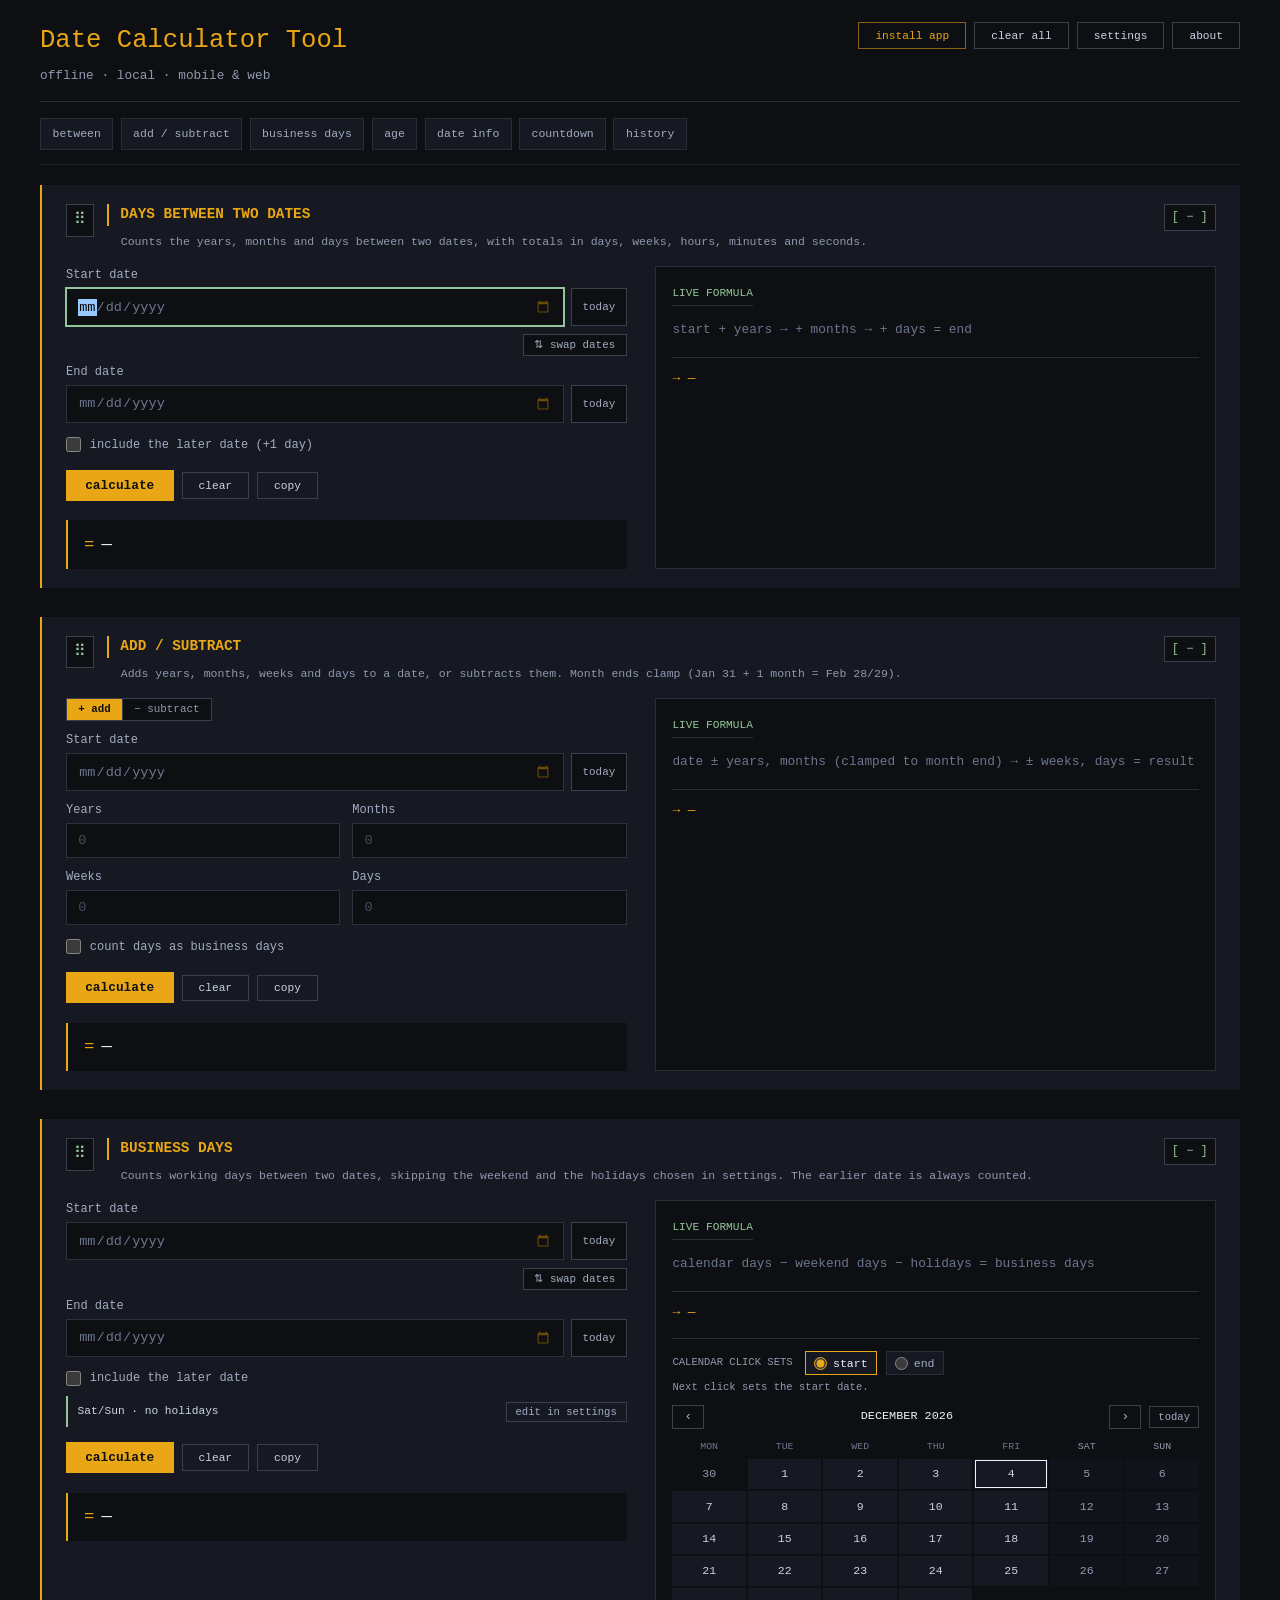
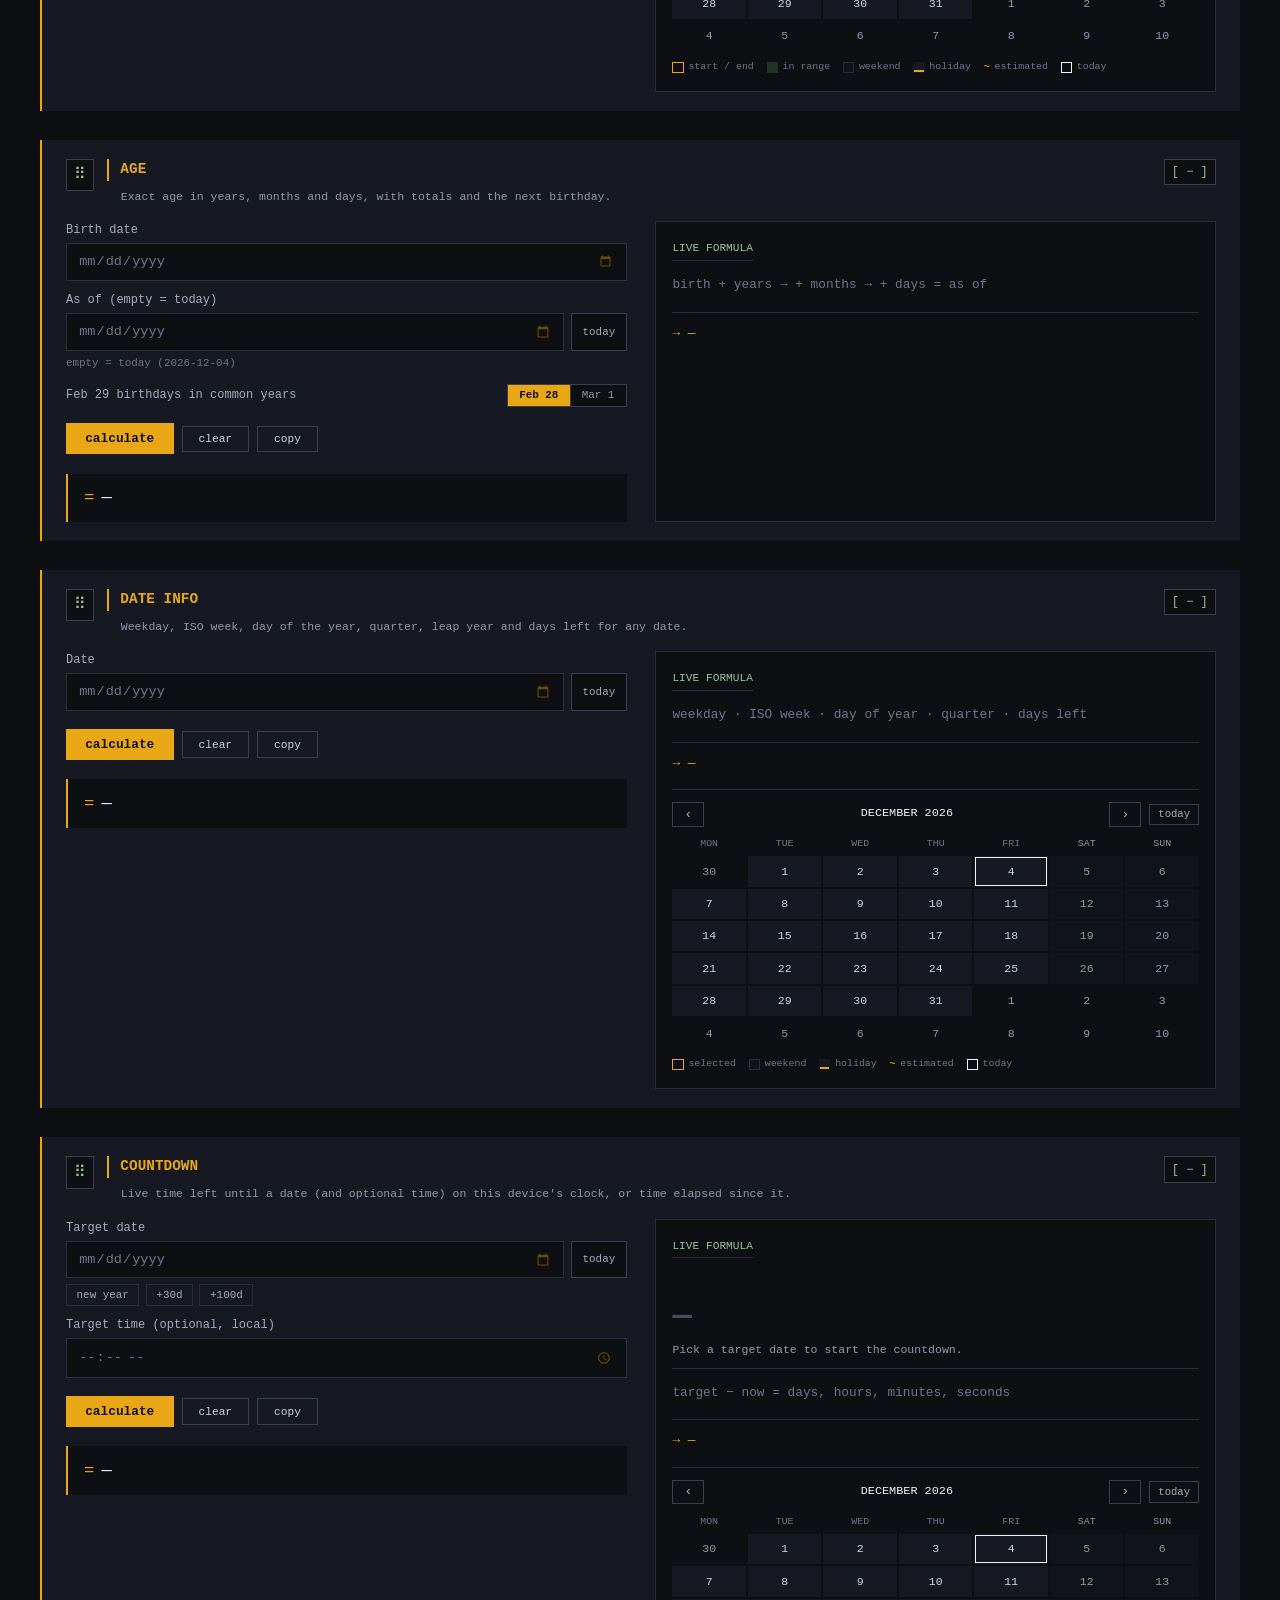
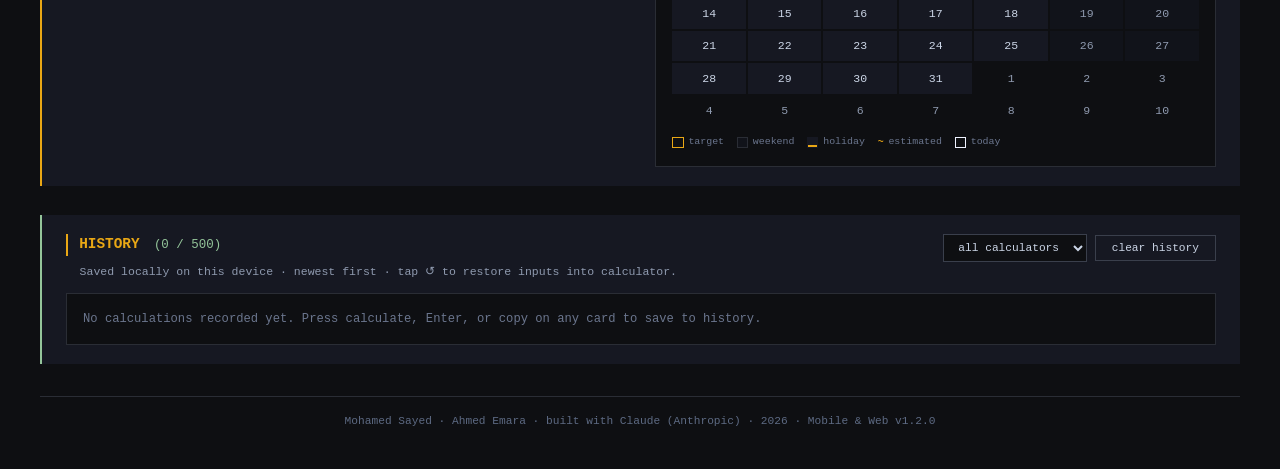
<file: mobile/index.html>
<!DOCTYPE html>
<html lang="en">
<head>
  <meta charset="UTF-8">
  <meta http-equiv="Content-Security-Policy" content="default-src 'none'; style-src 'sha256-btVhxZdJo7m0Rreuf9XyFMycrSmpAYF+hU7ws++6afk='; script-src 'sha256-hXB1Yb/hh84x5P/6+2RWG8NAHGyGAS88KON8Zvfegls='; worker-src 'self'; child-src 'self'; img-src 'self' data:; manifest-src 'self'; connect-src 'self' https://api.github.com; object-src 'none'; base-uri 'none'; form-action 'none';">
  <meta name="viewport" content="width=device-width, initial-scale=1.0, viewport-fit=cover">
  <meta name="theme-color" content="#0E0F12">
  <meta name="color-scheme" content="dark">
  <meta name="referrer" content="no-referrer">
  <meta name="mobile-web-app-capable" content="yes">
  <meta name="apple-mobile-web-app-capable" content="yes">
  <meta name="apple-mobile-web-app-status-bar-style" content="black-translucent">
  <meta name="apple-mobile-web-app-title" content="Date Tool">
  <meta name="application-name" content="Date Tool">
  <meta name="description" content="Offline date calculator: days between dates, add or subtract, business days with weekends and holidays, age, date info and countdown, with local history for iPhone, Android, and desktop browsers.">
  <title>Date Calculator Tool • Mobile</title>
  <link rel="manifest" href="./manifest.webmanifest">
  <link rel="apple-touch-icon" sizes="180x180" href="./icons/apple-touch-icon.png">
  <link rel="icon" type="image/png" sizes="64x64" href="[data-uri]">
  <style>
* {
  margin: 0;
  padding: 0;
  box-sizing: border-box;
}

html {
  scroll-behavior: smooth;
}

body {
  background: #0E0F12;
  font-family: 'SF Mono', 'Fira Code', 'Cascadia Code', 'JetBrains Mono', monospace;
  line-height: 1.5;
  color: #e2e4e8;
  padding: 2rem 1rem;
}

.hidden {
  display: none !important;
}

.app {
  max-width: 1200px;
  margin: 0 auto;
}

.header {
  margin-bottom: 1rem;
  border-bottom: 1px solid #2a2d35;
  padding-bottom: 1rem;
}

.header-row {
  display: flex;
  justify-content: space-between;
  gap: 1rem;
  align-items: flex-start;
}

.header h1 {
  font-size: 1.6rem;
  font-weight: 500;
  letter-spacing: 0;
  color: #E9A715;
}

.header p {
  font-size: 0.8rem;
  color: #8f9aaf;
  margin-top: 0.3rem;
}

.header-actions {
  display: flex;
  gap: 0.5rem;
  flex-wrap: wrap;
  justify-content: flex-end;
}

.quick-nav {
  display: flex;
  gap: 0.45rem;
  flex-wrap: wrap;
  padding: 0 0 0.85rem 0;
  margin-bottom: 1.25rem;
  border-bottom: 1px solid #1e222d;
}

.quick-link {
  background: #161822;
  border: 1px solid #2a2d35;
  color: #a3adc2;
  text-decoration: none;
  font-family: 'SF Mono', 'Fira Code', 'Cascadia Code', 'JetBrains Mono', monospace;
  font-size: 0.72rem;
  padding: 0.42rem 0.72rem;
  white-space: nowrap;
  flex-shrink: 0;
  transition: border-color 0.1s ease, color 0.1s ease;
}

.quick-link:hover,
.quick-link:focus-visible {
  border-color: #E9A715;
  color: #E9A715;
  outline: none;
}

.calc-section {
  background: #161822;
  margin-bottom: 1.8rem;
  padding: 1.2rem 1.5rem;
  border-left: 2px solid #E9A715;
  scroll-margin-top: 1rem;
  transition: border-left-color 0.12s ease, background 0.12s ease;
}

.calc-section:hover {
  border-left-color: #94C59A;
}

.calc-section.card-restored {
  border-left-color: #94C59A;
  background: #1b202d;
  box-shadow: inset 0 0 0 1px rgba(148, 197, 154, 0.45);
}

.update-banner {
  background: #161822;
  border: 1px solid #3a3f4c;
  border-left: 3px solid #94C59A;
  padding: 0.75rem 1rem;
  margin-bottom: 1.1rem;
  display: flex;
  align-items: center;
  justify-content: space-between;
  gap: 0.85rem;
  flex-wrap: wrap;
}

.update-banner-text {
  font-size: 0.78rem;
  color: #eef2ff;
}

.update-banner-actions {
  display: flex;
  align-items: center;
  gap: 0.45rem;
  flex-wrap: wrap;
}

.update-action-btn {
  padding: 0.34rem 0.75rem;
  font-size: 0.7rem;
}

.calc-grid {
  display: grid;
  grid-template-columns: 1fr 1fr;
  gap: 1.8rem;
}

.left-panel {
  display: flex;
  flex-direction: column;
}

.section-title-row {
  display: flex;
  justify-content: space-between;
  align-items: center;
  gap: 0.75rem;
  flex-wrap: wrap;
  margin-bottom: 0.45rem;
}

.section-title {
  font-size: 0.9rem;
  font-weight: 600;
  letter-spacing: 0;
  text-transform: uppercase;
  color: #E9A715;
  margin-bottom: 0.45rem;
  border-left: 2px solid #E9A715;
  padding-left: 0.7rem;
}

.section-title-row .section-title {
  margin-bottom: 0;
}

.section-subtitle {
  font-size: 0.72rem;
  color: #8f9aaf;
  margin-bottom: 1rem;
  padding-left: 0.85rem;
}

.input-row {
  margin-bottom: 0.65rem;
}

.input-row label {
  display: block;
  font-size: 0.75rem;
  font-weight: 500;
  color: #a3adc2;
  margin-bottom: 0.25rem;
  letter-spacing: 0;
}

.input-row input {
  width: 100%;
  background: #0E0F12;
  border: 1px solid #2d313c;
  border-radius: 0;
  padding: 0.55rem 0.7rem;
  font-size: 0.85rem;
  font-family: 'SF Mono', monospace;
  color: #eef2ff;
  outline: none;
  transition: border-color 0.1s ease, box-shadow 0.1s ease;
}

.input-row input:focus {
  border-color: #94C59A;
  box-shadow: 0 0 0 1px #94C59A;
}

.input-row input::placeholder {
  color: #454c5e;
}

.swap-row {
  display: flex;
  justify-content: flex-end;
  margin: -0.15rem 0 0.45rem 0;
}

.swap-btn {
  background: #0E0F12;
  border: 1px solid #3a3f4c;
  color: #a3adc2;
  font-family: 'SF Mono', monospace;
  font-size: 0.68rem;
  padding: 0.22rem 0.65rem;
  cursor: pointer;
  transition: border-color 0.1s ease, color 0.1s ease;
}

.swap-btn:hover {
  border-color: #E9A715;
  color: #E9A715;
}

.mode-toggle {
  display: inline-flex;
  border: 1px solid #3a3f4c;
  background: #0E0F12;
}

.mode-btn {
  background: transparent;
  border: none;
  color: #8f9aaf;
  font-family: 'SF Mono', monospace;
  font-size: 0.68rem;
  padding: 0.28rem 0.7rem;
  cursor: pointer;
  transition: background 0.1s ease, color 0.1s ease;
}

.mode-btn + .mode-btn {
  border-left: 1px solid #3a3f4c;
}

.mode-btn:hover {
  color: #eef2ff;
}

.mode-btn.active {
  background: #E9A715;
  color: #0E0F12;
  font-weight: 600;
}

.button-group {
  display: flex;
  gap: 0.5rem;
  align-items: center;
  margin: 0.5rem 0 1rem 0;
  flex-wrap: wrap;
}

.calc-btn {
  background: #E9A715;
  border: none;
  color: #0E0F12;
  font-family: 'SF Mono', monospace;
  font-weight: 600;
  font-size: 0.8rem;
  padding: 0.5rem 1.2rem;
  cursor: pointer;
  width: auto;
  letter-spacing: 0;
  transition: opacity 0.1s ease;
}

.calc-btn:hover {
  opacity: 0.9;
}

.reset-btn,
.copy-btn,
.utility-btn {
  background: transparent;
  border: 1px solid #3a3f4c;
  color: #cbd5e6;
  font-family: 'SF Mono', monospace;
  font-size: 0.7rem;
  padding: 0.4rem 1rem;
  cursor: pointer;
  transition: border-color 0.1s ease, color 0.1s ease;
}

.reset-btn:hover,
.copy-btn:hover,
.utility-btn:hover {
  border-color: #E9A715;
  color: #E9A715;
}

.copy-btn.copied {
  border-color: #94C59A;
  color: #94C59A;
}

.result {
  background: #0E0F12;
  border-left: 2px solid #E9A715;
  padding: 0.7rem 1rem;
  font-size: 1.08rem;
  font-family: monospace;
  margin-top: 0.2rem;
  word-break: break-word;
  color: #eef2ff;
}

.result-prefix {
  color: #E9A715;
  margin-right: 0.45rem;
}

.error-text {
  color: #E9A715;
}

.right-panel {
  background: #0E0F12;
  padding: 1rem;
  border: 1px solid #2a2d35;
  font-size: 0.8rem;
}

.formula-title {
  font-size: 0.7rem;
  text-transform: uppercase;
  color: #94C59A;
  letter-spacing: 0;
  margin-bottom: 0.8rem;
  border-bottom: 1px solid #2a2d35;
  display: inline-block;
  padding-bottom: 0.2rem;
}

.live-formula {
  font-family: monospace;
  line-height: 1.7;
  color: #cbd5e6;
}

.live-result {
  margin-top: 1rem;
  padding-top: 0.7rem;
  border-top: 1px solid #2a2d35;
  color: #E9A715;
  font-weight: 500;
}

/* Persistent History Tape */
.history-section {
  border-left-color: #94C59A;
}

.history-header {
  display: flex;
  justify-content: space-between;
  align-items: flex-start;
  gap: 1rem;
  flex-wrap: wrap;
  margin-bottom: 0.8rem;
}

.history-count {
  color: #94C59A;
  font-weight: 500;
  font-size: 0.78rem;
  margin-left: 0.35rem;
}

.history-subtitle {
  margin-bottom: 0;
}

.history-actions {
  display: flex;
  align-items: center;
  gap: 0.5rem;
  flex-wrap: wrap;
}

.confirm-group {
  display: inline-flex;
  align-items: center;
  gap: 0.45rem;
  flex-wrap: wrap;
}

.confirm-label {
  font-size: 0.72rem;
  color: #E9A715;
}

.confirm-yes-btn {
  padding: 0.38rem 0.85rem;
  font-size: 0.7rem;
}

/* History read-only banner (A3) */
.history-readonly {
  display: flex;
  align-items: center;
  justify-content: space-between;
  flex-wrap: wrap;
  gap: 0.6rem 0.9rem;
  background: #161822;
  border: 1px solid #3a3f4c;
  border-left: 3px solid #E9A715;
  padding: 0.7rem 0.9rem;
  margin-bottom: 0.8rem;
}

.history-readonly-text {
  display: flex;
  flex-direction: column;
  gap: 0.2rem;
  flex: 1 1 16rem;
  min-width: 0;
}

.history-readonly-title {
  font-size: 0.78rem;
  color: #eef2ff;
}

.history-readonly-detail {
  font-size: 0.7rem;
  color: #a3adc2;
}

.history-readonly-actions {
  display: flex;
  align-items: center;
  flex-wrap: wrap;
  gap: 0.45rem;
}

.reset-btn:disabled,
.copy-btn:disabled,
.calc-btn:disabled {
  opacity: 0.4;
  cursor: default;
}

.reset-btn:disabled:hover {
  border-color: #3a3f4c;
  color: #cbd5e6;
}

.history-list {
  background: #0E0F12;
  border: 1px solid #2a2d35;
  max-height: 320px;
  overflow-y: auto;
}

.history-empty {
  padding: 1rem;
  font-size: 0.76rem;
  color: #6b768e;
}

.history-item {
  display: flex;
  justify-content: space-between;
  align-items: center;
  gap: 0.8rem;
  padding: 0.6rem 0.9rem;
  border-bottom: 1px solid #1e222d;
  font-size: 0.78rem;
  flex-wrap: wrap;
}

.history-item:last-child {
  border-bottom: none;
}

.history-main {
  display: flex;
  align-items: baseline;
  gap: 0.6rem;
  flex-wrap: wrap;
  min-width: 0;
  flex: 1;
}

.history-time {
  color: #6b768e;
  font-size: 0.7rem;
}

.history-calc {
  color: #94C59A;
  font-weight: 600;
  font-size: 0.72rem;
  text-transform: uppercase;
}

.history-inputs {
  color: #cbd5e6;
}

.history-arrow {
  color: #E9A715;
}

.history-result {
  color: #eef2ff;
  font-weight: 600;
}

.history-row-actions {
  display: flex;
  gap: 0.4rem;
  align-items: center;
}

.history-row-actions .copy-btn,
.history-row-actions .reset-btn {
  padding: 0.25rem 0.65rem;
  font-size: 0.66rem;
}

.history-filter {
  background: #0E0F12;
  border: 1px solid #3a3f4c;
  color: #cbd5e6;
  font-family: 'SF Mono', monospace;
  font-size: 0.7rem;
  padding: 0.38rem 0.65rem;
  outline: none;
  cursor: pointer;
}

.history-filter:focus {
  border-color: #E9A715;
}

.history-delete-btn {
  padding: 0.25rem 0.52rem !important;
  color: #8f9aaf;
}

.history-delete-btn:hover {
  border-color: #E9A715;
  color: #E9A715;
}

.settings-toggle-row {
  display: flex;
  align-items: center;
  gap: 0.6rem;
  font-size: 0.78rem;
  color: #eef2ff;
  margin-bottom: 0.55rem;
  cursor: pointer;
}

.settings-checkbox {
  width: 15px;
  height: 15px;
  accent-color: #E9A715;
  cursor: pointer;
}

.settings-actions-row {
  display: flex;
  align-items: center;
  gap: 0.5rem;
  flex-wrap: wrap;
  margin-top: 0.85rem;
}

.update-status-text {
  margin-top: 0.75rem;
  font-size: 0.73rem;
  color: #94C59A;
  border-top: 1px solid #2a2d35;
  padding-top: 0.65rem;
}

.update-status-text.is-error {
  color: #E9A715;
}

/* Redesigned Dark Terminal About Modal */
.modal-backdrop {
  position: fixed;
  inset: 0;
  background: rgba(8, 9, 12, 0.78);
  display: flex;
  align-items: center;
  justify-content: center;
  padding: 1rem;
  z-index: 1000;
}

.modal-card {
  background: #161822;
  border: 1px solid #2a2d35;
  border-left: 3px solid #E9A715;
  max-width: 540px;
  width: 100%;
  padding: 1.4rem 1.6rem;
  box-shadow: 0 20px 50px rgba(0, 0, 0, 0.65);
}

.modal-header {
  display: flex;
  justify-content: space-between;
  align-items: center;
  gap: 1rem;
  margin-bottom: 1.1rem;
}

.modal-title {
  font-size: 0.82rem;
  font-weight: 600;
  color: #E9A715;
  letter-spacing: 0.03em;
  text-transform: uppercase;
}

.modal-close-x {
  background: transparent;
  border: none;
  color: #a3adc2;
  font-family: 'SF Mono', monospace;
  font-size: 0.82rem;
  cursor: pointer;
  padding: 0.15rem 0.35rem;
  transition: color 0.1s ease;
}

.modal-close-x:hover {
  color: #E9A715;
}

.about-identity {
  display: flex;
  align-items: center;
  gap: 1rem;
  margin-bottom: 1.15rem;
}

.about-icon-badge {
  width: 48px;
  height: 48px;
  background: #0E0F12;
  border: 1px solid #2d313c;
  color: #E9A715;
  font-size: 1.55rem;
  font-weight: 700;
  display: flex;
  align-items: center;
  justify-content: center;
  flex-shrink: 0;
}

.about-app-name {
  font-size: 1.05rem;
  font-weight: 600;
  color: #eef2ff;
  margin-bottom: 0.3rem;
}

.about-version-pill {
  display: inline-block;
  border: 1px solid #94C59A;
  color: #94C59A;
  background: rgba(148, 197, 154, 0.08);
  font-size: 0.7rem;
  padding: 0.12rem 0.55rem;
}

.about-box {
  background: #0E0F12;
  border: 1px solid #2a2d35;
  padding: 0.9rem 1rem;
  margin-bottom: 0.9rem;
}

.about-box-title {
  font-size: 0.72rem;
  font-weight: 600;
  color: #94C59A;
  text-transform: uppercase;
  margin-bottom: 0.65rem;
  letter-spacing: 0.03em;
}

.credits-row {
  display: flex;
  align-items: center;
  gap: 0.45rem;
  flex-wrap: wrap;
}

.credits-row + .credits-row {
  margin-top: 0.5rem;
}

.credit-pill {
  font-size: 0.76rem;
  padding: 0.18rem 0.6rem;
  border: 1px solid #3a3f4c;
}

.credit-pill-gold {
  background: rgba(233, 167, 21, 0.14);
  border-color: rgba(233, 167, 21, 0.45);
  color: #E9A715;
  font-weight: 600;
}

.credit-pill-slate {
  background: #161822;
  border-color: #3a3f4c;
  color: #e2e4e8;
}

.credit-dot {
  color: #6b768e;
  font-weight: 600;
}

.privacy-indicators {
  display: flex;
  gap: 0.9rem;
  flex-wrap: wrap;
  margin-bottom: 0.5rem;
}

.privacy-badge {
  color: #94C59A;
  font-size: 0.74rem;
  font-weight: 500;
}

.about-privacy-text {
  font-size: 0.73rem;
  color: #cbd5e6;
  line-height: 1.5;
}

.about-url-row {
  display: flex;
  align-items: center;
  justify-content: space-between;
  gap: 0.65rem;
  flex-wrap: wrap;
  margin-top: 0.45rem;
}

.about-url-text {
  color: #E9A715;
  font-size: 0.73rem;
  word-break: break-all;
  user-select: all;
}

.modal-footer {
  display: flex;
  justify-content: flex-end;
  margin-top: 0.3rem;
}

footer {
  margin-top: 2rem;
  font-size: 0.7rem;
  color: #5d6a83;
  text-align: center;
  border-top: 1px solid #2a2d35;
  padding-top: 1rem;
}

@media (max-width: 760px) {
  .header-row {
    flex-direction: column;
  }

  .header-actions {
    justify-content: flex-start;
  }

  .calc-grid {
    grid-template-columns: 1fr;
    gap: 1rem;
  }

  .calc-section {
    padding: 1rem;
  }
}

/* ===================================================================
   Date Calculator Tool additions. Everything above this line is the
   reference design system, kept verbatim. Hardcoded hex values on
   purpose (no tokens), so both apps stay visually identical.
   =================================================================== */

body {
  padding:
    calc(2rem + env(safe-area-inset-top, 0px))
    calc(1rem + env(safe-area-inset-right, 0px))
    calc(2rem + env(safe-area-inset-bottom, 0px))
    calc(1rem + env(safe-area-inset-left, 0px));
}

/* Keyboard focus: visible ring on every control, never on mouse click. */
button:focus-visible,
select:focus-visible,
a:focus-visible,
input[type="checkbox"]:focus-visible {
  outline: 1px solid #94C59A;
  outline-offset: 2px;
}

.quick-link:focus-visible {
  outline: none;
}

.sr-only {
  position: absolute;
  width: 1px;
  height: 1px;
  padding: 0;
  margin: -1px;
  overflow: hidden;
  clip: rect(0, 0, 0, 0);
  white-space: nowrap;
  border: 0;
}

/* Date and time inputs */
.date-row {
  display: flex;
  gap: 0.45rem;
  align-items: stretch;
}

.date-row input {
  flex: 1 1 auto;
  min-width: 0;
}

.input-row input[type="date"],
.input-row input[type="time"],
.settings-input[type="date"] {
  color-scheme: dark;
  min-height: 2.35rem;
}

.input-row input.date-empty,
.settings-input.date-empty {
  color: #6b768e;
}

input[type="date"]::-webkit-calendar-picker-indicator,
input[type="time"]::-webkit-calendar-picker-indicator {
  filter: invert(0.75) sepia(1) saturate(4) hue-rotate(5deg);
  cursor: pointer;
}

input[type="date"]::-webkit-date-and-time-value,
input[type="time"]::-webkit-date-and-time-value {
  text-align: left;
}

.today-btn {
  background: #0E0F12;
  border: 1px solid #3a3f4c;
  color: #a3adc2;
  font-family: 'SF Mono', monospace;
  font-size: 0.68rem;
  padding: 0.22rem 0.65rem;
  cursor: pointer;
  flex-shrink: 0;
  transition: border-color 0.1s ease, color 0.1s ease;
}

.today-btn:hover {
  border-color: #E9A715;
  color: #E9A715;
}

.field-hint {
  font-size: 0.68rem;
  color: #6b768e;
  margin-top: 0.25rem;
}

/* Integer amount inputs (Add / Subtract) */
.amount-grid {
  display: grid;
  grid-template-columns: 1fr 1fr;
  gap: 0 0.75rem;
}

/* Checkbox rows inside cards */
.check-row {
  display: flex;
  align-items: center;
  gap: 0.55rem;
  font-size: 0.75rem;
  color: #a3adc2;
  margin: 0.15rem 0 0.55rem 0;
  cursor: pointer;
}

.toggle-row {
  display: flex;
  align-items: center;
  justify-content: space-between;
  gap: 0.6rem;
  flex-wrap: wrap;
  margin: 0.15rem 0 0.55rem 0;
}

.toggle-row-label {
  font-size: 0.75rem;
  color: #a3adc2;
}

.business-note {
  font-size: 0.68rem;
  color: #8f9aaf;
  margin: -0.2rem 0 0.5rem 0;
  padding-left: 0.6rem;
  border-left: 2px solid #2a2d35;
}

.calendar-summary {
  display: flex;
  align-items: center;
  justify-content: space-between;
  gap: 0.5rem;
  flex-wrap: wrap;
  font-size: 0.7rem;
  color: #8f9aaf;
  margin: 0 0 0.45rem 0;
  padding: 0.35rem 0 0.35rem 0.6rem;
  border-left: 2px solid #94C59A;
}

.calendar-summary-text {
  color: #cbd5e6;
  word-break: break-word;
}

.link-btn {
  background: transparent;
  border: 1px solid #3a3f4c;
  color: #a3adc2;
  font-family: 'SF Mono', monospace;
  font-size: 0.66rem;
  padding: 0.18rem 0.55rem;
  cursor: pointer;
  transition: border-color 0.1s ease, color 0.1s ease;
}

.link-btn:hover {
  border-color: #E9A715;
  color: #E9A715;
}

/* Quick target pills (Countdown) */
.quick-pills {
  display: flex;
  gap: 0.4rem;
  flex-wrap: wrap;
  margin-top: 0.4rem;
}

.quick-pill {
  background: #161822;
  border: 1px solid #2a2d35;
  color: #a3adc2;
  font-family: 'SF Mono', monospace;
  font-size: 0.68rem;
  padding: 0.22rem 0.6rem;
  cursor: pointer;
  transition: border-color 0.1s ease, color 0.1s ease;
}

.quick-pill:hover {
  border-color: #E9A715;
  color: #E9A715;
}

/* Multi-line results */
.result-line + .result-line {
  margin-top: 0.15rem;
}

.result-sub {
  display: block;
  font-size: 0.76rem;
  color: #a3adc2;
  margin-top: 0.3rem;
}

.result-warning {
  display: block;
  font-size: 0.72rem;
  color: #E9A715;
  margin-top: 0.35rem;
}

.info-rows {
  display: grid;
  grid-template-columns: auto 1fr;
  gap: 0.2rem 0.9rem;
  font-size: 0.8rem;
}

.info-key {
  color: #8f9aaf;
}

.info-val {
  color: #eef2ff;
  word-break: break-word;
}

/* Live formula trace lines */
.trace {
  list-style: none;
}

.trace li {
  word-break: break-word;
}

.trace li + li {
  margin-top: 0.05rem;
}

.trace .trace-hint {
  color: #6b768e;
}

.trace .trace-note {
  color: #8f9aaf;
}

/* Mini calendar */
.mini-cal {
  margin-top: 1rem;
  padding-top: 0.75rem;
  border-top: 1px solid #2a2d35;
}

.mini-cal-head {
  display: flex;
  align-items: center;
  justify-content: space-between;
  gap: 0.5rem;
  margin-bottom: 0.5rem;
}

.mini-cal-nav.mini-cal-today {
  font-size: 0.66rem;
  text-transform: lowercase;
}

/* Business Days: which field a calendar click fills */
.cal-pick {
  display: flex;
  align-items: center;
  flex-wrap: wrap;
  gap: 0.35rem 0.6rem;
  border: none;
  margin: 0 0 0.3rem 0;
  padding: 0;
  min-width: 0;
}

.cal-pick-legend {
  float: left;
  font-size: 0.66rem;
  color: #8f9aaf;
  text-transform: uppercase;
  padding: 0;
  margin-right: 0.2rem;
}

.cal-pick-opt {
  display: inline-flex;
  align-items: center;
  gap: 0.35rem;
  font-size: 0.72rem;
  color: #a3adc2;
  cursor: pointer;
  padding: 0.15rem 0.5rem;
  border: 1px solid #2a2d35;
  background: #161822;
}

.cal-pick-opt input {
  accent-color: #E9A715;
  margin: 0;
}

.cal-pick-opt:has(input:checked) {
  border-color: #E9A715;
  color: #eef2ff;
}

.cal-pick-opt:has(input:focus-visible) {
  outline: 1px solid #94C59A;
  outline-offset: 2px;
}

.cal-pick-hint {
  font-size: 0.66rem;
  color: #8f9aaf;
  margin-bottom: 0.55rem;
}

.mini-cal-title {
  font-size: 0.74rem;
  color: #eef2ff;
  text-transform: uppercase;
  text-align: center;
  flex: 1;
}

.mini-cal-nav {
  background: #0E0F12;
  border: 1px solid #3a3f4c;
  color: #a3adc2;
  font-family: 'SF Mono', monospace;
  font-size: 0.85rem;
  line-height: 1;
  min-width: 2rem;
  padding: 0.28rem 0.5rem;
  cursor: pointer;
  transition: border-color 0.1s ease, color 0.1s ease;
}

.mini-cal-nav:hover {
  border-color: #E9A715;
  color: #E9A715;
}

.mini-cal-nav:disabled {
  opacity: 0.35;
  cursor: default;
}

.mini-cal-nav:disabled:hover {
  border-color: #3a3f4c;
  color: #a3adc2;
}

.mini-cal-weekdays,
.mini-cal-grid {
  display: grid;
  grid-template-columns: repeat(7, minmax(0, 1fr));
  gap: 2px;
}

.mini-cal-weekdays {
  margin-bottom: 2px;
}

.mini-cal-dow {
  font-size: 0.62rem;
  color: #6b768e;
  text-align: center;
  text-transform: uppercase;
  padding: 0.15rem 0;
}

.mini-cal-dow.weekend {
  color: #8f9aaf;
}

.mini-cal-cell {
  position: relative;
  display: flex;
  align-items: center;
  justify-content: center;
  width: 100%;
  min-width: 0;
  min-height: 1.9rem;
  margin: 0;
  background: #161822;
  border: 1px solid transparent;
  border-radius: 0;
  color: #cbd5e6;
  font-family: 'SF Mono', monospace;
  font-size: 0.72rem;
  line-height: 1;
  font-variant-numeric: tabular-nums;
  padding: 0;
  -webkit-appearance: none;
  appearance: none;
  -webkit-tap-highlight-color: transparent;
  touch-action: manipulation;
}

button.mini-cal-cell {
  cursor: pointer;
}

@media (hover: hover) {
  button.mini-cal-cell:not(:disabled):not(.endpoint):hover {
    border-color: #3a3f4c;
  }
}

/* Beats the generic button:focus-visible ring; drawn inside the cell. */
.mini-cal-cell:focus-visible {
  outline: 2px solid #eef2ff;
  outline-offset: -2px;
}

.mini-cal-cell.weekend {
  background: #11131a;
  color: #8f9aaf;
}

/* Out-of-month days stay readable (>= 4.5:1 on #0E0F12) and clickable. */
.mini-cal-cell.out {
  background: transparent;
  color: #8f9aaf;
}

/* Only dates outside 0001-01-01..9999-12-31 keep the very dim look. */
.mini-cal-cell.out-of-range,
.mini-cal-cell:disabled {
  opacity: 0.25;
  cursor: default;
}

.mini-cal-cell.holiday {
  color: #E9A715;
  box-shadow: inset 0 -2px 0 #E9A715;
}

.mini-cal-cell.holiday.approx::after {
  content: "~";
  position: absolute;
  top: 0;
  right: 3px;
  font-size: 0.6rem;
  line-height: 1.2;
  color: #E9A715;
}

.mini-cal-cell.in-range {
  background: rgba(148, 197, 154, 0.18);
}

.mini-cal-cell.out.in-range {
  background: rgba(148, 197, 154, 0.08);
}

.mini-cal-cell.endpoint,
.mini-cal-cell.selected,
.mini-cal-cell.pick-start,
.mini-cal-cell.pick-end {
  border-color: #E9A715;
  color: #eef2ff;
  font-weight: 600;
}

.mini-cal-cell.selected {
  background: rgba(233, 167, 21, 0.18);
}

/* Start and end differ by a gold bar on their outer edge. */
.mini-cal-cell.pick-start::before,
.mini-cal-cell.pick-end::before {
  content: "";
  position: absolute;
  top: 0;
  bottom: 0;
  width: 3px;
  background: #E9A715;
}

.mini-cal-cell.pick-start::before {
  left: 0;
}

.mini-cal-cell.pick-end::before {
  right: 0;
}

.mini-cal-cell.pick-start.pick-end::before {
  left: 0;
  right: 0;
  width: auto;
  height: 3px;
  bottom: auto;
}

/* Inset rings combine, so today and holiday both survive on one cell. */
.mini-cal-cell.today {
  box-shadow: inset 0 0 0 1px #eef2ff;
}

.mini-cal-cell.today.holiday {
  box-shadow: inset 0 0 0 1px #eef2ff, inset 0 -2px 0 #E9A715;
}

.mini-cal-legend {
  display: flex;
  flex-wrap: wrap;
  gap: 0.35rem 0.8rem;
  margin-top: 0.55rem;
  font-size: 0.62rem;
  color: #6b768e;
}

.legend-item {
  display: inline-flex;
  align-items: center;
  gap: 0.3rem;
}

.legend-swatch {
  display: inline-block;
  width: 0.7rem;
  height: 0.7rem;
  border: 1px solid transparent;
}

.legend-swatch.swatch-range {
  background: rgba(148, 197, 154, 0.18);
}

.legend-swatch.swatch-weekend {
  background: #11131a;
  border-color: #2a2d35;
}

.legend-swatch.swatch-holiday {
  background: #161822;
  box-shadow: inset 0 -2px 0 #E9A715;
}

.legend-swatch.swatch-endpoint {
  border-color: #E9A715;
}

.legend-swatch.swatch-today {
  border-color: #eef2ff;
}

.legend-mark {
  color: #E9A715;
  font-weight: 600;
}

/* Holidays hit (Business Days card) */
.holiday-hits {
  margin-top: 0.85rem;
  padding-top: 0.65rem;
  border-top: 1px solid #2a2d35;
}

.holiday-hits-title {
  font-size: 0.66rem;
  text-transform: uppercase;
  color: #94C59A;
  margin-bottom: 0.4rem;
}

.holiday-hit-list {
  list-style: none;
  max-height: 180px;
  overflow-y: auto;
}

.holiday-hit-list li {
  display: flex;
  justify-content: space-between;
  align-items: baseline;
  gap: 0.6rem;
  padding: 0.22rem 0;
  border-bottom: 1px solid #1e222d;
  font-size: 0.72rem;
  color: #cbd5e6;
}

.holiday-hit-list li:last-child {
  border-bottom: none;
}

.holiday-hit-date {
  color: #94C59A;
  white-space: nowrap;
  font-variant-numeric: tabular-nums;
}

.holiday-hit-name {
  word-break: break-word;
}

.holiday-hit-more {
  font-size: 0.68rem;
  color: #8f9aaf;
  margin-top: 0.35rem;
}

.approx-tag {
  display: inline-block;
  border: 1px solid rgba(233, 167, 21, 0.45);
  background: rgba(233, 167, 21, 0.08);
  color: #E9A715;
  font-size: 0.6rem;
  line-height: 1.4;
  padding: 0 0.35rem;
  white-space: nowrap;
}

/* Countdown */
.countdown-big {
  font-size: 2rem;
  font-weight: 600;
  line-height: 1.2;
  color: #E9A715;
  font-variant-numeric: tabular-nums;
  letter-spacing: 0;
  word-break: break-word;
  margin-bottom: 0.35rem;
}

.countdown-big.is-past {
  color: #94C59A;
}

.countdown-big.is-idle {
  color: #454c5e;
}

.countdown-status {
  font-size: 0.72rem;
  color: #8f9aaf;
  margin-bottom: 0.8rem;
  padding-bottom: 0.6rem;
  border-bottom: 1px solid #2a2d35;
}

.cd-phase-row {
  min-height: 1.3rem;
  margin-bottom: 0.3rem;
}

.cd-phase {
  display: inline-block;
  border: 1px solid #94C59A;
  color: #94C59A;
  font-size: 0.62rem;
  line-height: 1.5;
  text-transform: uppercase;
  padding: 0 0.45rem;
  white-space: nowrap;
}

.cd-phase.is-finished {
  background: #E9A715;
  border-color: #E9A715;
  color: #0E0F12;
  font-weight: 600;
}

.cd-saved-note {
  display: flex;
  align-items: center;
  justify-content: space-between;
  flex-wrap: wrap;
  gap: 0.4rem 0.6rem;
  font-size: 0.68rem;
  color: #8f9aaf;
  margin: -0.1rem 0 0.6rem 0;
  padding-left: 0.6rem;
  border-left: 2px solid #2a2d35;
}

.cd-saved-note-text {
  flex: 1 1 12rem;
  min-width: 0;
}

/* Settings: shared field styles */
.modal-card {
  max-height: calc(100vh - 2rem);
  overflow-y: auto;
}

.modal-card-wide {
  max-width: 680px;
}

.settings-field {
  display: flex;
  flex-direction: column;
  gap: 0.25rem;
  margin-bottom: 0.6rem;
}

.settings-label {
  font-size: 0.72rem;
  color: #a3adc2;
}

.settings-select {
  align-self: flex-start;
  max-width: 100%;
}

.settings-input {
  width: 100%;
  background: #0E0F12;
  border: 1px solid #2d313c;
  border-radius: 0;
  padding: 0.45rem 0.6rem;
  font-size: 0.78rem;
  font-family: 'SF Mono', monospace;
  color: #eef2ff;
  outline: none;
  transition: border-color 0.1s ease, box-shadow 0.1s ease;
}

.settings-input:focus {
  border-color: #94C59A;
  box-shadow: 0 0 0 1px #94C59A;
}

.settings-input::placeholder {
  color: #454c5e;
}

.settings-hint {
  font-size: 0.7rem;
  color: #8f9aaf;
  line-height: 1.5;
  margin-top: 0.55rem;
}

.settings-error {
  font-size: 0.72rem;
  color: #E9A715;
  margin-top: 0.5rem;
}

/* Settings: weekend */
.weekend-toggle {
  flex-wrap: wrap;
}

.weekday-fieldset {
  border: 1px solid #2a2d35;
  padding: 0.55rem 0.7rem 0.7rem;
  margin-top: 0.75rem;
}

.weekday-fieldset legend {
  font-size: 0.7rem;
  color: #a3adc2;
  padding: 0 0.35rem;
}

.weekday-grid {
  display: grid;
  grid-template-columns: repeat(7, minmax(0, 1fr));
  gap: 0.35rem;
}

.weekday-pill {
  position: relative;
  display: block;
  cursor: pointer;
}

.weekday-pill input {
  position: absolute;
  opacity: 0;
  width: 1px;
  height: 1px;
  margin: 0;
}

.weekday-pill span {
  display: flex;
  align-items: center;
  justify-content: center;
  min-height: 2rem;
  border: 1px solid #3a3f4c;
  background: #0E0F12;
  color: #a3adc2;
  font-size: 0.7rem;
  transition: background 0.1s ease, color 0.1s ease, border-color 0.1s ease;
}

.weekday-pill:hover span {
  border-color: #E9A715;
}

.weekday-pill input:checked + span {
  background: #E9A715;
  border-color: #E9A715;
  color: #0E0F12;
  font-weight: 600;
}

.weekday-pill input:focus-visible + span {
  outline: 1px solid #94C59A;
  outline-offset: 2px;
}

/* Settings: holidays */
.hijri-block {
  margin-top: 0.4rem;
}

.hijri-row {
  display: flex;
  align-items: center;
  gap: 0.6rem;
  flex-wrap: wrap;
}

.stepper {
  display: inline-flex;
  align-items: stretch;
  border: 1px solid #3a3f4c;
  background: #0E0F12;
}

.stepper-btn {
  background: transparent;
  border: none;
  color: #a3adc2;
  font-family: 'SF Mono', monospace;
  font-size: 0.85rem;
  min-width: 2rem;
  padding: 0.2rem 0.5rem;
  cursor: pointer;
  transition: color 0.1s ease;
}

.stepper-btn:hover {
  color: #E9A715;
}

.stepper-btn:disabled {
  opacity: 0.35;
  cursor: default;
}

.stepper-value {
  display: flex;
  align-items: center;
  justify-content: center;
  min-width: 3ch;
  padding: 0 0.4rem;
  border-left: 1px solid #3a3f4c;
  border-right: 1px solid #3a3f4c;
  color: #eef2ff;
  font-size: 0.78rem;
  font-variant-numeric: tabular-nums;
}

.year-picker {
  display: flex;
  align-items: center;
  justify-content: center;
  gap: 0.75rem;
  margin: 0.85rem 0 0.5rem 0;
}

.year-picker-value {
  min-width: 5ch;
  text-align: center;
  color: #eef2ff;
  font-size: 0.85rem;
  font-weight: 600;
  font-variant-numeric: tabular-nums;
}

.holiday-list,
.custom-holiday-list {
  list-style: none;
  border: 1px solid #2a2d35;
  max-height: 280px;
  overflow-y: auto;
}

.holiday-empty {
  padding: 0.7rem 0.8rem;
  font-size: 0.72rem;
  color: #6b768e;
}

.holiday-row {
  display: grid;
  grid-template-columns: minmax(0, 1fr) auto;
  align-items: center;
  gap: 0.3rem 0.7rem;
  padding: 0.45rem 0.7rem;
  border-bottom: 1px solid #1e222d;
  font-size: 0.74rem;
}

.holiday-row:last-child {
  border-bottom: none;
}

.holiday-check {
  display: flex;
  align-items: center;
  gap: 0.55rem;
  min-width: 0;
  color: #eef2ff;
  cursor: pointer;
}

.holiday-name {
  word-break: break-word;
}

.holiday-meta {
  display: flex;
  align-items: center;
  gap: 0.45rem;
  justify-content: flex-end;
  flex-wrap: wrap;
}

.holiday-date {
  color: #94C59A;
  white-space: nowrap;
  font-variant-numeric: tabular-nums;
}

.holiday-observed {
  color: #8f9aaf;
  font-size: 0.66rem;
}

.holiday-row.is-excluded .holiday-name,
.holiday-row.is-excluded .holiday-date {
  color: #6b768e;
  text-decoration: line-through;
}

.holiday-override {
  grid-column: 1 / -1;
  display: flex;
  align-items: center;
  gap: 0.5rem;
  flex-wrap: wrap;
  padding-left: 1.6rem;
}

.holiday-override label {
  font-size: 0.66rem;
  color: #8f9aaf;
}

.holiday-override .settings-input {
  width: auto;
  flex: 0 1 11rem;
  padding: 0.25rem 0.45rem;
  font-size: 0.72rem;
}

/* Settings: custom holidays */
.custom-holiday-form {
  display: grid;
  grid-template-columns: minmax(0, 1fr) minmax(0, 11rem);
  gap: 0 0.7rem;
  align-items: end;
}

.custom-holiday-name {
  grid-column: 1 / -1;
}

.custom-holiday-yearly {
  margin-bottom: 0.6rem;
}

.custom-holiday-add {
  justify-self: start;
  margin-bottom: 0.6rem;
}

.custom-holiday-list {
  margin-top: 0.4rem;
}

.custom-holiday-row {
  display: flex;
  align-items: center;
  justify-content: space-between;
  gap: 0.6rem;
  padding: 0.4rem 0.7rem;
  border-bottom: 1px solid #1e222d;
  font-size: 0.74rem;
}

.custom-holiday-row:last-child {
  border-bottom: none;
}

.custom-holiday-main {
  display: flex;
  align-items: baseline;
  gap: 0.6rem;
  flex-wrap: wrap;
  min-width: 0;
  flex: 1;
}

.custom-holiday-row .holiday-name {
  color: #eef2ff;
}

.custom-holiday-row .reset-btn {
  padding: 0.22rem 0.55rem;
  font-size: 0.66rem;
}

.yearly-tag {
  display: inline-block;
  border: 1px solid rgba(148, 197, 154, 0.45);
  color: #94C59A;
  font-size: 0.6rem;
  line-height: 1.4;
  padding: 0 0.35rem;
}

/* About: stated limits */
.about-limits {
  list-style: square inside;
  font-size: 0.73rem;
  color: #cbd5e6;
  line-height: 1.55;
}

.about-limits li + li {
  margin-top: 0.2rem;
}

/* Responsive: 760 / 540 / 440 */
@media (max-width: 760px) {
  .header h1 {
    font-size: 1.35rem;
  }

  .countdown-big {
    font-size: 1.7rem;
  }
}

@media (max-width: 540px) {
  .modal-backdrop {
    padding:
      calc(0.5rem + env(safe-area-inset-top, 0px))
      calc(0.5rem + env(safe-area-inset-right, 0px))
      calc(0.5rem + env(safe-area-inset-bottom, 0px))
      calc(0.5rem + env(safe-area-inset-left, 0px));
  }

  .modal-card {
    padding: 1.1rem 1rem;
    max-height: calc(100vh - 1rem);
  }

  .about-box {
    padding: 0.8rem 0.75rem;
  }

  .custom-holiday-form {
    grid-template-columns: 1fr;
  }

  .holiday-row {
    grid-template-columns: 1fr;
  }

  .holiday-meta {
    justify-content: flex-start;
    padding-left: 1.6rem;
  }

  .countdown-big {
    font-size: 1.5rem;
  }
}

@media (max-width: 440px) {
  body {
    padding:
      calc(1.2rem + env(safe-area-inset-top, 0px))
      calc(0.75rem + env(safe-area-inset-right, 0px))
      calc(1.5rem + env(safe-area-inset-bottom, 0px))
      calc(0.75rem + env(safe-area-inset-left, 0px));
  }

  .calc-section {
    padding: 0.85rem 0.75rem;
  }

  .right-panel {
    padding: 0.65rem;
  }

  .mini-cal-weekdays,
  .mini-cal-grid {
    gap: 1px;
  }

  .button-group .calc-btn {
    flex: 1.4 1 120px;
  }

  .button-group .reset-btn,
  .button-group .copy-btn {
    flex: 1 1 80px;
  }

  .weekday-grid {
    grid-template-columns: repeat(4, minmax(0, 1fr));
  }

  .credits-row {
    gap: 0.35rem;
  }

  .credit-pill {
    font-size: 0.7rem;
    padding: 0.15rem 0.48rem;
  }
}

/* v1.2.0 card layout (plan A8, ported from Percentage Calculator Tool
   v2.3.0): a header row per card with a drag handle, the heading and a
   collapse button. Collapse, drag and drop state are classes only. */
.calc-card-header {
  display: flex;
  align-items: flex-start;
  gap: 0.8rem;
  margin-bottom: 1rem;
}

.calc-card-heading {
  flex: 1;
  min-width: 0;
}

.calc-card-heading .section-subtitle {
  margin-bottom: 0;
}

.drag-handle,
.collapse-btn {
  flex-shrink: 0;
  background: #0E0F12;
  border: 1px solid #3a3f4c;
  border-radius: 0;
  color: #94C59A;
  font: inherit;
  line-height: 1.5;
  padding: 0.2rem 0.45rem;
  transition: border-color 0.1s ease, color 0.1s ease;
}

.drag-handle {
  touch-action: none;
  cursor: grab;
  -webkit-user-select: none;
  user-select: none;
}

.drag-handle:active {
  cursor: grabbing;
}

.collapse-btn {
  cursor: pointer;
  white-space: nowrap;
  font-size: 0.75rem;
}

.drag-handle:hover,
.collapse-btn:hover,
.drag-handle:focus-visible,
.collapse-btn:focus-visible {
  color: #E9A715;
  border-color: #E9A715;
  outline: 1px solid #E9A715;
  outline-offset: 2px;
}

.calc-section.card-collapsed .calc-card-body {
  display: none;
}

/* Collapsed: the title row only, so the card takes almost no scroll space. */
.calc-section.card-collapsed .calc-card-header {
  align-items: center;
  margin-bottom: 0;
}

.calc-section.card-collapsed .calc-card-heading .section-title {
  margin-bottom: 0;
}

.calc-section.card-collapsed .calc-card-heading .section-subtitle {
  display: none;
}

.calc-section.card-dragging {
  opacity: 0.55;
  border-left-color: #94C59A;
}

/* The gold drop line before or after the target card. */
.calc-section.card-drop-before {
  box-shadow: 0 -3px 0 #E9A715;
}

.calc-section.card-drop-after {
  box-shadow: 0 3px 0 #E9A715;
}

/* The move menu under a card's title row: Move up / Move down / Done, the
   tap, click and screen-reader alternative to dragging (hidden with the
   .hidden class). */
.card-move-menu {
  display: flex;
  flex-wrap: wrap;
  gap: 0.5rem;
  margin: -0.35rem 0 1rem;
}

.calc-section.card-collapsed .card-move-menu {
  margin: 0.6rem 0 0;
}

.card-move-btn {
  background: #0E0F12;
  border: 1px solid #3a3f4c;
  border-radius: 0;
  color: #94C59A;
  cursor: pointer;
  font: inherit;
  font-size: 0.8rem;
  line-height: 1.5;
  padding: 0.25rem 0.75rem;
  transition: border-color 0.1s ease, color 0.1s ease;
}

.card-move-btn:hover,
.card-move-btn:focus-visible {
  color: #E9A715;
  border-color: #E9A715;
  outline: 1px solid #E9A715;
  outline-offset: 2px;
}

/* The Add / Subtract mode toggle sits above the inputs, inside the body. */
.mode-row {
  display: flex;
  flex-wrap: wrap;
  margin-bottom: 0.65rem;
}

/* Touch: 44 px targets, 16 px inputs (no iOS zoom) */
@media (pointer: coarse) {
  .input-row input,
  .settings-input,
  .history-filter {
    font-size: 16px;
    min-height: 44px;
  }

  /* Matches the 0,2,1 specificity of the base date/time rule. */
  .input-row input[type="date"],
  .input-row input[type="time"],
  .settings-input[type="date"] {
    min-height: 44px;
  }

  .calc-btn,
  .reset-btn,
  .copy-btn,
  .utility-btn,
  .mode-btn,
  .swap-btn,
  .today-btn,
  .quick-pill,
  .link-btn,
  .modal-close-x {
    min-height: 44px;
  }

  .quick-link {
    display: inline-flex;
    align-items: center;
    min-height: 44px;
  }

  .mini-cal-nav,
  .stepper-btn {
    min-width: 44px;
    min-height: 44px;
  }

  .card-move-btn,
  .drag-handle,
  .collapse-btn {
    display: inline-flex;
    align-items: center;
    justify-content: center;
    min-width: 44px;
    min-height: 44px;
  }

  .mini-cal-cell,
  .weekday-pill span {
    min-height: 44px;
  }

  .mini-cal-cell {
    font-size: 0.85rem;
  }

  .cal-pick-opt {
    min-height: 44px;
    padding: 0 0.85rem;
  }

  .cal-pick-opt input {
    width: 20px;
    height: 20px;
  }

  .check-row,
  .settings-toggle-row,
  .holiday-check {
    min-height: 44px;
  }

  .settings-checkbox {
    width: 20px;
    height: 20px;
  }
}

/* iOS Safari: empty date inputs collapse and show no placeholder. */
@supports (-webkit-touch-callout: none) {
  input[type="date"],
  input[type="time"] {
    -webkit-appearance: none;
    appearance: none;
    display: block;
    min-height: 44px;
    font-size: 16px;
  }

  .input-row input[type="date"],
  .input-row input[type="time"],
  .settings-input[type="date"] {
    min-height: 44px;
  }

  input[type="date"].date-empty::before,
  input[type="time"].date-empty::before {
    content: attr(placeholder);
    color: #454c5e;
  }
}

/* Windows high contrast: box-shadow rings are dropped, so mark with outlines. */
@media (forced-colors: active) {
  .mini-cal-cell.today {
    outline: 1px dashed CanvasText;
    outline-offset: -4px;
  }

  .mini-cal-cell.endpoint {
    border: 2px solid Highlight;
  }

  .mini-cal-cell:focus-visible {
    outline: 2px solid Highlight;
  }

  .calc-section.card-drop-before,
  .calc-section.card-drop-after {
    outline: 2px solid Highlight;
  }
}

@media (prefers-reduced-motion: reduce) {
  html {
    scroll-behavior: auto;
  }

  .calc-section,
  .card-move-btn,
  .drag-handle,
  .collapse-btn {
    transition: none;
  }
}

/* ===================================================================
   Mobile & Web (PWA) refinements, mirrored from the reference
   Percentage Calculator Tool mobile page. Everything above this line
   is ui/styles.css verbatim.
   =================================================================== */

html {
  background: #0E0F12;
  -webkit-text-size-adjust: 100%;
  text-size-adjust: 100%;
}

body {
  font-family: 'SF Mono', ui-monospace, 'Fira Code', 'Cascadia Code', 'JetBrains Mono', monospace;
  padding:
    calc(1.4rem + env(safe-area-inset-top, 0px))
    calc(1rem + env(safe-area-inset-right, 0px))
    calc(2rem + env(safe-area-inset-bottom, 0px))
    calc(1rem + env(safe-area-inset-left, 0px));
}

button,
a,
input,
select,
label {
  touch-action: manipulation;
  -webkit-tap-highlight-color: transparent;
}

/* One-line, horizontally scrolling quick-nav pills on phones. */
.quick-nav {
  flex-wrap: nowrap;
  overflow-x: auto;
  scrollbar-width: none;
  -webkit-overflow-scrolling: touch;
}

.quick-nav::-webkit-scrollbar {
  display: none;
}

.install-btn {
  border-color: rgba(233, 167, 21, 0.55);
  color: #E9A715;
}

.update-action-btn {
  text-decoration: none;
  display: inline-flex;
  align-items: center;
}

.history-list {
  -webkit-overflow-scrolling: touch;
  overscroll-behavior: contain;
}

/* Modals: safe-area padding and an internally scrolling card. */
.modal-backdrop {
  padding:
    calc(1rem + env(safe-area-inset-top, 0px))
    calc(1rem + env(safe-area-inset-right, 0px))
    calc(1rem + env(safe-area-inset-bottom, 0px))
    calc(1rem + env(safe-area-inset-left, 0px));
}

.modal-card {
  max-height: 88vh;
  max-height: 88dvh;
  overflow-y: auto;
  -webkit-overflow-scrolling: touch;
  overscroll-behavior: contain;
}

.modal-close-x {
  white-space: nowrap;
  flex-shrink: 0;
}

.modal-footer {
  gap: 0.5rem;
}

.install-steps {
  list-style: decimal inside;
  font-size: 0.76rem;
  color: #cbd5e6;
  line-height: 1.65;
}

.install-steps li + li {
  margin-top: 0.25rem;
}

.install-note {
  font-size: 0.74rem;
  color: #E9A715;
  line-height: 1.5;
  border-left: 2px solid #E9A715;
  padding-left: 0.65rem;
  margin-bottom: 0.9rem;
}

.clipboard-scratch {
  position: fixed;
  top: -9999px;
  left: -9999px;
  opacity: 0;
  pointer-events: none;
}

.about-url-link {
  color: #E9A715;
  font-size: 0.74rem;
  text-decoration: none;
  word-break: break-all;
  border-bottom: 1px dashed rgba(233, 167, 21, 0.5);
}

.about-url-link:hover,
.about-url-link:focus-visible {
  color: #94C59A;
  border-bottom-color: #94C59A;
  outline: none;
}

/* v1.2.0 card layout (plan A8) on phones. Only the handle has
   `touch-action: none` (above), so a finger on the handle drags the card
   while a swipe anywhere else on the card scrolls the page; a long press
   on the handle never opens the callout or selects text. */
.drag-handle {
  -webkit-touch-callout: none;
}

.calc-card-heading .section-title {
  overflow-wrap: anywhere;
}

@media (max-width: 760px) {
  .input-row input,
  .settings-input,
  .history-filter {
    font-size: 16px;
    min-height: 44px;
  }

  /* 44 x 44 px thumb targets at every phone width, not only on coarse
     pointers; a collapsed card is a slim title row. */
  .card-move-btn,
  .drag-handle,
  .collapse-btn {
    display: inline-flex;
    align-items: center;
    justify-content: center;
    min-width: 44px;
    min-height: 44px;
  }

  .drag-handle {
    font-size: 1.05rem;
  }

  .calc-section.card-collapsed {
    padding-top: 0.55rem;
    padding-bottom: 0.55rem;
    margin-bottom: 1rem;
  }

  .input-row input[type="date"],
  .input-row input[type="time"],
  .settings-input[type="date"] {
    min-height: 44px;
  }

  .calc-btn,
  .reset-btn,
  .copy-btn,
  .utility-btn,
  .mode-btn {
    /* Phone-first: never below the 44px touch target the coarse rules set. */
    min-height: 44px;
  }
}

@media (max-width: 540px) {
  .modal-backdrop {
    padding:
      calc(0.5rem + env(safe-area-inset-top, 0px))
      calc(0.5rem + env(safe-area-inset-right, 0px))
      calc(0.5rem + env(safe-area-inset-bottom, 0px))
      calc(0.5rem + env(safe-area-inset-left, 0px));
  }
}

@media (max-width: 440px) {
  body {
    padding:
      calc(1.2rem + env(safe-area-inset-top, 0px))
      calc(0.75rem + env(safe-area-inset-right, 0px))
      calc(1.5rem + env(safe-area-inset-bottom, 0px))
      calc(0.75rem + env(safe-area-inset-left, 0px));
  }

  /* Calendars (v1.1.0): the day grid uses the panel's side padding, so a
     cell is about 42-47 px wide at 360-440 px; the Business Days pick
     toggle becomes two thumb-sized halves right above the grid. */
  .mini-cal-weekdays,
  .mini-cal-grid {
    margin-left: -0.45rem;
    margin-right: -0.45rem;
  }

  .cal-pick-legend {
    flex: 0 0 100%;
    margin-right: 0;
  }

  .cal-pick-opt {
    flex: 1 1 0;
    justify-content: center;
  }

  .history-readonly-actions .calc-btn,
  .history-readonly-actions .reset-btn {
    flex: 1 1 auto;
  }

  .calc-card-header {
    gap: 0.5rem;
  }
}

@media (max-width: 400px) {
  .calc-section {
    padding-left: 0.6rem;
    padding-right: 0.6rem;
  }
}
.card-move-btn[aria-disabled="true"] {
  opacity: 0.45;
  cursor: default;
}
</style>
</head>
<body>
<div class="app">
  <div class="header">
    <div class="header-row">
      <div>
        <h1>Date Calculator Tool</h1>
        <p>offline · local · mobile &amp; web</p>
      </div>
      <div class="header-actions">
        <button class="utility-btn install-btn hidden" id="installAppBtn" type="button">install app</button>
        <button class="utility-btn" id="clearAllBtn" type="button">clear all</button>
        <button class="utility-btn" id="settingsBtn" type="button">settings</button>
        <button class="utility-btn" id="aboutBtn" type="button">about</button>
      </div>
    </div>
  </div>

  <div class="update-banner hidden" id="updateBanner" role="status" aria-live="polite">
    <div class="update-banner-text" id="updateBannerText">A new version is available on GitHub Releases.</div>
    <div class="update-banner-actions">
      <a class="calc-btn update-action-btn" id="openUpdateBannerBtn" href="https://github.com/CipherVaults/Date-Calculator-Tool/releases/latest" target="_blank" rel="noopener noreferrer">open release page</a>
      <button class="copy-btn update-action-btn" id="copyUpdateBannerBtn" type="button">copy link</button>
      <button class="reset-btn update-action-btn" id="dismissUpdateBannerBtn" type="button">dismiss</button>
    </div>
  </div>

  <nav class="quick-nav" aria-label="Jump to calculator">
    <a class="quick-link" href="#card-between" data-calc="between">between</a>
    <a class="quick-link" href="#card-add" data-calc="add">add / subtract</a>
    <a class="quick-link" href="#card-business" data-calc="business">business days</a>
    <a class="quick-link" href="#card-age" data-calc="age">age</a>
    <a class="quick-link" href="#card-info" data-calc="info">date info</a>
    <a class="quick-link" href="#card-countdown" data-calc="countdown">countdown</a>
    <a class="quick-link" href="#historySection">history</a>
  </nav>

  <p class="sr-only" id="cardMoveHint">Drag to move this card, or tap or press it for Move up and Move down buttons. Arrow Up and Arrow Down also move it.</p>
  <div class="sr-only" id="layoutLiveStatus" role="status" aria-live="polite" aria-atomic="true"></div>

  <div class="cards-container" id="cardsContainer">
  <!-- 1. Days Between Two Dates -->
  <div class="calc-section" id="card-between" data-calc="between">
    <div class="calc-card-header">
      <button class="drag-handle" type="button" aria-label="Move Days Between Two Dates" aria-describedby="cardMoveHint" title="Drag to reorder">⠿</button>
      <div class="calc-card-heading">
        <div class="section-title" id="betweenTitle">Days Between Two Dates</div>
        <div class="section-subtitle">Counts the years, months and days between two dates, with totals in days, weeks, hours, minutes and seconds.</div>
      </div>
      <button class="collapse-btn" type="button" aria-expanded="true" aria-controls="card-between-body" aria-label="Collapse Days Between Two Dates">[ − ]</button>
    </div>
    <div class="calc-card-body" id="card-between-body">
      <div class="calc-grid">
        <div class="left-panel">
          <div class="input-row">
            <label for="betweenStart">Start date</label>
            <div class="date-row">
              <input class="date-input date-empty" type="date" id="betweenStart" min="0001-01-01" max="9999-12-31" placeholder="YYYY-MM-DD">
              <button class="today-btn" id="betweenStartTodayBtn" type="button" data-target="betweenStart" aria-label="Set start date to today">today</button>
            </div>
          </div>
          <div class="swap-row">
            <button class="swap-btn" id="swapBetweenBtn" type="button" title="Swap start and end dates">⇅ swap dates</button>
          </div>
          <div class="input-row">
            <label for="betweenEnd">End date</label>
            <div class="date-row">
              <input class="date-input date-empty" type="date" id="betweenEnd" min="0001-01-01" max="9999-12-31" placeholder="YYYY-MM-DD">
              <button class="today-btn" id="betweenEndTodayBtn" type="button" data-target="betweenEnd" aria-label="Set end date to today">today</button>
            </div>
          </div>
          <label class="check-row" for="betweenIncludeEnd">
            <input class="settings-checkbox" type="checkbox" id="betweenIncludeEnd">
            <span>include the later date (+1 day)</span>
          </label>

          <div class="button-group">
            <button class="calc-btn" id="calcBetweenBtn" type="button">calculate</button>
            <button class="reset-btn" id="resetBetweenBtn" type="button">clear</button>
            <button class="copy-btn" id="copyBetweenBtn" type="button">copy</button>
          </div>

          <div class="result" id="betweenResult" role="status" aria-live="polite">—</div>
        </div>

        <div class="right-panel">
          <div class="formula-title">live formula</div>
          <ul class="trace live-formula" id="betweenTrace" aria-label="Days between: calculation steps">
            <li class="trace-hint">start + years → + months → + days = end</li>
          </ul>
          <div class="live-result" id="betweenLiveResult">→ —</div>
        </div>
      </div>
    </div>
  </div>

  <!-- 2. Add / Subtract -->
  <div class="calc-section" id="card-add" data-calc="add">
    <div class="calc-card-header">
      <button class="drag-handle" type="button" aria-label="Move Add / Subtract" aria-describedby="cardMoveHint" title="Drag to reorder">⠿</button>
      <div class="calc-card-heading">
        <div class="section-title" id="addTitle">Add / Subtract</div>
        <div class="section-subtitle" id="addSubtitle">Adds years, months, weeks and days to a date, or subtracts them. Month ends clamp (Jan 31 + 1 month = Feb 28/29).</div>
      </div>
      <button class="collapse-btn" type="button" aria-expanded="true" aria-controls="card-add-body" aria-label="Collapse Add / Subtract">[ − ]</button>
    </div>
    <div class="calc-card-body" id="card-add-body">
      <div class="calc-grid">
        <div class="left-panel">
          <div class="mode-row">
            <div class="mode-toggle" role="group" aria-label="Add or subtract">
              <button class="mode-btn active" id="addModeAddBtn" data-mode="add" type="button" aria-pressed="true">+ add</button>
              <button class="mode-btn" id="addModeSubtractBtn" data-mode="subtract" type="button" aria-pressed="false">− subtract</button>
            </div>
          </div>

          <div class="input-row">
            <label for="addStart">Start date</label>
            <div class="date-row">
              <input class="date-input date-empty" type="date" id="addStart" min="0001-01-01" max="9999-12-31" placeholder="YYYY-MM-DD">
              <button class="today-btn" id="addStartTodayBtn" type="button" data-target="addStart" aria-label="Set start date to today">today</button>
            </div>
          </div>

          <div class="amount-grid">
            <div class="input-row">
              <label for="addYears" id="addYearsLabel">Years</label>
              <input type="text" inputmode="numeric" id="addYears" placeholder="0" autocomplete="off" spellcheck="false" maxlength="16">
            </div>
            <div class="input-row">
              <label for="addMonths" id="addMonthsLabel">Months</label>
              <input type="text" inputmode="numeric" id="addMonths" placeholder="0" autocomplete="off" spellcheck="false" maxlength="16">
            </div>
            <div class="input-row">
              <label for="addWeeks" id="addWeeksLabel">Weeks</label>
              <input type="text" inputmode="numeric" id="addWeeks" placeholder="0" autocomplete="off" spellcheck="false" maxlength="16">
            </div>
            <div class="input-row">
              <label for="addDays" id="addDaysLabel">Days</label>
              <input type="text" inputmode="numeric" id="addDays" placeholder="0" autocomplete="off" spellcheck="false" maxlength="16">
            </div>
          </div>

          <label class="check-row" for="addBusiness">
            <input class="settings-checkbox" type="checkbox" id="addBusiness" aria-describedby="addBusinessNote">
            <span>count days as business days</span>
          </label>
          <div class="business-note hidden" id="addBusinessNote">Years and months step on the calendar first; then weeks count as business weeks (weeks × working days per week), then business days.</div>
          <div class="calendar-summary hidden" id="addCalendarSummary">
            <span class="calendar-summary-text" id="addCalendarSummaryText">Sat/Sun · no holidays</span>
            <button class="link-btn" id="addCalendarEditBtn" type="button">edit in settings</button>
          </div>

          <div class="button-group">
            <button class="calc-btn" id="calcAddBtn" type="button">calculate</button>
            <button class="reset-btn" id="resetAddBtn" type="button">clear</button>
            <button class="copy-btn" id="copyAddBtn" type="button">copy</button>
          </div>

          <div class="result" id="addResult" role="status" aria-live="polite">—</div>
        </div>

        <div class="right-panel">
          <div class="formula-title">live formula</div>
          <ul class="trace live-formula" id="addTrace" aria-label="Add or subtract: calculation steps">
            <li class="trace-hint">date ± years, months (clamped to month end) → ± weeks, days = result</li>
          </ul>
          <div class="live-result" id="addLiveResult">→ —</div>
        </div>
      </div>
    </div>
  </div>

  <!-- 3. Business Days -->
  <div class="calc-section" id="card-business" data-calc="business">
    <div class="calc-card-header">
      <button class="drag-handle" type="button" aria-label="Move Business Days" aria-describedby="cardMoveHint" title="Drag to reorder">⠿</button>
      <div class="calc-card-heading">
        <div class="section-title" id="bizTitle">Business Days</div>
        <div class="section-subtitle">Counts working days between two dates, skipping the weekend and the holidays chosen in settings. The earlier date is always counted.</div>
      </div>
      <button class="collapse-btn" type="button" aria-expanded="true" aria-controls="card-business-body" aria-label="Collapse Business Days">[ − ]</button>
    </div>
    <div class="calc-card-body" id="card-business-body">
      <div class="calc-grid">
        <div class="left-panel">
          <div class="input-row">
            <label for="bizStart">Start date</label>
            <div class="date-row">
              <input class="date-input date-empty" type="date" id="bizStart" min="0001-01-01" max="9999-12-31" placeholder="YYYY-MM-DD">
              <button class="today-btn" id="bizStartTodayBtn" type="button" data-target="bizStart" aria-label="Set start date to today">today</button>
            </div>
          </div>
          <div class="swap-row">
            <button class="swap-btn" id="swapBizBtn" type="button" title="Swap start and end dates">⇅ swap dates</button>
          </div>
          <div class="input-row">
            <label for="bizEnd">End date</label>
            <div class="date-row">
              <input class="date-input date-empty" type="date" id="bizEnd" min="0001-01-01" max="9999-12-31" placeholder="YYYY-MM-DD">
              <button class="today-btn" id="bizEndTodayBtn" type="button" data-target="bizEnd" aria-label="Set end date to today">today</button>
            </div>
          </div>
          <label class="check-row" for="bizIncludeEnd">
            <input class="settings-checkbox" type="checkbox" id="bizIncludeEnd">
            <span>include the later date</span>
          </label>
          <div class="calendar-summary" id="bizCalendarSummary">
            <span class="calendar-summary-text" id="bizCalendarSummaryText">Sat/Sun · no holidays</span>
            <button class="link-btn" id="bizCalendarEditBtn" type="button">edit in settings</button>
          </div>

          <div class="button-group">
            <button class="calc-btn" id="calcBizBtn" type="button">calculate</button>
            <button class="reset-btn" id="resetBizBtn" type="button">clear</button>
            <button class="copy-btn" id="copyBizBtn" type="button">copy</button>
          </div>

          <div class="result" id="bizResult" role="status" aria-live="polite">—</div>
        </div>

        <div class="right-panel">
          <div class="formula-title">live formula</div>
          <ul class="trace live-formula" id="bizTrace" aria-label="Business days: calculation steps">
            <li class="trace-hint">calendar days − weekend days − holidays = business days</li>
          </ul>
          <div class="live-result" id="bizLiveResult">→ —</div>

          <div class="mini-cal" id="bizCal">
            <fieldset class="cal-pick" id="bizCalPick">
              <legend class="cal-pick-legend">Calendar click sets</legend>
              <label class="cal-pick-opt" for="bizPickStart"><input type="radio" name="bizPick" id="bizPickStart" value="start" checked><span>start</span></label>
              <label class="cal-pick-opt" for="bizPickEnd"><input type="radio" name="bizPick" id="bizPickEnd" value="end"><span>end</span></label>
            </fieldset>
            <div class="cal-pick-hint" id="bizCalHint" role="status" aria-live="polite">Next click sets the start date.</div>
            <div class="mini-cal-head">
              <button class="mini-cal-nav" id="bizCalPrevBtn" type="button" aria-label="Previous month" aria-controls="bizCalGrid">‹</button>
              <div class="mini-cal-title" id="bizCalTitle" aria-live="polite">—</div>
              <button class="mini-cal-nav" id="bizCalNextBtn" type="button" aria-label="Next month" aria-controls="bizCalGrid">›</button>
              <button class="mini-cal-nav mini-cal-today" id="bizCalTodayBtn" type="button" aria-label="today, show the current month" aria-controls="bizCalGrid">today</button>
            </div>
            <div class="mini-cal-weekdays" id="bizCalWeekdays" aria-hidden="true">
              <span class="mini-cal-dow">Mon</span><span class="mini-cal-dow">Tue</span><span class="mini-cal-dow">Wed</span><span class="mini-cal-dow">Thu</span><span class="mini-cal-dow">Fri</span><span class="mini-cal-dow weekend">Sat</span><span class="mini-cal-dow weekend">Sun</span>
            </div>
            <div class="mini-cal-grid" id="bizCalGrid" role="group" aria-labelledby="bizCalTitle"></div>
            <div class="mini-cal-legend" aria-hidden="true">
              <span class="legend-item"><span class="legend-swatch swatch-endpoint"></span>start / end</span>
              <span class="legend-item"><span class="legend-swatch swatch-range"></span>in range</span>
              <span class="legend-item"><span class="legend-swatch swatch-weekend"></span>weekend</span>
              <span class="legend-item"><span class="legend-swatch swatch-holiday"></span>holiday</span>
              <span class="legend-item"><span class="legend-mark">~</span>estimated</span>
              <span class="legend-item"><span class="legend-swatch swatch-today"></span>today</span>
            </div>
          </div>

          <div class="holiday-hits hidden" id="bizHolidayHits">
            <div class="holiday-hits-title">holidays in range</div>
            <ul class="holiday-hit-list" id="bizHolidayList" aria-label="Holidays in range"></ul>
            <div class="holiday-hit-more hidden" id="bizHolidayMore"></div>
          </div>
        </div>
      </div>
    </div>
  </div>

  <!-- 4. Age -->
  <div class="calc-section" id="card-age" data-calc="age">
    <div class="calc-card-header">
      <button class="drag-handle" type="button" aria-label="Move Age" aria-describedby="cardMoveHint" title="Drag to reorder">⠿</button>
      <div class="calc-card-heading">
        <div class="section-title" id="ageTitle">Age</div>
        <div class="section-subtitle">Exact age in years, months and days, with totals and the next birthday.</div>
      </div>
      <button class="collapse-btn" type="button" aria-expanded="true" aria-controls="card-age-body" aria-label="Collapse Age">[ − ]</button>
    </div>
    <div class="calc-card-body" id="card-age-body">
      <div class="calc-grid">
        <div class="left-panel">
          <div class="input-row">
            <label for="ageBirth">Birth date</label>
            <input class="date-input date-empty" type="date" id="ageBirth" min="0001-01-01" max="9999-12-31" placeholder="YYYY-MM-DD">
          </div>
          <div class="input-row">
            <label for="ageAsOf">As of (empty = today)</label>
            <div class="date-row">
              <input class="date-input date-empty" type="date" id="ageAsOf" min="0001-01-01" max="9999-12-31" placeholder="YYYY-MM-DD" aria-describedby="ageAsOfHint">
              <button class="today-btn" id="ageAsOfTodayBtn" type="button" data-target="ageAsOf" aria-label="Set as-of date to today">today</button>
            </div>
            <div class="field-hint" id="ageAsOfHint">empty = today</div>
          </div>
          <div class="toggle-row">
            <span class="toggle-row-label" id="ageLeapLabel">Feb 29 birthdays in common years</span>
            <div class="mode-toggle" role="group" aria-labelledby="ageLeapLabel">
              <button class="mode-btn active" id="ageLeapFeb28Btn" data-rule="feb28" type="button" aria-pressed="true">Feb 28</button>
              <button class="mode-btn" id="ageLeapMar1Btn" data-rule="mar1" type="button" aria-pressed="false">Mar 1</button>
            </div>
          </div>

          <div class="button-group">
            <button class="calc-btn" id="calcAgeBtn" type="button">calculate</button>
            <button class="reset-btn" id="resetAgeBtn" type="button">clear</button>
            <button class="copy-btn" id="copyAgeBtn" type="button">copy</button>
          </div>

          <div class="result" id="ageResult" role="status" aria-live="polite">—</div>
        </div>

        <div class="right-panel">
          <div class="formula-title">live formula</div>
          <ul class="trace live-formula" id="ageTrace" aria-label="Age: calculation steps">
            <li class="trace-hint">birth + years → + months → + days = as of</li>
          </ul>
          <div class="live-result" id="ageLiveResult">→ —</div>
        </div>
      </div>
    </div>
  </div>

  <!-- 5. Date Info -->
  <div class="calc-section" id="card-info" data-calc="info">
    <div class="calc-card-header">
      <button class="drag-handle" type="button" aria-label="Move Date Info" aria-describedby="cardMoveHint" title="Drag to reorder">⠿</button>
      <div class="calc-card-heading">
        <div class="section-title" id="infoTitle">Date Info</div>
        <div class="section-subtitle">Weekday, ISO week, day of the year, quarter, leap year and days left for any date.</div>
      </div>
      <button class="collapse-btn" type="button" aria-expanded="true" aria-controls="card-info-body" aria-label="Collapse Date Info">[ − ]</button>
    </div>
    <div class="calc-card-body" id="card-info-body">
      <div class="calc-grid">
        <div class="left-panel">
          <div class="input-row">
            <label for="infoDate">Date</label>
            <div class="date-row">
              <input class="date-input date-empty" type="date" id="infoDate" min="0001-01-01" max="9999-12-31" placeholder="YYYY-MM-DD">
              <button class="today-btn" id="infoDateTodayBtn" type="button" data-target="infoDate" aria-label="Set date to today">today</button>
            </div>
          </div>

          <div class="button-group">
            <button class="calc-btn" id="calcInfoBtn" type="button">calculate</button>
            <button class="reset-btn" id="resetInfoBtn" type="button">clear</button>
            <button class="copy-btn" id="copyInfoBtn" type="button">copy</button>
          </div>

          <div class="result" id="infoResult" role="status" aria-live="polite">—</div>
        </div>

        <div class="right-panel">
          <div class="formula-title">live formula</div>
          <ul class="trace live-formula" id="infoTrace" aria-label="Date info: calculation steps">
            <li class="trace-hint">weekday · ISO week · day of year · quarter · days left</li>
          </ul>
          <div class="live-result" id="infoLiveResult">→ —</div>

          <div class="mini-cal" id="infoCal">
            <div class="mini-cal-head">
              <button class="mini-cal-nav" id="infoCalPrevBtn" type="button" aria-label="Previous month" aria-controls="infoCalGrid">‹</button>
              <div class="mini-cal-title" id="infoCalTitle" aria-live="polite">—</div>
              <button class="mini-cal-nav" id="infoCalNextBtn" type="button" aria-label="Next month" aria-controls="infoCalGrid">›</button>
              <button class="mini-cal-nav mini-cal-today" id="infoCalTodayBtn" type="button" aria-label="today, show the current month" aria-controls="infoCalGrid">today</button>
            </div>
            <div class="mini-cal-weekdays" id="infoCalWeekdays" aria-hidden="true">
              <span class="mini-cal-dow">Mon</span><span class="mini-cal-dow">Tue</span><span class="mini-cal-dow">Wed</span><span class="mini-cal-dow">Thu</span><span class="mini-cal-dow">Fri</span><span class="mini-cal-dow weekend">Sat</span><span class="mini-cal-dow weekend">Sun</span>
            </div>
            <div class="mini-cal-grid" id="infoCalGrid" role="group" aria-labelledby="infoCalTitle"></div>
            <div class="mini-cal-legend" aria-hidden="true">
              <span class="legend-item"><span class="legend-swatch swatch-endpoint"></span>selected</span>
              <span class="legend-item"><span class="legend-swatch swatch-weekend"></span>weekend</span>
              <span class="legend-item"><span class="legend-swatch swatch-holiday"></span>holiday</span>
              <span class="legend-item"><span class="legend-mark">~</span>estimated</span>
              <span class="legend-item"><span class="legend-swatch swatch-today"></span>today</span>
            </div>
          </div>
        </div>
      </div>
    </div>
  </div>

  <!-- 6. Countdown -->
  <div class="calc-section" id="card-countdown" data-calc="countdown">
    <div class="calc-card-header">
      <button class="drag-handle" type="button" aria-label="Move Countdown" aria-describedby="cardMoveHint" title="Drag to reorder">⠿</button>
      <div class="calc-card-heading">
        <div class="section-title" id="cdTitle">Countdown</div>
        <div class="section-subtitle">Live time left until a date (and optional time) on this device's clock, or time elapsed since it.</div>
      </div>
      <button class="collapse-btn" type="button" aria-expanded="true" aria-controls="card-countdown-body" aria-label="Collapse Countdown">[ − ]</button>
    </div>
    <div class="calc-card-body" id="card-countdown-body">
      <div class="calc-grid">
        <div class="left-panel">
          <div class="input-row">
            <label for="cdTarget">Target date</label>
            <div class="date-row">
              <input class="date-input date-empty" type="date" id="cdTarget" min="0001-01-01" max="9999-12-31" placeholder="YYYY-MM-DD">
              <button class="today-btn" id="cdTargetTodayBtn" type="button" data-target="cdTarget" aria-label="Set target date to today">today</button>
            </div>
            <div class="quick-pills" role="group" aria-label="Quick targets">
              <button class="quick-pill" id="cdQuickNewYearBtn" data-quick="newYear" type="button">new year</button>
              <button class="quick-pill" id="cdQuick30Btn" data-quick="plus30" type="button">+30d</button>
              <button class="quick-pill" id="cdQuick100Btn" data-quick="plus100" type="button">+100d</button>
            </div>
          </div>
          <div class="input-row">
            <label for="cdTime">Target time (optional, local)</label>
            <input class="date-input date-empty" type="time" id="cdTime" step="60" placeholder="HH:MM">
          </div>
          <div class="cd-saved-note hidden" id="cdSavedNote">
            <span class="cd-saved-note-text" id="cdSavedNoteText">Saved on this device. It resumes when you reopen the app.</span>
            <button class="link-btn" id="cdForgetBtn" type="button" aria-label="Forget the saved countdown">Forget</button>
          </div>

          <div class="button-group">
            <button class="calc-btn" id="calcCdBtn" type="button">calculate</button>
            <button class="reset-btn" id="resetCdBtn" type="button">clear</button>
            <button class="copy-btn" id="copyCdBtn" type="button">copy</button>
          </div>

          <div class="result" id="cdResult" role="status" aria-live="polite">—</div>
        </div>

        <div class="right-panel">
          <div class="formula-title">live formula</div>
          <div class="cd-phase-row"><span class="cd-phase hidden" id="cdPhase" aria-hidden="true"></span></div>
          <div class="countdown-big" id="cdClock" role="timer" aria-labelledby="cdTitle">—</div>
          <div class="countdown-status" id="cdStatus" role="status" aria-live="polite">Pick a target date to start the countdown.</div>
          <ul class="trace live-formula" id="cdTrace" aria-label="Countdown: calculation steps">
            <li class="trace-hint">target − now = days, hours, minutes, seconds</li>
          </ul>
          <div class="live-result" id="cdLiveResult">→ —</div>

          <div class="mini-cal" id="cdCal">
            <div class="mini-cal-head">
              <button class="mini-cal-nav" id="cdCalPrevBtn" type="button" aria-label="Previous month" aria-controls="cdCalGrid">‹</button>
              <div class="mini-cal-title" id="cdCalTitle" aria-live="polite">—</div>
              <button class="mini-cal-nav" id="cdCalNextBtn" type="button" aria-label="Next month" aria-controls="cdCalGrid">›</button>
              <button class="mini-cal-nav mini-cal-today" id="cdCalTodayBtn" type="button" aria-label="today, show the current month" aria-controls="cdCalGrid">today</button>
            </div>
            <div class="mini-cal-weekdays" id="cdCalWeekdays" aria-hidden="true">
              <span class="mini-cal-dow">Mon</span><span class="mini-cal-dow">Tue</span><span class="mini-cal-dow">Wed</span><span class="mini-cal-dow">Thu</span><span class="mini-cal-dow">Fri</span><span class="mini-cal-dow weekend">Sat</span><span class="mini-cal-dow weekend">Sun</span>
            </div>
            <div class="mini-cal-grid" id="cdCalGrid" role="group" aria-labelledby="cdCalTitle"></div>
            <div class="mini-cal-legend" aria-hidden="true">
              <span class="legend-item"><span class="legend-swatch swatch-endpoint"></span>target</span>
              <span class="legend-item"><span class="legend-swatch swatch-weekend"></span>weekend</span>
              <span class="legend-item"><span class="legend-swatch swatch-holiday"></span>holiday</span>
              <span class="legend-item"><span class="legend-mark">~</span>estimated</span>
              <span class="legend-item"><span class="legend-swatch swatch-today"></span>today</span>
            </div>
          </div>
        </div>
      </div>
    </div>
  </div>
  </div>

  <div class="calc-section history-section" id="historySection">
    <div class="history-header">
      <div>
        <div class="section-title">History <span class="history-count" id="historyCount">(0 / 500)</span></div>
        <div class="section-subtitle history-subtitle">Saved locally on this device · newest first · tap ↺ to restore inputs into calculator.</div>
      </div>
      <div class="history-actions">
        <select class="history-filter" id="historyFilter" aria-label="Filter history by calculator">
          <option value="all">all calculators</option>
          <option value="between">days between</option>
          <option value="add">add / subtract</option>
          <option value="business">business days</option>
          <option value="age">age</option>
          <option value="info">date info</option>
          <option value="countdown">countdown</option>
        </select>
        <button class="reset-btn" id="clearHistoryBtn" type="button">clear history</button>
        <div class="confirm-group hidden" id="clearHistoryConfirm">
          <span class="confirm-label">clear all saved history?</span>
          <button class="calc-btn confirm-yes-btn" id="confirmClearHistoryBtn" type="button">yes, clear</button>
          <button class="reset-btn" id="cancelClearHistoryBtn" type="button">cancel</button>
        </div>
      </div>
    </div>
    <div class="history-readonly hidden" id="historyReadOnlyBanner">
      <div class="history-readonly-text" role="status" aria-live="polite" aria-atomic="true">
        <span class="history-readonly-title" id="historyReadOnlyText">History could not be read safely. Nothing will be overwritten.</span>
        <span class="history-readonly-detail" id="historyReadOnlyDetail"></span>
      </div>
      <div class="history-readonly-actions">
        <button class="calc-btn" id="historyRetryBtn" type="button">retry</button>
        <button class="reset-btn" id="historyResetBtn" type="button">start a new history</button>
        <div class="confirm-group hidden" id="historyResetConfirm">
          <span class="confirm-label">start a new, empty history? The current history is kept as a backup copy.</span>
          <button class="calc-btn confirm-yes-btn" id="confirmHistoryResetBtn" type="button">yes, start new</button>
          <button class="reset-btn" id="cancelHistoryResetBtn" type="button">cancel</button>
        </div>
      </div>
    </div>
    <div class="history-list" id="historyList">
      <div class="history-empty">No calculations recorded yet. Press calculate, Enter, or copy on any card to save to history.</div>
    </div>
  </div>

  <footer>Mohamed Sayed · Ahmed Emara · built with Claude (Anthropic) · 2026 · <span id="appVersion">Mobile &amp; Web v1.2.0</span></footer>
</div>

<div class="modal-backdrop hidden" id="aboutModal" role="dialog" aria-modal="true" aria-labelledby="aboutModalTitle">
  <div class="modal-card">
    <div class="modal-header">
      <div class="modal-title" id="aboutModalTitle">ABOUT // DATE CALCULATOR TOOL</div>
      <button class="modal-close-x" id="closeAboutXBtn" type="button" aria-label="Close About dialog">[ × ]</button>
    </div>

    <div class="about-identity">
      <div class="about-icon-badge" aria-hidden="true">31</div>
      <div>
        <div class="about-app-name" id="aboutAppName">Date Calculator Tool</div>
        <div class="about-version-pill" id="aboutVersionPill">Mobile &amp; Web v1.2.0 · Offline HTML / PWA</div>
      </div>
    </div>

    <div class="about-box">
      <div class="about-box-title">CREDITS</div>
      <div class="credits-row" id="aboutCreatorsRow">
        <span class="credit-pill credit-pill-gold">Mohamed Sayed</span>
        <span class="credit-dot">·</span>
        <span class="credit-pill credit-pill-gold">Ahmed Emara</span>
      </div>
      <div class="credits-row" id="aboutAiRow">
        <span class="credit-pill credit-pill-slate">built with Claude (Anthropic)</span>
      </div>
    </div>

    <div class="about-box">
      <div class="about-box-title">PRIVACY &amp; RUNTIME</div>
      <div class="privacy-indicators">
        <span class="privacy-badge">● 100% Offline</span>
        <span class="privacy-badge">● Zero Telemetry</span>
        <span class="privacy-badge">● On-Device Engine</span>
      </div>
      <p class="about-privacy-text" id="aboutPrivacyText">All date calculations run 100% on-device with zero telemetry. History and settings are saved locally on this device only and can be cleared anytime. Optional GitHub Releases update checks can be toggled in Settings.</p>
    </div>

    <div class="about-box">
      <div class="about-box-title">STATED LIMITS</div>
      <ul class="about-limits" id="aboutLimitsList">
        <li>Islamic holidays are estimated from the tabular Hijri calendar and can differ from the announced dates by 1–2 days.</li>
        <li>UK one-off bank holidays are verified through 2027.</li>
        <li>Holidays that Egypt moves by decree are not modelled; add them as custom holidays.</li>
        <li>Month ends clamp: Jan 31 + 1 month = Feb 28/29, so Jan 31 + 1 month − 1 month = Jan 28.</li>
        <li>Holiday presets cover 1900–2199; dates run from 0001-01-01 to 9999-12-31.</li>
      </ul>
    </div>

    <div class="about-box">
      <div class="about-box-title">OFFICIAL WEB APP (PWA)</div>
      <p class="about-privacy-text">Bookmark or install from this official HTTPS link on iPhone Safari or Android Chrome:</p>
      <div class="about-url-row">
        <a class="about-url-link" id="webAppUrlLink" href="https://ciphervaults.github.io/Date-Calculator-Tool/" target="_blank" rel="noopener noreferrer">https://ciphervaults.github.io/Date-Calculator-Tool/</a>
        <button class="copy-btn" id="copyWebUrlBtn" type="button">copy link</button>
      </div>
    </div>

    <div class="modal-footer">
      <button class="calc-btn" id="closeAboutBtn" type="button">close [esc]</button>
    </div>
  </div>
</div>

<div class="modal-backdrop hidden" id="installModal" role="dialog" aria-modal="true" aria-labelledby="installModalTitle">
  <div class="modal-card">
    <div class="modal-header">
      <div class="modal-title" id="installModalTitle">INSTALL AS PHONE APP // PWA</div>
      <button class="modal-close-x" id="closeInstallXBtn" type="button" aria-label="Close Install dialog">[ × ]</button>
    </div>

    <p class="install-note hidden" id="installFileNote">You are opening this file directly from storage (file://). To add it to your Home Screen as an offline app with an icon, open <strong>https://ciphervaults.github.io/Date-Calculator-Tool/</strong> in iPhone Safari or Android Chrome.</p>

    <div class="about-box" id="installIosBox">
      <div class="about-box-title">IPHONE / IPAD (SAFARI)</div>
      <ol class="install-steps">
        <li>Open this page in <strong>Safari</strong>.</li>
        <li>Tap the <strong>Share (↑)</strong> button on Safari's toolbar.</li>
        <li>Scroll down and tap <strong>Add to Home Screen</strong> → <strong>Add</strong>.</li>
        <li>Launch from your Home Screen — works 100% offline.</li>
      </ol>
    </div>

    <div class="about-box" id="installAndroidBox">
      <div class="about-box-title">ANDROID (CHROME / EDGE)</div>
      <ol class="install-steps">
        <li>Open this page in <strong>Chrome</strong> or <strong>Edge</strong>.</li>
        <li>Tap the <strong>⋮</strong> menu in the top-right corner.</li>
        <li>Tap <strong>Install app</strong> or <strong>Add to Home screen</strong>.</li>
        <li>Installs to your app drawer and works 100% offline.</li>
      </ol>
    </div>

    <div class="modal-footer">
      <button class="calc-btn hidden" id="triggerPromptBtn" type="button">install now</button>
      <button class="calc-btn" id="closeInstallBtn" type="button">close [esc]</button>
    </div>
  </div>
</div>

<div class="modal-backdrop hidden" id="settingsModal" role="dialog" aria-modal="true" aria-labelledby="settingsModalTitle">
  <div class="modal-card modal-card-wide">
    <div class="modal-header">
      <div class="modal-title" id="settingsModalTitle">SETTINGS // PREFERENCES, CALENDAR &amp; UPDATES</div>
      <button class="modal-close-x" id="closeSettingsXBtn" type="button" aria-label="Close Settings dialog">[ × ]</button>
    </div>

    <div class="about-box">
      <div class="about-box-title">UPDATES</div>
      <label class="settings-toggle-row" for="autoUpdateToggle">
        <input class="settings-checkbox" type="checkbox" id="autoUpdateToggle" checked>
        <span>Check GitHub Releases automatically on startup</span>
      </label>
      <p class="about-privacy-text">Checks only the official GitHub Releases API when enabled or manually triggered. Disable anytime to stay 100% offline on launch.</p>
      <div class="settings-actions-row">
        <button class="calc-btn" id="checkUpdatesNowBtn" type="button">check for updates now</button>
        <a class="utility-btn update-action-btn" id="openReleasePageBtn" href="https://github.com/CipherVaults/Date-Calculator-Tool/releases/latest" target="_blank" rel="noopener noreferrer">open github releases</a>
        <button class="copy-btn" id="copyReleaseUrlBtn" type="button">copy release link</button>
      </div>
      <div class="update-status-text" id="updateStatusText">Not checked yet in this session.</div>
    </div>

    <div class="about-box">
      <div class="about-box-title" id="weekendBoxTitle">WEEKEND</div>
      <div class="mode-toggle weekend-toggle" role="group" aria-labelledby="weekendBoxTitle">
        <button class="mode-btn active" id="weekendSatSunBtn" data-weekend="satSun" type="button" aria-pressed="true">Sat/Sun</button>
        <button class="mode-btn" id="weekendFriSatBtn" data-weekend="friSat" type="button" aria-pressed="false">Fri/Sat</button>
        <button class="mode-btn" id="weekendFriOnlyBtn" data-weekend="friOnly" type="button" aria-pressed="false">Fri only</button>
        <button class="mode-btn" id="weekendCustomBtn" data-weekend="custom" type="button" aria-pressed="false">Custom</button>
      </div>
      <fieldset class="weekday-fieldset hidden" id="weekendCustomFieldset">
        <legend>Custom weekend days</legend>
        <div class="weekday-grid">
          <label class="weekday-pill" for="weekendDay1"><input type="checkbox" id="weekendDay1" data-iso="1"><span>Mon</span></label>
          <label class="weekday-pill" for="weekendDay2"><input type="checkbox" id="weekendDay2" data-iso="2"><span>Tue</span></label>
          <label class="weekday-pill" for="weekendDay3"><input type="checkbox" id="weekendDay3" data-iso="3"><span>Wed</span></label>
          <label class="weekday-pill" for="weekendDay4"><input type="checkbox" id="weekendDay4" data-iso="4"><span>Thu</span></label>
          <label class="weekday-pill" for="weekendDay5"><input type="checkbox" id="weekendDay5" data-iso="5"><span>Fri</span></label>
          <label class="weekday-pill" for="weekendDay6"><input type="checkbox" id="weekendDay6" data-iso="6" checked><span>Sat</span></label>
          <label class="weekday-pill" for="weekendDay7"><input type="checkbox" id="weekendDay7" data-iso="7" checked><span>Sun</span></label>
        </div>
      </fieldset>
      <p class="settings-hint" id="weekendNote">5 working days per week.</p>
      <p class="settings-error hidden" id="weekendError" role="alert">The weekend cannot cover all seven days.</p>
    </div>

    <div class="about-box">
      <div class="about-box-title">HOLIDAYS</div>
      <div class="settings-field">
        <label class="settings-label" for="holidayPresetSelect">Holiday preset</label>
        <select class="history-filter settings-select" id="holidayPresetSelect">
          <option value="none">None</option>
          <option value="us">United States (federal)</option>
          <option value="uk">United Kingdom (England &amp; Wales)</option>
          <option value="eg">Egypt</option>
        </select>
      </div>
      <p class="settings-hint hidden" id="egyptWeekendNote">Egypt's weekend is Fri/Sat, so choosing Egypt switches the weekend to Fri/Sat. You can change it back above.</p>

      <div class="hijri-block hidden" id="hijriBlock">
        <div class="hijri-row">
          <span class="settings-label" id="hijriOffsetLabel">Islamic date offset (days)</span>
          <div class="stepper" role="group" aria-labelledby="hijriOffsetLabel">
            <button class="stepper-btn" id="hijriOffsetMinusBtn" type="button" aria-label="Decrease Islamic date offset">−</button>
            <output class="stepper-value" id="hijriOffsetValue" aria-live="polite">0</output>
            <button class="stepper-btn" id="hijriOffsetPlusBtn" type="button" aria-label="Increase Islamic date offset">+</button>
          </div>
          <span class="approx-tag">estimated</span>
        </div>
        <p class="settings-hint" id="hijriNote">Islamic holidays are estimated from the tabular Hijri calendar and can differ from the announced dates by 1–2 days. Shift them by −2 to +2 days, or set the actual date for a single year in the list below.</p>
      </div>

      <div class="year-picker">
        <button class="mini-cal-nav" id="holidayYearPrevBtn" type="button" aria-label="Previous year" aria-controls="holidayPreviewList">‹</button>
        <span class="year-picker-value" id="holidayYearValue" aria-live="polite">2026</span>
        <button class="mini-cal-nav" id="holidayYearNextBtn" type="button" aria-label="Next year" aria-controls="holidayPreviewList">›</button>
      </div>
      <ul class="holiday-list" id="holidayPreviewList" aria-label="Preset holidays for the selected year">
        <li class="holiday-empty">No holiday preset selected.</li>
      </ul>
      <p class="settings-hint hidden" id="holidayWarning"></p>
    </div>

    <div class="about-box">
      <div class="about-box-title">CUSTOM HOLIDAYS <span class="history-count" id="customHolidayCount">(0 / 100)</span></div>
      <div class="custom-holiday-form">
        <div class="settings-field custom-holiday-name">
          <label class="settings-label" for="customHolidayName">Name</label>
          <input class="settings-input" type="text" id="customHolidayName" maxlength="60" placeholder="e.g., Company day" autocomplete="off" spellcheck="false">
        </div>
        <div class="settings-field custom-holiday-date">
          <label class="settings-label" for="customHolidayDate">Date</label>
          <input class="settings-input date-input date-empty" type="date" id="customHolidayDate" min="1900-01-01" max="2199-12-31" placeholder="YYYY-MM-DD">
        </div>
        <label class="settings-toggle-row custom-holiday-yearly" for="customHolidayYearly">
          <input class="settings-checkbox" type="checkbox" id="customHolidayYearly">
          <span>repeat yearly</span>
        </label>
        <button class="calc-btn custom-holiday-add" id="addCustomHolidayBtn" type="button">add</button>
      </div>
      <p class="settings-error hidden" id="customHolidayError" role="alert"></p>
      <ul class="custom-holiday-list" id="customHolidayList" aria-label="Custom holidays">
        <li class="holiday-empty">No custom holidays yet.</li>
      </ul>
    </div>

    <div class="about-box">
      <div class="about-box-title">CALENDAR</div>
      <div class="settings-field">
        <label class="settings-label" for="firstDayOfWeekSelect">First day of the week (mini calendars)</label>
        <select class="history-filter settings-select" id="firstDayOfWeekSelect">
          <option value="monday">Monday</option>
          <option value="sunday">Sunday</option>
        </select>
      </div>
      <div class="update-status-text" id="calendarStatusText" role="status" aria-live="polite">Sat/Sun · no holidays</div>
    </div>

    <div class="about-box">
      <div class="about-box-title">LAYOUT</div>
      <div class="settings-actions-row">
        <button class="utility-btn" id="resetLayoutBtn" type="button">Reset card order &amp; expand all</button>
      </div>
      <div class="update-status-text" id="layoutStatusText" role="status" aria-live="polite">Card order and collapsed cards are saved on this device.</div>
    </div>

    <div class="modal-footer">
      <button class="calc-btn" id="closeSettingsBtn" type="button">close [esc]</button>
    </div>
  </div>
</div>
<script>
/* date-core:begin v1.0.0 */
// JS mirror of crates/date-core (engine v1.0.0). Every function below is a
// line-by-line port of its Rust twin; any behaviour change must land in both
// languages and in the fixtures in the same commit. Integer arithmetic only:
// every value stays far below 2^53, div/mod are floor/Euclidean like Rust's
// div_euclid/rem_euclid, and quot truncates like Rust's `/`.
// This slice must never reference the wall clock, the time zone, the locale,
// randomness, storage or the DOM (checked by scripts/check-mobile.mjs).
const DateCore = (function () {
  "use strict";

  // -------------------------------------------------------------------------
  // Integer helpers
  // -------------------------------------------------------------------------

  function div(a, b) {
    return Math.floor(a / b);
  }

  function mod(a, b) {
    return ((a % b) + b) % b;
  }

  function quot(a, b) {
    return Math.trunc(a / b);
  }

  function hasOwn(obj, key) {
    return Object.prototype.hasOwnProperty.call(obj, key);
  }

  function pad(n, width) {
    let s = String(n);
    while (s.length < width) {
      s = "0" + s;
    }
    return s;
  }

  // Rust `{:0w}` of a signed integer: the sign counts toward the width.
  function padSigned(n, width) {
    return n < 0 ? "-" + pad(-n, width - 1) : pad(n, width);
  }

  // UTF-8 length of a well-formed string (lone surrogates are rejected at the
  // request boundary, so each surrogate half counts as 2 of a pair's 4 bytes).
  function utf8Len(s) {
    let n = 0;
    for (let i = 0; i < s.length; i++) {
      const c = s.charCodeAt(i);
      if (c < 0x80) {
        n += 1;
      } else if (c < 0x800) {
        n += 2;
      } else if (c >= 0xd800 && c <= 0xdfff) {
        n += 2;
      } else {
        n += 3;
      }
    }
    return n;
  }

  function hasLoneSurrogate(s) {
    for (let i = 0; i < s.length; i++) {
      const c = s.charCodeAt(i);
      if (c >= 0xd800 && c <= 0xdbff) {
        const next = i + 1 < s.length ? s.charCodeAt(i + 1) : 0;
        if (next >= 0xdc00 && next <= 0xdfff) {
          i++;
        } else {
          return true;
        }
      } else if (c >= 0xdc00 && c <= 0xdfff) {
        return true;
      }
    }
    return false;
  }

  function cmpNum(a, b) {
    return a < b ? -1 : a > b ? 1 : 0;
  }

  // Option<u32> ordering: None < Some(_).
  function cmpOpt(a, b) {
    if (a === null) {
      return b === null ? 0 : -1;
    }
    return b === null ? 1 : cmpNum(a, b);
  }

  // Byte-wise string order (ids are ASCII, where UTF-16 order agrees).
  function cmpStr(a, b) {
    return a < b ? -1 : a > b ? 1 : 0;
  }

  // -------------------------------------------------------------------------
  // civil.rs
  // -------------------------------------------------------------------------

  const MIN_EPOCH_DAY = -719162;
  const MAX_EPOCH_DAY = 2932896;
  const JDN_OFFSET = 2440588;
  const SPAN_DAYS = MAX_EPOCH_DAY - MIN_EPOCH_DAY;
  const SECONDS_PER_DAY = 86400;
  const UNIX_EPOCH_SHIFT = 719468;
  const DAYS_PER_ERA = 146097;

  function inRange(z) {
    return z >= MIN_EPOCH_DAY && z <= MAX_EPOCH_DAY;
  }

  function clampToDomain(z) {
    if (z < MIN_EPOCH_DAY) {
      return MIN_EPOCH_DAY;
    }
    if (z > MAX_EPOCH_DAY + 1) {
      return MAX_EPOCH_DAY + 1;
    }
    return z;
  }

  function isLeapYear(y) {
    return (mod(y, 4) === 0 && mod(y, 100) !== 0) || mod(y, 400) === 0;
  }

  function daysInMonth(y, m) {
    switch (m) {
      case 1: case 3: case 5: case 7: case 8: case 10: case 12:
        return 31;
      case 4: case 6: case 9: case 11:
        return 30;
      case 2:
        return isLeapYear(y) ? 29 : 28;
      default:
        return 0;
    }
  }

  function daysInYear(y) {
    return isLeapYear(y) ? 366 : 365;
  }

  function quarter(month) {
    return quot(Math.max(month - 1, 0), 3) + 1;
  }

  function civil(year, month, day) {
    return { year: year, month: month, day: day };
  }

  function daysFromCivil(c) {
    const m = c.month;
    const d = c.day;
    const y = c.year - (c.month <= 2 ? 1 : 0);
    const era = div(y, 400);
    const yoe = y - era * 400;
    const mp = mod(m + 9, 12);
    const doy = div(153 * mp + 2, 5) + d - 1;
    const doe = yoe * 365 + quot(yoe, 4) - quot(yoe, 100) + doy;
    return era * DAYS_PER_ERA + doe - UNIX_EPOCH_SHIFT;
  }

  function civilFromDays(z0) {
    const z = z0 + UNIX_EPOCH_SHIFT;
    const era = div(z, DAYS_PER_ERA);
    const doe = z - era * DAYS_PER_ERA;
    const yoe = quot(doe - quot(doe, 1460) + quot(doe, 36524) - quot(doe, 146096), 365);
    const y = yoe + era * 400;
    const doy = doe - (365 * yoe + quot(yoe, 4) - quot(yoe, 100));
    const mp = quot(5 * doy + 2, 153);
    const d = doy - quot(153 * mp + 2, 5) + 1;
    const m = mp < 10 ? mp + 3 : mp - 9;
    return civil(y + (m <= 2 ? 1 : 0), m, d);
  }

  function isoWeekday(z) {
    return ((mod(z, 7) + 3) % 7) + 1;
  }

  function dayOfYear(z) {
    const c = civilFromDays(z);
    return z - daysFromCivil(civil(c.year, 1, 1)) + 1;
  }

  function isoWeeksInYear(y) {
    const jan1 = isoWeekday(daysFromCivil(civil(y, 1, 1)));
    return jan1 === 4 || (jan1 === 3 && isLeapYear(y)) ? 53 : 52;
  }

  function isoWeek(z) {
    const y = civilFromDays(z).year;
    const w = isoWeekday(z);
    const o = dayOfYear(z);
    const wk = div(o - w + 10, 7);
    if (wk < 1) {
      return { year: y - 1, week: isoWeeksInYear(y - 1), weekday: w };
    }
    if (wk > isoWeeksInYear(y)) {
      return { year: y + 1, week: 1, weekday: w };
    }
    return { year: y, week: wk, weekday: w };
  }

  // LeapDayRule is the JSON string: "feb28" | "mar1".
  function addMonths(c, k, rule) {
    const t = c.year * 12 + (c.month - 1) + k;
    const ny = div(t, 12);
    const nm = mod(t, 12) + 1;
    if (rule === "mar1" && c.month === 2 && c.day === 29 && nm === 2 && !isLeapYear(ny)) {
      return { civil: civil(ny, 3, 1), clamped: true };
    }
    const nd = Math.min(c.day, daysInMonth(ny, nm));
    return { civil: civil(ny, nm, nd), clamped: nd !== c.day };
  }

  function anniversaryClamped(start, k, rule) {
    const r = addMonths(civilFromDays(start), k, rule);
    return { day: daysFromCivil(r.civil), clamped: r.clamped };
  }

  function anniversary(start, k, rule) {
    return anniversaryClamped(start, k, rule).day;
  }

  function ymdBetween(earlier, later, rule) {
    const a = earlier <= later ? earlier : later;
    const b = earlier <= later ? later : earlier;
    const ca = civilFromDays(a);
    const cb = civilFromDays(b);
    const m0 = (cb.year * 12 + cb.month) - (ca.year * 12 + ca.month);
    const atM0 = anniversary(a, m0, rule);
    let m = m0;
    let anchor = atM0;
    if (atM0 > b) {
      m = m0 - 1;
      anchor = anniversary(a, m0 - 1, rule);
    }
    return { years: div(m, 12), months: mod(m, 12), days: b - anchor, totalMonths: m };
  }

  // -------------------------------------------------------------------------
  // format.rs
  // -------------------------------------------------------------------------

  const WEEKDAY_NAMES = ["Monday", "Tuesday", "Wednesday", "Thursday", "Friday", "Saturday", "Sunday"];
  const MONTH_NAMES = [
    "January", "February", "March", "April", "May", "June",
    "July", "August", "September", "October", "November", "December"
  ];

  function weekdayName(iso) {
    const idx = ((iso % 7) + 6) % 7;
    return idx >= 0 && idx < 7 ? WEEKDAY_NAMES[idx] : "";
  }

  function monthName(month) {
    return month >= 1 && month <= 12 ? MONTH_NAMES[month - 1] : "";
  }

  function weekdayOf(z) {
    return weekdayName(isoWeekday(z));
  }

  function formatInt(n) {
    const digits = String(Math.abs(n));
    const len = digits.length;
    let out = n < 0 ? "-" : "";
    for (let i = 0; i < len; i++) {
      if (i > 0 && (len - i) % 3 === 0) {
        out += ",";
      }
      out += digits[i];
    }
    return out;
  }

  function formatCivilIso(c) {
    const sign = c.year < 0 ? "-" : "";
    return sign + pad(Math.abs(c.year), 4) + "-" + pad(c.month, 2) + "-" + pad(c.day, 2);
  }

  function formatIso(z) {
    return formatCivilIso(civilFromDays(z));
  }

  function formatLong(z) {
    const c = civilFromDays(z);
    return weekdayOf(z) + ", " + monthName(c.month) + " " + c.day + ", " + c.year;
  }

  function formatHms(secs) {
    return pad(quot(secs, 3600), 2) + ":" + pad(quot(secs % 3600, 60), 2) + ":" + pad(secs % 60, 2);
  }

  function plural(n, unit) {
    return n === 1 ? formatInt(n) + " " + unit : formatInt(n) + " " + unit + "s";
  }

  // parts: [[n, unit], ...]
  function formatParts(parts) {
    const kept = [];
    for (let i = 0; i < parts.length; i++) {
      if (parts[i][0] !== 0) {
        kept.push(plural(parts[i][0], parts[i][1]));
      }
    }
    const joined = kept.join(", ");
    if (joined.length !== 0) {
      return joined;
    }
    return parts.length === 0 ? "" : plural(0, parts[parts.length - 1][1]);
  }

  function formatUtcOffset(minutes) {
    const sign = minutes < 0 ? "-" : "+";
    const abs = Math.abs(minutes);
    return "UTC" + sign + pad(quot(abs, 60), 2) + ":" + pad(abs % 60, 2);
  }

  // -------------------------------------------------------------------------
  // error.rs
  // -------------------------------------------------------------------------

  const FIELD_LABELS = {
    startDate: "Start date",
    endDate: "End date",
    date: "Date",
    birthDate: "Date of birth",
    asOfDate: "Age at date",
    today: "Today's date",
    years: "Years",
    months: "Months",
    weeks: "Weeks",
    days: "Days",
    "now.date": "Current date",
    "now.time": "Current time",
    "now.utcOffsetMinutes": "Current time",
    "target.date": "Target date",
    "target.time": "Target time",
    "target.utcOffsetMinutes": "Target time",
    "calendar.weekend": "Weekend",
    "calendar.schemaVersion": "Calendar schema version",
    "calendar.hijriOffsetDays": "Islamic date offset",
    "calendar.hijriOverrides": "Islamic date override",
    "calendar.excludedHolidays": "Excluded holidays",
    "calendar.customHolidays": "Custom holiday",
    year: "Year",
    month: "Month",
    rangeStart: "Range start",
    rangeEnd: "Range end"
  };

  function label(field) {
    return FIELD_LABELS[field];
  }

  function coreError(code, field, message) {
    return { code: code, field: field, message: message };
  }

  // A CoreError travelling up the stack (Rust's `?`).
  function CoreFail(error) {
    this.error = error;
  }

  // A deserialization failure (serde error at the IPC boundary).
  function InvalidRequest() {}

  function fail(error) {
    throw new CoreFail(error);
  }

  const Err = {
    missingDate: function (f) {
      return coreError("missing_date", f, label(f) + " is required.");
    },
    invalidDateFormat: function (f) {
      return coreError("invalid_date_format", f, label(f) + " must be in YYYY-MM-DD format.");
    },
    dateOutOfRange: function (f) {
      return coreError("date_out_of_range", f, label(f) + " must be between 0001-01-01 and 9999-12-31.");
    },
    invalidMonth: function (f) {
      return coreError("invalid_month", f, label(f) + " is not a real date: month must be 01 to 12.");
    },
    invalidDay: function (f, year, month, dim) {
      return coreError(
        "invalid_day",
        f,
        label(f) + " is not a real date: " + monthName(month) + " " + padSigned(year, 4) + " has " + dim + " days."
      );
    },
    invalidAmount: function (f) {
      return coreError("invalid_amount", f, label(f) + " must be a whole number.");
    },
    amountOutOfRange: function (f, max) {
      const m = formatInt(max);
      return coreError("amount_out_of_range", f, label(f) + " must be between -" + m + " and " + m + ".");
    },
    missingTime: function (f) {
      return coreError("missing_time", f, label(f) + " is required.");
    },
    invalidTime: function (f) {
      return coreError("invalid_time", f, label(f) + " must be a valid 24-hour time (HH:MM or HH:MM:SS).");
    },
    invalidUtcOffset: function (f) {
      return coreError("invalid_utc_offset", f, label(f) + " UTC offset must be between -1,080 and 1,080 minutes.");
    },
    invalidWeekend: function () {
      return coreError(
        "invalid_weekend",
        "calendar.weekend",
        "Weekend days must be distinct numbers from 1 (Monday) to 7 (Sunday)."
      );
    },
    noWorkingDays: function () {
      return coreError("no_working_days", "calendar.weekend", "At least one day of the week must be a working day.");
    },
    birthAfterAsOf: function () {
      return coreError("birth_after_as_of", "birthDate", "Date of birth must be on or before the age-at date.");
    },
    resultOutOfRange: function () {
      return coreError(
        "result_out_of_range",
        null,
        "The result is outside the supported range (0001-01-01 to 9999-12-31)."
      );
    },
    invalidRequest: function () {
      return coreError("invalid_request", null, "Invalid request.");
    },
    invalidSchemaVersion: function () {
      return coreError("invalid_schema_version", "calendar.schemaVersion", "Calendar schema version must be 1.");
    },
    invalidHijriOffset: function () {
      return coreError(
        "invalid_hijri_offset",
        "calendar.hijriOffsetDays",
        "Islamic date offset must be between -2 and 2 days."
      );
    },
    tooManyHijriOverrides: function (max) {
      return coreError(
        "too_many_hijri_overrides",
        "calendar.hijriOverrides",
        "At most " + max + " Islamic date overrides are allowed."
      );
    },
    invalidHijriOverride: function (n, problem) {
      return coreError(
        "invalid_hijri_override",
        "calendar.hijriOverrides",
        "Islamic date override " + n + ": " + problem + "."
      );
    },
    invalidExcludedHoliday: function (preset, problem) {
      return coreError(
        "invalid_excluded_holiday",
        "calendar.excludedHolidays",
        "Excluded holidays (" + preset + "): " + problem + "."
      );
    },
    tooManyCustomHolidays: function (max) {
      return coreError(
        "too_many_custom_holidays",
        "calendar.customHolidays",
        "At most " + max + " custom holidays are allowed."
      );
    },
    invalidCustomHoliday: function (n, problem) {
      return coreError("invalid_custom_holiday", "calendar.customHolidays", "Custom holiday " + n + ": " + problem + ".");
    },
    yearOutOfRange: function () {
      return coreError("year_out_of_range", "year", "Year must be between 1 and 9,999.");
    },
    monthOutOfRange: function () {
      return coreError("month_out_of_range", "month", "Month must be between 1 and 12.");
    }
  };

  // -------------------------------------------------------------------------
  // parse.rs
  // -------------------------------------------------------------------------

  const MAX_YEARS = 9999;
  const MAX_MONTHS = 119988;
  const MAX_WEEKS = 521722;
  const MAX_DAYS = SPAN_DAYS;
  const MAX_AMOUNT_DIGITS = 15;
  const MAX_UTC_OFFSET_MINUTES = 1080;

  function isAsciiWs(ch) {
    return ch === " " || ch === "\t" || ch === "\n" || ch === "\r";
  }

  function trimAsciiWs(s) {
    let a = 0;
    let b = s.length;
    while (a < b && isAsciiWs(s[a])) {
      a++;
    }
    while (b > a && isAsciiWs(s[b - 1])) {
      b--;
    }
    return s.slice(a, b);
  }

  function isAsciiDigit(ch) {
    return ch >= "0" && ch <= "9" && ch.length === 1;
  }

  function digitsValue(s, from, to) {
    let acc = 0;
    for (let i = from; i < to; i++) {
      acc = acc * 10 + (s.charCodeAt(i) - 48);
    }
    return acc;
  }

  function parseDate(raw, field) {
    const s = trimAsciiWs(raw);
    if (s.length === 0) {
      fail(Err.missingDate(field));
    }
    let shapeOk = s.length === 10;
    for (let i = 0; shapeOk && i < s.length; i++) {
      shapeOk = i === 4 || i === 7 ? s[i] === "-" : isAsciiDigit(s[i]);
    }
    if (!shapeOk) {
      fail(Err.invalidDateFormat(field));
    }
    const year = digitsValue(s, 0, 4);
    const month = digitsValue(s, 5, 7);
    const day = digitsValue(s, 8, 10);
    if (year === 0) {
      fail(Err.dateOutOfRange(field));
    }
    if (month < 1 || month > 12) {
      fail(Err.invalidMonth(field));
    }
    const dim = daysInMonth(year, month);
    if (day < 1 || day > dim) {
      fail(Err.invalidDay(field, year, month, dim));
    }
    return daysFromCivil(civil(year, month, day));
  }

  function amountMax(field) {
    switch (field) {
      case "years":
        return MAX_YEARS;
      case "months":
        return MAX_MONTHS;
      case "weeks":
        return MAX_WEEKS;
      default:
        return MAX_DAYS;
    }
  }

  function parseAmount(raw, field) {
    const s = trimAsciiWs(raw);
    if (s.length === 0) {
      return 0;
    }
    let negative = false;
    let start = 0;
    if (s[0] === "-") {
      negative = true;
      start = 1;
    } else if (s[0] === "+") {
      start = 1;
    }
    let digitsOk = s.length > start;
    for (let i = start; digitsOk && i < s.length; i++) {
      digitsOk = isAsciiDigit(s[i]);
    }
    if (!digitsOk) {
      fail(Err.invalidAmount(field));
    }
    const max = amountMax(field);
    if (s.length - start > MAX_AMOUNT_DIGITS) {
      fail(Err.amountOutOfRange(field, max));
    }
    const magnitude = digitsValue(s, start, s.length);
    if (magnitude > max) {
      fail(Err.amountOutOfRange(field, max));
    }
    return negative && magnitude !== 0 ? -magnitude : magnitude;
  }

  function parseTime(raw, field, required) {
    const s = trimAsciiWs(raw);
    if (s.length === 0) {
      if (required) {
        fail(Err.missingTime(field));
      }
      return 0;
    }
    let shapeOk = s.length === 5 || s.length === 8;
    for (let i = 0; shapeOk && i < s.length; i++) {
      shapeOk = i === 2 || i === 5 ? s[i] === ":" : isAsciiDigit(s[i]);
    }
    if (!shapeOk) {
      fail(Err.invalidTime(field));
    }
    const hh = digitsValue(s, 0, 2);
    const mm = digitsValue(s, 3, 5);
    const ss = s.length === 8 ? digitsValue(s, 6, 8) : 0;
    if (hh > 23 || mm > 59 || ss > 59) {
      fail(Err.invalidTime(field));
    }
    return hh * 3600 + mm * 60 + ss;
  }

  function parseUtcOffset(minutes, field) {
    if (minutes >= -MAX_UTC_OFFSET_MINUTES && minutes <= MAX_UTC_OFFSET_MINUTES) {
      return minutes;
    }
    return fail(Err.invalidUtcOffset(field));
  }

  function parseWeekend(days) {
    let mask = 0;
    for (let i = 0; i < days.length; i++) {
      const d = days[i];
      if (!(d >= 1 && d <= 7)) {
        fail(Err.invalidWeekend());
      }
      const bit = 1 << (d - 1);
      if ((mask & bit) !== 0) {
        fail(Err.invalidWeekend());
      }
      mask |= bit;
    }
    if (mask === 0x7f) {
      fail(Err.noWorkingDays());
    }
    return mask;
  }

  function workdaysPerWeek(mask) {
    let ones = 0;
    for (let b = 0; b < 7; b++) {
      if ((mask & (1 << b)) !== 0) {
        ones++;
      }
    }
    return 7 - ones;
  }

  // -------------------------------------------------------------------------
  // calendar.rs: weekend mask
  // -------------------------------------------------------------------------

  function maskContainsIso(mask, iso) {
    return iso >= 1 && iso <= 7 && (mask & (1 << (iso - 1))) !== 0;
  }

  function maskIsWeekend(mask, z) {
    return maskContainsIso(mask, isoWeekday(z));
  }

  function maskIsoDays(mask) {
    const out = [];
    for (let d = 1; d <= 7; d++) {
      if (maskContainsIso(mask, d)) {
        out.push(d);
      }
    }
    return out;
  }

  function maskNamesText(mask) {
    const names = [];
    for (let d = 1; d <= 7; d++) {
      if (maskContainsIso(mask, d)) {
        names.push(weekdayName(d));
      }
    }
    return names.length === 0 ? "None" : names.join(", ");
  }

  function maskWeekendDaysIn(mask, from, toExcl) {
    const n = toExcl - from;
    if (n <= 0) {
      return 0;
    }
    const perWeek = 7 - workdaysPerWeek(mask);
    const full = div(n, 7);
    const restDays = mod(n, 7);
    let rest = 0;
    for (let i = 0; i < restDays; i++) {
      if (maskIsWeekend(mask, from + i)) {
        rest++;
      }
    }
    return full * perWeek + rest;
  }

  // -------------------------------------------------------------------------
  // holidays/hijri.rs
  // -------------------------------------------------------------------------

  const HIJRI_EPOCH = 1948440 - JDN_OFFSET;

  function hijriToDays(hy, hm, hd) {
    return hd + div(59 * (hm - 1) + 1, 2) + (hy - 1) * 354 + div(3 + 11 * hy, 30) + HIJRI_EPOCH - 1;
  }

  function daysToHijri(z) {
    let hy = div(30 * (z - HIJRI_EPOCH) + 10646, 10631);
    if (hijriToDays(hy, 1, 1) > z) {
      hy -= 1;
    }
    if (hijriToDays(hy + 1, 1, 1) <= z) {
      hy += 1;
    }
    let month = 1;
    for (let m = 12; m >= 1; m--) {
      if (hijriToDays(hy, m, 1) <= z) {
        month = m;
        break;
      }
    }
    return { year: hy, month: month, day: z - hijriToDays(hy, month, 1) + 1 };
  }

  const HIJRI_EVENT_MONTH_DAY = {
    islamicNewYear: [1, 1],
    mawlid: [3, 12],
    eidAlFitr: [10, 1],
    eidAlAdha: [12, 10]
  };

  function hijriTabularDay(event, hy) {
    const md = HIJRI_EVENT_MONTH_DAY[event];
    return hijriToDays(hy, md[0], md[1]);
  }

  // -------------------------------------------------------------------------
  // holidays/easter.rs
  // -------------------------------------------------------------------------

  function westernEaster(year) {
    const a = mod(year, 19);
    const b = div(year, 100);
    const c = mod(year, 100);
    const d = div(b, 4);
    const e = mod(b, 4);
    const f = div(b + 8, 25);
    const g = div(b - f + 1, 3);
    const h = mod(19 * a + b - d - g + 15, 30);
    const i = div(c, 4);
    const k = mod(c, 4);
    const l = mod(32 + 2 * e + 2 * i - h - k, 7);
    const m = div(a + 11 * h + 22 * l, 451);
    const n = h + l - 7 * m + 114;
    return daysFromCivil(civil(year, div(n, 31), mod(n, 31) + 1));
  }

  function julianToDays(year, month, day) {
    const a = div(14 - month, 12);
    const yy = year + 4800 - a;
    const mm = month + 12 * a - 3;
    const jdn = day + div(153 * mm + 2, 5) + 365 * yy + div(yy, 4) - 32083;
    return jdn - JDN_OFFSET;
  }

  function orthodoxEaster(year) {
    const a = mod(year, 4);
    const b = mod(year, 7);
    const c = mod(year, 19);
    const d = mod(19 * c + 15, 30);
    const e = mod(2 * a + 4 * b - d + 34, 7);
    const n = d + e + 114;
    return julianToDays(year, div(n, 31), mod(n, 31) + 1);
  }

  function julianFixedInYear(year, month, day) {
    const years = [year - 1, year];
    for (let i = 0; i < years.length; i++) {
      const z = julianToDays(years[i], month, day);
      if (civilFromDays(z).year === year) {
        return z;
      }
    }
    return null;
  }

  // -------------------------------------------------------------------------
  // holidays/rules.rs + us.rs + uk.rs + eg.rs
  // -------------------------------------------------------------------------

  function ymd(year, month, day) {
    return daysFromCivil(civil(year, month, day));
  }

  function nthWeekday(year, month, weekday, n) {
    const first = ymd(year, month, 1);
    const delta = mod(weekday - isoWeekday(first), 7);
    return first + delta + 7 * (n - 1);
  }

  function lastWeekday(year, month, weekday) {
    const last = ymd(year, month, daysInMonth(year, month));
    return last - mod(isoWeekday(last) - weekday, 7);
  }

  function kFixed(month, day) {
    return { t: "fixed", month: month, day: day };
  }

  function kNth(month, weekday, n) {
    return { t: "nth", month: month, weekday: weekday, n: n };
  }

  function kLast(month, weekday) {
    return { t: "last", month: month, weekday: weekday };
  }

  function kEaster(offset) {
    return { t: "easter", offset: offset };
  }

  function kOrthodox(offset) {
    return { t: "orthodox", offset: offset };
  }

  function kJulian(month, day) {
    return { t: "julian", month: month, day: day };
  }

  function kHijri(anchor, offset, span) {
    return { t: "hijri", anchor: anchor, offset: offset, span: span };
  }

  function eraFrom(fromYear, kind) {
    return { fromYear: fromYear, toYear: null, kind: kind };
  }

  function eraBetween(fromYear, toYear, kind) {
    return { fromYear: fromYear, toYear: toYear, kind: kind };
  }

  function rule(id, name, eras) {
    return { id: id, name: name, eras: eras };
  }

  function kindInYear(r, year) {
    for (let i = 0; i < r.eras.length; i++) {
      const e = r.eras[i];
      if (year >= e.fromYear && (e.toYear === null || year <= e.toYear)) {
        return e.kind;
      }
    }
    return null;
  }

  function gregorianDate(kind, year) {
    switch (kind.t) {
      case "fixed":
        return ymd(year, kind.month, kind.day);
      case "nth":
        return nthWeekday(year, kind.month, kind.weekday, kind.n);
      case "last":
        return lastWeekday(year, kind.month, kind.weekday);
      case "easter":
        return westernEaster(year) + kind.offset;
      case "orthodox":
        return orthodoxEaster(year) + kind.offset;
      case "julian":
        return julianFixedInYear(year, kind.month, kind.day);
      default:
        return null;
    }
  }

  const MON = 1;
  const THU = 4;

  const PRESET_US = {
    preset: "us",
    label: "US federal",
    minYear: 1971,
    defaultWeekend: [6, 7],
    observance: "usFederal",
    shiftedSuffix: " (observed)",
    rules: [
      rule("newYearsDay", "New Year's Day", [eraFrom(1971, kFixed(1, 1))]),
      rule("mlkDay", "Birthday of Martin Luther King, Jr.", [eraFrom(1986, kNth(1, MON, 3))]),
      rule("washingtonsBirthday", "Washington's Birthday (Presidents' Day)", [eraFrom(1971, kNth(2, MON, 3))]),
      rule("memorialDay", "Memorial Day", [eraFrom(1971, kLast(5, MON))]),
      rule("juneteenth", "Juneteenth National Independence Day", [eraFrom(2021, kFixed(6, 19))]),
      rule("independenceDay", "Independence Day", [eraFrom(1971, kFixed(7, 4))]),
      rule("laborDay", "Labor Day", [eraFrom(1971, kNth(9, MON, 1))]),
      rule("columbusDay", "Columbus Day", [eraFrom(1971, kNth(10, MON, 2))]),
      rule("veteransDay", "Veterans Day", [
        eraBetween(1971, 1977, kNth(10, MON, 4)),
        eraFrom(1978, kFixed(11, 11))
      ]),
      rule("thanksgivingDay", "Thanksgiving Day", [eraFrom(1971, kNth(11, THU, 4))]),
      rule("christmasDay", "Christmas Day", [eraFrom(1971, kFixed(12, 25))])
    ],
    moves: [],
    extras: []
  };

  const PRESET_UK = {
    preset: "uk",
    label: "UK (England & Wales)",
    minYear: 1978,
    defaultWeekend: [6, 7],
    observance: "ukSubstitute",
    shiftedSuffix: " (substitute day)",
    rules: [
      rule("newYearsDay", "New Year's Day", [eraFrom(1974, kFixed(1, 1))]),
      rule("goodFriday", "Good Friday", [eraFrom(1900, kEaster(-2))]),
      rule("easterMonday", "Easter Monday", [eraFrom(1900, kEaster(1))]),
      rule("earlyMayBankHoliday", "Early May bank holiday", [eraFrom(1978, kNth(5, MON, 1))]),
      rule("springBankHoliday", "Spring bank holiday", [eraFrom(1971, kLast(5, MON))]),
      rule("summerBankHoliday", "Summer bank holiday", [eraFrom(1971, kLast(8, MON))]),
      rule("christmasDay", "Christmas Day", [eraFrom(1900, kFixed(12, 25))]),
      rule("boxingDay", "Boxing Day", [eraFrom(1900, kFixed(12, 26))])
    ],
    moves: [
      { year: 1995, id: "earlyMayBankHoliday", to: [1995, 5, 8] },
      { year: 2002, id: "springBankHoliday", to: [2002, 6, 4] },
      { year: 2012, id: "springBankHoliday", to: [2012, 6, 4] },
      { year: 2020, id: "earlyMayBankHoliday", to: [2020, 5, 8] },
      { year: 2022, id: "springBankHoliday", to: [2022, 6, 2] }
    ],
    extras: [
      { id: "royalWedding1981", name: "Royal Wedding Day", date: [1981, 7, 29] },
      { id: "millennium1999", name: "Millennium Day", date: [1999, 12, 31] },
      { id: "goldenJubilee2002", name: "Golden Jubilee bank holiday", date: [2002, 6, 3] },
      { id: "royalWedding2011", name: "Royal Wedding Day", date: [2011, 4, 29] },
      { id: "diamondJubilee2012", name: "Diamond Jubilee bank holiday", date: [2012, 6, 5] },
      { id: "platinumJubilee2022", name: "Platinum Jubilee bank holiday", date: [2022, 6, 3] },
      { id: "stateFuneral2022", name: "State Funeral of Queen Elizabeth II", date: [2022, 9, 19] },
      { id: "coronation2023", name: "Coronation of King Charles III", date: [2023, 5, 8] }
    ]
  };

  const PRESET_EG = {
    preset: "eg",
    label: "Egypt",
    minYear: 2014,
    defaultWeekend: [5, 6],
    observance: "none",
    shiftedSuffix: "",
    rules: [
      rule("copticChristmas", "Coptic Christmas", [eraFrom(2003, kJulian(12, 25))]),
      rule("revolutionDay25Jan", "January 25 Revolution & Police Day", [eraFrom(2009, kFixed(1, 25))]),
      rule("sinaiLiberationDay", "Sinai Liberation Day", [eraFrom(1983, kFixed(4, 25))]),
      rule("labourDay", "Labour Day", [eraFrom(1900, kFixed(5, 1))]),
      rule("june30Revolution", "June 30 Revolution", [eraFrom(2014, kFixed(6, 30))]),
      rule("revolutionDay23Jul", "July 23 Revolution Day", [eraFrom(1953, kFixed(7, 23))]),
      rule("armedForcesDay", "Armed Forces Day", [eraFrom(1974, kFixed(10, 6))]),
      rule("copticEaster", "Coptic Easter", [eraFrom(1900, kOrthodox(0))]),
      rule("shamElNessim", "Sham el-Nessim", [eraFrom(1900, kOrthodox(1))]),
      rule("islamicNewYear", "Islamic New Year", [eraFrom(1900, kHijri("islamicNewYear", 0, 1))]),
      rule("mawlid", "Prophet's Birthday (Mawlid)", [eraFrom(1900, kHijri("mawlid", 0, 1))]),
      rule("eidAlFitr", "Eid al-Fitr", [eraFrom(1900, kHijri("eidAlFitr", 0, 3))]),
      rule("arafatDay", "Arafat Day", [eraFrom(1900, kHijri("eidAlAdha", -1, 1))]),
      rule("eidAlAdha", "Eid al-Adha", [eraFrom(1900, kHijri("eidAlAdha", 0, 3))])
    ],
    moves: [],
    extras: []
  };

  function presetIds(def) {
    const ids = [];
    for (let i = 0; i < def.rules.length; i++) {
      ids.push(def.rules[i].id);
    }
    for (let i = 0; i < def.extras.length; i++) {
      ids.push(def.extras[i].id);
    }
    return ids;
  }

  // -------------------------------------------------------------------------
  // holidays/mod.rs: expansion
  // -------------------------------------------------------------------------

  const HOLIDAY_MIN_YEAR = 1900;
  const HOLIDAY_MAX_YEAR = 2199;
  const CUSTOM_HOLIDAY_COPY_NAME = "Custom holiday";
  const MAX_LISTED_INSTANCES = 1000;
  const EXTRA_ORDER_BASE = 100;
  const CUSTOM_ORDER_BASE = 1000;

  function presetDef(preset) {
    switch (preset) {
      case "us":
        return PRESET_US;
      case "uk":
        return PRESET_UK;
      case "eg":
        return PRESET_EG;
      default:
        return null;
    }
  }

  function presetLabel(preset) {
    const def = presetDef(preset);
    return def === null ? "None" : def.label;
  }

  // [first, last] or null.
  function presetWindow(preset) {
    const def = presetDef(preset);
    return def === null ? null : [Math.max(def.minYear, HOLIDAY_MIN_YEAR), HOLIDAY_MAX_YEAR];
  }

  function hijriAnchor(hijri, event, hy) {
    for (let i = 0; i < hijri.overrides.length; i++) {
      const o = hijri.overrides[i];
      if (o.year === hy && o.event === event) {
        return o.day;
      }
    }
    return hijriTabularDay(event, hy) + hijri.offsetDays;
  }

  function yearOf(z) {
    return civilFromDays(z).year;
  }

  function presetInstance(id, name, day, order) {
    return {
      id: id,
      name: name,
      baseName: name,
      source: "preset",
      date: day,
      actual: day,
      approximate: false,
      dayIndex: null,
      order: order
    };
  }

  function presetYearInstances(def, year, hijri, excluded) {
    const win = presetWindow(def.preset);
    if (win === null || year < win[0] || year > win[1]) {
      return [];
    }
    let out = [];
    for (let idx = 0; idx < def.rules.length; idx++) {
      const r = def.rules[idx];
      const kind = kindInYear(r, year);
      if (kind === null) {
        continue;
      }
      if (kind.t === "hijri") {
        const hy0 = daysToHijri(ymd(year, 1, 1)).year - 1;
        const hy1 = daysToHijri(ymd(year, 12, 31)).year + 1;
        for (let hy = hy0; hy <= hy1; hy++) {
          const firstDay = hijriAnchor(hijri, kind.anchor, hy) + kind.offset;
          for (let i = 0; i < kind.span; i++) {
            const d = firstDay + i;
            if (yearOf(d) === year) {
              const inst = presetInstance(r.id, r.name, d, idx);
              inst.approximate = true;
              inst.dayIndex = kind.span > 1 ? i + 1 : null;
              out.push(inst);
            }
          }
        }
      } else {
        const d = gregorianDate(kind, year);
        if (d !== null && yearOf(d) === year) {
          out.push(presetInstance(r.id, r.name, d, idx));
        }
      }
    }

    for (let m = 0; m < def.moves.length; m++) {
      const mv = def.moves[m];
      if (mv.year !== year) {
        continue;
      }
      const to = ymd(mv.to[0], mv.to[1], mv.to[2]);
      for (let j = 0; j < out.length; j++) {
        if (out[j].id === mv.id) {
          out[j].date = to;
          out[j].actual = to;
        }
      }
    }
    for (let i = 0; i < def.extras.length; i++) {
      const ex = def.extras[i];
      if (ex.date[0] === year) {
        const d = ymd(ex.date[0], ex.date[1], ex.date[2]);
        out.push(presetInstance(ex.id, ex.name, d, EXTRA_ORDER_BASE + i));
      }
    }

    out = applyObservance(def, out);
    return out.filter(function (inst) {
      return excluded.indexOf(inst.id) < 0;
    });
  }

  function isSatSun(z) {
    return isoWeekday(z) >= 6;
  }

  function applyObservance(def, list0) {
    let list = list0;
    if (def.observance === "usFederal") {
      for (let i = 0; i < list.length; i++) {
        const inst = list[i];
        const wd = isoWeekday(inst.actual);
        inst.date = wd === 6 ? inst.actual - 1 : wd === 7 ? inst.actual + 1 : inst.actual;
      }
    } else if (def.observance === "ukSubstitute") {
      list = list.slice().sort(function (a, b) {
        return cmpNum(a.actual, b.actual);
      });
      const taken = [];
      for (let i = 0; i < list.length; i++) {
        if (!isSatSun(list[i].actual)) {
          taken.push(list[i].actual);
        }
      }
      for (let i = 0; i < list.length; i++) {
        const inst = list[i];
        if (isSatSun(inst.actual)) {
          let s = inst.actual + 1;
          while (isSatSun(s) || taken.indexOf(s) >= 0) {
            s += 1;
          }
          inst.date = s;
          taken.push(s);
        }
      }
    }
    for (let i = 0; i < list.length; i++) {
      const inst = list[i];
      if (inst.date !== inst.actual) {
        inst.name = inst.baseName + def.shiftedSuffix;
      }
    }
    return list;
  }

  function customYearInstances(customs, year) {
    if (year < HOLIDAY_MIN_YEAR || year > HOLIDAY_MAX_YEAR) {
      return [];
    }
    const out = [];
    for (let i = 0; i < customs.length; i++) {
      const c = customs[i];
      let day = null;
      if (c.rule.kind === "date") {
        day = yearOf(c.rule.day) === year ? c.rule.day : null;
      } else if (year >= c.rule.fromYear) {
        day = yearlyDay(year, c.rule.month, c.rule.day);
      }
      if (day === null) {
        continue;
      }
      out.push({
        id: c.id,
        name: c.name,
        baseName: c.name,
        source: "custom",
        date: day,
        actual: day,
        approximate: false,
        dayIndex: null,
        order: CUSTOM_ORDER_BASE + c.index
      });
    }
    return out;
  }

  // -------------------------------------------------------------------------
  // calendar.rs: validation
  // -------------------------------------------------------------------------

  const MAX_CUSTOM_HOLIDAYS = 100;
  const MAX_CUSTOM_NAME_CHARS = 60;
  const MAX_HIJRI_OVERRIDES = 50;
  const MAX_HIJRI_OFFSET_DAYS = 2;
  const MAX_HIJRI_OVERRIDE_DELTA = 3;
  const HIJRI_OVERRIDE_MIN_YEAR = 1317;
  const HIJRI_OVERRIDE_MAX_YEAR = 1626;
  const CALENDAR_SCHEMA_VERSION = 1;
  const WARNING_PRESET_YEAR_OUT_OF_RANGE = "presetYearOutOfRange";

  function parseStrictDate(s) {
    if (trimAsciiWs(s).length !== s.length) {
      return null;
    }
    try {
      return parseDate(s, "date");
    } catch (e) {
      if (e instanceof CoreFail) {
        return null;
      }
      throw e;
    }
  }

  // Code points banned anywhere in a custom holiday name (plus lone
  // surrogates, which Rust strings cannot hold).
  function isBannedNameCodePoint(cp) {
    return (
      (cp >= 0x0 && cp <= 0x1f) ||
      (cp >= 0x7f && cp <= 0x9f) ||
      cp === 0x200e ||
      cp === 0x200f ||
      (cp >= 0x202a && cp <= 0x202e) ||
      (cp >= 0x2066 && cp <= 0x2069) ||
      cp === 0x2028 ||
      cp === 0x2029 ||
      cp === 0xfeff ||
      (cp >= 0xd800 && cp <= 0xdfff)
    );
  }

  // Rust `char::is_whitespace` (Unicode White_Space).
  function isUnicodeWhitespace(cp) {
    return (
      (cp >= 0x9 && cp <= 0xd) ||
      cp === 0x20 ||
      cp === 0x85 ||
      cp === 0xa0 ||
      cp === 0x1680 ||
      (cp >= 0x2000 && cp <= 0x200a) ||
      cp === 0x2028 ||
      cp === 0x2029 ||
      cp === 0x202f ||
      cp === 0x205f ||
      cp === 0x3000
    );
  }

  function codePoints(s) {
    const out = [];
    for (let i = 0; i < s.length; i++) {
      const c = s.charCodeAt(i);
      if (c >= 0xd800 && c <= 0xdbff && i + 1 < s.length) {
        const n = s.charCodeAt(i + 1);
        if (n >= 0xdc00 && n <= 0xdfff) {
          out.push((c - 0xd800) * 0x400 + (n - 0xdc00) + 0x10000);
          i++;
          continue;
        }
      }
      out.push(c);
    }
    return out;
  }

  function nameProblem(name) {
    const cps = codePoints(name);
    for (let i = 0; i < cps.length; i++) {
      if (isBannedNameCodePoint(cps[i])) {
        return "the name contains a character that is not allowed";
      }
    }
    if (cps.length === 0) {
      return "a name is required";
    }
    if (isUnicodeWhitespace(cps[0]) || isUnicodeWhitespace(cps[cps.length - 1])) {
      return "the name must not start or end with a space";
    }
    if (cps.length > MAX_CUSTOM_NAME_CHARS) {
      return "the name must be at most 60 characters";
    }
    return null;
  }

  function isValidCustomId(id) {
    if (id.length !== 10 || id[0] !== "c" || id[1] !== "-") {
      return false;
    }
    for (let i = 2; i < 10; i++) {
      const ch = id[i];
      if (!(isAsciiDigit(ch) || (ch >= "a" && ch <= "f" && ch.length === 1))) {
        return false;
      }
    }
    return true;
  }

  function inHolidayYears(y) {
    return y >= HOLIDAY_MIN_YEAR && y <= HOLIDAY_MAX_YEAR;
  }

  function checkCustom(n, c, seen) {
    function err(problem) {
      return Err.invalidCustomHoliday(n, problem);
    }
    if (!isValidCustomId(c.id)) {
      fail(err("the id must be \"c-\" followed by 8 lowercase hexadecimal digits"));
    }
    if (seen.indexOf(c.id) >= 0) {
      fail(err("the id is already used by another custom holiday"));
    }
    const problem = nameProblem(c.name);
    if (problem !== null) {
      fail(err(problem));
    }
    if (c.kind === "date") {
      if (c.date === null || c.month !== null || c.day !== null || c.fromYear !== null) {
        fail(err("a one-off holiday takes a date and no month, day or start year"));
      }
      const z = parseStrictDate(c.date);
      if (z === null) {
        fail(err("the date must be a real date in YYYY-MM-DD format"));
      }
      if (!inHolidayYears(civilFromDays(z).year)) {
        fail(err("the date must be between 1900-01-01 and 2199-12-31"));
      }
      return { kind: "date", day: z };
    }
    if (c.date !== null || c.month === null || c.day === null) {
      fail(err("a yearly holiday takes a month and a day and no date"));
    }
    const month = c.month;
    if (!(month >= 1 && month <= 12)) {
      fail(err("the month must be between 1 and 12"));
    }
    const day = c.day;
    if (!(day >= 1 && day <= daysInMonth(2000, month))) {
      fail(err("the day does not exist in that month"));
    }
    const fromYear = c.fromYear === null ? HOLIDAY_MIN_YEAR : c.fromYear;
    if (!inHolidayYears(fromYear)) {
      fail(err("the start year must be between 1900 and 2199"));
    }
    return { kind: "yearly", month: month, day: day, fromYear: fromYear };
  }

  function checkExcluded(preset, ids) {
    const def = presetDef(preset);
    if (def === null) {
      return [];
    }
    const known = presetIds(def);
    if (ids.length > known.length) {
      fail(Err.invalidExcludedHoliday(preset, "at most " + known.length + " entries are allowed"));
    }
    const out = [];
    for (let i = 0; i < ids.length; i++) {
      const id = ids[i];
      if (known.indexOf(id) < 0) {
        fail(Err.invalidExcludedHoliday(preset, "entry " + (i + 1) + " is not a holiday of this preset"));
      }
      if (out.indexOf(id) < 0) {
        out.push(id);
      }
    }
    return out;
  }

  function check(spec) {
    const weekend = parseWeekend(spec.weekend);
    if (spec.schemaVersion !== CALENDAR_SCHEMA_VERSION) {
      fail(Err.invalidSchemaVersion());
    }
    if (!(spec.hijriOffsetDays >= -MAX_HIJRI_OFFSET_DAYS && spec.hijriOffsetDays <= MAX_HIJRI_OFFSET_DAYS)) {
      fail(Err.invalidHijriOffset());
    }

    if (spec.hijriOverrides.length > MAX_HIJRI_OVERRIDES) {
      fail(Err.tooManyHijriOverrides(MAX_HIJRI_OVERRIDES));
    }
    const overrides = [];
    for (let i = 0; i < spec.hijriOverrides.length; i++) {
      const o = spec.hijriOverrides[i];
      const n = i + 1;
      if (!(o.hijriYear >= HIJRI_OVERRIDE_MIN_YEAR && o.hijriYear <= HIJRI_OVERRIDE_MAX_YEAR)) {
        fail(Err.invalidHijriOverride(n, "the Hijri year must be between 1317 and 1626"));
      }
      const z = parseStrictDate(o.date);
      if (z === null) {
        fail(Err.invalidHijriOverride(n, "the date must be a real date in YYYY-MM-DD format"));
      }
      const tabular = hijriTabularDay(o.event, o.hijriYear);
      if (Math.abs(z - tabular) > MAX_HIJRI_OVERRIDE_DELTA) {
        fail(
          Err.invalidHijriOverride(n, "the date must be within 3 days of the estimated date " + formatIso(tabular))
        );
      }
      for (let j = 0; j < overrides.length; j++) {
        if (overrides[j].year === o.hijriYear && overrides[j].event === o.event) {
          fail(Err.invalidHijriOverride(n, "the same year and event appear more than once"));
        }
      }
      overrides.push({ year: o.hijriYear, event: o.event, day: z });
    }

    const excluded = {
      us: checkExcluded("us", spec.excludedHolidays.us),
      uk: checkExcluded("uk", spec.excludedHolidays.uk),
      eg: checkExcluded("eg", spec.excludedHolidays.eg)
    };

    if (spec.customHolidays.length > MAX_CUSTOM_HOLIDAYS) {
      fail(Err.tooManyCustomHolidays(MAX_CUSTOM_HOLIDAYS));
    }
    const seen = [];
    const customs = [];
    for (let i = 0; i < spec.customHolidays.length; i++) {
      const c = spec.customHolidays[i];
      const r = checkCustom(i + 1, c, seen);
      seen.push(c.id);
      if (c.enabled) {
        customs.push({ index: i, id: c.id, name: c.name, rule: r });
      }
    }

    return { weekend: weekend, overrides: overrides, excluded: excluded, customs: customs };
  }

  function excludedForPreset(excluded, preset) {
    switch (preset) {
      case "us":
        return excluded.us;
      case "uk":
        return excluded.uk;
      case "eg":
        return excluded.eg;
      default:
        return [];
    }
  }

  // CalendarSpec in its serialized field order.
  function serializeSpec(spec) {
    const overrides = [];
    for (let i = 0; i < spec.hijriOverrides.length; i++) {
      const o = spec.hijriOverrides[i];
      overrides.push({ hijriYear: o.hijriYear, event: o.event, date: o.date });
    }
    const customs = [];
    for (let i = 0; i < spec.customHolidays.length; i++) {
      const c = spec.customHolidays[i];
      customs.push({
        id: c.id,
        name: c.name,
        kind: c.kind,
        date: c.date,
        month: c.month,
        day: c.day,
        fromYear: c.fromYear,
        enabled: c.enabled
      });
    }
    return {
      weekend: spec.weekend.slice(),
      preset: spec.preset,
      hijriOffsetDays: spec.hijriOffsetDays,
      hijriOverrides: overrides,
      excludedHolidays: {
        us: spec.excludedHolidays.us.slice(),
        uk: spec.excludedHolidays.uk.slice(),
        eg: spec.excludedHolidays.eg.slice()
      },
      customHolidays: customs,
      observedMode: spec.observedMode,
      schemaVersion: spec.schemaVersion
    };
  }

  function validateCalendarCore(req) {
    const spec = req.calendar;
    const checked = check(spec);
    const calendar = serializeSpec(spec);
    calendar.weekend = maskIsoDays(checked.weekend);
    calendar.excludedHolidays = {
      us: checked.excluded.us,
      uk: checked.excluded.uk,
      eg: checked.excluded.eg
    };
    const win = presetWindow(spec.preset);
    const enabled = checked.customs.length;
    const weekendText = maskNamesText(checked.weekend);
    const summaryText =
      "Holidays: " + presetLabel(spec.preset) + "; weekend: " + weekendText + "; " + plural(enabled, "custom holiday");
    return {
      calendar: calendar,
      weekendText: weekendText,
      workdaysPerWeek: workdaysPerWeek(checked.weekend),
      presetLabel: presetLabel(spec.preset),
      presetFirstYear: win === null ? null : win[0],
      presetLastYear: win === null ? null : win[1],
      enabledCustomHolidays: enabled,
      summaryText: summaryText
    };
  }

  // -------------------------------------------------------------------------
  // calendar.rs: compiled calendar
  // -------------------------------------------------------------------------

  function copyLabel(h) {
    let s = h.copyNames.join(" / ");
    if (h.approximate) {
      s += " (estimated)";
    }
    return s;
  }

  function newCalendar(spec) {
    const checked = check(spec);
    return {
      weekend: checked.weekend,
      preset: spec.preset,
      observedMode: spec.observedMode,
      excluded: excludedForPreset(checked.excluded, spec.preset).slice(),
      hijri: { offsetDays: spec.hijriOffsetDays, overrides: checked.overrides },
      customs: checked.customs,
      byActualYear: new Map(),
      byYear: new Map()
    };
  }

  function calHasHolidays(cal) {
    return cal.preset !== "none" || cal.customs.length !== 0;
  }

  function calInstancesForActualYear(cal, year) {
    const hit = cal.byActualYear.get(year);
    if (hit !== undefined) {
      return hit;
    }
    const def = presetDef(cal.preset);
    const list = def === null ? [] : presetYearInstances(def, year, cal.hijri, cal.excluded);
    const custom = customYearInstances(cal.customs, year);
    for (let i = 0; i < custom.length; i++) {
      list.push(custom[i]);
    }
    cal.byActualYear.set(year, list);
    return list;
  }

  function calEffectiveDates(cal, inst) {
    switch (cal.observedMode) {
      case "actual":
        return [inst.actual];
      case "both":
        return inst.date === inst.actual ? [inst.date] : [inst.date, inst.actual];
      default:
        return [inst.date];
    }
  }

  function cmpInstanceKey(da, a, db, b) {
    return cmpNum(da, db) || cmpNum(a.order, b.order) || cmpOpt(a.dayIndex, b.dayIndex) || cmpStr(a.id, b.id);
  }

  function calHolidayDaysInYear(cal, year) {
    const memo = cal.byYear.get(year);
    if (memo !== undefined) {
      return memo;
    }
    const hits = [];
    if (calHasHolidays(cal) && year >= HOLIDAY_MIN_YEAR && year <= HOLIDAY_MAX_YEAR) {
      for (let y = year - 1; y <= year + 1; y++) {
        const list = calInstancesForActualYear(cal, y);
        for (let i = 0; i < list.length; i++) {
          const dates = calEffectiveDates(cal, list[i]);
          for (let j = 0; j < dates.length; j++) {
            if (civilFromDays(dates[j]).year === year) {
              hits.push({ d: dates[j], inst: list[i] });
            }
          }
        }
      }
    }
    hits.sort(function (x, y) {
      return cmpInstanceKey(x.d, x.inst, y.d, y.inst);
    });
    const days = [];
    for (let i = 0; i < hits.length; i++) {
      const d = hits[i].d;
      const inst = hits[i].inst;
      const name = d === inst.date ? inst.name : inst.baseName;
      const copyName = inst.source === "custom" ? CUSTOM_HOLIDAY_COPY_NAME : name;
      const last = days.length > 0 ? days[days.length - 1] : null;
      if (last !== null && last.day === d) {
        if (last.names.indexOf(name) < 0) {
          last.names.push(name);
        }
        if (last.copyNames.indexOf(copyName) < 0) {
          last.copyNames.push(copyName);
        }
        last.approximate = last.approximate || inst.approximate;
      } else {
        days.push({
          day: d,
          actual: d === inst.date ? inst.actual : d,
          names: [name],
          copyNames: [copyName],
          approximate: inst.approximate
        });
      }
    }
    cal.byYear.set(year, days);
    return days;
  }

  // First index whose day is >= z.
  function lowerBound(days, z) {
    let lo = 0;
    let hi = days.length;
    while (lo < hi) {
      const mid = (lo + hi) >>> 1;
      if (days[mid].day < z) {
        lo = mid + 1;
      } else {
        hi = mid;
      }
    }
    return lo;
  }

  function calForEachHolidayDay(cal, from0, toExcl0, f) {
    const from = clampToDomain(from0);
    const toExcl = clampToDomain(toExcl0);
    if (toExcl <= from || !calHasHolidays(cal)) {
      return;
    }
    const y0 = Math.max(civilFromDays(from).year, HOLIDAY_MIN_YEAR);
    const y1 = Math.min(civilFromDays(toExcl - 1).year, HOLIDAY_MAX_YEAR);
    for (let y = y0; y <= y1; y++) {
      const days = calHolidayDaysInYear(cal, y);
      for (let i = lowerBound(days, from); i < days.length && days[i].day < toExcl; i++) {
        f(days[i]);
      }
    }
  }

  function calIsHoliday(cal, z) {
    if (!calHasHolidays(cal) || !inRange(z)) {
      return false;
    }
    const year = civilFromDays(z).year;
    if (year < HOLIDAY_MIN_YEAR || year > HOLIDAY_MAX_YEAR) {
      return false;
    }
    const days = calHolidayDaysInYear(cal, year);
    const i = lowerBound(days, z);
    return i < days.length && days[i].day === z;
  }

  function calIsBusinessDay(cal, z) {
    return inRange(z) && !maskIsWeekend(cal.weekend, z) && !calIsHoliday(cal, z);
  }

  function calAnyApproximateIn(cal, from, toExcl) {
    let any = false;
    calForEachHolidayDay(cal, from, toExcl, function (h) {
      any = any || (h.approximate && !maskIsWeekend(cal.weekend, h.day));
    });
    return any;
  }

  function calCoverageWarnings(cal, lo, hi) {
    function year(z) {
      return civilFromDays(Math.min(Math.max(z, MIN_EPOCH_DAY), MAX_EPOCH_DAY)).year;
    }
    const y0 = year(lo);
    const y1 = year(hi);
    function outside(first, last) {
      return y0 < first || y1 > last;
    }
    const win = presetWindow(cal.preset);
    const presetOut = win !== null && outside(win[0], win[1]);
    let anyYearly = false;
    for (let i = 0; i < cal.customs.length; i++) {
      if (cal.customs[i].rule.kind === "yearly") {
        anyYearly = true;
      }
    }
    const customOut = anyYearly && outside(HOLIDAY_MIN_YEAR, HOLIDAY_MAX_YEAR);
    return presetOut || customOut ? [WARNING_PRESET_YEAR_OUT_OF_RANGE] : [];
  }

  function calInstancesBetween(cal, lo, hi) {
    const out = [];
    if (hi < lo || !calHasHolidays(cal)) {
      return out;
    }
    const y0 = Math.max(civilFromDays(lo).year - 1, HOLIDAY_MIN_YEAR);
    const y1 = Math.min(civilFromDays(hi).year + 1, HOLIDAY_MAX_YEAR);
    for (let y = y0; y <= y1; y++) {
      const list = calInstancesForActualYear(cal, y);
      for (let i = 0; i < list.length; i++) {
        const dates = calEffectiveDates(cal, list[i]);
        let hit = false;
        for (let j = 0; j < dates.length; j++) {
          if (lo <= dates[j] && dates[j] <= hi) {
            hit = true;
          }
        }
        if (hit) {
          out.push(list[i]);
        }
      }
    }
    out.sort(function (a, b) {
      return cmpInstanceKey(a.date, a, b.date, b);
    });
    const deduped = [];
    for (let i = 0; i < out.length; i++) {
      const prev = deduped.length > 0 ? deduped[deduped.length - 1] : null;
      if (prev !== null && prev.id === out[i].id && prev.dayIndex === out[i].dayIndex && prev.date === out[i].date) {
        continue;
      }
      deduped.push(out[i]);
    }
    return deduped;
  }

  function yearlyDay(year, month, day) {
    return day <= daysInMonth(year, month) ? ymd(year, month, day) : null;
  }

  // -------------------------------------------------------------------------
  // business.rs
  // -------------------------------------------------------------------------

  function countBusinessDays(cal, from0, toExcl0) {
    const from = clampToDomain(from0);
    const toExcl = clampToDomain(toExcl0);
    const calendarDays = Math.max(toExcl - from, 0);
    if (calendarDays === 0) {
      return { calendarDays: 0, business: 0, weekend: 0, holiday: 0 };
    }
    const mask = cal.weekend;
    const weekend = maskWeekendDaysIn(mask, from, toExcl);
    let holiday = 0;
    calForEachHolidayDay(cal, from, toExcl, function (h) {
      if (!maskIsWeekend(mask, h.day)) {
        holiday += 1;
      }
    });
    return {
      calendarDays: calendarDays,
      business: calendarDays - weekend - holiday,
      weekend: weekend,
      holiday: holiday
    };
  }

  function workingHolidays(cal, from, toExcl, limit) {
    const mask = cal.weekend;
    const listed = [];
    let total = 0;
    calForEachHolidayDay(cal, from, toExcl, function (h) {
      if (!maskIsWeekend(mask, h.day)) {
        total += 1;
        if (listed.length < limit) {
          listed.push(h);
        }
      }
    });
    return { listed: listed, total: total };
  }

  function stepForward(cal, start, n) {
    let cursor = start + 1;
    let remaining = n;
    for (;;) {
      if (cursor > MAX_EPOCH_DAY) {
        fail(Err.resultOutOfRange());
      }
      const yearEnd = Math.min(ymd(civilFromDays(cursor).year, 12, 31), MAX_EPOCH_DAY);
      const chunk = countBusinessDays(cal, cursor, yearEnd + 1).business;
      if (chunk < remaining) {
        remaining -= chunk;
        cursor = yearEnd + 1;
        continue;
      }
      for (let day = cursor; day <= yearEnd; day++) {
        if (calIsBusinessDay(cal, day)) {
          remaining -= 1;
          if (remaining === 0) {
            return day;
          }
        }
      }
      return fail(Err.resultOutOfRange());
    }
  }

  function stepBackward(cal, start, n) {
    let cursor = start - 1;
    let remaining = n;
    for (;;) {
      if (cursor < MIN_EPOCH_DAY) {
        fail(Err.resultOutOfRange());
      }
      const yearStart = Math.max(ymd(civilFromDays(cursor).year, 1, 1), MIN_EPOCH_DAY);
      const chunk = countBusinessDays(cal, yearStart, cursor + 1).business;
      if (chunk < remaining) {
        remaining -= chunk;
        cursor = yearStart - 1;
        continue;
      }
      for (let day = cursor; day >= yearStart; day--) {
        if (calIsBusinessDay(cal, day)) {
          remaining -= 1;
          if (remaining === 0) {
            return day;
          }
        }
      }
      return fail(Err.resultOutOfRange());
    }
  }

  function addBusinessDays(cal, start, n) {
    if (!inRange(start)) {
      fail(Err.resultOutOfRange());
    }
    if (n === 0) {
      return { date: start, skippedWeekend: 0, skippedHolidays: 0 };
    }
    const date = n > 0 ? stepForward(cal, start, n) : stepBackward(cal, start, -n);
    const between = n > 0 ? countBusinessDays(cal, start + 1, date) : countBusinessDays(cal, date + 1, start);
    return { date: date, skippedWeekend: between.weekend, skippedHolidays: between.holiday };
  }

  // -------------------------------------------------------------------------
  // modes/mod.rs
  // -------------------------------------------------------------------------

  function clampNote(startDay, anniversaryDay) {
    const c = civilFromDays(anniversaryDay);
    if (c.day === startDay) {
      return "";
    }
    if (startDay === 29 && c.month === 3 && c.day === 1) {
      return " (leap day moved to March 1)";
    }
    return " (clamped from day " + startDay + ")";
  }

  function walkTrace(lo, target, ymdv, leapRule) {
    const lines = [];
    const loIso = formatIso(lo);
    const startDay = civilFromDays(lo).day;
    if (ymdv.years > 0) {
      const day = anniversaryClamped(lo, ymdv.years * 12, leapRule).day;
      lines.push(loIso + " + " + plural(ymdv.years, "year") + " = " + formatIso(day) + clampNote(startDay, day));
    }
    if (ymdv.months > 0) {
      const day = anniversaryClamped(lo, ymdv.totalMonths, leapRule).day;
      lines.push(
        loIso +
          " + " +
          formatParts([[ymdv.years, "year"], [ymdv.months, "month"]]) +
          " = " +
          formatIso(day) +
          clampNote(startDay, day)
      );
    }
    if (ymdv.days > 0) {
      lines.push(formatIso(target - ymdv.days) + " + " + plural(ymdv.days, "day") + " = " + formatIso(target));
    }
    return lines;
  }

  function directionBetween(a, b) {
    return a === b ? "same" : a < b ? "forward" : "backward";
  }

  // -------------------------------------------------------------------------
  // modes/days_between.rs
  // -------------------------------------------------------------------------

  function daysBetweenCore(req) {
    const a = parseDate(req.startDate, "startDate");
    const b = parseDate(req.endDate, "endDate");
    const include = req.includeEndDay;

    const direction = directionBetween(a, b);
    const lo = Math.min(a, b);
    const hi = Math.max(a, b);
    const hiX = hi + (include ? 1 : 0);
    const totalDays = hiX - lo;
    const signedDays = direction === "backward" ? -totalDays : totalDays;
    const ymdv = ymdBetween(lo, hiX, "feb28");
    const weeks = div(totalDays, 7);
    const weekRemainderDays = mod(totalDays, 7);
    const totalHours = totalDays * 24;
    const totalMinutes = totalDays * 1440;
    const totalSeconds = totalDays * SECONDS_PER_DAY;

    const startIso = formatIso(a);
    const endIso = formatIso(b);
    const startWeekday = weekdayOf(a);
    const endWeekday = weekdayOf(b);
    const breakdownText = formatParts([[ymdv.years, "year"], [ymdv.months, "month"], [ymdv.days, "day"]]);
    const weeksText = formatParts([[weeks, "week"], [weekRemainderDays, "day"]]);
    const summaryText = plural(totalDays, "day");
    const formulaText = formatIso(hi) + " - " + formatIso(lo) + (include ? " + 1" : "") + " = " + summaryText;

    const traceLines = [];
    if (direction === "backward") {
      traceLines.push("The end date is before the start date, so the dates are swapped.");
    }
    if (include) {
      traceLines.push(
        "From " +
          formatIso(lo) +
          " through " +
          formatIso(hi) +
          " (later date included: count to " +
          formatIso(hiX) +
          ")"
      );
    } else {
      traceLines.push("From " + formatIso(lo) + " to " + formatIso(hi));
    }
    const walk = walkTrace(lo, hiX, ymdv, "feb28");
    for (let i = 0; i < walk.length; i++) {
      traceLines.push(walk[i]);
    }
    traceLines.push("= " + breakdownText);
    traceLines.push(formulaText);

    const copy = [
      "From " +
        startIso +
        " (" +
        startWeekday +
        ") to " +
        endIso +
        " (" +
        endWeekday +
        ")" +
        (include ? ", later date included" : ""),
      "Total: " + summaryText,
      "Breakdown: " + breakdownText,
      "Weeks: " + weeksText,
      "Hours: " + formatInt(totalHours),
      "Minutes: " + formatInt(totalMinutes),
      "Seconds: " + formatInt(totalSeconds)
    ];
    if (direction === "backward") {
      copy.push("Note: the end date is before the start date.");
    }

    return {
      startDate: startIso,
      endDate: endIso,
      includeEndDay: include,
      direction: direction,
      totalDays: totalDays,
      signedDays: signedDays,
      years: ymdv.years,
      months: ymdv.months,
      days: ymdv.days,
      totalMonths: ymdv.totalMonths,
      weeks: weeks,
      weekRemainderDays: weekRemainderDays,
      totalHours: totalHours,
      totalMinutes: totalMinutes,
      totalSeconds: totalSeconds,
      startWeekday: startWeekday,
      endWeekday: endWeekday,
      breakdownText: breakdownText,
      weeksText: weeksText,
      summaryText: summaryText,
      formulaText: formulaText,
      traceLines: traceLines,
      copyText: copy.join("\n")
    };
  }

  // -------------------------------------------------------------------------
  // modes/add_subtract.rs
  // -------------------------------------------------------------------------

  function terms(parts) {
    let out = "";
    for (let i = 0; i < parts.length; i++) {
      const n = parts[i][0];
      if (n !== 0) {
        out += " " + (n < 0 ? "-" : "+") + " " + plural(Math.abs(n), parts[i][1]);
      }
    }
    return out;
  }

  function addSubtractCore(req) {
    const start = parseDate(req.date, "date");
    const sign = req.operation === "add" ? 1 : -1;
    const y = sign * parseAmount(req.years, "years");
    const mo = sign * parseAmount(req.months, "months");
    const w = sign * parseAmount(req.weeks, "weeks");
    const d = sign * parseAmount(req.days, "days");

    if (req.businessDays) {
      const cal = newCalendar(req.calendar);
      return addSubtractBusiness(req, start, y, mo, w, d, cal);
    }

    const totalMonths = y * 12 + mo;
    const step = addMonths(civilFromDays(start), totalMonths, "feb28");
    const mid = step.civil;
    const midDay = daysFromCivil(mid);
    const dayStep = w * 7 + d;
    const result = midDay + dayStep;
    if (!inRange(result)) {
      fail(Err.resultOutOfRange());
    }
    const monthClamped = step.clamped && totalMonths !== 0;

    const dateIso = formatIso(start);
    const resultIso = formatIso(result);
    const resultLongText = formatLong(result);
    const delta = result - start;

    const monthTerms = terms([[y, "year"], [mo, "month"]]);
    const dayTerms = terms([[w, "week"], [d, "day"]]);
    const allTerms = monthTerms.length === 0 && dayTerms.length === 0 ? " + 0 days" : monthTerms + dayTerms;
    const expressionText = dateIso + allTerms + " = " + resultIso;

    const traceLines = ["Start: " + dateIso + " (" + weekdayOf(start) + ")"];
    if (monthTerms.length !== 0) {
      let line = "Months first:" + monthTerms + " -> " + formatCivilIso(mid);
      if (monthClamped) {
        line += " (clamped from day " + civilFromDays(start).day + ")";
      }
      if (!inRange(midDay)) {
        line += " (outside the supported range; allowed as an intermediate step)";
      }
      traceLines.push(line);
    }
    if (dayTerms.length !== 0) {
      const net = w !== 0 ? " (" + (dayStep < 0 ? "-" : "+") + plural(Math.abs(dayStep), "day") + ")" : "";
      traceLines.push("Then days:" + dayTerms + net + " -> " + resultIso);
    }
    traceLines.push("= " + resultLongText);

    const copy = [expressionText, "Result: " + resultLongText, "Calendar days moved: " + formatInt(delta)];
    if (monthClamped) {
      copy.push("Note: the day was moved to the last day of the month.");
    }

    return {
      date: dateIso,
      operation: req.operation,
      businessDays: false,
      years: y,
      months: mo,
      weeks: w,
      days: d,
      resultDate: resultIso,
      resultWeekday: weekdayOf(result),
      resultLongText: resultLongText,
      calendarDaysDelta: delta,
      monthClamped: monthClamped,
      businessStartDate: null,
      businessDayCount: null,
      startIsBusinessDay: null,
      skippedWeekendDays: null,
      skippedHolidays: null,
      usedApproximateHolidays: null,
      warnings: [],
      expressionText: expressionText,
      summaryText: resultLongText,
      traceLines: traceLines,
      copyText: copy.join("\n")
    };
  }

  function addSubtractBusiness(req, start, y, mo, w, d, cal) {
    const totalMonths = y * 12 + mo;
    const stepM = addMonths(civilFromDays(start), totalMonths, "feb28");
    const d1 = daysFromCivil(stepM.civil);
    if (!inRange(d1)) {
      fail(Err.resultOutOfRange());
    }
    const monthClamped = stepM.clamped && totalMonths !== 0;
    const weekend = cal.weekend;
    const wpw = workdaysPerWeek(weekend);
    const n = w * wpw + d;
    const step = addBusinessDays(cal, d1, n);
    const result = step.date;
    const startIsBusinessDay = calIsBusinessDay(cal, d1);
    const spanLo = Math.min(d1, result);
    const spanHi = Math.max(d1, result);
    let usedApproximateHolidays = false;
    if (n > 0) {
      usedApproximateHolidays = calAnyApproximateIn(cal, d1 + 1, result + 1);
    } else if (n < 0) {
      usedApproximateHolidays = calAnyApproximateIn(cal, result, d1);
    }
    const warnings = calCoverageWarnings(cal, spanLo, spanHi);

    const dateIso = formatIso(start);
    const d1Iso = formatIso(d1);
    const resultIso = formatIso(result);
    const resultLongText = formatLong(result);
    const delta = result - start;

    const monthTerms = terms([[y, "year"], [mo, "month"]]);
    const dayTerms = terms([[w, "business week"], [d, "business day"]]);
    const allTerms =
      monthTerms.length === 0 && dayTerms.length === 0 ? " + 0 business days" : monthTerms + dayTerms;
    const expressionText = dateIso + allTerms + " = " + resultIso;

    const traceLines = ["Start: " + dateIso + " (" + weekdayOf(start) + ")"];
    if (monthTerms.length !== 0) {
      let line = "Months first:" + monthTerms + " -> " + d1Iso;
      if (monthClamped) {
        line += " (clamped from day " + civilFromDays(start).day + ")";
      }
      traceLines.push(line);
    }
    traceLines.push("Weekend: " + maskNamesText(weekend) + " (" + wpw + " working days per week)");
    if (w !== 0) {
      traceLines.push(
        "Business days: " + formatInt(w) + " x " + wpw + " + " + formatInt(d) + " = " + formatInt(n)
      );
    }
    if (n === 0) {
      traceLines.push(
        "No business days to move; " + d1Iso + " is " + (startIsBusinessDay ? "" : "not ") + "a business day"
      );
    } else {
      traceLines.push(
        "From " +
          d1Iso +
          " (" +
          weekdayOf(d1) +
          ") " +
          (n < 0 ? "back" : "forward") +
          " " +
          plural(Math.abs(n), "business day") +
          " -> " +
          resultIso
      );
      traceLines.push(
        "Skipped " + plural(step.skippedWeekend, "weekend day") + ", " + plural(step.skippedHolidays, "holiday")
      );
    }
    traceLines.push("= " + resultLongText);

    const copy = [expressionText, "Result: " + resultLongText, "Calendar days moved: " + formatInt(delta)];
    if (monthClamped) {
      copy.push("Note: the day was moved to the last day of the month.");
    }
    copy.push(
      "Business days: " +
        formatInt(n) +
        " (skipped " +
        plural(step.skippedWeekend, "weekend day") +
        ", " +
        plural(step.skippedHolidays, "holiday") +
        ")"
    );
    if (n === 0 && !startIsBusinessDay) {
      copy.push("Note: the start date is not a business day.");
    }

    return {
      date: dateIso,
      operation: req.operation,
      businessDays: true,
      years: y,
      months: mo,
      weeks: w,
      days: d,
      resultDate: resultIso,
      resultWeekday: weekdayOf(result),
      resultLongText: resultLongText,
      calendarDaysDelta: delta,
      monthClamped: monthClamped,
      businessStartDate: d1Iso,
      businessDayCount: n,
      startIsBusinessDay: startIsBusinessDay,
      skippedWeekendDays: step.skippedWeekend,
      skippedHolidays: step.skippedHolidays,
      usedApproximateHolidays: usedApproximateHolidays,
      warnings: warnings,
      expressionText: expressionText,
      summaryText: resultLongText,
      traceLines: traceLines,
      copyText: copy.join("\n")
    };
  }

  // -------------------------------------------------------------------------
  // modes/business_days.rs
  // -------------------------------------------------------------------------

  const MAX_LISTED_HOLIDAYS = 500;
  const MAX_COPY_HOLIDAYS = 10;
  const COPY_HOLIDAY_LINE_BUDGET = 520;

  function holidayHit(h) {
    return {
      date: formatIso(h.day),
      actualDate: formatIso(h.actual),
      name: h.names.join(" / "),
      approximate: h.approximate
    };
  }

  function copyHolidayLine(listed, total) {
    const TAIL_RESERVE = 24;
    let line = "Holidays: ";
    let shown = 0;
    for (let i = 0; i < listed.length && i < MAX_COPY_HOLIDAYS; i++) {
      const h = listed[i];
      const entry = formatIso(h.day) + " " + copyLabel(h);
      const sep = shown === 0 ? "" : "; ";
      if (utf8Len(line) + utf8Len(sep) + utf8Len(entry) + TAIL_RESERVE > COPY_HOLIDAY_LINE_BUDGET) {
        break;
      }
      line += sep + entry;
      shown += 1;
    }
    const more = total - shown;
    if (more > 0) {
      if (shown > 0) {
        line += "; ";
      }
      line += "and " + formatInt(more) + " more";
    }
    return line;
  }

  function businessDaysCore(req) {
    const a = parseDate(req.startDate, "startDate");
    const b = parseDate(req.endDate, "endDate");
    const cal = newCalendar(req.calendar);
    const include = req.includeEndDay;

    const direction = directionBetween(a, b);
    const lo = Math.min(a, b);
    const hi = Math.max(a, b);
    const hiX = hi + (include ? 1 : 0);
    const count = countBusinessDays(cal, lo, hiX);
    const signed = direction === "backward" ? -count.business : count.business;
    const wh = workingHolidays(cal, lo, hiX, MAX_LISTED_HOLIDAYS);
    const listed = wh.listed;
    const total = wh.total;
    const usedApproximateHolidays = calAnyApproximateIn(cal, lo, hiX);
    const warnings = calCoverageWarnings(cal, lo, Math.max(hiX - 1, lo));
    const weekend = cal.weekend;

    const summaryText = plural(count.business, "business day");
    const breakdownText =
      summaryText + ", " + plural(count.weekend, "weekend day") + ", " + plural(count.holiday, "holiday");
    const formulaText =
      plural(count.calendarDays, "calendar day") +
      " - " +
      plural(count.weekend, "weekend day") +
      " - " +
      plural(count.holiday, "holiday") +
      " = " +
      summaryText;

    const traceLines = [];
    if (direction === "backward") {
      traceLines.push("The end date is before the start date, so the dates are swapped.");
    }
    traceLines.push(
      include
        ? "Counting " + formatIso(lo) + " through " + formatIso(hi) + " (later date included)"
        : "Counting " + formatIso(lo) + " up to " + formatIso(hi) + " (later date not counted)"
    );
    const fullWeeks = div(count.calendarDays, 7);
    const rest = mod(count.calendarDays, 7);
    traceLines.push(
      plural(count.calendarDays, "calendar day") + " = " + plural(fullWeeks, "full week") + " x 7 + " + plural(rest, "day")
    );
    traceLines.push("Weekend (" + maskNamesText(weekend) + "): " + plural(count.weekend, "day"));
    traceLines.push("Holidays on working days: " + formatInt(count.holiday));
    for (let i = 0; i < listed.length && i < MAX_COPY_HOLIDAYS; i++) {
      traceLines.push("  " + formatIso(listed[i].day) + " " + copyLabel(listed[i]));
    }
    if (total > MAX_COPY_HOLIDAYS) {
      traceLines.push("  and " + formatInt(total - MAX_COPY_HOLIDAYS) + " more");
    }
    traceLines.push(formulaText);

    const copy = [
      "From " +
        formatIso(a) +
        " (" +
        weekdayOf(a) +
        ") to " +
        formatIso(b) +
        " (" +
        weekdayOf(b) +
        ")" +
        (include ? ", later date included" : ""),
      "Business days: " + formatInt(count.business),
      "Calendar days: " + formatInt(count.calendarDays),
      "Weekend days: " + formatInt(count.weekend),
      "Holidays on working days: " + formatInt(count.holiday),
      "Weekend: " + maskNamesText(weekend)
    ];
    if (total > 0) {
      copy.push(copyHolidayLine(listed, total));
    }
    if (direction === "backward") {
      copy.push("Note: the end date is before the start date.");
    }

    const holidays = [];
    for (let i = 0; i < listed.length; i++) {
      holidays.push(holidayHit(listed[i]));
    }

    return {
      startDate: formatIso(a),
      endDate: formatIso(b),
      includeEndDay: include,
      direction: direction,
      weekend: maskIsoDays(weekend),
      calendarDays: count.calendarDays,
      businessDays: count.business,
      signedBusinessDays: signed,
      weekendDays: count.weekend,
      holidayDays: count.holiday,
      holidays: holidays,
      holidaysTruncated: total > MAX_LISTED_HOLIDAYS,
      usedApproximateHolidays: usedApproximateHolidays,
      warnings: warnings,
      breakdownText: breakdownText,
      summaryText: summaryText,
      formulaText: formulaText,
      traceLines: traceLines,
      copyText: copy.join("\n")
    };
  }

  // -------------------------------------------------------------------------
  // modes/age.rs
  // -------------------------------------------------------------------------

  function ageCore(req) {
    const birth = parseDate(req.birthDate, "birthDate");
    const asOf = parseDate(req.asOfDate, "asOfDate");
    if (birth > asOf) {
      fail(Err.birthAfterAsOf());
    }
    const leapRule = req.leapDayRule;

    const ymdv = ymdBetween(birth, asOf, leapRule);
    const totalDays = asOf - birth;
    const totalWeeks = div(totalDays, 7);
    const weekRemainderDays = mod(totalDays, 7);
    const ageText = formatParts([[ymdv.years, "year"], [ymdv.months, "month"], [ymdv.days, "day"]]);
    const summaryText = plural(ymdv.years, "year") + " old";

    const isToday = ymdv.years >= 1 && anniversary(birth, 12 * ymdv.years, leapRule) === asOf;
    const nextDay = isToday ? asOf : anniversary(birth, 12 * (ymdv.years + 1), leapRule);
    const turningAge = isToday ? ymdv.years : ymdv.years + 1;
    let nextBirthday = null;
    if (inRange(nextDay)) {
      const until = ymdBetween(asOf, nextDay, "feb28");
      nextBirthday = {
        date: formatIso(nextDay),
        weekday: weekdayOf(nextDay),
        longText: formatLong(nextDay),
        turningAge: turningAge,
        daysUntil: nextDay - asOf,
        years: until.years,
        months: until.months,
        days: until.days,
        untilText: formatParts([[until.years, "year"], [until.months, "month"], [until.days, "day"]]),
        isToday: isToday
      };
    }

    const birthIso = formatIso(birth);
    const asOfIso = formatIso(asOf);
    const bornWeekday = weekdayOf(birth);
    const birthCivil = civilFromDays(birth);
    let leapNote = null;
    if (birthCivil.month === 2 && birthCivil.day === 29) {
      leapNote =
        leapRule === "mar1"
          ? "Leap-day birthday: celebrated on March 1 in common years."
          : "Leap-day birthday: celebrated on February 28 in common years.";
    }

    const traceLines = ["Born " + birthIso + " (" + bornWeekday + ")"];
    const walk = walkTrace(birth, asOf, ymdv, leapRule);
    for (let i = 0; i < walk.length; i++) {
      traceLines.push(walk[i]);
    }
    traceLines.push("Age on " + asOfIso + ": " + ageText);
    if (nextBirthday !== null && nextBirthday.isToday) {
      traceLines.push(birthIso + " + " + plural(turningAge, "year") + " = " + nextBirthday.date + " (birthday today)");
    } else if (nextBirthday !== null) {
      traceLines.push(
        birthIso +
          " + " +
          plural(turningAge, "year") +
          " = " +
          nextBirthday.date +
          " (next birthday, in " +
          plural(nextBirthday.daysUntil, "day") +
          ")"
      );
    } else {
      traceLines.push(birthIso + " + " + plural(turningAge, "year") + " is after 9999-12-31");
    }
    if (leapNote !== null) {
      traceLines.push(leapNote);
    }

    let nextLine;
    if (nextBirthday !== null && nextBirthday.isToday) {
      nextLine =
        "Next birthday: today, " +
        nextBirthday.date +
        " (" +
        nextBirthday.weekday +
        "), turning " +
        nextBirthday.turningAge;
    } else if (nextBirthday !== null) {
      nextLine =
        "Next birthday: " +
        nextBirthday.date +
        " (" +
        nextBirthday.weekday +
        "), turning " +
        nextBirthday.turningAge +
        ", in " +
        plural(nextBirthday.daysUntil, "day") +
        " (" +
        nextBirthday.untilText +
        ")";
    } else {
      nextLine = "Next birthday: after 9999-12-31 (outside the supported range)";
    }
    const copy = [
      "Born " + birthIso + " (" + bornWeekday + "), age on " + asOfIso,
      "Age: " + ageText,
      "In months: " + formatParts([[ymdv.totalMonths, "month"], [ymdv.days, "day"]]),
      "In weeks: " + formatParts([[totalWeeks, "week"], [weekRemainderDays, "day"]]),
      "In days: " + plural(totalDays, "day"),
      nextLine
    ];
    if (leapNote !== null) {
      copy.push(leapNote);
    }

    return {
      birthDate: birthIso,
      asOfDate: asOfIso,
      leapDayRule: leapRule,
      years: ymdv.years,
      months: ymdv.months,
      days: ymdv.days,
      ageText: ageText,
      totalMonths: ymdv.totalMonths,
      totalWeeks: totalWeeks,
      weekRemainderDays: weekRemainderDays,
      totalDays: totalDays,
      totalHours: totalDays * 24,
      totalMinutes: totalDays * 1440,
      totalSeconds: totalDays * SECONDS_PER_DAY,
      bornWeekday: bornWeekday,
      nextBirthday: nextBirthday,
      summaryText: summaryText,
      traceLines: traceLines,
      copyText: copy.join("\n")
    };
  }

  // -------------------------------------------------------------------------
  // modes/date_info.rs
  // -------------------------------------------------------------------------

  function leapReason(y) {
    if (mod(y, 400) === 0) {
      return y + " is divisible by 400, so it is a leap year";
    }
    if (mod(y, 100) === 0) {
      return y + " is divisible by 100 but not by 400, so it is not a leap year";
    }
    if (mod(y, 4) === 0) {
      return y + " is divisible by 4 and not by 100, so it is a leap year";
    }
    return y + " is not divisible by 4, so it is not a leap year";
  }

  function dateInfoCore(req) {
    const z = parseDate(req.date, "date");
    let today = null;
    if (req.today !== null && trimAsciiWs(req.today).length !== 0) {
      today = parseDate(req.today, "today");
    }

    const c = civilFromDays(z);
    const year = c.year;
    const month = c.month;
    const day = c.day;
    const weekdayNum = isoWeekday(z);
    const weekday = weekdayName(weekdayNum);
    const doy = dayOfYear(z);
    const diy = daysInYear(year);
    const dim = daysInMonth(year, month);
    const leap = isLeapYear(year);
    const remYear = Math.max(diy - doy, 0);
    const remMonth = Math.max(dim - day, 0);
    const iw = isoWeek(z);
    const weeksInIsoYear = isoWeeksInYear(iw.year);
    const isoWeekText = padSigned(iw.year, 4) + "-W" + pad(iw.week, 2) + "-" + iw.weekday;
    const ordinalText = padSigned(year, 4) + "-" + pad(doy, 3);
    const q = quarter(month);
    const unixTimestamp = z * SECONDS_PER_DAY;
    const jdn = z + JDN_OFFSET;
    const longText = formatLong(z);
    const iso = formatIso(z);

    const daysFromToday = today === null ? null : z - today;
    let relativeText = null;
    if (daysFromToday !== null) {
      if (daysFromToday === 0) {
        relativeText = "Today";
      } else if (daysFromToday > 0) {
        relativeText = "In " + plural(daysFromToday, "day");
      } else {
        relativeText = plural(-daysFromToday, "day") + " ago";
      }
    }

    const jan1 = daysFromCivil(civil(year, 1, 1));
    const rawWeek = div(doy - weekdayNum + 10, 7);
    const traceLines = [
      iso + " = Unix day " + formatInt(z),
      "Weekday: (" + formatInt(z) + " + 3) mod 7 + 1 = " + weekdayNum + " (" + weekday + ")",
      "Day of year: " + formatInt(z) + " - " + formatInt(jan1) + " (Jan 1) + 1 = " + doy + " of " + diy,
      "ISO week: floor((" + doy + " - " + weekdayNum + " + 10) / 7) = " + rawWeek + " -> " + isoWeekText,
      "Quarter: floor((" + month + " - 1) / 3) + 1 = Q" + q,
      "Leap year: " + leapReason(year),
      "Days left: " +
        diy +
        " - " +
        doy +
        " = " +
        remYear +
        " in the year, " +
        dim +
        " - " +
        day +
        " = " +
        remMonth +
        " in the month",
      "Julian Day Number: " + formatInt(z) + " + 2,440,588 = " + formatInt(jdn)
    ];
    if (today !== null) {
      traceLines.push(
        "Relative: " + iso + " - " + formatIso(today) + " = " + formatInt(daysFromToday) + " -> " + relativeText
      );
    }

    const copy = [
      longText,
      "ISO date: " + iso,
      "ISO week: " + isoWeekText,
      "Ordinal date: " + ordinalText,
      "Day of year: " + doy + " of " + diy + " (" + plural(remYear, "day") + " remaining)",
      "Quarter: Q" + q,
      "Leap year: " + (leap ? "Yes" : "No"),
      "Days in month: " + dim,
      "Unix day number: " + z,
      "Unix timestamp (00:00 UTC): " + unixTimestamp,
      "Julian Day Number: " + jdn
    ];
    if (relativeText !== null) {
      copy.push("Relative to today: " + relativeText);
    }

    return {
      date: iso,
      weekday: weekday,
      isoWeekday: weekdayNum,
      longText: longText,
      year: year,
      month: month,
      day: day,
      monthName: monthName(month),
      dayOfYear: doy,
      daysInYear: diy,
      daysRemainingInYear: remYear,
      daysInMonth: dim,
      daysRemainingInMonth: remMonth,
      quarter: q,
      isLeapYear: leap,
      isoWeekYear: iw.year,
      isoWeek: iw.week,
      isoWeeksInYear: weeksInIsoYear,
      isoWeekText: isoWeekText,
      ordinalText: ordinalText,
      epochDay: z,
      unixTimestamp: unixTimestamp,
      julianDayNumber: jdn,
      daysFromToday: daysFromToday,
      relativeText: relativeText,
      summaryText: longText,
      traceLines: traceLines,
      copyText: copy.join("\n")
    };
  }

  // -------------------------------------------------------------------------
  // modes/countdown.rs
  // -------------------------------------------------------------------------

  function utcSeconds(day, secs, offsetMinutes) {
    return day * SECONDS_PER_DAY + secs - offsetMinutes * 60;
  }

  function countdownCore(req) {
    const nowDay = parseDate(req.now.date, "now.date");
    const targetDay = parseDate(req.target.date, "target.date");
    const nowSecs = parseTime(req.now.time, "now.time", true);
    const targetSecs = parseTime(req.target.time, "target.time", false);
    const nowOff = parseUtcOffset(req.now.utcOffsetMinutes, "now.utcOffsetMinutes");
    const targetOff = parseUtcOffset(req.target.utcOffsetMinutes, "target.utcOffsetMinutes");

    const n = utcSeconds(nowDay, nowSecs, nowOff);
    const t = utcSeconds(targetDay, targetSecs, targetOff);
    const totalSeconds = t - n;
    const status = totalSeconds > 0 ? "future" : totalSeconds < 0 ? "past" : "now";
    const a = Math.abs(totalSeconds);
    const days = div(a, SECONDS_PER_DAY);
    const hours = quot(mod(a, SECONDS_PER_DAY), 3600);
    const minutes = quot(mod(a, 3600), 60);
    const seconds = mod(a, 60);

    const text = formatParts([[days, "day"], [hours, "hour"], [minutes, "minute"], [seconds, "second"]]);
    const clockText = formatInt(days) + "d " + pad(hours, 2) + "h " + pad(minutes, 2) + "m " + pad(seconds, 2) + "s";
    const nowIso = formatIso(nowDay);
    const nowTime = formatHms(nowSecs);
    const targetIso = formatIso(targetDay);
    const targetTime = formatHms(targetSecs);
    const targetWeekday = weekdayOf(targetDay);
    const targetLabel = targetIso + " " + targetTime + " (" + targetWeekday + ")";
    let summaryText;
    if (status === "future") {
      summaryText = text + " until " + targetLabel;
    } else if (status === "past") {
      summaryText = text + " since " + targetLabel;
    } else {
      summaryText = "The target time is now: " + targetLabel;
    }

    const traceLines = [
      "Now: " + nowIso + " " + nowTime + " " + formatUtcOffset(nowOff) + " = " + formatInt(n) + " s (Unix time)",
      "Target: " +
        targetIso +
        " " +
        targetTime +
        " " +
        formatUtcOffset(targetOff) +
        " = " +
        formatInt(t) +
        " s (Unix time)",
      "Target - now = " + formatInt(t) + " - " + formatInt(n) + " = " + formatInt(totalSeconds) + " s",
      formatInt(a) +
        " s = " +
        formatInt(days) +
        " x 86,400 + " +
        hours +
        " x 3,600 + " +
        minutes +
        " x 60 + " +
        seconds,
      "= " + text
    ];

    const copyText = summaryText + "\nClock: " + clockText + "\nTotal: " + plural(a, "second");

    return {
      nowDate: nowIso,
      nowTime: nowTime,
      targetDate: targetIso,
      targetTime: targetTime,
      targetWeekday: targetWeekday,
      status: status,
      totalSeconds: totalSeconds,
      days: days,
      hours: hours,
      minutes: minutes,
      seconds: seconds,
      totalHours: quot(a, 3600),
      totalMinutes: quot(a, 60),
      text: text,
      clockText: clockText,
      summaryText: summaryText,
      traceLines: traceLines,
      copyText: copyText
    };
  }

  // -------------------------------------------------------------------------
  // holidays/mod.rs: holidays_in_range
  // -------------------------------------------------------------------------

  function holidaysInRangeCore(req) {
    const a = parseDate(req.startDate, "startDate");
    const b = parseDate(req.endDate, "endDate");
    const cal = newCalendar(req.calendar);
    const lo = Math.min(a, b);
    const hi = Math.max(a, b);
    const all = calInstancesBetween(cal, lo, hi);
    const weekend = cal.weekend;
    const count = all.length;
    let holidayDays = 0;
    calForEachHolidayDay(cal, lo, hi + 1, function () {
      holidayDays += 1;
    });
    let usedApproximateHolidays = false;
    for (let i = 0; i < all.length; i++) {
      if (all[i].approximate) {
        usedApproximateHolidays = true;
      }
    }
    const actualMode = cal.observedMode === "actual";
    const holidays = [];
    for (let i = 0; i < all.length && i < MAX_LISTED_INSTANCES; i++) {
      const inst = all[i];
      const dates = calEffectiveDates(cal, inst);
      let onWeekend = true;
      for (let j = 0; j < dates.length; j++) {
        if (!maskIsWeekend(weekend, dates[j])) {
          onWeekend = false;
        }
      }
      holidays.push({
        id: inst.id,
        name: actualMode ? inst.baseName : inst.name,
        source: inst.source,
        date: formatIso(inst.date),
        actualDate: formatIso(inst.actual),
        shifted: inst.date !== inst.actual,
        approximate: inst.approximate,
        dayIndex: inst.dayIndex,
        onWeekend: onWeekend
      });
    }
    return {
      startDate: formatIso(lo),
      endDate: formatIso(hi),
      preset: cal.preset,
      observedMode: cal.observedMode,
      count: count,
      holidayDays: holidayDays,
      holidays: holidays,
      truncated: all.length > MAX_LISTED_INSTANCES,
      usedApproximateHolidays: usedApproximateHolidays,
      warnings: calCoverageWarnings(cal, lo, hi),
      summaryText: plural(count, "holiday") + " from " + formatIso(lo) + " to " + formatIso(hi)
    };
  }

  // -------------------------------------------------------------------------
  // grid.rs
  // -------------------------------------------------------------------------

  const GRID_CELLS = 42;
  const WEEKDAY_SHORT = ["Mon", "Tue", "Wed", "Thu", "Fri", "Sat", "Sun"];

  function firstDayIso(firstDayOfWeek) {
    return firstDayOfWeek === "sunday" ? 7 : 1;
  }

  function optionalDate(raw, field) {
    if (raw !== null && trimAsciiWs(raw).length !== 0) {
      return parseDate(raw, field);
    }
    return null;
  }

  function monthGridCore(req) {
    if (!(req.year >= 1 && req.year <= 9999)) {
      fail(Err.yearOutOfRange());
    }
    if (!(req.month >= 1 && req.month <= 12)) {
      fail(Err.monthOutOfRange());
    }
    const month = req.month;
    const today = optionalDate(req.today, "today");
    const rangeStart = optionalDate(req.rangeStart, "rangeStart");
    const rangeEnd = optionalDate(req.rangeEnd, "rangeEnd");
    const cal = newCalendar(req.calendar);
    const weekend = cal.weekend;

    const year = req.year;
    const fdIso = firstDayIso(req.firstDayOfWeek);
    const first = ymd(year, month, 1);
    const last = first + daysInMonth(year, month) - 1;
    const lead = mod(isoWeekday(first) - fdIso, 7);
    const gridStart = first - lead;
    const gridEndExcl = gridStart + GRID_CELLS;

    const holidayDays = [];
    calForEachHolidayDay(cal, gridStart, gridEndExcl, function (h) {
      holidayDays.push(h);
    });

    let range = null;
    if (rangeStart !== null && rangeEnd !== null) {
      range = [Math.min(rangeStart, rangeEnd), Math.max(rangeStart, rangeEnd)];
    } else if (rangeStart !== null) {
      range = [rangeStart, rangeStart];
    } else if (rangeEnd !== null) {
      range = [rangeEnd, rangeEnd];
    }

    const cells = [];
    for (let i = 0; i < GRID_CELLS; i++) {
      const z = gridStart + i;
      const c = civilFromDays(z);
      const idx = lowerBound(holidayDays, z);
      const hol = idx < holidayDays.length && holidayDays[idx].day === z ? holidayDays[idx] : null;
      const isWeekend = maskIsWeekend(weekend, z);
      const isToday = today !== null && today === z;
      let lbl = formatLong(z);
      if (isWeekend) {
        lbl += ", weekend";
      }
      if (hol !== null) {
        lbl += ", holiday: " + hol.names.join(" / ");
        if (hol.approximate) {
          lbl += " (estimated)";
        }
      }
      if (isToday) {
        lbl += ", today";
      }
      cells.push({
        date: formatIso(z),
        day: c.day,
        isoWeekday: isoWeekday(z),
        inMonth: z >= first && z <= last,
        outOfRange: !inRange(z),
        weekend: isWeekend,
        holiday: hol !== null,
        holidayNames: hol === null ? [] : hol.names.slice(),
        approximate: hol !== null && hol.approximate,
        isToday: isToday,
        inRange: range !== null && range[0] <= z && z <= range[1],
        isRangeStart: range !== null && range[0] === z,
        isRangeEnd: range !== null && range[1] === z,
        label: lbl
      });
    }

    const monthHolidays = [];
    for (let i = 0; i < holidayDays.length; i++) {
      if (holidayDays[i].day >= first && holidayDays[i].day <= last) {
        monthHolidays.push(holidayDays[i]);
      }
    }
    const weekdayHeaders = [];
    for (let i = 0; i < 7; i++) {
      weekdayHeaders.push(WEEKDAY_SHORT[(fdIso - 1 + i) % 7]);
    }
    let usedApproximateHolidays = false;
    const hits = [];
    for (let i = 0; i < monthHolidays.length; i++) {
      if (monthHolidays[i].approximate) {
        usedApproximateHolidays = true;
      }
      hits.push(holidayHit(monthHolidays[i]));
    }

    return {
      year: year,
      month: req.month,
      monthName: monthName(month),
      title: monthName(month) + " " + year,
      firstDayOfWeek: req.firstDayOfWeek,
      weekdayHeaders: weekdayHeaders,
      cells: cells,
      holidays: hits,
      usedApproximateHolidays: usedApproximateHolidays,
      warnings: calCoverageWarnings(cal, first, last)
    };
  }

  // -------------------------------------------------------------------------
  // api.rs + strict.rs: request deserialization (serde semantics)
  // -------------------------------------------------------------------------

  const MAX_STRING_BYTES = 1024;
  const I64_LIMIT = 9223372036854775808;

  function bad() {
    throw new InvalidRequest();
  }

  function isObject(v) {
    return typeof v === "object" && v !== null && !Array.isArray(v);
  }

  function deString(v) {
    if (typeof v !== "string" || hasLoneSurrogate(v)) {
      bad();
    }
    return v;
  }

  function deBool(v) {
    if (typeof v !== "boolean") {
      bad();
    }
    return v;
  }

  // Integers only, strictly inside +-2^63: JSON.stringify writes +-2^63 as
  // +-9223372036854776000, which serde rejects as outside i64.
  function deI64(v) {
    if (typeof v !== "number" || !Number.isInteger(v) || v <= -I64_LIMIT || v >= I64_LIMIT) {
      bad();
    }
    return v === 0 ? 0 : v;
  }

  function deOption(inner) {
    return function (v) {
      return v === null ? null : inner(v);
    };
  }

  function deVec(inner) {
    return function (v) {
      if (!Array.isArray(v)) {
        bad();
      }
      const out = [];
      for (let i = 0; i < v.length; i++) {
        out.push(inner(v[i]));
      }
      return out;
    };
  }

  // A unit-only enum: a plain string naming a variant (Strict).
  function deEnum(variants) {
    return function (v) {
      if (typeof v !== "string" || variants.indexOf(v) < 0) {
        bad();
      }
      return v;
    };
  }

  const REQUIRED = null;

  // A struct with deny_unknown_fields; fields: [[name, de, defaultFn | REQUIRED], ...].
  // A property whose value is undefined counts as absent (JSON.stringify drops it).
  function deStruct(fields) {
    const known = Object.create(null);
    for (let i = 0; i < fields.length; i++) {
      known[fields[i][0]] = true;
    }
    return function (v) {
      if (!isObject(v)) {
        bad();
      }
      const keys = Object.keys(v);
      for (let i = 0; i < keys.length; i++) {
        if (known[keys[i]] !== true && v[keys[i]] !== undefined) {
          bad();
        }
      }
      const out = {};
      for (let i = 0; i < fields.length; i++) {
        const name = fields[i][0];
        if (hasOwn(v, name) && v[name] !== undefined) {
          out[name] = fields[i][1](v[name]);
        } else if (fields[i][2] !== REQUIRED) {
          out[name] = fields[i][2]();
        } else {
          bad();
        }
      }
      return out;
    };
  }

  function defString() {
    return "";
  }

  function defFalse() {
    return false;
  }

  function defTrue() {
    return true;
  }

  function defZero() {
    return 0;
  }

  function defNull() {
    return null;
  }

  function defEmpty() {
    return [];
  }

  function defConst(value) {
    return function () {
      return value;
    };
  }

  const deHijriOverride = deStruct([
    ["hijriYear", deI64, REQUIRED],
    ["event", deEnum(["islamicNewYear", "mawlid", "eidAlFitr", "eidAlAdha"]), REQUIRED],
    ["date", deString, REQUIRED]
  ]);

  const deExcludedHolidays = deStruct([
    ["us", deVec(deString), defEmpty],
    ["uk", deVec(deString), defEmpty],
    ["eg", deVec(deString), defEmpty]
  ]);

  function defExcludedHolidays() {
    return { us: [], uk: [], eg: [] };
  }

  const deCustomHoliday = deStruct([
    ["id", deString, REQUIRED],
    ["name", deString, REQUIRED],
    ["kind", deEnum(["date", "yearly"]), REQUIRED],
    ["date", deOption(deString), defNull],
    ["month", deOption(deI64), defNull],
    ["day", deOption(deI64), defNull],
    ["fromYear", deOption(deI64), defNull],
    ["enabled", deBool, defTrue]
  ]);

  const CALENDAR_FIELDS = [
    ["weekend", deVec(deI64), function () {
      return [6, 7];
    }],
    ["preset", deEnum(["none", "us", "uk", "eg"]), defConst("none")],
    ["hijriOffsetDays", deI64, defZero],
    ["hijriOverrides", deVec(deHijriOverride), defEmpty],
    ["excludedHolidays", deExcludedHolidays, defExcludedHolidays],
    ["customHolidays", deVec(deCustomHoliday), defEmpty],
    ["observedMode", deEnum(["observed", "actual", "both"]), defConst("observed")],
    ["schemaVersion", deI64, defConst(CALENDAR_SCHEMA_VERSION)]
  ];

  const deCalendarSpec = deStruct(CALENDAR_FIELDS);

  function defCalendarSpec() {
    const out = {};
    for (let i = 0; i < CALENDAR_FIELDS.length; i++) {
      out[CALENDAR_FIELDS[i][0]] = CALENDAR_FIELDS[i][2]();
    }
    return out;
  }

  const deMoment = deStruct([
    ["date", deString, defString],
    ["time", deString, defString],
    ["utcOffsetMinutes", deI64, defZero]
  ]);

  function defMoment() {
    return { date: "", time: "", utcOffsetMinutes: 0 };
  }

  function fits(s) {
    return utf8Len(s) <= MAX_STRING_BYTES;
  }

  function fitsOpt(s) {
    return s === null || fits(s);
  }

  function allFit(list) {
    for (let i = 0; i < list.length; i++) {
      if (!fits(list[i])) {
        return false;
      }
    }
    return true;
  }

  function calendarWithinLimits(spec) {
    for (let i = 0; i < spec.hijriOverrides.length; i++) {
      if (!fits(spec.hijriOverrides[i].date)) {
        return false;
      }
    }
    const ex = spec.excludedHolidays;
    if (!allFit(ex.us) || !allFit(ex.uk) || !allFit(ex.eg)) {
      return false;
    }
    for (let i = 0; i < spec.customHolidays.length; i++) {
      const c = spec.customHolidays[i];
      if (!(fits(c.id) && fits(c.name) && fitsOpt(c.date))) {
        return false;
      }
    }
    return true;
  }

  // op name -> { de, limits, run }, in FROZEN section 2 order.
  const OPS = {
    calc_days_between: {
      de: deStruct([
        ["startDate", deString, defString],
        ["endDate", deString, defString],
        ["includeEndDay", deBool, defFalse]
      ]),
      limits: function (r) {
        return fits(r.startDate) && fits(r.endDate);
      },
      run: daysBetweenCore
    },
    calc_add_subtract: {
      de: deStruct([
        ["date", deString, defString],
        ["operation", deEnum(["add", "subtract"]), REQUIRED],
        ["years", deString, defString],
        ["months", deString, defString],
        ["weeks", deString, defString],
        ["days", deString, defString],
        ["businessDays", deBool, defFalse],
        ["calendar", deCalendarSpec, defCalendarSpec]
      ]),
      limits: function (r) {
        return allFit([r.date, r.years, r.months, r.weeks, r.days]) && calendarWithinLimits(r.calendar);
      },
      run: addSubtractCore
    },
    calc_business_days: {
      de: deStruct([
        ["startDate", deString, defString],
        ["endDate", deString, defString],
        ["includeEndDay", deBool, defFalse],
        ["calendar", deCalendarSpec, defCalendarSpec]
      ]),
      limits: function (r) {
        return fits(r.startDate) && fits(r.endDate) && calendarWithinLimits(r.calendar);
      },
      run: businessDaysCore
    },
    calc_age: {
      de: deStruct([
        ["birthDate", deString, defString],
        ["asOfDate", deString, defString],
        ["leapDayRule", deEnum(["feb28", "mar1"]), defConst("feb28")]
      ]),
      limits: function (r) {
        return fits(r.birthDate) && fits(r.asOfDate);
      },
      run: ageCore
    },
    calc_date_info: {
      de: deStruct([
        ["date", deString, defString],
        ["today", deOption(deString), defNull]
      ]),
      limits: function (r) {
        return fits(r.date) && fitsOpt(r.today);
      },
      run: dateInfoCore
    },
    calc_countdown: {
      de: deStruct([
        ["now", deMoment, defMoment],
        ["target", deMoment, defMoment]
      ]),
      limits: function (r) {
        return fits(r.now.date) && fits(r.now.time) && fits(r.target.date) && fits(r.target.time);
      },
      run: countdownCore
    },
    holidays_in_range: {
      de: deStruct([
        ["startDate", deString, defString],
        ["endDate", deString, defString],
        ["calendar", deCalendarSpec, defCalendarSpec]
      ]),
      limits: function (r) {
        return fits(r.startDate) && fits(r.endDate) && calendarWithinLimits(r.calendar);
      },
      run: holidaysInRangeCore
    },
    month_grid: {
      de: deStruct([
        ["year", deI64, REQUIRED],
        ["month", deI64, REQUIRED],
        ["firstDayOfWeek", deEnum(["monday", "sunday"]), defConst("monday")],
        ["today", deOption(deString), defNull],
        ["rangeStart", deOption(deString), defNull],
        ["rangeEnd", deOption(deString), defNull],
        ["calendar", deCalendarSpec, defCalendarSpec]
      ]),
      limits: function (r) {
        return fitsOpt(r.today) && fitsOpt(r.rangeStart) && fitsOpt(r.rangeEnd) && calendarWithinLimits(r.calendar);
      },
      run: monthGridCore
    },
    validate_calendar: {
      de: deStruct([["calendar", deCalendarSpec, defCalendarSpec]]),
      limits: function (r) {
        return calendarWithinLimits(r.calendar);
      },
      run: validateCalendarCore
    }
  };

  function invalidEnvelope() {
    return { ok: "false", error: Err.invalidRequest() };
  }

  // Runs a core function and wraps it in the envelope (Outcome::from).
  function envelope(fn) {
    try {
      return { ok: "true", result: fn() };
    } catch (e) {
      if (e instanceof CoreFail) {
        return { ok: "false", error: e.error };
      }
      throw e;
    }
  }

  // api::call: deserialize `req` for `op`, apply the input limits, run, and
  // return the exact envelope the Rust engine returns. Contract: call(op, req)
  // equals Rust api::call(op, JSON.stringify(req)), i.e. what the desktop UI
  // gets for the same object over Tauri IPC. JSON.stringify writes -0 as 0
  // and 1e3 as 1000 and drops undefined properties, so those are accepted
  // here exactly as the desktop accepts them.
  function call(op, req) {
    if (typeof op !== "string" || !hasOwn(OPS, op)) {
      return invalidEnvelope();
    }
    const entry = OPS[op];
    let typed;
    try {
      typed = entry.de(req);
    } catch (e) {
      if (e instanceof InvalidRequest) {
        return invalidEnvelope();
      }
      throw e;
    }
    if (!entry.limits(typed)) {
      return invalidEnvelope();
    }
    return envelope(function () {
      return entry.run(typed);
    });
  }

  function bind(op) {
    return function (req) {
      return call(op, req);
    };
  }

  function fieldKey(key) {
    if (typeof key !== "string" || !hasOwn(FIELD_LABELS, key)) {
      throw new Error("unknown field key");
    }
    return key;
  }

  // Lower-level parsers for the hand-verified vectors, each returning the
  // same envelope the Rust test serializes.
  const internal = Object.freeze({
    parseDate: function (raw, key) {
      const f = fieldKey(key);
      return envelope(function () {
        return parseDate(raw, f);
      });
    },
    parseAmount: function (raw, key) {
      const f = fieldKey(key);
      return envelope(function () {
        return parseAmount(raw, f);
      });
    },
    parseTime: function (raw, key, required) {
      const f = fieldKey(key);
      return envelope(function () {
        return parseTime(raw, f, required === true);
      });
    },
    parseWeekend: function (days) {
      return envelope(function () {
        const mask = parseWeekend(days);
        return { mask: mask, workdaysPerWeek: workdaysPerWeek(mask) };
      });
    },
    formatInt: function (n) {
      return formatInt(n);
    }
  });

  return Object.freeze({
    ENGINE_VERSION: "1.0.0",
    OPS: Object.freeze(Object.keys(OPS)),
    calcDaysBetween: bind("calc_days_between"),
    calcAddSubtract: bind("calc_add_subtract"),
    calcBusinessDays: bind("calc_business_days"),
    calcAge: bind("calc_age"),
    calcDateInfo: bind("calc_date_info"),
    calcCountdown: bind("calc_countdown"),
    holidaysInRange: bind("holidays_in_range"),
    monthGrid: bind("month_grid"),
    validateCalendar: bind("validate_calendar"),
    call: call,
    internal: internal
  });
})();
/* date-core:end */

// ===========================================================================
// Mobile & Web UI controller. A copy of ui/main.js (the desktop controller)
// with the Tauri host replaced by on-device code: calculations call the
// DateCore mirror above, history and settings live in localStorage, the
// update check uses fetch, and the PWA install flow and service worker come
// from the reference mobile page. The body is deliberately not indented so
// it diffs line for line against ui/main.js.
// ===========================================================================
(() => {
"use strict";

const COPY_FEEDBACK_MS = 1200;
const MAX_FIELD_LEN = 256;
const MAX_HISTORY_COPY_LEN = 1024;
const MAX_COPY_LEN = 4096;
const MAX_CUSTOM_HOLIDAYS = 100;
const MAX_HIT_ROWS = 25;
const HOLIDAY_MIN_YEAR = 1900;
const HOLIDAY_MAX_YEAR = 2199;
const HIJRI_OFFSET_MAX = 2;
const HIJRI_YEAR_MIN = 1317;
const HIJRI_YEAR_MAX = 1626;
const ROLLOVER_CHECK_MS = 60000;
const APP_VERSION = "1.2.0";
const APP_NAME = "Date Calculator Tool";
const WEB_APP_URL = "https://ciphervaults.github.io/Date-Calculator-Tool/";
const RELEASE_URL =
  "https://github.com/CipherVaults/Date-Calculator-Tool/releases/latest";
const RELEASE_URL_PREFIX =
  "https://github.com/CipherVaults/Date-Calculator-Tool/releases/";
const RELEASE_PATH_PREFIX = "/CipherVaults/Date-Calculator-Tool/releases/";
const GITHUB_LATEST_RELEASE_API =
  "https://api.github.com/repos/CipherVaults/Date-Calculator-Tool/releases/latest";
const GITHUB_RELEASE_API_PREFIX =
  "https://api.github.com/repos/CipherVaults/Date-Calculator-Tool/releases";
const UPDATE_FETCH_TIMEOUT_MS = 8000;
const UPDATE_MAX_BYTES = 65536;
const HISTORY_STORAGE_KEY = "date_tool_history_v1";
const SETTINGS_STORAGE_KEY = "date_tool_settings_v1";
const COUNTDOWN_STORAGE_KEY = "date_tool_countdown_v1";
const LAYOUT_STORAGE_KEY = "date_tool_layout_v1";
const BACKUP_KEY_SUFFIX = "_bak";
const HISTORY_LIMIT = 500;
// The desktop file caps (commands.rs), applied to the stored JSON text.
const HISTORY_MAX_BYTES = 1024 * 1024;
const SETTINGS_MAX_BYTES = 64 * 1024;
const COUNTDOWN_MAX_BYTES = 1024;
const LAYOUT_MAX_BYTES = 1024;
const BACKUP_MAX_BYTES = 1024 * 1024;
const SETTINGS_SCHEMA_VERSION = 1;
// date_core::api::MAX_REQUEST_BYTES (the desktop's IPC request cap).
const MAX_REQUEST_BYTES = 65536;
const ALLOWED_CALCULATORS = new Set(["between", "add", "business", "age", "info", "countdown"]);
const APP_INFO = Object.freeze({
  name: APP_NAME,
  version: APP_VERSION,
  creators: Object.freeze(["Mohamed Sayed", "Ahmed Emara"]),
  aiBuilders: Object.freeze(["Claude (Anthropic)"]),
  privacy:
    "All date calculations run 100% on-device with zero telemetry. History and settings are saved locally on this device only and can be cleared anytime. Optional GitHub Releases update checks can be toggled in Settings.",
  historyLimit: HISTORY_LIMIT
});
let historyLimit = HISTORY_LIMIT;
let allHistoryEntries = [];
let historyFilterValue = "all";
let deferredInstallPrompt = null;
let swRegistration = null;

// ---------------------------------------------------------------------------
// Engine bridge. The desktop sends each request object over Tauri IPC to
// date-core; here the same object goes to the inline DateCore mirror above,
// which returns the identical `{"ok":"true","result":{...}}` /
// `{"ok":"false","error":{...}}` envelope (golden parity is enforced by
// scripts/check-mobile.mjs). Answers stay asynchronous so the seq-guarded
// card code is shared with the desktop unchanged. An engine exception (a
// bug, never a validation error) rejects, and the caller shows
// "Calculation failed.".
// ---------------------------------------------------------------------------

function engine(cmd, req) {
  return new Promise((resolve) => {
    // Desktop run_op: a request over the IPC size cap is invalid_request.
    let text;
    try {
      text = JSON.stringify(req);
    } catch {
      text = undefined;
    }
    if (typeof text !== "string" || utf8Length(text) > MAX_REQUEST_BYTES) {
      // An unknown op name yields the engine's own invalid_request envelope.
      resolve(DateCore.call("", null));
      return;
    }
    resolve(DateCore.call(cmd, req));
  });
}

// ---------------------------------------------------------------------------
// Persistent on-device storage (localStorage with an in-memory fallback).
// The same rules as the desktop's history.json and settings.json
// (src-tauri/src/commands.rs): validated on load and on save, size-capped,
// and a corrupt stored value is copied once to `<key>_bak` before defaults
// are used. State lives in memory (like the desktop's HistoryState and
// SettingsState) and every change is written through; when storage is
// blocked (private mode, disabled site data) the app keeps working for the
// session.
// ---------------------------------------------------------------------------

const memoryStore = new Map();
let persistentStorage = null;

function storageArea() {
  try {
    // The getter itself throws when site data is blocked.
    return window.localStorage || null;
  } catch {
    return null;
  }
}

// Decided once per page load: true when localStorage accepts writes,
// false for a session-only (in-memory) store.
function usePersistentStorage() {
  if (persistentStorage === null) {
    const area = storageArea();
    persistentStorage = false;
    if (area) {
      try {
        const probe = "date_tool_storage_probe";
        area.setItem(probe, "1");
        area.removeItem(probe);
        persistentStorage = true;
      } catch {
        persistentStorage = false;
      }
    }
  }
  return persistentStorage;
}

function storageGet(key) {
  if (usePersistentStorage()) {
    try {
      return storageArea().getItem(key);
    } catch {
      // Fall through to the session copy.
    }
  }
  return memoryStore.has(key) ? memoryStore.get(key) : null;
}

// Returns false only when localStorage is in use and refused the write
// (for example the quota is full); the session copy is always updated.
function storageSet(key, value) {
  memoryStore.set(key, value);
  if (!usePersistentStorage()) return true;
  try {
    storageArea().setItem(key, value);
    return true;
  } catch {
    return false;
  }
}

function storageRemove(key) {
  memoryStore.delete(key);
  if (!usePersistentStorage()) return;
  try {
    storageArea().removeItem(key);
  } catch {
    // Ignore storage errors cleanly.
  }
}

// FROZEN §12: a corrupt value is kept once as `<key>_bak`. "Once" is per
// corrupt value: the same bad text never rewrites the backup, a different
// one replaces it, and values over the backup cap are not copied.
function backupCorruptValueOnce(key, raw) {
  if (typeof raw !== "string" || utf8Length(raw) > BACKUP_MAX_BYTES) return false;
  const bakKey = `${key}${BACKUP_KEY_SUFFIX}`;
  if (storageGet(bakKey) === raw) return false;
  return storageSet(bakKey, raw);
}

function isPlainObject(value) {
  return Boolean(value) && typeof value === "object" && !Array.isArray(value);
}

function hasOnlyKeys(obj, allowed) {
  return Object.keys(obj).every((k) => allowed.includes(k));
}

function isU64(value) {
  return Number.isSafeInteger(value) && value >= 0;
}

// Rust `char::is_control` (Unicode Cc) and `char::is_whitespace`
// (Unicode White_Space), used exactly as commands.rs uses them.
const RUST_CONTROL_RE = /[\u0000-\u001F\u007F-\u009F]/;
const RUST_CONTROL_EXCEPT_NEWLINE_RE = /[\u0000-\u0009\u000B-\u001F\u007F-\u009F]/;
const RUST_WHITESPACE_RE = /[\u0009-\u000D\u0020\u0085\u00A0\u1680\u2000-\u200A\u2028\u2029\u202F\u205F\u3000]/;
const RUST_WHITESPACE_ONLY_RE = /^[\u0009-\u000D\u0020\u0085\u00A0\u1680\u2000-\u200A\u2028\u2029\u202F\u205F\u3000]*$/;

// ----- History (history_list / history_add / history_delete / history_clear)

// Every input key and how its value is validated (commands.rs INPUT_KEYS).
const HISTORY_INPUT_KINDS = [
  ["startDate", "date", "startDate"],
  ["endDate", "date", "endDate"],
  ["includeEndDay", "bool", null],
  ["date", "date", "date"],
  ["operation", "operation", null],
  ["years", "amount", "years"],
  ["months", "amount", "months"],
  ["weeks", "amount", "weeks"],
  ["days", "amount", "days"],
  ["businessDays", "bool", null],
  ["birthDate", "date", "birthDate"],
  ["asOfDate", "optionalDate", "asOfDate"],
  ["leapDayRule", "leapDayRule", null],
  ["targetDate", "date", "target.date"],
  ["targetTime", "optionalTime", "target.time"]
];
const HISTORY_INPUT_KEY_NAMES = HISTORY_INPUT_KINDS.map(([key]) => key);
const ENGINE_TRIMMED_KINDS = new Set(["date", "optionalDate", "amount", "optionalTime"]);
const HISTORY_ENTRY_KEYS = [
  "id",
  "timestampMs",
  "calculator",
  "calculatorLabel",
  "inputs",
  "inputsText",
  "resultText",
  "copyText"
];
const NEW_HISTORY_ENTRY_KEYS = HISTORY_ENTRY_KEYS.slice(2);

let historyEntries = [];
let historyNextId = 1;
// commands.rs HistoryReadOnlyReason: null (writable), "corrupt", "too_large"
// or "newer_schema". While set, nothing writes the stored history until a
// retry reads it cleanly or the user explicitly starts a new history.
let historyReadOnlyState = null;

function engineAccepts(envelope) {
  return Boolean(envelope) && envelope.ok === "true";
}

// The engine's ASCII trim (U+0020, U+0009, U+000A, U+000D), as the desktop's
// normalize_engine_trimmed applies it before validating a new entry.
function trimAsciiWs(text) {
  return text.replace(/^[ \t\n\r]+|[ \t\n\r]+$/g, "");
}

function validateInputValue(kind, field, value) {
  if (utf8Length(value) > MAX_FIELD_LEN) return false;
  if (RUST_CONTROL_RE.test(value) || RUST_WHITESPACE_RE.test(value)) return false;
  switch (kind) {
    case "date":
      return engineAccepts(DateCore.internal.parseDate(value, field));
    case "optionalDate":
      return value === "" || engineAccepts(DateCore.internal.parseDate(value, field));
    case "bool":
      return value === "true" || value === "false";
    case "operation":
      return value === "add" || value === "subtract";
    case "amount":
      return engineAccepts(DateCore.internal.parseAmount(value, field));
    case "leapDayRule":
      return value === "feb28" || value === "mar1";
    case "optionalTime":
      return engineAccepts(DateCore.internal.parseTime(value, field, false));
    default:
      return false;
  }
}

// Serde shape of HistoryInputs: an object of optional strings, no other keys.
function isHistoryInputsShape(inputs) {
  return (
    isPlainObject(inputs) &&
    hasOnlyKeys(inputs, HISTORY_INPUT_KEY_NAMES) &&
    Object.values(inputs).every((v) => typeof v === "string")
  );
}

function validateEntryFields(entry) {
  if (!ALLOWED_CALCULATORS.has(entry.calculator)) return false;
  const singleLine = [entry.calculatorLabel, entry.inputsText, entry.resultText];
  if (
    singleLine.some((f) => RUST_WHITESPACE_ONLY_RE.test(f) || utf8Length(f) > MAX_FIELD_LEN) ||
    RUST_WHITESPACE_ONLY_RE.test(entry.copyText) ||
    utf8Length(entry.copyText) > MAX_HISTORY_COPY_LEN
  ) {
    return false;
  }
  if (
    singleLine.some((f) => RUST_CONTROL_RE.test(f)) ||
    RUST_CONTROL_EXCEPT_NEWLINE_RE.test(entry.copyText)
  ) {
    return false;
  }
  const allowed = HISTORY_INPUT_KEYS[entry.calculator];
  return HISTORY_INPUT_KINDS.every(([key, kind, field]) => {
    const present = Object.hasOwn(entry.inputs, key);
    if (!allowed.includes(key)) return !present;
    return present && validateInputValue(kind, field, entry.inputs[key]);
  });
}

function isEntryTextShape(entry) {
  return ["calculator", "calculatorLabel", "inputsText", "resultText", "copyText"].every(
    (k) => typeof entry[k] === "string"
  );
}

// A stored entry: the exact HistoryEntry shape plus the same validation.
function sanitizeStoredEntry(item) {
  if (!isPlainObject(item) || !hasOnlyKeys(item, HISTORY_ENTRY_KEYS)) return null;
  if (!HISTORY_ENTRY_KEYS.every((k) => Object.hasOwn(item, k))) return null;
  if (!isU64(item.id) || !isU64(item.timestampMs)) return null;
  if (!isEntryTextShape(item) || !isHistoryInputsShape(item.inputs)) return null;
  if (!validateEntryFields(item)) return null;
  return {
    id: item.id,
    timestampMs: item.timestampMs,
    calculator: item.calculator,
    calculatorLabel: item.calculatorLabel,
    inputs: { ...item.inputs },
    inputsText: item.inputsText,
    resultText: item.resultText,
    copyText: item.copyText
  };
}

// Reads a `schemaVersion` newer than `current` from a raw JSON object, so a
// value written by a newer version is recognised before any strict parse
// (commands.rs declares_newer_schema).
function declaresNewerSchema(value, current) {
  return (
    isPlainObject(value) &&
    Object.hasOwn(value, "schemaVersion") &&
    Number.isSafeInteger(value.schemaVersion) &&
    value.schemaVersion > current
  );
}

// commands.rs load_history_from_path (plan A3): a stored history that cannot
// be read safely is never replaced by an empty one.
// - no value → empty, writable;
// - over the cap → read-only "too_large", nothing backed up;
// - a newer `schemaVersion` object → read-only "newer_schema", no backup;
// - bad JSON, a wrong shape, or any entry dropped by validation (or past the
//   500-entry cap) → `_bak` once, then read-only "corrupt"; the entries
//   that did validate are still listed.
function loadHistoryState() {
  const raw = storageGet(HISTORY_STORAGE_KEY);
  const entries = [];
  let readOnly = null;
  if (raw !== null) {
    let parsed;
    if (utf8Length(raw) > HISTORY_MAX_BYTES) {
      readOnly = "too_large";
    } else {
      try {
        parsed = JSON.parse(raw);
      } catch {
        parsed = undefined;
      }
      if (declaresNewerSchema(parsed, 1)) {
        readOnly = "newer_schema";
      } else if (Array.isArray(parsed)) {
        for (const item of parsed) {
          const clean = sanitizeStoredEntry(item);
          if (clean && entries.length < HISTORY_LIMIT) entries.push(clean);
          else readOnly = "corrupt";
        }
      } else {
        readOnly = "corrupt";
      }
    }
    if (readOnly === "corrupt") backupCorruptValueOnce(HISTORY_STORAGE_KEY, raw);
  }
  historyEntries = entries;
  historyReadOnlyState = readOnly;
  // Ids never go backwards, so a stale row can never alias a new entry.
  historyNextId = entries.reduce((max, e) => Math.max(max, e.id + 1), historyNextId);
}

function refuseWhenHistoryReadOnly() {
  if (historyReadOnlyState !== null) throw new Error("history_read_only");
}

// ----- History read-only state (history_state / history_retry / history_reset)

function historyStatus() {
  return { readOnly: historyReadOnlyState !== null, reason: historyReadOnlyState };
}

// The banner's Retry: read the stored history again.
function historyRetry() {
  loadHistoryState();
  return historyStatus();
}

// `<key>_bak` → a free `<key>_bak_<ms>` (or `_<ms>_<n>`), so a second backup
// never replaces the first (commands.rs unique_backup_path).
function uniqueBackupKey(bakKey) {
  const ms = Date.now();
  for (let n = 0; n < 100; n += 1) {
    const key = n === 0 ? `${bakKey}_${ms}` : `${bakKey}_${ms}_${n}`;
    if (storageGet(key) === null) return key;
  }
  return null;
}

// The banner's confirmed "Start a new history" (commands.rs
// history_reset_with_path). Only while read-only. The current value is never
// discarded unless an identical copy is already in `_bak` (the corrupt case,
// copied at load): otherwise it is kept first, in `_bak` when that is free
// and in a fresh `_bak_<ms>` when it is not (an existing backup is never
// replaced). Then an empty history is stored and history becomes writable.
// Any failure keeps the read-only state.
function historyReset() {
  if (historyReadOnlyState === null) throw new Error("history_not_read_only");
  const raw = storageGet(HISTORY_STORAGE_KEY);
  const bakKey = `${HISTORY_STORAGE_KEY}${BACKUP_KEY_SUFFIX}`;
  if (raw !== null) {
    const kept = storageGet(bakKey);
    if (kept !== raw) {
      const keepKey = kept === null ? bakKey : uniqueBackupKey(bakKey);
      if (keepKey === null || !storageSet(keepKey, raw)) {
        if (keepKey !== null) memoryStore.delete(keepKey);
        throw new Error("Failed to keep the old history on this device.");
      }
    }
  }
  if (!storageSet(HISTORY_STORAGE_KEY, serializeHistory([]))) {
    throw new Error("Failed to start a new history on this device.");
  }
  historyEntries = [];
  historyReadOnlyState = null;
}

function cloneJson(value) {
  return JSON.parse(JSON.stringify(value));
}

function serializeHistory(entries) {
  return JSON.stringify(entries);
}

// Evicts the oldest entries until the stored text fits the cap; the newest
// entry is always kept (commands.rs fit_history_to_file_cap).
function fitHistoryToCap(entries) {
  for (;;) {
    const size = utf8Length(serializeHistory(entries));
    if (size <= HISTORY_MAX_BYTES || entries.length <= 1) return;
    const average = Math.max(1, Math.floor(size / entries.length));
    const dropCount = Math.min(
      Math.floor((size - HISTORY_MAX_BYTES) / average) + 1,
      entries.length - 1
    );
    entries.length -= dropCount;
  }
}

// History writes go to memory first; when the browser refuses the write
// (quota, private mode) the session copy keeps working, like the reference.
function persistHistory(entries) {
  const text = serializeHistory(entries);
  if (utf8Length(text) > HISTORY_MAX_BYTES) {
    throw new Error("serialized history exceeds max allowed size");
  }
  storageSet(HISTORY_STORAGE_KEY, text);
}

function historyInputsEqual(a, b) {
  return HISTORY_INPUT_KEY_NAMES.every(
    (k) => (Object.hasOwn(a, k) ? a[k] : null) === (Object.hasOwn(b, k) ? b[k] : null)
  );
}

function historyAdd(newEntry) {
  refuseWhenHistoryReadOnly();
  if (
    !isPlainObject(newEntry) ||
    !hasOnlyKeys(newEntry, NEW_HISTORY_ENTRY_KEYS) ||
    !NEW_HISTORY_ENTRY_KEYS.every((k) => Object.hasOwn(newEntry, k)) ||
    !isEntryTextShape(newEntry) ||
    !isHistoryInputsShape(newEntry.inputs)
  ) {
    throw new Error("invalid history entry shape");
  }
  const inputs = { ...newEntry.inputs };
  HISTORY_INPUT_KINDS.forEach(([key, kind]) => {
    if (ENGINE_TRIMMED_KINDS.has(kind) && Object.hasOwn(inputs, key)) {
      inputs[key] = trimAsciiWs(inputs[key]);
    }
  });
  const entry = { ...newEntry, inputs };
  if (!validateEntryFields(entry)) throw new Error("invalid history entry");

  const timestampMs = Date.now();
  const first = historyEntries[0];
  if (
    first &&
    first.calculator === entry.calculator &&
    historyInputsEqual(first.inputs, entry.inputs) &&
    first.resultText === entry.resultText
  ) {
    const next = historyEntries.slice();
    next[0] = { ...first, timestampMs };
    persistHistory(next);
    historyEntries = next;
    return cloneJson(next);
  }

  const next = [
    {
      id: historyNextId,
      timestampMs,
      calculator: entry.calculator,
      calculatorLabel: entry.calculatorLabel,
      inputs: entry.inputs,
      inputsText: entry.inputsText,
      resultText: entry.resultText,
      copyText: entry.copyText
    },
    ...historyEntries
  ].slice(0, HISTORY_LIMIT);
  fitHistoryToCap(next);
  persistHistory(next);
  historyNextId += 1;
  historyEntries = next;
  return cloneJson(next);
}

function historyDelete(id) {
  refuseWhenHistoryReadOnly();
  if (!isU64(id)) throw new Error("invalid history id");
  const next = historyEntries.filter((e) => e.id !== id);
  if (next.length === historyEntries.length) return cloneJson(historyEntries);
  persistHistory(next);
  historyEntries = next;
  return cloneJson(next);
}

function historyClear() {
  refuseWhenHistoryReadOnly();
  storageRemove(HISTORY_STORAGE_KEY);
  historyEntries = [];
  return [];
}

// ----- Countdown (countdown_load / countdown_save / countdown_clear, A2)

// commands.rs CountdownState: exactly these keys (deny_unknown_fields).
const COUNTDOWN_STATE_KEYS = [
  "schemaVersion",
  "targetDate",
  "targetTime",
  "savedAtMs",
  "finishedSeenAtMs"
];
const COUNTDOWN_SCHEMA_VERSION = 1;

// commands.rs validate_countdown_state: the history validators for a
// countdown entry (targetDate a date, targetTime "" or a time), plus schema
// 1, a time of "" or exactly HH:MM, and JS-safe timestamps. A missing
// finishedSeenAtMs reads as null (serde Option); every other key is required.
function parseCountdownState(value) {
  if (!isPlainObject(value) || !hasOnlyKeys(value, COUNTDOWN_STATE_KEYS)) return null;
  if (!COUNTDOWN_STATE_KEYS.slice(0, 4).every((k) => Object.hasOwn(value, k))) return null;
  const finished = Object.hasOwn(value, "finishedSeenAtMs") ? value.finishedSeenAtMs : null;
  if (value.schemaVersion !== COUNTDOWN_SCHEMA_VERSION) return null;
  if (typeof value.targetDate !== "string" || typeof value.targetTime !== "string") return null;
  if (!validateInputValue("date", "target.date", value.targetDate)) return null;
  if (!(value.targetTime === "" || value.targetTime.length === 5)) return null;
  if (!validateInputValue("optionalTime", "target.time", value.targetTime)) return null;
  if (!isU64(value.savedAtMs) || !(finished === null || isU64(finished))) return null;
  return {
    schemaVersion: COUNTDOWN_SCHEMA_VERSION,
    targetDate: value.targetDate,
    targetTime: value.targetTime,
    savedAtMs: value.savedAtMs,
    finishedSeenAtMs: finished
  };
}

function storedCountdownIsNewer() {
  const raw = storageGet(COUNTDOWN_STORAGE_KEY);
  if (raw === null || utf8Length(raw) > BACKUP_MAX_BYTES) return false;
  try {
    return declaresNewerSchema(JSON.parse(raw), COUNTDOWN_SCHEMA_VERSION);
  } catch {
    return false;
  }
}

// commands.rs load_countdown_from_path. `schemaVersion` is read from the
// raw value first: a newer record is ignored and never written or backed
// up. Anything else invalid (a value over the 1,024-character cap included:
// on a phone there is no transient read error to wait out) is copied once
// to `_bak` and reported as "corrupt" with no state.
function countdownLoad() {
  const raw = storageGet(COUNTDOWN_STORAGE_KEY);
  if (raw === null) return { state: null, status: "empty" };
  if (storedCountdownIsNewer()) return { state: null, status: "newer" };
  let state = null;
  if (utf8Length(raw) <= COUNTDOWN_MAX_BYTES) {
    try {
      state = parseCountdownState(JSON.parse(raw));
    } catch {
      state = null;
    }
  }
  if (state) return { state, status: "ok" };
  backupCorruptValueOnce(COUNTDOWN_STORAGE_KEY, raw);
  return { state: null, status: "corrupt" };
}

function countdownSave(value) {
  const state = parseCountdownState(value);
  if (!state) throw new Error("invalid countdown state");
  const text = JSON.stringify(state);
  if (utf8Length(text) > COUNTDOWN_MAX_BYTES) {
    throw new Error("serialized countdown exceeds max allowed size");
  }
  if (storedCountdownIsNewer()) throw new Error("countdown_newer_schema");
  const previousText = memoryStore.has(COUNTDOWN_STORAGE_KEY)
    ? memoryStore.get(COUNTDOWN_STORAGE_KEY)
    : null;
  if (!storageSet(COUNTDOWN_STORAGE_KEY, text)) {
    if (previousText === null) memoryStore.delete(COUNTDOWN_STORAGE_KEY);
    else memoryStore.set(COUNTDOWN_STORAGE_KEY, previousText);
    throw new Error("Failed to save the countdown on this device.");
  }
}

// Removes exactly this key (never its `_bak`, never localStorage.clear()).
// A newer-schema record is left in place.
function countdownClear() {
  if (storedCountdownIsNewer()) return;
  storageRemove(COUNTDOWN_STORAGE_KEY);
}

// ----- Card layout (layout_load / layout_save / layout_reset, A8)

// commands.rs LayoutState: exactly these keys (deny_unknown_fields), each of
// the six cards once in cardOrder, and unique valid keys in collapsedCards.
const LAYOUT_RECORD_KEYS = ["schemaVersion", "cardOrder", "collapsedCards"];
const LAYOUT_RECORD_CARDS = ["between", "add", "business", "age", "info", "countdown"];
const LAYOUT_RECORD_SCHEMA_VERSION = 1;

// commands.rs validate_layout_state. Every key is required.
function parseLayoutRecord(value) {
  if (!isPlainObject(value) || !hasOnlyKeys(value, LAYOUT_RECORD_KEYS)) return null;
  if (!LAYOUT_RECORD_KEYS.every((k) => Object.hasOwn(value, k))) return null;
  if (value.schemaVersion !== LAYOUT_RECORD_SCHEMA_VERSION) return null;
  const { cardOrder, collapsedCards } = value;
  if (!Array.isArray(cardOrder) || cardOrder.length !== LAYOUT_RECORD_CARDS.length) return null;
  if (!cardOrder.every((k) => LAYOUT_RECORD_CARDS.includes(k))) return null;
  if (new Set(cardOrder).size !== cardOrder.length) return null;
  if (!Array.isArray(collapsedCards) || collapsedCards.length > LAYOUT_RECORD_CARDS.length) {
    return null;
  }
  if (!collapsedCards.every((k) => LAYOUT_RECORD_CARDS.includes(k))) return null;
  if (new Set(collapsedCards).size !== collapsedCards.length) return null;
  return {
    schemaVersion: LAYOUT_RECORD_SCHEMA_VERSION,
    cardOrder: [...cardOrder],
    collapsedCards: [...collapsedCards]
  };
}

function storedLayoutIsNewer() {
  const raw = storageGet(LAYOUT_STORAGE_KEY);
  if (raw === null || utf8Length(raw) > BACKUP_MAX_BYTES) return false;
  try {
    return declaresNewerSchema(JSON.parse(raw), LAYOUT_RECORD_SCHEMA_VERSION);
  } catch {
    return false;
  }
}

// commands.rs load_layout_from_path, with the countdown's rules:
// `schemaVersion` is read from the raw value first, and a newer record is
// ignored and never written or backed up. Anything else invalid (a value
// over the 1,024-character cap included) is copied once to `_bak` and
// reported as "corrupt" with no state, so the default layout is used.
function layoutLoad() {
  const raw = storageGet(LAYOUT_STORAGE_KEY);
  if (raw === null) return { state: null, status: "empty" };
  if (storedLayoutIsNewer()) return { state: null, status: "newer" };
  let state = null;
  if (utf8Length(raw) <= LAYOUT_MAX_BYTES) {
    try {
      state = parseLayoutRecord(JSON.parse(raw));
    } catch {
      state = null;
    }
  }
  if (state) return { state, status: "ok" };
  backupCorruptValueOnce(LAYOUT_STORAGE_KEY, raw);
  return { state: null, status: "corrupt" };
}

function layoutSave(value) {
  const state = parseLayoutRecord(value);
  if (!state) throw new Error("invalid layout state");
  const text = JSON.stringify(state);
  if (utf8Length(text) > LAYOUT_MAX_BYTES) {
    throw new Error("serialized layout exceeds max allowed size");
  }
  if (storedLayoutIsNewer()) throw new Error("layout_newer_schema");
  const previousText = memoryStore.has(LAYOUT_STORAGE_KEY)
    ? memoryStore.get(LAYOUT_STORAGE_KEY)
    : null;
  if (!storageSet(LAYOUT_STORAGE_KEY, text)) {
    if (previousText === null) memoryStore.delete(LAYOUT_STORAGE_KEY);
    else memoryStore.set(LAYOUT_STORAGE_KEY, previousText);
    throw new Error("Failed to save the card layout on this device.");
  }
}

// Settings → Layout → "Reset card order & expand all": writes the default
// record (the plan A8 order, every card expanded), refused like a save when
// a newer-version record is stored.
function layoutReset() {
  layoutSave({
    schemaVersion: LAYOUT_RECORD_SCHEMA_VERSION,
    cardOrder: [...LAYOUT_RECORD_CARDS],
    collapsedCards: []
  });
}

// ----- Settings (get_settings / set_settings)

let storedSettings = null;

function defaultCalendarSpec() {
  const res = DateCore.validateCalendar({});
  return res.ok === "true" ? res.result.calendar : cloneSettings(DEFAULT_CALENDAR);
}

function defaultAppSettings(checkUpdatesOnStartup = true) {
  return {
    checkUpdatesOnStartup,
    firstDayOfWeek: "monday",
    calendar: defaultCalendarSpec(),
    schemaVersion: SETTINGS_SCHEMA_VERSION
  };
}

function coreErrorText(error) {
  if (!error || typeof error !== "object") return "invalid request";
  const field = typeof error.field === "string" ? ` (${error.field})` : "";
  return `${error.code}${field}: ${error.message}`;
}

// commands.rs parse_settings_value: the calendar is accepted exactly when
// the engine's validate_calendar accepts it; then the AppSettings shape
// (deny_unknown_fields, every field defaulted) and the schema version.
function parseSettingsValue(value) {
  if (!isPlainObject(value)) throw new Error("settings must be a JSON object");
  let calendar;
  if (Object.hasOwn(value, "calendar") && value.calendar !== undefined) {
    const res = DateCore.validateCalendar({ calendar: value.calendar });
    if (res.ok !== "true") {
      throw new Error(`invalid calendar settings: ${coreErrorText(res.error)}`);
    }
    calendar = res.result.calendar;
  } else {
    calendar = defaultCalendarSpec();
  }
  const has = (k) => Object.hasOwn(value, k) && value[k] !== undefined;
  const shapeOk =
    hasOnlyKeys(value, ["checkUpdatesOnStartup", "firstDayOfWeek", "calendar", "schemaVersion"]) &&
    (!has("checkUpdatesOnStartup") || typeof value.checkUpdatesOnStartup === "boolean") &&
    (!has("firstDayOfWeek") || value.firstDayOfWeek === "monday" || value.firstDayOfWeek === "sunday") &&
    (!has("schemaVersion") ||
      (Number.isInteger(value.schemaVersion) && Math.abs(value.schemaVersion) < 2 ** 63));
  if (!shapeOk) throw new Error("invalid settings shape");
  const schemaVersion = has("schemaVersion") ? value.schemaVersion : SETTINGS_SCHEMA_VERSION;
  if (schemaVersion !== SETTINGS_SCHEMA_VERSION) {
    throw new Error("unsupported settings schemaVersion");
  }
  return {
    checkUpdatesOnStartup: has("checkUpdatesOnStartup") ? value.checkUpdatesOnStartup : true,
    firstDayOfWeek: has("firstDayOfWeek") ? value.firstDayOfWeek : "monday",
    calendar,
    schemaVersion
  };
}

// commands.rs load_settings_from_path: missing → defaults; corrupt or
// invalid → one `_bak` copy, then defaults with the startup check off.
function loadSettingsState() {
  const raw = storageGet(SETTINGS_STORAGE_KEY);
  if (raw === null) {
    storedSettings = defaultAppSettings(true);
    return;
  }
  try {
    if (utf8Length(raw) > SETTINGS_MAX_BYTES) throw new Error("settings exceed max size");
    storedSettings = parseSettingsValue(JSON.parse(raw));
  } catch {
    backupCorruptValueOnce(SETTINGS_STORAGE_KEY, raw);
    storedSettings = defaultAppSettings(false);
  }
}

function setSettingsState(value) {
  const settings = parseSettingsValue(value);
  const text = JSON.stringify(settings);
  if (utf8Length(text) > SETTINGS_MAX_BYTES) {
    throw new Error("serialized settings exceed max allowed size");
  }
  // Commit-on-success: a refused write keeps the previous settings (the
  // caller re-renders them and shows the error). With storage blocked for
  // the whole session, settings live in memory only.
  const previousText = memoryStore.has(SETTINGS_STORAGE_KEY)
    ? memoryStore.get(SETTINGS_STORAGE_KEY)
    : null;
  if (!storageSet(SETTINGS_STORAGE_KEY, text)) {
    if (previousText === null) memoryStore.delete(SETTINGS_STORAGE_KEY);
    else memoryStore.set(SETTINGS_STORAGE_KEY, previousText);
    throw new Error("Failed to save settings on this device.");
  }
  storedSettings = settings;
  return cloneJson(settings);
}

function okResult(res) {
  return res &&
    res.ok === "true" &&
    res.result &&
    typeof res.result === "object"
    ? res.result
    : null;
}

function errorMessage(res) {
  const msg = res?.ok === "false" ? res.error?.message : null;
  return typeof msg === "string" && msg.trim() ? msg : "Calculation failed.";
}

function $(id) {
  return document.getElementById(id);
}

function str(value) {
  return typeof value === "string" ? value : "";
}

// ---------------------------------------------------------------------------
// Shared UI text (v1.2.0). mobile/index.html carries a byte-identical copy of
// this table (cross-surface-text): change both together.
// ---------------------------------------------------------------------------

const UI_TEXT = Object.freeze({
  calSuffixStart: ", start",
  calSuffixEnd: ", end",
  calSuffixSelected: ", selected",
  calHintStart: "Next click sets the start date.",
  calHintEnd: "Next click sets the end date.",
  cdIdle: "Pick a target date to start the countdown.",
  cdCounting: (when) => `Counting down to ${when}.`,
  cdRestored: (left, when) => `Countdown restored: ${left} left until ${when}.`,
  cdFinished: (when) => `Finished: ${when} has passed. Counting the time since.`,
  cdFinishedClosed: (when) =>
    `Finished while the app was closed: ${when}. Counting the time since.`,
  cdStopped: (message) => `Countdown stopped: ${message}`,
  cdPhaseCounting: "counting down",
  cdPhaseRestored: "restored",
  cdPhaseFinished: "finished",
  cdPhaseFinishedClosed: "finished while closed",
  cdSavedNote: "Saved on this device. It resumes when you reopen the app.",
  cdForget: "Forget",
  cdNewerNote: "Saved countdown is from a newer version.",
  cdUnreadableNote: "The saved countdown could not be read, so it is left untouched.",
  cdWriteFailedNote: "The countdown could not be saved on this device.",
  cdSessionNote: "Kept for this session only. This browser is not saving site data.",
  historyReadOnly: "History could not be read safely. Nothing will be overwritten.",
  historyReasonReadError:
    "The history file could not be read. Another program may be using it.",
  historyReasonTooLarge: "The history file is larger than the size limit.",
  historyReasonCorrupt: "The history file is damaged or has entries that cannot be read.",
  historyReasonNewer: "The history file is from a newer version of the app.",
  historyResetFailed: "A new history could not be started. Try again.",
  // v1.2.0 card layout (plan A8)
  cardTitles: Object.freeze({
    between: "Days Between Two Dates",
    add: "Add / Subtract",
    business: "Business Days",
    age: "Age",
    info: "Date Info",
    countdown: "Countdown"
  }),
  layoutMove: (title) => `Move ${title}`,
  layoutCollapse: (title) => `Collapse ${title}`,
  layoutExpand: (title) => `Expand ${title}`,
  layoutCollapseGlyph: "[ − ]",
  layoutExpandGlyph: "[ + ]",
  layoutDragTitle: "Drag to reorder",
  layoutMoveHint:
    "Drag to move this card, or tap or press it for Move up and Move down buttons. Arrow Up and Arrow Down also move it.",
  layoutMoveUp: "Move up",
  layoutMoveDown: "Move down",
  layoutMoveDone: "Done",
  layoutMoved: (title, position, total) => `Moved ${title} to position ${position} of ${total}.`,
  layoutResetButton: "Reset card order & expand all",
  layoutSavedNote: "Card order and collapsed cards are saved on this device.",
  layoutResetNote: "Card order reset and every card expanded.",
  layoutCorruptNote: "The saved card layout was damaged, so the default layout is used.",
  layoutNewerNote:
    "The saved card layout is from a newer version, so it is left untouched. Changes last for this session only.",
  layoutUnreadableNote:
    "The saved card layout could not be read, so it is left untouched. Changes last for this session only.",
  layoutWriteFailedNote:
    "The card layout could not be saved on this device. Changes last for this session only.",
  layoutSessionNote: "Kept for this session only. This browser is not saving site data."
});

// ---------------------------------------------------------------------------
// Cards
// ---------------------------------------------------------------------------

const CARD_KEYS = ["between", "add", "business", "age", "info", "countdown"];

const CARD_META = {
  between: {
    label: "Days Between",
    card: "card-between",
    result: "betweenResult",
    trace: "betweenTrace",
    live: "betweenLiveResult",
    first: "betweenStart",
    buttons: ["calcBetweenBtn", "resetBetweenBtn", "copyBetweenBtn"],
    enterIds: ["betweenStart", "betweenEnd"]
  },
  add: {
    label: "Add / Subtract",
    card: "card-add",
    result: "addResult",
    trace: "addTrace",
    live: "addLiveResult",
    first: "addStart",
    buttons: ["calcAddBtn", "resetAddBtn", "copyAddBtn"],
    enterIds: ["addStart", "addYears", "addMonths", "addWeeks", "addDays"]
  },
  business: {
    label: "Business Days",
    card: "card-business",
    result: "bizResult",
    trace: "bizTrace",
    live: "bizLiveResult",
    first: "bizStart",
    buttons: ["calcBizBtn", "resetBizBtn", "copyBizBtn"],
    enterIds: ["bizStart", "bizEnd"]
  },
  age: {
    label: "Age",
    card: "card-age",
    result: "ageResult",
    trace: "ageTrace",
    live: "ageLiveResult",
    first: "ageBirth",
    buttons: ["calcAgeBtn", "resetAgeBtn", "copyAgeBtn"],
    enterIds: ["ageBirth", "ageAsOf"]
  },
  info: {
    label: "Date Info",
    card: "card-info",
    result: "infoResult",
    trace: "infoTrace",
    live: "infoLiveResult",
    first: "infoDate",
    buttons: ["calcInfoBtn", "resetInfoBtn", "copyInfoBtn"],
    enterIds: ["infoDate"]
  },
  countdown: {
    label: "Countdown",
    card: "card-countdown",
    result: "cdResult",
    trace: "cdTrace",
    live: "cdLiveResult",
    first: "cdTarget",
    buttons: ["calcCdBtn", "resetCdBtn", "copyCdBtn"],
    enterIds: ["cdTarget", "cdTime"]
  }
};

const AMOUNT_IDS = ["addYears", "addMonths", "addWeeks", "addDays"];

// The restorable inputs each calculator stores (the backend allows exactly
// these keys per calculator, all required).
const HISTORY_INPUT_KEYS = {
  between: ["startDate", "endDate", "includeEndDay"],
  add: ["date", "operation", "years", "months", "weeks", "days", "businessDays"],
  business: ["startDate", "endDate", "includeEndDay"],
  age: ["birthDate", "asOfDate", "leapDayRule"],
  info: ["date"],
  countdown: ["targetDate", "targetTime"]
};

// Per-card sequence counters ensure a slower engine reply can never overwrite
// a newer keystroke or a "clear" click.
const seq = {
  between: 0,
  add: 0,
  business: 0,
  age: 0,
  info: 0,
  countdown: 0,
  preview: 0,
  calendarInfo: 0
};

// Holds the most recent valid calculation per card so explicit actions
// (Calculate, Enter, Copy) can record it to persistent history.
const lastValidCalc = {
  between: null,
  add: null,
  business: null,
  age: null,
  info: null,
  countdown: null
};

const traceHints = {};

let addMode = "add";
let leapRule = "feb28";

// ---------------------------------------------------------------------------
// Local clock (FROZEN §7, BUILD_PLAN §0.3): "today" and "now" come from the
// local components of `new Date()`, never the UTC ISO string. `fixedClock` is the
// desktop smoke test's pinned clock; it stays null on mobile.
// ---------------------------------------------------------------------------

let fixedClock = null;

function pad(n, width = 2) {
  return String(n).padStart(width, "0");
}

function localNowParts() {
  if (fixedClock) return { ...fixedClock };
  const d = new Date();
  return {
    y: d.getFullYear(),
    m: d.getMonth() + 1,
    d: d.getDate(),
    hh: d.getHours(),
    mi: d.getMinutes(),
    ss: d.getSeconds(),
    offset: clampOffset(Math.round(-d.getTimezoneOffset()))
  };
}

function clampOffset(minutes) {
  if (!Number.isFinite(minutes)) return 0;
  return Math.max(-1080, Math.min(1080, minutes));
}

function todayIso() {
  const p = localNowParts();
  return `${pad(p.y, 4)}-${pad(p.m)}-${pad(p.d)}`;
}

function nowMoment() {
  const p = localNowParts();
  return {
    date: `${pad(p.y, 4)}-${pad(p.m)}-${pad(p.d)}`,
    time: `${pad(p.hh)}:${pad(p.mi)}:${pad(p.ss)}`,
    utcOffsetMinutes: p.offset
  };
}

// The UTC offset in effect at a local date-time (DST-correct per instant).
// `setFullYear` keeps years 0001..0099 from being read as 1900..1999.
function offsetAt(dateIso, timeText) {
  if (fixedClock) return fixedClock.offset;
  const dm = /^(\d{4})-(\d{2})-(\d{2})$/.exec(dateIso);
  if (!dm) return localNowParts().offset;
  const tm = /^(\d{2}):(\d{2})(?::(\d{2}))?$/.exec(timeText || "");
  const d = new Date(2000, 0, 1, 0, 0, 0, 0);
  d.setFullYear(Number(dm[1]), Number(dm[2]) - 1, Number(dm[3]));
  d.setHours(
    tm ? Number(tm[1]) : 0,
    tm ? Number(tm[2]) : 0,
    tm && tm[3] ? Number(tm[3]) : 0,
    0
  );
  return clampOffset(Math.round(-d.getTimezoneOffset()));
}

function isIsoDate(value) {
  return typeof value === "string" && /^\d{4}-\d{2}-\d{2}$/.test(value);
}

function parseIso(value) {
  if (!isIsoDate(value)) return null;
  const y = Number(value.slice(0, 4));
  const m = Number(value.slice(5, 7));
  if (y < 1 || m < 1 || m > 12) return null;
  return { y, m };
}

// ---------------------------------------------------------------------------
// Input helpers
// ---------------------------------------------------------------------------

// Arabic-Indic (U+0660..U+0669) and Extended Arabic-Indic (U+06F0..U+06F9)
// digits become ASCII before anything reaches the engine (FROZEN §6).
function normalizeDigits(text) {
  return String(text ?? "").replace(/[٠-٩۰-۹]/g, (ch) => {
    const code = ch.charCodeAt(0);
    return String.fromCharCode(48 + (code >= 0x06f0 ? code - 0x06f0 : code - 0x0660));
  });
}

function normalizeFieldDigits(el) {
  if (!el) return;
  const normalized = normalizeDigits(el.value);
  if (normalized === el.value) return;
  // Each digit is one UTF-16 unit on both sides, so the caret stays put.
  const start = el.selectionStart;
  const end = el.selectionEnd;
  el.value = normalized;
  if (typeof start === "number" && typeof end === "number") {
    try {
      el.setSelectionRange(start, end);
    } catch {
      // Selection is best effort.
    }
  }
}

function readDate(id) {
  const el = $(id);
  return el && typeof el.value === "string" ? el.value.trim() : "";
}

function readAmount(id) {
  const el = $(id);
  return el ? normalizeDigits(el.value).trim() : "";
}

function syncDateEmpty(el) {
  if (!el || (el.type !== "date" && el.type !== "time")) return;
  el.classList.toggle("date-empty", el.value === "");
}

function setField(id, value) {
  const el = $(id);
  if (!el) return;
  el.value = typeof value === "string" ? value : "";
  syncDateEmpty(el);
}

function clearFields(ids) {
  ids.forEach((id) => setField(id, ""));
}

function attachAmountPasteSanitizers() {
  const plainAmountRe = /^[+-]?\d{1,15}$/;
  AMOUNT_IDS.forEach((id) => {
    const el = $(id);
    if (!el) return;
    el.addEventListener("paste", (event) => {
      const rawText = event.clipboardData?.getData("text");
      if (typeof rawText !== "string") return;
      const trimmed = rawText.trim();
      if (!trimmed || plainAmountRe.test(trimmed)) return;
      const cleaned = normalizeDigits(trimmed).replace(/[\s,_'٬]+/g, "");
      event.preventDefault();
      if (plainAmountRe.test(cleaned)) {
        el.value = cleaned;
        el.dispatchEvent(new Event("input", { bubbles: true }));
      }
    });
  });
}

function setPressed(button, on) {
  if (!button) return;
  button.classList.toggle("active", on);
  button.setAttribute("aria-pressed", on ? "true" : "false");
}

// ---------------------------------------------------------------------------
// Text helpers (engine text is used as is; these only format raw numbers)
// ---------------------------------------------------------------------------

function groupInt(n) {
  if (typeof n !== "number" || !Number.isFinite(n)) return "—";
  const negative = n < 0;
  const digits = String(Math.trunc(Math.abs(n))).replace(
    /\B(?=(\d{3})+(?!\d))/g,
    ","
  );
  return negative ? `-${digits}` : digits;
}

function plural(n, word) {
  return `${groupInt(n)} ${word}${n === 1 ? "" : "s"}`;
}

function utf8Length(text) {
  return typeof TextEncoder === "function"
    ? new TextEncoder().encode(text).length
    : text.length;
}

const ISO_SHORT = ["", "Mon", "Tue", "Wed", "Thu", "Fri", "Sat", "Sun"];
const PRESET_LABELS = {
  none: "None",
  us: "US federal",
  uk: "UK (England & Wales)",
  eg: "Egypt"
};
const HIJRI_EVENTS = new Set(["islamicNewYear", "mawlid", "eidAlFitr", "eidAlAdha"]);

function weekendShort(weekend) {
  const days = Array.isArray(weekend)
    ? weekend.filter((d) => Number.isInteger(d) && d >= 1 && d <= 7)
    : [];
  if (days.length === 0) return "no weekend";
  return days
    .slice()
    .sort((a, b) => a - b)
    .map((d) => ISO_SHORT[d])
    .join("/");
}

// ---------------------------------------------------------------------------
// Result, trace and live-result rendering
// ---------------------------------------------------------------------------

function span(className, text) {
  const el = document.createElement("span");
  el.className = className;
  el.textContent = text;
  return el;
}

function resultPrefix() {
  return span("result-prefix", "=");
}

function setResultNodes(resultId, nodes) {
  const el = $(resultId);
  if (!el) return;
  el.replaceChildren(resultPrefix(), ...nodes);
}

function setResultIdle(resultId) {
  setResultNodes(resultId, [document.createTextNode("—")]);
}

function setResultError(resultId, message) {
  setResultNodes(resultId, [span("error-text", message)]);
}

function renderResult(resultId, main, subs = [], warnings = [], extra = []) {
  const nodes = [document.createTextNode(main)];
  subs.filter((t) => typeof t === "string" && t).forEach((t) => {
    nodes.push(span("result-sub", t));
  });
  extra.forEach((node) => nodes.push(node));
  warnings.filter((t) => typeof t === "string" && t).forEach((t) => {
    nodes.push(span("result-warning", t));
  });
  setResultNodes(resultId, nodes);
}

function traceItem(text, className = "") {
  const li = document.createElement("li");
  if (className) li.className = className;
  li.textContent = text;
  return li;
}

function setTraceLines(key, lines) {
  const el = $(CARD_META[key].trace);
  if (!el) return;
  const items = (Array.isArray(lines) ? lines : [])
    .filter((line) => typeof line === "string")
    .map((line) =>
      // Indented engine lines (holiday lists) are detail notes.
      line.startsWith("  ") ? traceItem(line.trim(), "trace-note") : traceItem(line)
    );
  if (items.length === 0) {
    setTraceIdle(key);
    return;
  }
  el.replaceChildren(...items);
}

function setTraceIdle(key) {
  const el = $(CARD_META[key].trace);
  if (!el) return;
  el.replaceChildren(traceItem(traceHints[key] || "—", "trace-hint"));
}

function setTraceError(key, message) {
  const el = $(CARD_META[key].trace);
  if (!el) return;
  const errItem = document.createElement("li");
  errItem.appendChild(span("error-text", message));
  el.replaceChildren(traceItem(traceHints[key] || "—", "trace-hint"), errItem);
}

function setLive(key, text) {
  const el = $(CARD_META[key].live);
  if (el) el.textContent = text;
}

function cardIdle(key) {
  lastValidCalc[key] = null;
  setTraceIdle(key);
  setLive(key, "→ —");
  setResultIdle(CARD_META[key].result);
}

function cardError(key, message) {
  lastValidCalc[key] = null;
  setTraceError(key, message);
  setLive(key, "→ invalid");
  setResultError(CARD_META[key].result, message);
}

function warningTexts(result) {
  const out = [];
  if (
    Array.isArray(result?.warnings) &&
    result.warnings.includes("presetYearOutOfRange")
  ) {
    out.push(
      "Part of this range is outside the holiday preset's years (presets cover at most 1900–2199), so only the weekend is skipped there."
    );
  }
  if (result?.usedApproximateHolidays === true) {
    out.push("Includes estimated Islamic holiday dates (they can differ by 1–2 days).");
  }
  return out;
}

// ---------------------------------------------------------------------------
// Copy and history plumbing (reference pattern)
// ---------------------------------------------------------------------------

function showCopyFeedback(button) {
  if (!button) return;

  const originalText = button.dataset.label || button.textContent;
  button.dataset.label = originalText;
  button.textContent = "copied";
  button.classList.add("copied");
  window.clearTimeout(Number(button.dataset.copyTimer || 0));

  const timer = window.setTimeout(() => {
    button.textContent = originalText;
    button.classList.remove("copied");
  }, COPY_FEEDBACK_MS);
  button.dataset.copyTimer = String(timer);
}

// file:// pages and some iOS web views have no async clipboard: copy through
// an off-screen read-only textarea instead (reference pattern).
function legacyCopyText(text) {
  const ta = document.createElement("textarea");
  ta.value = text;
  ta.setAttribute("readonly", "");
  ta.className = "clipboard-scratch";
  document.body.appendChild(ta);
  ta.focus({ preventScroll: true });
  ta.select();
  let ok = false;
  try {
    ok = document.execCommand("copy");
  } catch {
    ok = false;
  }
  document.body.removeChild(ta);
  return ok;
}

async function copyText(text, button) {
  if (typeof text !== "string" || text.trim() === "") return false;
  if (utf8Length(text) > MAX_COPY_LEN) return false;
  try {
    if (navigator.clipboard && window.isSecureContext) {
      await navigator.clipboard.writeText(text);
      showCopyFeedback(button);
      return true;
    }
  } catch {
    // Fall through to the execCommand fallback.
  }
  if (legacyCopyText(text)) {
    showCopyFeedback(button);
    return true;
  }
  // Clipboard failures should not interrupt the calculator.
  return false;
}

async function copyCardResult(key, button) {
  const calc = lastValidCalc[key];
  if (!calc || !calc.copyText) return false;
  const copied = await copyText(calc.copyText, button);
  if (!copied) return false;
  await recordHistoryFor(key);
  return true;
}

const CONTROL_RE = /[\u0000-\u001F\u007F-\u009F]/;
const CONTROL_EXCEPT_NEWLINE_RE = /[\u0000-\u0009\u000B-\u001F\u007F-\u009F]/;

function buildValidHistoryCandidate(candidate) {
  if (
    !candidate ||
    typeof candidate !== "object" ||
    !Object.hasOwn(HISTORY_INPUT_KEYS, candidate.calculator)
  ) {
    return null;
  }
  const singleLine = [
    candidate.calculatorLabel,
    candidate.inputsText,
    candidate.resultText
  ];
  const singleLineOk = singleLine.every(
    (v) =>
      typeof v === "string" &&
      v.trim().length > 0 &&
      utf8Length(v) <= MAX_FIELD_LEN &&
      !CONTROL_RE.test(v)
  );
  const copy = candidate.copyText;
  const copyOk =
    typeof copy === "string" &&
    copy.trim().length > 0 &&
    utf8Length(copy) <= MAX_HISTORY_COPY_LEN &&
    !CONTROL_EXCEPT_NEWLINE_RE.test(copy);
  if (!singleLineOk || !copyOk) return null;

  const inputs = candidate.inputs;
  if (!inputs || typeof inputs !== "object") return null;
  const keys = HISTORY_INPUT_KEYS[candidate.calculator];
  const inputKeys = Object.keys(inputs);
  if (
    inputKeys.length !== keys.length ||
    !keys.every(
      (k) =>
        typeof inputs[k] === "string" &&
        utf8Length(inputs[k]) <= MAX_FIELD_LEN &&
        !CONTROL_RE.test(inputs[k])
    )
  ) {
    return null;
  }
  return {
    calculator: candidate.calculator,
    calculatorLabel: candidate.calculatorLabel,
    inputs: { ...inputs },
    inputsText: candidate.inputsText,
    resultText: candidate.resultText,
    copyText: candidate.copyText
  };
}

function swapFields(aId, bId, updateFn) {
  const elA = $(aId);
  const elB = $(bId);
  if (!elA || !elB) return Promise.resolve();
  const tmp = elA.value;
  elA.value = elB.value;
  elB.value = tmp;
  syncDateEmpty(elA);
  syncDateEmpty(elB);
  return updateFn();
}

function attachEnterKey(ids, computeAndRecordFn) {
  ids.forEach((id) => {
    const el = $(id);
    el?.addEventListener("keydown", (event) => {
      if (event.key === "Enter") computeAndRecordFn();
    });
  });
}

// ---------------------------------------------------------------------------
// Settings state (loaded early because every calendar request uses it)
// ---------------------------------------------------------------------------

const DEFAULT_CALENDAR = Object.freeze({
  weekend: [6, 7],
  preset: "none",
  hijriOffsetDays: 0,
  hijriOverrides: [],
  excludedHolidays: { us: [], uk: [], eg: [] },
  customHolidays: [],
  observedMode: "observed",
  schemaVersion: 1
});

const DEFAULT_SETTINGS = Object.freeze({
  checkUpdatesOnStartup: true,
  firstDayOfWeek: "monday",
  calendar: DEFAULT_CALENDAR,
  schemaVersion: 1
});

function cloneSettings(settings) {
  return JSON.parse(JSON.stringify(settings));
}

function isSettingsShape(s) {
  return (
    Boolean(s) &&
    typeof s === "object" &&
    typeof s.checkUpdatesOnStartup === "boolean" &&
    Boolean(s.calendar) &&
    typeof s.calendar === "object" &&
    Array.isArray(s.calendar.weekend) &&
    typeof s.calendar.preset === "string"
  );
}

function normalizeLoadedSettings(s) {
  const out = cloneSettings(s);
  const cal = out.calendar;
  if (!Array.isArray(cal.hijriOverrides)) cal.hijriOverrides = [];
  if (!Array.isArray(cal.customHolidays)) cal.customHolidays = [];
  if (!cal.excludedHolidays || typeof cal.excludedHolidays !== "object") {
    cal.excludedHolidays = { us: [], uk: [], eg: [] };
  }
  ["us", "uk", "eg"].forEach((p) => {
    if (!Array.isArray(cal.excludedHolidays[p])) cal.excludedHolidays[p] = [];
  });
  if (typeof cal.hijriOffsetDays !== "number") cal.hijriOffsetDays = 0;
  if (out.firstDayOfWeek !== "sunday") out.firstDayOfWeek = "monday";
  return out;
}

let savedSettings = cloneSettings(DEFAULT_SETTINGS);
let calendarInfo = null;

// The calendar every calculation request sends (FROZEN §2): the saved one.
function currentCalendar() {
  return savedSettings.calendar;
}

function calendarPresetText(cal = currentCalendar()) {
  if (cal.preset === "none") return "no holidays";
  if (calendarInfo && calendarInfo.calendar?.preset === cal.preset) {
    return str(calendarInfo.presetLabel) || PRESET_LABELS[cal.preset] || cal.preset;
  }
  return PRESET_LABELS[cal.preset] || cal.preset;
}

// Short calendar description for cards and history. It never contains a
// custom holiday name (FROZEN §11), only their count.
function calendarShortText(cal = currentCalendar()) {
  const customCount = (cal.customHolidays || []).filter(
    (c) => c && c.enabled !== false
  ).length;
  const parts = [weekendShort(cal.weekend), calendarPresetText(cal)];
  if (customCount > 0) parts.push(plural(customCount, "custom holiday"));
  return parts.join(" · ");
}

function updateCalendarSummaries() {
  const text = calendarShortText();
  const addEl = $("addCalendarSummaryText");
  const bizEl = $("bizCalendarSummaryText");
  if (addEl) addEl.textContent = text;
  if (bizEl) bizEl.textContent = text;
}

// ---------------------------------------------------------------------------
// Mini calendars (month_grid from the engine)
// ---------------------------------------------------------------------------

const calViews = {
  biz: { prefix: "bizCal", year: 0, month: 0, rangeStart: null, rangeEnd: null, seq: 0, last: null, focusDate: "" },
  info: { prefix: "infoCal", year: 0, month: 0, rangeStart: null, rangeEnd: null, seq: 0, last: null, focusDate: "" },
  cd: { prefix: "cdCal", year: 0, month: 0, rangeStart: null, rangeEnd: null, seq: 0, last: null, focusDate: "" }
};

// A calendar click moves the Business Days view to the clicked month. It is
// set only by a click and consumed once by updateBusinessLive; typed input
// keeps the v1.0.0 anchoring (the earlier date).
const calAnchorOverride = { biz: null };

function setCalendarView(key, { anchor = null, rangeStart = null, rangeEnd = null } = {}) {
  const view = calViews[key];
  const a = parseIso(anchor) || parseIso(todayIso()) || { y: 2026, m: 1 };
  view.year = a.y;
  view.month = a.m;
  view.rangeStart = parseIso(rangeStart) ? rangeStart : null;
  view.rangeEnd = parseIso(rangeEnd) ? rangeEnd : null;
  return refreshMiniCal(key);
}

function shiftCalendar(key, delta) {
  const view = calViews[key];
  if (!view.year) return Promise.resolve(null);
  const minIdx = 12 * 1;
  const maxIdx = 12 * 9999 + 11;
  const idx = Math.max(
    minIdx,
    Math.min(maxIdx, view.year * 12 + (view.month - 1) + delta)
  );
  view.year = Math.floor(idx / 12);
  view.month = (idx % 12) + 1;
  return refreshMiniCal(key);
}

// The header "today" button changes the view only; it never selects.
function showCalendarToday(key) {
  const view = calViews[key];
  const t = parseIso(todayIso());
  if (!t) return Promise.resolve(null);
  view.year = t.y;
  view.month = t.m;
  return refreshMiniCal(key);
}

async function refreshMiniCal(key) {
  const view = calViews[key];
  if (!view.year) return null;
  const ticket = ++view.seq;
  const req = {
    year: view.year,
    month: view.month,
    firstDayOfWeek: savedSettings.firstDayOfWeek,
    today: todayIso(),
    calendar: currentCalendar()
  };
  if (view.rangeStart) req.rangeStart = view.rangeStart;
  if (view.rangeEnd) req.rangeEnd = view.rangeEnd;
  let grid = null;
  try {
    grid = okResult(await engine("month_grid", req));
  } catch {
    grid = null;
  }
  if (ticket !== view.seq) return null;
  view.last = grid;
  paintMiniCal(key, grid);
  return grid;
}

// Selection marks come from the field values, never from the engine range
// flags: the engine range is [earlier, later) and its end can be the day
// before the later date (FROZEN §5).
function calMarks(key) {
  if (key === "biz") return { start: readDate("bizStart"), end: readDate("bizEnd"), selected: "" };
  if (key === "info") return { start: "", end: "", selected: readDate("infoDate") };
  return { start: "", end: "", selected: readDate("cdTarget") };
}

function miniCalCell(cell, marks) {
  const el = document.createElement("button");
  el.type = "button";
  const date = str(cell.date);
  const classes = ["mini-cal-cell"];
  if (!cell.inMonth) classes.push("out");
  if (cell.outOfRange) classes.push("out-of-range");
  if (cell.weekend) classes.push("weekend");
  if (cell.holiday) {
    classes.push("holiday");
    if (cell.approximate) classes.push("approx");
  }
  if (cell.inRange) classes.push("in-range");
  let suffix = "";
  if (date && date === marks.start) {
    classes.push("pick-start");
    suffix += UI_TEXT.calSuffixStart;
  }
  if (date && date === marks.end) {
    classes.push("pick-end");
    suffix += UI_TEXT.calSuffixEnd;
  }
  if (date && date === marks.selected) {
    classes.push("selected");
    suffix += UI_TEXT.calSuffixSelected;
  }
  if (suffix) classes.push("endpoint");
  if (cell.isToday) classes.push("today");
  el.className = classes.join(" ");
  el.textContent = typeof cell.day === "number" ? String(cell.day) : "";
  const label = str(cell.label) || date;
  el.setAttribute("aria-label", `${label}${suffix}`);
  if (suffix) el.setAttribute("aria-pressed", "true");
  if (cell.isToday) el.setAttribute("aria-current", "date");
  if (label) el.title = label;
  el.dataset.date = date;
  el.setAttribute("tabindex", "-1");
  if (cell.outOfRange) el.disabled = true;
  return el;
}

// Exactly one tab stop per grid: the focused date if it is shown, else the
// last focused date, a selected date or endpoint, today, or the 1st.
function rovingDate(view, cells, marks, keep) {
  const shown = (iso, inMonthOnly) =>
    Boolean(iso) &&
    cells.some((c) => c.date === iso && !c.outOfRange && (!inMonthOnly || c.inMonth));
  if (shown(keep, false)) return keep;
  for (const iso of [view.focusDate, marks.start, marks.end, marks.selected]) {
    if (shown(iso, true)) return iso;
  }
  const today = cells.find((c) => c.isToday && c.inMonth && !c.outOfRange);
  if (today) return str(today.date);
  const first = cells.find((c) => c.inMonth && !c.outOfRange);
  return first ? str(first.date) : "";
}

function paintMiniCal(key, grid) {
  const view = calViews[key];
  const p = view.prefix;
  const title = $(`${p}Title`);
  const head = $(`${p}Weekdays`);
  const body = $(`${p}Grid`);
  const prev = $(`${p}PrevBtn`);
  const next = $(`${p}NextBtn`);
  if (prev) prev.disabled = view.year <= 1 && view.month <= 1;
  if (next) next.disabled = view.year >= 9999 && view.month >= 12;
  if (!title || !head || !body) return;
  if (!grid || !Array.isArray(grid.cells)) {
    title.textContent = "—";
    body.replaceChildren();
    return;
  }
  title.textContent = str(grid.title) || "—";
  const headers = Array.isArray(grid.weekdayHeaders) ? grid.weekdayHeaders : [];
  head.replaceChildren(
    ...headers.map((h, i) => {
      const cell = grid.cells[i];
      return span(cell && cell.weekend ? "mini-cal-dow weekend" : "mini-cal-dow", str(h));
    })
  );
  // Focus survives the repaint: a keyboard move names the new date in
  // view.focusDate; otherwise the focused cell's own date is kept.
  const active = document.activeElement;
  const hadFocus = Boolean(active && active !== body && body.contains(active));
  const keep = hadFocus ? view.focusDate || str(active.dataset?.date) : "";
  const cells = grid.cells.filter((c) => c && typeof c === "object");
  const marks = calMarks(key);
  const nodes = cells.map((c) => miniCalCell(c, marks));
  const stop = rovingDate(view, cells, marks, keep);
  const stopNode = nodes.find((n) => n.dataset.date === stop) || null;
  if (stopNode) stopNode.setAttribute("tabindex", "0");
  body.replaceChildren(...nodes);
  if (hadFocus && stopNode) stopNode.focus({ preventScroll: true });
}

function setRovingStop(body, node) {
  Array.from(body.children).forEach((n) => {
    n.setAttribute("tabindex", n === node ? "0" : "-1");
  });
}

// ± days or months through the engine (month ends clamp), or null at the
// ends of the 0001-01-01..9999-12-31 range.
async function engineShiftDate(iso, { days = 0, months = 0 } = {}) {
  if (!isIsoDate(iso) || (days === 0 && months === 0)) return null;
  try {
    const r = okResult(
      await engine("calc_add_subtract", {
        date: iso,
        operation: days < 0 || months < 0 ? "subtract" : "add",
        years: "",
        months: months ? String(Math.abs(months)) : "",
        weeks: "",
        days: days ? String(Math.abs(days)) : "",
        businessDays: false,
        calendar: currentCalendar()
      })
    );
    return r && isIsoDate(r.resultDate) ? r.resultDate : null;
  } catch {
    return null;
  }
}

// Moving focus never selects. Leaving the shown month moves the view; the
// ends of the range and disabled cells stop the move.
async function moveMiniCalFocus(key, cell, step) {
  const view = calViews[key];
  const body = $(`${view.prefix}Grid`);
  if (!body) return;
  const nodes = Array.from(body.children);
  const from = str(cell.dataset.date);
  let target = "";
  if (!step.months) {
    const j = nodes.indexOf(cell) + step.days;
    if (j >= 0 && j < nodes.length) target = str(nodes[j].dataset.date);
  }
  if (!target) target = (await engineShiftDate(from, step)) || "";
  const t = parseIso(target);
  if (!t) return;
  const node = Array.from(body.children).find((n) => n.dataset.date === target) || null;
  if (node && node.disabled) return;
  view.focusDate = target;
  if (node && t.y === view.year && t.m === view.month) {
    setRovingStop(body, node);
    node.focus();
    return;
  }
  view.year = t.y;
  view.month = t.m;
  await refreshMiniCal(key);
}

function onMiniCalKeydown(key, event) {
  const cell =
    event.target && typeof event.target.closest === "function"
      ? event.target.closest(".mini-cal-cell")
      : null;
  if (!cell || event.altKey || event.ctrlKey || event.metaKey) return;
  const k = event.key;
  if (k === "Enter" || k === " " || k === "Spacebar") {
    // Handled here (not by the native click) so Shift+Enter reaches the pick.
    event.preventDefault();
    if (!cell.disabled) onMiniCalPick(key, str(cell.dataset.date), { shift: event.shiftKey });
    return;
  }
  const body = $(`${calViews[key].prefix}Grid`);
  const col = body ? Array.from(body.children).indexOf(cell) % 7 : 0;
  const year = event.shiftKey ? 12 : 1;
  const steps = {
    ArrowLeft: { days: -1 },
    ArrowRight: { days: 1 },
    ArrowUp: { days: -7 },
    ArrowDown: { days: 7 },
    Home: { days: -col },
    End: { days: 6 - col },
    PageUp: { months: -year },
    PageDown: { months: year }
  };
  if (!Object.hasOwn(steps, k)) return;
  event.preventDefault();
  const step = { days: 0, months: 0, ...steps[k] };
  if (step.days === 0 && step.months === 0) return;
  moveMiniCalFocus(key, cell, step);
}

// ---------------------------------------------------------------------------
// Calendar picks (A1). A pick fills a field and recomputes that card; it
// never writes history (only calculate, Enter and copy do).
// ---------------------------------------------------------------------------

let bizPickTarget = "start";

function setBizPickTarget(target) {
  bizPickTarget = target === "end" ? "end" : "start";
  const start = $("bizPickStart");
  const end = $("bizPickEnd");
  if (start) start.checked = bizPickTarget === "start";
  if (end) end.checked = bizPickTarget === "end";
  const hint = $("bizCalHint");
  const text = bizPickTarget === "end" ? UI_TEXT.calHintEnd : UI_TEXT.calHintStart;
  if (hint && hint.textContent !== text) hint.textContent = text;
}

// Start if the start date is empty, else End if the end date is empty, else Start.
function resetBizPickTarget() {
  setBizPickTarget(readDate("bizStart") && !readDate("bizEnd") ? "end" : "start");
}

async function onMiniCalPick(key, iso, { shift = false } = {}) {
  if (!isIsoDate(iso) || !Object.hasOwn(calViews, key)) return;
  calViews[key].focusDate = iso;
  if (key === "info") {
    setField("infoDate", iso);
    await updateInfoLive();
    return;
  }
  if (key === "cd") {
    // The target time is kept; a past day shows the finished state.
    setField("cdTarget", iso);
    persistCountdown();
    await updateCountdownLive();
    return;
  }
  const target = shift ? "end" : bizPickTarget;
  setField(target === "end" ? "bizEnd" : "bizStart", iso);
  setBizPickTarget(target === "end" ? "start" : "end");
  calAnchorOverride.biz = iso;
  await updateBusinessLive();
}

function bindMiniCalendars() {
  Object.keys(calViews).forEach((key) => {
    const p = calViews[key].prefix;
    $(`${p}PrevBtn`)?.addEventListener("click", () => shiftCalendar(key, -1));
    $(`${p}NextBtn`)?.addEventListener("click", () => shiftCalendar(key, 1));
    $(`${p}TodayBtn`)?.addEventListener("click", () => showCalendarToday(key));
    const body = $(`${p}Grid`);
    if (!body) return;
    body.addEventListener("click", (event) => {
      const cell =
        event.target && typeof event.target.closest === "function"
          ? event.target.closest(".mini-cal-cell")
          : null;
      if (!cell || cell.disabled || !body.contains(cell)) return;
      onMiniCalPick(key, str(cell.dataset.date), { shift: Boolean(event.shiftKey) });
    });
    body.addEventListener("keydown", (event) => onMiniCalKeydown(key, event));
    body.addEventListener("focusin", (event) => {
      const cell =
        event.target && typeof event.target.closest === "function"
          ? event.target.closest(".mini-cal-cell")
          : null;
      if (!cell || !body.contains(cell)) return;
      calViews[key].focusDate = str(cell.dataset.date);
      setRovingStop(body, cell);
    });
  });

  ["bizPickStart", "bizPickEnd"].forEach((id) => {
    $(id)?.addEventListener("change", (event) => {
      const radio = event.currentTarget;
      setBizPickTarget(radio.checked ? radio.value : bizPickTarget);
    });
  });
  $("bizStart")?.addEventListener("focus", () => setBizPickTarget("start"));
  $("bizEnd")?.addEventListener("focus", () => setBizPickTarget("end"));
  // A date committed by typing moves the calendar on to the other, still-empty end,
  // so the next tap fills it instead of overwriting the date just typed.
  $("bizStart")?.addEventListener("change", () => {
    if (readDate("bizStart") && !readDate("bizEnd")) setBizPickTarget("end");
  });
  $("bizEnd")?.addEventListener("change", () => {
    if (readDate("bizEnd") && !readDate("bizStart")) setBizPickTarget("start");
  });
}

// ---------------------------------------------------------------------------
// Card 1: Days Between
// ---------------------------------------------------------------------------

async function updateBetweenLive() {
  const ticket = ++seq.between;
  const startDate = readDate("betweenStart");
  const endDate = readDate("betweenEnd");
  const includeEndDay = Boolean($("betweenIncludeEnd")?.checked);

  if (!startDate || !endDate) {
    cardIdle("between");
    return;
  }

  lastValidCalc.between = null;
  try {
    const res = await engine("calc_days_between", {
      startDate,
      endDate,
      includeEndDay
    });
    if (ticket !== seq.between) return;
    const r = okResult(res);
    if (!r) {
      cardError("between", errorMessage(res));
      return;
    }

    renderResult("betweenResult", str(r.breakdownText), [
      `${str(r.summaryText)} · ${str(r.weeksText)}`,
      `${groupInt(r.totalHours)} hours · ${groupInt(r.totalMinutes)} minutes · ${groupInt(r.totalSeconds)} seconds`,
      `${str(r.startWeekday)} → ${str(r.endWeekday)}${
        r.direction === "backward" ? " (the end date is before the start date)" : ""
      }`
    ]);
    setTraceLines("between", r.traceLines);
    setLive("between", `→ ${str(r.summaryText)}`);

    lastValidCalc.between = {
      calculator: "between",
      calculatorLabel: CARD_META.between.label,
      inputs: { startDate, endDate, includeEndDay: String(includeEndDay) },
      inputsText: `${startDate} → ${endDate}${includeEndDay ? " (+1 day)" : ""}`,
      resultText: `${str(r.summaryText)} · ${str(r.breakdownText)}`,
      copyText: str(r.copyText)
    };
  } catch {
    if (ticket !== seq.between) return;
    cardError("between", "Calculation failed.");
  }
}

// ---------------------------------------------------------------------------
// Card 2: Add / Subtract
// ---------------------------------------------------------------------------

function setAddMode(newMode, triggerUpdate = true) {
  addMode = newMode === "subtract" ? "subtract" : "add";
  setPressed($("addModeAddBtn"), addMode === "add");
  setPressed($("addModeSubtractBtn"), addMode === "subtract");
  return triggerUpdate ? updateAddLive() : Promise.resolve();
}

function syncAddBusinessUi() {
  const business = Boolean($("addBusiness")?.checked);
  $("addBusinessNote")?.classList.toggle("hidden", !business);
  $("addCalendarSummary")?.classList.toggle("hidden", !business);
  const weeksLabel = $("addWeeksLabel");
  const daysLabel = $("addDaysLabel");
  if (weeksLabel) weeksLabel.textContent = business ? "Business weeks" : "Weeks";
  if (daysLabel) daysLabel.textContent = business ? "Business days" : "Days";
}

async function updateAddLive() {
  const ticket = ++seq.add;
  const date = readDate("addStart");
  const amounts = {
    years: readAmount("addYears"),
    months: readAmount("addMonths"),
    weeks: readAmount("addWeeks"),
    days: readAmount("addDays")
  };
  const operation = addMode;
  const businessDays = Boolean($("addBusiness")?.checked);

  if (!date) {
    cardIdle("add");
    return;
  }

  lastValidCalc.add = null;
  try {
    const res = await engine("calc_add_subtract", {
      date,
      operation,
      ...amounts,
      businessDays,
      calendar: currentCalendar()
    });
    if (ticket !== seq.add) return;
    const r = okResult(res);
    if (!r) {
      cardError("add", errorMessage(res));
      return;
    }

    const subs = [
      str(r.expressionText),
      `Calendar days moved: ${groupInt(r.calendarDaysDelta)}`
    ];
    if (businessDays && typeof r.businessDayCount === "number") {
      subs.push(
        `Business days: ${groupInt(r.businessDayCount)} (skipped ${plural(
          r.skippedWeekendDays,
          "weekend day"
        )}, ${plural(r.skippedHolidays, "holiday")}) · ${calendarShortText()}`
      );
    }
    if (r.monthClamped === true) {
      subs.push("The day was moved to the last day of the month.");
    }
    renderResult("addResult", str(r.summaryText), subs, warningTexts(r));
    setTraceLines("add", r.traceLines);
    setLive("add", `→ ${str(r.resultDate)} (${str(r.resultWeekday)})`);

    const sign = operation === "subtract" ? "−" : "+";
    const parts = [
      ["years", "y"],
      ["months", "m"],
      ["weeks", businessDays ? " business weeks" : "w"],
      ["days", businessDays ? " business days" : "d"]
    ]
      .filter(([k]) => amounts[k] !== "")
      .map(([k, suffix]) => `${amounts[k]}${suffix}`);
    lastValidCalc.add = {
      calculator: "add",
      calculatorLabel: CARD_META.add.label,
      inputs: {
        date,
        operation,
        years: amounts.years,
        months: amounts.months,
        weeks: amounts.weeks,
        days: amounts.days,
        businessDays: String(businessDays)
      },
      inputsText: `${date} ${sign} ${parts.length ? parts.join(" ") : "0d"}${
        businessDays ? ` · ${calendarShortText()}` : ""
      }`,
      resultText: `${str(r.resultDate)} (${str(r.resultWeekday)})`,
      copyText: str(r.copyText)
    };
  } catch {
    if (ticket !== seq.add) return;
    cardError("add", "Calculation failed.");
  }
}

// ---------------------------------------------------------------------------
// Card 3: Business Days
// ---------------------------------------------------------------------------

function renderHolidayHits(result) {
  const box = $("bizHolidayHits");
  const list = $("bizHolidayList");
  const more = $("bizHolidayMore");
  if (!box || !list || !more) return;
  const hits = Array.isArray(result?.holidays)
    ? result.holidays.filter((h) => h && typeof h === "object")
    : [];
  if (hits.length === 0) {
    box.classList.add("hidden");
    list.replaceChildren();
    more.textContent = "";
    more.classList.add("hidden");
    return;
  }
  const shown = hits.slice(0, MAX_HIT_ROWS);
  list.replaceChildren(
    ...shown.map((hit) => {
      const li = document.createElement("li");
      const name = span("holiday-hit-name", str(hit.name));
      if (hit.approximate === true) {
        name.append(" ", span("approx-tag", "estimated"));
      }
      li.append(name, span("holiday-hit-date", str(hit.date)));
      return li;
    })
  );
  const total =
    typeof result.holidayDays === "number" ? result.holidayDays : hits.length;
  const rest = total - shown.length;
  more.textContent = rest > 0 ? `and ${groupInt(rest)} more` : "";
  more.classList.toggle("hidden", rest <= 0);
  box.classList.remove("hidden");
}

async function updateBusinessLive() {
  const ticket = ++seq.business;
  const startDate = readDate("bizStart");
  const endDate = readDate("bizEnd");
  const includeEndDay = Boolean($("bizIncludeEnd")?.checked);
  // Consumed once: only the update a calendar click started follows it.
  const clickedAnchor = calAnchorOverride.biz;
  calAnchorOverride.biz = null;

  if (!startDate || !endDate) {
    cardIdle("business");
    renderHolidayHits(null);
    const single = startDate || endDate || null;
    await setCalendarView("biz", {
      anchor: clickedAnchor || single,
      rangeStart: single,
      rangeEnd: single
    });
    return;
  }

  lastValidCalc.business = null;
  try {
    const res = await engine("calc_business_days", {
      startDate,
      endDate,
      includeEndDay,
      calendar: currentCalendar()
    });
    if (ticket !== seq.business) return;
    const r = okResult(res);
    if (!r) {
      cardError("business", errorMessage(res));
      renderHolidayHits(null);
      return;
    }

    renderResult(
      "bizResult",
      str(r.summaryText),
      [
        `${plural(r.calendarDays, "calendar day")} · ${plural(
          r.weekendDays,
          "weekend day"
        )} · ${plural(r.holidayDays, "holiday")}`,
        `${calendarShortText()} · ${
          includeEndDay ? "later date included" : "later date not counted"
        }${r.direction === "backward" ? " · end date is before the start date" : ""}`
      ],
      warningTexts(r)
    );
    setTraceLines("business", r.traceLines);
    setLive("business", `→ ${str(r.summaryText)}`);
    renderHolidayHits(r);

    lastValidCalc.business = {
      calculator: "business",
      calculatorLabel: CARD_META.business.label,
      inputs: { startDate, endDate, includeEndDay: String(includeEndDay) },
      inputsText: `${startDate} → ${endDate}${
        includeEndDay ? " (incl. later date)" : ""
      } · ${calendarShortText()}`,
      resultText: str(r.breakdownText),
      copyText: str(r.copyText)
    };

    // FROZEN §5: the count covers [earlier, later), so without "include the
    // later date" the highlight stops the day before the later date. The
    // engine does that date step; the UI does no date arithmetic.
    const earlier = startDate <= endDate ? startDate : endDate;
    const later = startDate <= endDate ? endDate : startDate;
    let rangeEnd = later;
    if (!includeEndDay && earlier !== later) {
      const prev = okResult(
        await engine("calc_add_subtract", {
          date: later,
          operation: "subtract",
          years: "",
          months: "",
          weeks: "",
          days: "1",
          businessDays: false,
          calendar: currentCalendar()
        })
      );
      if (ticket !== seq.business) return;
      rangeEnd = prev && isIsoDate(prev.resultDate) ? prev.resultDate : later;
    }
    await setCalendarView("biz", {
      anchor: clickedAnchor || earlier,
      rangeStart: earlier,
      rangeEnd
    });
  } catch {
    if (ticket !== seq.business) return;
    cardError("business", "Calculation failed.");
    renderHolidayHits(null);
  }
}

// ---------------------------------------------------------------------------
// Card 4: Age
// ---------------------------------------------------------------------------

function setLeapRule(rule, triggerUpdate = true) {
  leapRule = rule === "mar1" ? "mar1" : "feb28";
  setPressed($("ageLeapFeb28Btn"), leapRule === "feb28");
  setPressed($("ageLeapMar1Btn"), leapRule === "mar1");
  return triggerUpdate ? updateAgeLive() : Promise.resolve();
}

function updateAgeHint() {
  const hint = $("ageAsOfHint");
  if (hint) hint.textContent = `empty = today (${todayIso()})`;
}

async function updateAgeLive() {
  const ticket = ++seq.age;
  const birthDate = readDate("ageBirth");
  const asOfRaw = readDate("ageAsOf");
  // FROZEN §8: an empty as-of field means local today, shown in the hint.
  const asOfDate = asOfRaw || todayIso();
  const rule = leapRule;
  updateAgeHint();

  if (!birthDate) {
    cardIdle("age");
    return;
  }

  lastValidCalc.age = null;
  try {
    const res = await engine("calc_age", { birthDate, asOfDate, leapDayRule: rule });
    if (ticket !== seq.age) return;
    const r = okResult(res);
    if (!r) {
      cardError("age", errorMessage(res));
      return;
    }

    const nb = r.nextBirthday && typeof r.nextBirthday === "object" ? r.nextBirthday : null;
    let nextLine = "No next birthday before 9999-12-31.";
    if (nb && nb.isToday === true) {
      nextLine = `Birthday today (${str(nb.date)}): turns ${groupInt(nb.turningAge)}`;
    } else if (nb) {
      nextLine = `next birthday ${str(nb.weekday).slice(0, 3)} ${str(nb.date)} · in ${plural(
        nb.daysUntil,
        "day"
      )} (turns ${groupInt(nb.turningAge)})`;
    }
    renderResult("ageResult", str(r.ageText), [
      nextLine,
      `${plural(r.totalMonths, "month")} · ${plural(r.totalWeeks, "week")} · ${plural(
        r.totalDays,
        "day"
      )}`,
      `${str(r.summaryText)} · born on a ${str(r.bornWeekday)} · as of ${asOfDate}${
        asOfRaw ? "" : " (today)"
      }`
    ]);
    setTraceLines("age", r.traceLines);
    setLive("age", `→ ${str(r.ageText)}`);

    lastValidCalc.age = {
      calculator: "age",
      calculatorLabel: CARD_META.age.label,
      inputs: { birthDate, asOfDate: asOfRaw, leapDayRule: rule },
      inputsText: `born ${birthDate} · as of ${asOfDate}${asOfRaw ? "" : " (today)"}${
        rule === "mar1" ? " · Feb 29 → Mar 1" : ""
      }`,
      resultText: str(r.ageText),
      copyText: str(r.copyText)
    };
  } catch {
    if (ticket !== seq.age) return;
    cardError("age", "Calculation failed.");
  }
}

// ---------------------------------------------------------------------------
// Card 5: Date Info
// ---------------------------------------------------------------------------

function infoRows(rows) {
  const wrap = document.createElement("div");
  wrap.className = "info-rows";
  rows.forEach(([key, value]) => {
    wrap.append(span("info-key", key), span("info-val", value));
  });
  return wrap;
}

function calendarDayText(grid, date) {
  const cells = Array.isArray(grid?.cells) ? grid.cells : [];
  const cell = cells.find((c) => c && c.inMonth && c.date === date);
  if (!cell) return null;
  if (cell.holiday) {
    const names = Array.isArray(cell.holidayNames) ? cell.holidayNames.join(" / ") : "";
    return `holiday: ${names}${cell.approximate ? " (estimated)" : ""}${
      cell.weekend ? " · weekend" : ""
    }`;
  }
  return cell.weekend ? "weekend" : "working day";
}

async function updateInfoLive() {
  const ticket = ++seq.info;
  const date = readDate("infoDate");

  if (!date) {
    cardIdle("info");
    await setCalendarView("info", { anchor: null });
    return;
  }

  lastValidCalc.info = null;
  try {
    const [res, grid] = await Promise.all([
      engine("calc_date_info", { date, today: todayIso() }),
      setCalendarView("info", { anchor: date, rangeStart: date, rangeEnd: date })
    ]);
    if (ticket !== seq.info) return;
    const r = okResult(res);
    if (!r) {
      cardError("info", errorMessage(res));
      return;
    }

    const rows = [
      ["Weekday", str(r.weekday)],
      [
        "ISO week",
        `${str(r.isoWeekText)} (week ${groupInt(r.isoWeek)} of ${groupInt(r.isoWeeksInYear)})`
      ],
      ["Day of year", `${groupInt(r.dayOfYear)} of ${groupInt(r.daysInYear)} · ${str(r.ordinalText)}`],
      ["Quarter", `Q${groupInt(r.quarter)}`],
      [
        "Leap year",
        `${r.isLeapYear ? "yes" : "no"} (${Number.isInteger(r.year) ? pad(r.year, 4) : "—"})`
      ],
      [
        "Days left",
        `${groupInt(r.daysRemainingInYear)} in the year · ${groupInt(
          r.daysRemainingInMonth
        )} in the month`
      ],
      ["Relative", str(r.relativeText) || "—"]
    ];
    const dayText = calendarDayText(grid, date);
    if (dayText) rows.push(["Calendar", `${dayText} (${calendarShortText()})`]);
    rows.push(["Unix day", groupInt(r.epochDay)]);
    rows.push(["Julian Day", groupInt(r.julianDayNumber)]);

    renderResult("infoResult", str(r.longText), [], [], [infoRows(rows)]);
    setTraceLines("info", r.traceLines);
    setLive("info", `→ ${str(r.weekday)} · ${str(r.isoWeekText)}`);

    lastValidCalc.info = {
      calculator: "info",
      calculatorLabel: CARD_META.info.label,
      inputs: { date },
      inputsText: date,
      resultText: `${str(r.longText)} · ${str(r.isoWeekText)}`,
      copyText: str(r.copyText)
    };
  } catch {
    if (ticket !== seq.info) return;
    cardError("info", "Calculation failed.");
  }
}

// ---------------------------------------------------------------------------
// Card 6: Countdown (FROZEN §7)
// ---------------------------------------------------------------------------

let cdActive = false;
let cdTimer = 0;
let cdStatusKey = "";

// ---------------------------------------------------------------------------
// Countdown persistence (A2): countdown.json through countdown_load / _save /
// _clear. Saved on commit only (change, pills, today, calendar click, history
// restore, and a flush when the page is hidden), never on input or a tick.
// An empty or invalid field never clears the record; only Forget and Clear do.
// ---------------------------------------------------------------------------

const CD_SCHEMA_VERSION = 1;
const CD_STATE_KEYS = ["schemaVersion", "targetDate", "targetTime", "savedAtMs", "finishedSeenAtMs"];
const CD_TIME_RE = /^(?:[01]\d|2[0-3]):[0-5]\d$/;

let cdStored = null; // the record known to be saved, or null
let cdLoadStatus = "empty"; // countdown_load status: ok|empty|newer|corrupt|unreadable
let cdStoreBlocked = false; // newer or unreadable record: never write over it
let cdForgottenPair = ""; // the pair Forget removed; a page-hide flush skips it
let cdRestoredPair = ""; // the pair restored at launch ("date|time")
let cdRestorePending = false; // the first render after a restore is still due
let cdClosedFinish = false; // that render found it finished, never seen
let cdWriteFailed = false; // the last countdown save or clear failed
let cdWriteChain = Promise.resolve();

function cdPair(date, time) {
  return `${date}|${time}`;
}

function isSafeMs(value) {
  return Number.isSafeInteger(value) && value >= 0;
}

function isCountdownState(s) {
  return (
    Boolean(s) &&
    typeof s === "object" &&
    !Array.isArray(s) &&
    Object.keys(s).length === CD_STATE_KEYS.length &&
    CD_STATE_KEYS.every((k) => Object.hasOwn(s, k)) &&
    s.schemaVersion === CD_SCHEMA_VERSION &&
    isIsoDate(s.targetDate) &&
    parseIso(s.targetDate) !== null &&
    typeof s.targetTime === "string" &&
    (s.targetTime === "" || CD_TIME_RE.test(s.targetTime)) &&
    isSafeMs(s.savedAtMs) &&
    (s.finishedSeenAtMs === null || isSafeMs(s.finishedSeenAtMs))
  );
}

// A field mid-edit (one segment cleared) reads "" with validity.badInput.
function countdownFieldsPair() {
  const dateEl = $("cdTarget");
  const timeEl = $("cdTime");
  if (dateEl?.validity?.badInput || timeEl?.validity?.badInput) return null;
  const targetDate = readDate("cdTarget");
  const targetTime = readDate("cdTime");
  if (!isIsoDate(targetDate) || parseIso(targetDate) === null) return null;
  if (targetTime !== "" && !CD_TIME_RE.test(targetTime)) return null;
  return { targetDate, targetTime };
}

// Writes run one at a time, in order, so the last commit wins. The returned
// promise settles with this write's own outcome; the chain never rejects.
function queueCountdownWrite(run) {
  const result = cdWriteChain.then(run, run);
  cdWriteChain = result.then(
    () => undefined,
    () => undefined
  );
  return result;
}

// A refusal from the store itself (a newer-version or unreadable record
// appeared after launch) blocks further writes; any other failure says the
// countdown is not saved, so the note never claims it is.
function onCountdownWriteFailed(err) {
  const reason = String(err ?? "");
  if (reason.includes("countdown_newer_schema")) {
    cdStored = null;
    cdLoadStatus = "newer";
    cdStoreBlocked = true;
  } else if (reason.includes("countdown_unreadable")) {
    cdStored = null;
    cdLoadStatus = "unreadable";
    cdStoreBlocked = true;
  }
  cdWriteFailed = !cdStoreBlocked;
  renderCountdownNote();
}

// When the browser refuses site data, the countdown lives in the session
// store only and will not resume after the app closes.
function countdownSessionOnly() {
  return !usePersistentStorage();
}

function renderCountdownNote() {
  const note = $("cdSavedNote");
  const text = $("cdSavedNoteText");
  const forget = $("cdForgetBtn");
  if (!note || !text || !forget) return;
  let message = "";
  let canForget = false;
  if (cdLoadStatus === "newer") {
    message = UI_TEXT.cdNewerNote;
  } else if (cdLoadStatus === "unreadable") {
    message = UI_TEXT.cdUnreadableNote;
  } else if (cdWriteFailed) {
    // Forget stays available: it retries removing whatever is stored.
    message = UI_TEXT.cdWriteFailedNote;
    canForget = true;
  } else if (cdStored) {
    message = countdownSessionOnly() ? UI_TEXT.cdSessionNote : UI_TEXT.cdSavedNote;
    canForget = true;
  }
  // Never an input: focusing one inside a tap opens the phone's picker.
  if (!canForget && document.activeElement === forget) $("calcCdBtn")?.focus();
  if (text.textContent !== message) text.textContent = message;
  forget.classList.toggle("hidden", !canForget);
  note.classList.toggle("hidden", message === "");
}

// `explicit` is a user commit; the page-hide flush passes false so it never
// re-saves a countdown the user just told the app to forget.
function persistCountdown({ explicit = true } = {}) {
  if (cdStoreBlocked) return cdWriteChain;
  const pair = countdownFieldsPair();
  if (!pair) return cdWriteChain;
  const key = cdPair(pair.targetDate, pair.targetTime);
  if (explicit) cdForgottenPair = "";
  else if (key === cdForgottenPair) return cdWriteChain;
  if (cdStored && cdPair(cdStored.targetDate, cdStored.targetTime) === key) return cdWriteChain;
  const state = {
    schemaVersion: CD_SCHEMA_VERSION,
    targetDate: pair.targetDate,
    targetTime: pair.targetTime,
    savedAtMs: Date.now(),
    finishedSeenAtMs: null
  };
  // Set now so a repeat commit of the same pair is not queued twice; the
  // saved note waits for the write, and a failed write rolls this back so
  // the next commit retries.
  const previous = { stored: cdStored, status: cdLoadStatus };
  cdStored = state;
  cdLoadStatus = "ok";
  if (cdRestoredPair !== key) {
    cdRestoredPair = "";
    cdRestorePending = false;
    cdClosedFinish = false;
  }
  return queueCountdownWrite(() => countdownSave({ ...state })).then(
    () => {
      if (cdStored !== state) return;
      cdWriteFailed = false;
      renderCountdownNote();
    },
    (err) => {
      if (cdStored === state) {
        cdStored = previous.stored;
        cdLoadStatus = previous.status;
      }
      onCountdownWriteFailed(err);
    }
  );
}

// Always asks the store to clear (it is idempotent), so a record another
// tab saved meanwhile is removed too.
function forgetCountdown() {
  if (cdStoreBlocked) return cdWriteChain;
  const pair = countdownFieldsPair();
  cdForgottenPair = pair ? cdPair(pair.targetDate, pair.targetTime) : "";
  cdStored = null;
  cdLoadStatus = "empty";
  cdWriteFailed = false;
  cdRestoredPair = "";
  cdRestorePending = false;
  cdClosedFinish = false;
  renderCountdownNote();
  return queueCountdownWrite(() => countdownClear()).then(
    () => undefined,
    (err) => {
      if (cdStored === null) onCountdownWriteFailed(err);
    }
  );
}

// The one tick-time write: the first visible render of a finished target
// records when it was seen, at most once per target.
function markCountdownSeen(targetDate, targetTime) {
  if (cdStoreBlocked || !cdStored || cdStored.finishedSeenAtMs !== null) return;
  if (document.visibilityState !== "visible") return;
  if (cdPair(cdStored.targetDate, cdStored.targetTime) !== cdPair(targetDate, targetTime)) return;
  const state = { ...cdStored, finishedSeenAtMs: Date.now() };
  cdStored = state;
  // Not rolled back on failure: a retry on every tick would write per tick.
  queueCountdownWrite(() => countdownSave({ ...state })).catch((err) => {
    if (cdStored === state) onCountdownWriteFailed(err);
  });
}

// Launch restore: before the first render, and only into an empty card.
async function restoreSavedCountdown() {
  let load = null;
  try {
    load = countdownLoad();
  } catch {
    load = null;
  }
  const status = load && typeof load.status === "string" ? load.status : "";
  cdRestoredPair = "";
  cdRestorePending = false;
  cdClosedFinish = false;
  cdStored = null;
  cdWriteFailed = false;
  if (status === "newer" || status === "unreadable") {
    cdLoadStatus = status;
    cdStoreBlocked = true;
  } else if (!status) {
    // No store on this backend: run without persistence, write nothing.
    cdLoadStatus = "empty";
    cdStoreBlocked = true;
  } else {
    cdStoreBlocked = false;
    cdLoadStatus = status === "ok" || status === "corrupt" ? status : "empty";
    if (status === "ok" && isCountdownState(load.state)) {
      cdStored = { ...load.state };
      if (readDate("cdTarget") === "") {
        setField("cdTarget", cdStored.targetDate);
        setField("cdTime", cdStored.targetTime);
        cdRestoredPair = cdPair(cdStored.targetDate, cdStored.targetTime);
        cdRestorePending = true;
      }
    } else if (status === "ok") {
      cdLoadStatus = "empty";
    }
  }
  renderCountdownNote();
}

// Mobile, another tab (plan A2): the record in storage changed. With focus
// outside the countdown card this tab adopts it (a new target, a seen
// finish, a clear, or a newer-version record) and re-renders without
// writing; while the user is in the card the event is ignored and the last
// writer wins.
async function syncCountdownFromStorage() {
  const card = $("card-countdown");
  const active = document.activeElement;
  if (card && active && card.contains(active)) return;
  const load = countdownLoad();
  const status = load && typeof load.status === "string" ? load.status : "";
  if (status === "newer" || status === "unreadable") {
    cdStored = null;
    cdLoadStatus = status;
    cdStoreBlocked = true;
    renderCountdownNote();
    return;
  }
  cdStoreBlocked = false;
  cdWriteFailed = false;
  const fields = countdownFieldsPair();
  const shown = fields ? cdPair(fields.targetDate, fields.targetTime) : "";
  if (status === "ok" && isCountdownState(load.state)) {
    const next = { ...load.state };
    const key = cdPair(next.targetDate, next.targetTime);
    cdStored = next;
    cdLoadStatus = "ok";
    cdForgottenPair = "";
    renderCountdownNote();
    if (key === shown) return;
    cdRestoredPair = "";
    cdRestorePending = false;
    cdClosedFinish = false;
    setField("cdTarget", next.targetDate);
    setField("cdTime", next.targetTime);
    await updateCountdownLive();
    return;
  }
  // Cleared (or unusable) elsewhere: forget the record here too. The target
  // stays on screen, and the page-hide flush will not save it again.
  cdStored = null;
  cdLoadStatus = status === "corrupt" ? "corrupt" : "empty";
  cdForgottenPair = shown;
  if (cdRestoredPair !== "") {
    cdRestoredPair = "";
    cdRestorePending = false;
    cdClosedFinish = false;
    renderCountdownNote();
    await updateCountdownLive();
    return;
  }
  renderCountdownNote();
}

function setCountdownPhase(phase) {
  const chip = $("cdPhase");
  if (!chip) return;
  const labels = {
    counting: UI_TEXT.cdPhaseCounting,
    restored: UI_TEXT.cdPhaseRestored,
    finished: UI_TEXT.cdPhaseFinished,
    finishedClosed: UI_TEXT.cdPhaseFinishedClosed
  };
  const text = Object.hasOwn(labels, phase) ? labels[phase] : "";
  if (chip.textContent !== text) chip.textContent = text;
  chip.classList.toggle("hidden", text === "");
  chip.classList.toggle("is-finished", phase === "finished" || phase === "finishedClosed");
}

function clearCountdownTimer() {
  if (cdTimer) window.clearTimeout(cdTimer);
  cdTimer = 0;
}

function stopCountdown() {
  cdActive = false;
  clearCountdownTimer();
}

// Ticks land just after each whole second and pause while the window is
// hidden; a fixed clock (desktop smoke test only) never ticks.
function scheduleCountdownTick() {
  clearCountdownTimer();
  if (!cdActive || fixedClock || document.visibilityState === "hidden") return;
  const delay = 1000 - (Date.now() % 1000) + 10;
  cdTimer = window.setTimeout(onCountdownTick, delay);
}

function onCountdownTick() {
  cdTimer = 0;
  checkDayRollover();
  updateCountdownLive({ fromTick: true });
}

function setCountdownStatus(key, text) {
  if (key === cdStatusKey) return;
  cdStatusKey = key;
  const el = $("cdStatus");
  if (el) el.textContent = text;
}

function setClockIdle() {
  const clock = $("cdClock");
  if (!clock) return;
  clock.textContent = "—";
  clock.classList.add("is-idle");
  clock.classList.remove("is-past");
}

// Set by every non-tick update and cleared only once a full render (result
// box + mini calendar) has finished, so a tick that supersedes an edit
// still renders the new target in full.
let cdFullRenderPending = false;

// "business days left" (BUILD_PLAN §6.6): calc_countdown has no calendar,
// so the count comes from calc_business_days over [today, target) with the
// saved calendar. Recomputed on input, settings and day changes, never per tick.
async function countdownBusinessLine(today, targetDate) {
  try {
    const b = okResult(
      await engine("calc_business_days", {
        startDate: today,
        endDate: targetDate,
        includeEndDay: false,
        calendar: currentCalendar()
      })
    );
    if (!b || typeof b.businessDays !== "number") return "";
    const label = b.direction === "backward" ? "business days since" : "business days left";
    return `${label}: ${groupInt(b.businessDays)} (${calendarShortText()}${
      b.usedApproximateHolidays === true ? " · estimated holidays" : ""
    })`;
  } catch {
    return "";
  }
}

async function updateCountdownLive({ fromTick = false } = {}) {
  const ticket = ++seq.countdown;
  if (!fromTick) {
    // Like the other cards: no stale timer or copy target during an edit.
    clearCountdownTimer();
    lastValidCalc.countdown = null;
    cdFullRenderPending = true;
  }
  const full = cdFullRenderPending;
  const targetDate = readDate("cdTarget");
  const targetTime = readDate("cdTime");

  if (!targetDate) {
    stopCountdown();
    lastValidCalc.countdown = null;
    cardIdle("countdown");
    setClockIdle();
    setCountdownPhase("");
    setCountdownStatus("idle", UI_TEXT.cdIdle);
    if (full) {
      await setCalendarView("cd", { anchor: null });
      if (ticket === seq.countdown) cdFullRenderPending = false;
    }
    return;
  }

  const now = nowMoment();
  const target = {
    date: targetDate,
    time: targetTime,
    utcOffsetMinutes: offsetAt(targetDate, targetTime)
  };

  try {
    const [res, businessLine] = await Promise.all([
      engine("calc_countdown", { now, target }),
      full ? countdownBusinessLine(now.date, targetDate) : Promise.resolve("")
    ]);
    if (ticket !== seq.countdown) return;
    const r = okResult(res);
    if (!r) {
      stopCountdown();
      lastValidCalc.countdown = null;
      const message = errorMessage(res);
      cardError("countdown", message);
      setClockIdle();
      setCountdownPhase("");
      setCountdownStatus(`error|${message}`, UI_TEXT.cdStopped(message));
      if (full) {
        await setCalendarView("cd", { anchor: targetDate });
        if (ticket === seq.countdown) cdFullRenderPending = false;
      }
      return;
    }

    const clock = $("cdClock");
    if (clock) {
      clock.textContent = str(r.clockText);
      clock.classList.remove("is-idle");
      clock.classList.toggle("is-past", r.status === "past");
    }
    setTraceLines("countdown", r.traceLines);
    setLive("countdown", `→ ${str(r.text)}`);

    const when = `${str(r.targetDate)} ${str(r.targetTime)} (${str(r.targetWeekday)})`;
    // No engine change: `past|now` is the finished signal. The first render
    // after a launch restore decides "finished while closed" from
    // finishedSeenAtMs (null = never seen finished on a visible screen).
    const finished = r.status === "past" || r.status === "now";
    // "restored" is the first render only; the next tick says counting down
    // (one status rewrite, not a stale time left repeated every second).
    const restoredNow = cdRestoredPair !== "" && cdRestoredPair === cdPair(targetDate, targetTime);
    const restoreRender = restoredNow && cdRestorePending;
    if (restoreRender) {
      cdRestorePending = false;
      cdClosedFinish = finished && Boolean(cdStored) && cdStored.finishedSeenAtMs === null;
    }
    let phase = "counting";
    if (finished) phase = restoredNow && cdClosedFinish ? "finishedClosed" : "finished";
    else if (restoreRender) phase = "restored";
    if (finished) markCountdownSeen(targetDate, targetTime);
    setCountdownPhase(phase);
    const statusKey = `${targetDate}|${str(r.targetTime)}|${phase}`;
    if (phase === "finishedClosed") {
      setCountdownStatus(statusKey, UI_TEXT.cdFinishedClosed(when));
    } else if (phase === "finished") {
      setCountdownStatus(statusKey, UI_TEXT.cdFinished(when));
    } else if (phase === "restored") {
      setCountdownStatus(statusKey, UI_TEXT.cdRestored(str(r.text), when));
    } else {
      setCountdownStatus(statusKey, UI_TEXT.cdCounting(when));
    }

    lastValidCalc.countdown = {
      calculator: "countdown",
      calculatorLabel: CARD_META.countdown.label,
      inputs: { targetDate, targetTime },
      inputsText: `${r.status === "past" ? "since" : "until"} ${targetDate}${
        targetTime ? ` ${targetTime}` : ""
      }`,
      resultText: str(r.summaryText),
      copyText: str(r.copyText)
    };

    // The polite result region changes only on an input change or a
    // calculate, never on a plain tick; the clock itself is not live.
    if (full) {
      renderResult("cdResult", str(r.summaryText), [
        businessLine,
        `${groupInt(Math.abs(r.totalSeconds))} seconds · ${groupInt(
          Math.abs(r.totalMinutes)
        )} minutes · ${groupInt(Math.abs(r.totalHours))} hours`,
        `Target: ${when}, this device's local time.`
      ]);
      await setCalendarView("cd", {
        anchor: targetDate,
        rangeStart: targetDate,
        rangeEnd: targetDate
      });
      if (ticket !== seq.countdown) return;
      cdFullRenderPending = false;
    }

    cdActive = true;
    scheduleCountdownTick();
  } catch {
    if (ticket !== seq.countdown) return;
    stopCountdown();
    lastValidCalc.countdown = null;
    cardError("countdown", "Calculation failed.");
    setClockIdle();
    setCountdownPhase("");
  }
}

async function applyCountdownQuick(kind) {
  const today = todayIso();
  let target = null;
  if (kind === "newYear") {
    const year = Number(today.slice(0, 4)) + 1;
    if (year <= 9999) target = `${pad(year, 4)}-01-01`;
  } else {
    try {
      const r = okResult(
        await engine("calc_add_subtract", {
          date: today,
          operation: "add",
          years: "",
          months: "",
          weeks: "",
          days: kind === "plus100" ? "100" : "30",
          businessDays: false,
          calendar: currentCalendar()
        })
      );
      if (r && isIsoDate(r.resultDate)) target = r.resultDate;
    } catch {
      target = null;
    }
  }
  if (!target) return;
  setField("cdTarget", target);
  persistCountdown();
  await updateCountdownLive();
}

const UPDATERS = {
  between: updateBetweenLive,
  add: updateAddLive,
  business: updateBusinessLive,
  age: updateAgeLive,
  info: updateInfoLive,
  countdown: () => updateCountdownLive()
};

async function calculateAndRecord(key) {
  await UPDATERS[key]();
  await recordHistoryFor(key);
}

// ---------------------------------------------------------------------------
// Midnight rollover: today-dependent cards refresh when the local date
// changes (checked every minute, on each countdown tick and on refocus).
// ---------------------------------------------------------------------------

let lastToday = "";

function checkDayRollover() {
  const today = todayIso();
  if (today === lastToday) return Promise.resolve();
  lastToday = today;
  return Promise.all([
    updateAgeLive(),
    updateInfoLive(),
    refreshMiniCal("biz"),
    updateCountdownLive()
  ]);
}

// ---------------------------------------------------------------------------
// History (reference flows; inputs are the engine request fields)
// ---------------------------------------------------------------------------

function formatHistoryTime(timestampMs) {
  if (!timestampMs) return "---- --:--:--";
  const date = new Date(timestampMs);
  if (Number.isNaN(date.getTime())) return "---- --:--:--";
  const year = date.getFullYear();
  const month = pad(date.getMonth() + 1);
  const day = pad(date.getDate());
  const hh = pad(date.getHours());
  const mm = pad(date.getMinutes());
  const ss = pad(date.getSeconds());
  return `${year}-${month}-${day} ${hh}:${mm}:${ss}`;
}

function flashRestoredCard(cardId) {
  const cardEl = $(cardId);
  if (!cardEl) return;
  cardEl.scrollIntoView({ behavior: "smooth", block: "center" });
  cardEl.classList.remove("card-restored");
  void cardEl.offsetWidth;
  cardEl.classList.add("card-restored");
  window.clearTimeout(Number(cardEl.dataset.restoreTimer || 0));
  const timer = window.setTimeout(() => {
    cardEl.classList.remove("card-restored");
  }, 900);
  cardEl.dataset.restoreTimer = String(timer);
}

async function restoreHistoryEntry(entry) {
  if (!entry || !Object.hasOwn(CARD_META, entry.calculator)) return;
  const key = entry.calculator;
  const inputs = entry.inputs && typeof entry.inputs === "object" ? entry.inputs : {};
  const val = (k) => (typeof inputs[k] === "string" ? inputs[k] : "");
  // A collapsed card opens for the restore (and that is saved).
  expandCard(key);

  switch (key) {
    case "between":
      setField("betweenStart", val("startDate"));
      setField("betweenEnd", val("endDate"));
      $("betweenIncludeEnd").checked = val("includeEndDay") === "true";
      break;
    case "add":
      await setAddMode(val("operation"), false);
      setField("addStart", val("date"));
      setField("addYears", val("years"));
      setField("addMonths", val("months"));
      setField("addWeeks", val("weeks"));
      setField("addDays", val("days"));
      $("addBusiness").checked = val("businessDays") === "true";
      syncAddBusinessUi();
      break;
    case "business":
      setField("bizStart", val("startDate"));
      setField("bizEnd", val("endDate"));
      $("bizIncludeEnd").checked = val("includeEndDay") === "true";
      resetBizPickTarget();
      break;
    case "age":
      await setLeapRule(val("leapDayRule"), false);
      setField("ageBirth", val("birthDate"));
      setField("ageAsOf", val("asOfDate"));
      break;
    case "info":
      setField("infoDate", val("date"));
      break;
    case "countdown":
      setField("cdTarget", val("targetDate"));
      setField("cdTime", val("targetTime"));
      persistCountdown();
      break;
    default:
      return;
  }

  await UPDATERS[key]();
  flashRestoredCard(CARD_META[key].card);
  $(CARD_META[key].first)?.focus({ preventScroll: true });
}

function renderHistory(entries) {
  const countEl = $("historyCount");
  const listEl = $("historyList");
  if (!countEl || !listEl) return;

  if (Array.isArray(entries)) {
    allHistoryEntries = entries;
  }

  countEl.textContent = `(${allHistoryEntries.length} / ${historyLimit})`;
  listEl.replaceChildren();

  const filterEl = $("historyFilter");
  if (filterEl) {
    historyFilterValue = filterEl.value || "all";
  }
  const visibleList =
    historyFilterValue === "all"
      ? allHistoryEntries
      : allHistoryEntries.filter((entry) => entry.calculator === historyFilterValue);

  if (visibleList.length === 0) {
    const emptyDiv = document.createElement("div");
    emptyDiv.className = "history-empty";
    emptyDiv.textContent =
      allHistoryEntries.length === 0
        ? "No calculations recorded yet. Press calculate, Enter, or copy on any card to save to history."
        : "No matching calculations for this filter.";
    listEl.appendChild(emptyDiv);
    return;
  }

  visibleList.forEach((entry) => {
    const item = document.createElement("div");
    item.className = "history-item";

    const main = document.createElement("div");
    main.className = "history-main";
    main.append(
      span("history-time", formatHistoryTime(entry.timestampMs)),
      span("history-calc", str(entry.calculatorLabel)),
      span("history-inputs", str(entry.inputsText)),
      span("history-arrow", "→"),
      span("history-result", str(entry.resultText))
    );

    const actions = document.createElement("div");
    actions.className = "history-row-actions";

    const copyBtn = document.createElement("button");
    copyBtn.className = "copy-btn history-copy-btn";
    copyBtn.type = "button";
    copyBtn.textContent = "copy";
    copyBtn.addEventListener("click", (event) => {
      copyText(str(entry.copyText) || str(entry.resultText), event.currentTarget);
    });

    const restoreBtn = document.createElement("button");
    restoreBtn.className = "reset-btn history-restore-btn";
    restoreBtn.type = "button";
    restoreBtn.textContent = "↺ restore";
    restoreBtn.addEventListener("click", () => {
      restoreHistoryEntry(entry);
    });

    const deleteBtn = document.createElement("button");
    deleteBtn.className = "reset-btn history-delete-btn";
    deleteBtn.type = "button";
    deleteBtn.textContent = "×";
    deleteBtn.title = "Delete history entry";
    deleteBtn.setAttribute("aria-label", "Delete history entry");
    deleteBtn.disabled = historyReadOnly;
    deleteBtn.addEventListener("click", () => {
      deleteHistoryEntry(entry.id);
    });

    actions.append(copyBtn, restoreBtn, deleteBtn);
    item.append(main, actions);
    listEl.appendChild(item);
  });
}

async function deleteHistoryEntry(id) {
  if (historyReadOnly) return;
  try {
    renderHistory(historyDelete(id));
  } catch (err) {
    // History delete errors should not interrupt calculator usage.
    await onHistoryWriteError(err);
  }
}

async function recordHistoryFor(key) {
  if (historyReadOnly) return;
  const entry = buildValidHistoryCandidate(lastValidCalc[key]);
  if (!entry) return;
  try {
    renderHistory(historyAdd(entry));
  } catch (err) {
    // History write errors should not interrupt calculator usage.
    await onHistoryWriteError(err);
  }
}

// Mobile: the stored history is read first, so the read-only state shown
// is the one this read produced (the desktop reads it from history_state).
async function loadHistory() {
  try {
    loadHistoryState();
  } catch {
    // loadHistoryState never throws; a bad value makes history read-only.
  }
  await refreshHistoryState();
  try {
    renderHistory(cloneJson(historyEntries));
  } catch {
    renderHistory([]);
  }
}

// ---------------------------------------------------------------------------
// History read-only mode (A3): a history file that could not be read safely
// is never overwritten. Add, delete and clear are refused until Retry reads
// it or the user explicitly starts a new history.
// ---------------------------------------------------------------------------

let historyReadOnly = false;
let historyReadOnlyReason = null;

const HISTORY_REASON_TEXT = {
  read_error: UI_TEXT.historyReasonReadError,
  too_large: UI_TEXT.historyReasonTooLarge,
  corrupt: UI_TEXT.historyReasonCorrupt,
  newer_schema: UI_TEXT.historyReasonNewer
};

function hideHistoryResetConfirm() {
  $("historyResetConfirm")?.classList.add("hidden");
  $("historyResetBtn")?.classList.remove("hidden");
}

function hideClearHistoryConfirm() {
  $("clearHistoryConfirm")?.classList.add("hidden");
  $("clearHistoryBtn")?.classList.remove("hidden");
}

function applyHistoryState(st, detailOverride = "") {
  const wasReadOnly = historyReadOnly;
  historyReadOnly = Boolean(st && typeof st === "object" && st.readOnly === true);
  const reason = historyReadOnly && st && typeof st.reason === "string" ? st.reason : null;
  historyReadOnlyReason = reason && Object.hasOwn(HISTORY_REASON_TEXT, reason) ? reason : null;
  const banner = $("historyReadOnlyBanner");
  const detail = $("historyReadOnlyDetail");
  const text =
    detailOverride || (historyReadOnlyReason ? HISTORY_REASON_TEXT[historyReadOnlyReason] : "");
  // The banner is shown before its live message changes, so the change is
  // announced; the buttons sit outside the live region.
  banner?.classList.toggle("hidden", !historyReadOnly);
  if (detail && detail.textContent !== text) detail.textContent = text;
  const clearBtn = $("clearHistoryBtn");
  if (clearBtn) clearBtn.disabled = historyReadOnly;
  if (historyReadOnly) {
    hideClearHistoryConfirm();
  } else {
    hideHistoryResetConfirm();
    const active = document.activeElement;
    if (wasReadOnly && banner && active && banner.contains(active)) clearBtn?.focus();
  }
  document.querySelectorAll(".history-delete-btn").forEach((btn) => {
    btn.disabled = historyReadOnly;
  });
}

// An older backend without history_state is treated as writable (v1.0.0).
async function refreshHistoryState() {
  try {
    applyHistoryState(historyStatus());
  } catch {
    applyHistoryState(null);
  }
}

async function onHistoryWriteError(err) {
  if (String(err ?? "").includes("history_read_only")) {
    await refreshHistoryState();
    await loadHistoryEntriesOnly();
  }
}

async function loadHistoryEntriesOnly() {
  try {
    renderHistory(cloneJson(historyEntries));
  } catch {
    renderHistory([]);
  }
}

async function retryHistory() {
  try {
    applyHistoryState(historyRetry());
  } catch {
    await refreshHistoryState();
  }
  await loadHistoryEntriesOnly();
}

async function resetHistoryFile() {
  let failed = false;
  try {
    historyReset();
  } catch {
    failed = true;
  }
  hideHistoryResetConfirm();
  try {
    const st = historyStatus();
    applyHistoryState(st, failed && st && st.readOnly === true ? UI_TEXT.historyResetFailed : "");
  } catch {
    applyHistoryState(null);
  }
  await loadHistoryEntriesOnly();
  if (!historyReadOnly) $("clearHistoryBtn")?.focus();
  else $("historyResetBtn")?.focus();
}

// ---------------------------------------------------------------------------
// Clear
// ---------------------------------------------------------------------------

// `forget` is the countdown card's own Clear; clear all passes false, so a
// mis-tap in the header row only empties fields and never deletes the saved
// countdown (Forget and the card's Clear stay the explicit actions).
function resetCard(key, { forget = true } = {}) {
  switch (key) {
    case "between":
      clearFields(["betweenStart", "betweenEnd"]);
      $("betweenIncludeEnd").checked = false;
      break;
    case "add":
      clearFields(["addStart", ...AMOUNT_IDS]);
      break;
    case "business":
      clearFields(["bizStart", "bizEnd"]);
      $("bizIncludeEnd").checked = false;
      resetBizPickTarget();
      break;
    case "age":
      clearFields(["ageBirth", "ageAsOf"]);
      break;
    case "info":
      clearFields(["infoDate"]);
      break;
    case "countdown":
      stopCountdown();
      // The card's Clear is an explicit action: it also forgets the saved
      // countdown.
      if (forget) forgetCountdown();
      clearFields(["cdTarget", "cdTime"]);
      break;
    default:
      return Promise.resolve();
  }
  setResultIdle(CARD_META[key].result);
  return UPDATERS[key]();
}

function clearAllCalculators() {
  const done = Promise.all(CARD_KEYS.map((key) => resetCard(key, { forget: false })));
  firstFocusTarget()?.focus();
  return done;
}

// ---------------------------------------------------------------------------
// Card layout (v1.2.0, plan A8; ported from Percentage Calculator Tool
// v2.3.0): every card can be collapsed to its title row and moved by its
// drag handle (pointer: mouse, pen, touch) or by ArrowUp/ArrowDown on the
// focused handle. The order and the collapsed set live in localStorage
// date_tool_layout_v1 through layoutLoad / layoutSave / layoutReset (the
// desktop layout.json rules), apart from settings, so a v1.1.0 page never
// meets an unknown settings field. A newer or unreadable record is never
// written; the layout then lasts for the session only and the Settings note
// says so. Collapsing only toggles the `card-collapsed` class: inputs keep
// their values and live results keep updating while a card is hidden.
// Mobile never sets inline styles: dragging and the gold drop line are
// classes too, and only the handle has `touch-action: none`, so a swipe
// anywhere else on a card scrolls the page.
// ---------------------------------------------------------------------------

const LAYOUT_SCHEMA_VERSION = 1;
const LAYOUT_STATE_KEYS = ["schemaVersion", "cardOrder", "collapsedCards"];
// A drag starts after 4 px with a mouse and 10 px with a finger or pen: a
// tap often wanders a few px (Android's touch slop is about 8 dp). Holding
// within 60 px of the top or bottom edge auto-scrolls, at up to 12 px a
// frame (faster the deeper the pointer is in the edge zone), but only once
// the drag has really travelled 24 px or been held for 300 ms, so a wobbly
// tap near an edge never scrolls the page under a still finger.
const DRAG_START_PX = 4;
const DRAG_START_TOUCH_PX = 10;
const DRAG_EDGE_PX = 60;
const DRAG_SCROLL_PX = 12;
const DRAG_EDGE_ARM_PX = 24;
const DRAG_EDGE_HOLD_MS = 300;

let layoutState = defaultLayout();
let layoutLoadStatus = "empty"; // ok|empty|newer|corrupt|unreadable|unavailable
let layoutStoreBlocked = false; // newer or unreadable record: never write over it
let layoutWriteFailed = false; // the last layout write failed
let layoutFailureAnnounced = false; // a failure streak is announced once
let layoutNoteOverride = ""; // a one-off note (after a reset) until the next change
let layoutWriteSeq = 0;
let layoutWriteChain = Promise.resolve();
let layoutLastSave = Promise.resolve();
let layoutAnnounceTimer = 0;
let cardDrag = null;
let cardDragClickGuard = null; // the handle whose next click ends a real drag
let cardMoveMenu = null; // the shared Move up / Move down / Done group
let cardMoveMenuKey = ""; // the card whose move menu is open

function defaultLayout() {
  return { schemaVersion: LAYOUT_SCHEMA_VERSION, cardOrder: [...CARD_KEYS], collapsedCards: [] };
}

function cloneLayout(state) {
  return {
    schemaVersion: LAYOUT_SCHEMA_VERSION,
    cardOrder: [...state.cardOrder],
    collapsedCards: [...state.collapsedCards]
  };
}

// The same rules as the Rust LayoutState: exactly these keys, each card once
// in cardOrder, and unique valid keys in collapsedCards.
function isLayoutState(s) {
  if (!s || typeof s !== "object" || Array.isArray(s)) return false;
  if (Object.keys(s).length !== LAYOUT_STATE_KEYS.length) return false;
  if (!LAYOUT_STATE_KEYS.every((k) => Object.hasOwn(s, k))) return false;
  if (s.schemaVersion !== LAYOUT_SCHEMA_VERSION) return false;
  const { cardOrder, collapsedCards } = s;
  if (!Array.isArray(cardOrder) || cardOrder.length !== CARD_KEYS.length) return false;
  if (!cardOrder.every((k) => CARD_KEYS.includes(k))) return false;
  if (new Set(cardOrder).size !== CARD_KEYS.length) return false;
  if (!Array.isArray(collapsedCards) || collapsedCards.length > CARD_KEYS.length) return false;
  return (
    collapsedCards.every((k) => CARD_KEYS.includes(k)) &&
    new Set(collapsedCards).size === collapsedCards.length
  );
}

function cardEl(key) {
  return Object.hasOwn(CARD_META, key) ? $(CARD_META[key].card) : null;
}

function cardTitle(key) {
  return UI_TEXT.cardTitles[key] ?? CARD_META[key]?.label ?? key;
}

function isCardCollapsed(key) {
  return layoutState.collapsedCards.includes(key);
}

// The cards in their current DOM order.
function domCardOrder() {
  const container = $("cardsContainer");
  if (!container) return [...layoutState.cardOrder];
  return Array.from(container.children)
    .map((el) => el.getAttribute?.("data-calc"))
    .filter((k) => CARD_KEYS.includes(k));
}

// The first input of the first expanded card, or the first card's collapse
// button when every card is collapsed.
function firstFocusTarget() {
  const order = domCardOrder();
  const key = order.find((k) => !isCardCollapsed(k));
  if (key) return $(CARD_META[key].first);
  return cardEl(order[0])?.querySelector(".collapse-btn") ?? null;
}

function renderCardCollapsed(key) {
  const card = cardEl(key);
  if (!card) return;
  const collapsed = isCardCollapsed(key);
  card.classList.toggle("card-collapsed", collapsed);
  const button = card.querySelector(".collapse-btn");
  if (!button) return;
  const title = cardTitle(key);
  button.setAttribute("aria-expanded", String(!collapsed));
  button.setAttribute("aria-label", collapsed ? UI_TEXT.layoutExpand(title) : UI_TEXT.layoutCollapse(title));
  const glyph = collapsed ? UI_TEXT.layoutExpandGlyph : UI_TEXT.layoutCollapseGlyph;
  if (button.textContent !== glyph) button.textContent = glyph;
}

// The quick-nav pills follow the card order; "history" stays last.
function syncQuickNav(order) {
  const nav = document.querySelector(".quick-nav");
  if (!nav) return;
  const links = Array.from(nav.querySelectorAll(".quick-link[data-calc]"));
  order.forEach((key, index) => {
    const link = links.find((l) => l.getAttribute("data-calc") === key);
    if (link && nav.children[index] !== link) nav.insertBefore(link, nav.children[index] ?? null);
  });
  const historyLink = nav.querySelector('.quick-link[href="#historySection"]');
  if (historyLink && nav.children[nav.children.length - 1] !== historyLink) {
    nav.appendChild(historyLink);
  }
}

function applyLayout(state = layoutState) {
  const container = $("cardsContainer");
  if (container) {
    state.cardOrder.forEach((key, index) => {
      const card = cardEl(key);
      if (card && container.children[index] !== card) {
        container.insertBefore(card, container.children[index] ?? null);
      }
    });
  }
  CARD_KEYS.forEach((key) => renderCardCollapsed(key));
  syncQuickNav(state.cardOrder);
}

function layoutNoteText() {
  if (layoutLoadStatus === "newer") return UI_TEXT.layoutNewerNote;
  if (layoutLoadStatus === "unreadable") return UI_TEXT.layoutUnreadableNote;
  if (layoutWriteFailed || layoutLoadStatus === "unavailable") return UI_TEXT.layoutWriteFailedNote;
  if (layoutNoteOverride) return layoutNoteOverride;
  if (layoutLoadStatus === "corrupt") return UI_TEXT.layoutCorruptNote;
  return layoutSessionOnly() ? UI_TEXT.layoutSessionNote : UI_TEXT.layoutSavedNote;
}

// When the browser refuses site data, the layout lives in the session store
// only and is not restored after the app closes.
function layoutSessionOnly() {
  return !usePersistentStorage();
}

function renderLayoutNote() {
  const el = $("layoutStatusText");
  if (!el) return;
  const text = layoutNoteText();
  if (el.textContent !== text) el.textContent = text;
  el.classList.toggle(
    "is-error",
    layoutStoreBlocked || layoutWriteFailed || layoutLoadStatus === "unavailable"
  );
}

// Polite, and re-announced when the same text repeats (a move at an edge).
function announceLayout(text) {
  const el = $("layoutLiveStatus");
  if (!el) return;
  window.clearTimeout(layoutAnnounceTimer);
  layoutAnnounceTimer = 0;
  if (el.textContent !== text) {
    el.textContent = text;
    return;
  }
  el.textContent = "";
  layoutAnnounceTimer = window.setTimeout(() => {
    layoutAnnounceTimer = 0;
    el.textContent = text;
  }, 60);
}

// Writes run one at a time, in order, so the last change wins. The chain
// never rejects.
function queueLayoutWrite(run) {
  const result = layoutWriteChain.then(run, run);
  layoutWriteChain = result.then(
    () => undefined,
    () => undefined
  );
  return result;
}

// A refusal from the store itself (a newer-version or unreadable record
// appeared after launch) blocks further writes. Any other failure leaves the
// layout applied for this session and says plainly that it is not saved.
function onLayoutWriteFailed(err, ticket) {
  const reason = String(err ?? "");
  if (reason.includes("layout_newer_schema")) {
    layoutLoadStatus = "newer";
    layoutStoreBlocked = true;
  } else if (reason.includes("layout_unreadable")) {
    layoutLoadStatus = "unreadable";
    layoutStoreBlocked = true;
  } else if (ticket !== layoutWriteSeq) {
    return; // a newer write (a full snapshot) decides the outcome
  } else {
    layoutWriteFailed = true;
  }
  layoutNoteOverride = "";
  renderLayoutNote();
  if (!layoutFailureAnnounced) {
    layoutFailureAnnounced = true;
    announceLayout(layoutNoteText());
  }
}

// Saves the whole current layout (a snapshot), or, for a reset, asks the
// store to write the default record.
function saveLayout({ reset = false } = {}) {
  layoutNoteOverride = "";
  if (layoutStoreBlocked) {
    renderLayoutNote();
    layoutLastSave = layoutWriteChain;
    return layoutLastSave;
  }
  const state = cloneLayout(layoutState);
  const ticket = ++layoutWriteSeq;
  const run = reset ? () => layoutReset() : () => layoutSave(state);
  layoutLastSave = queueLayoutWrite(run).then(
    () => {
      if (ticket !== layoutWriteSeq || layoutStoreBlocked) return;
      layoutWriteFailed = false;
      layoutFailureAnnounced = false;
      if (layoutLoadStatus !== "ok") layoutLoadStatus = "ok";
      layoutNoteOverride = reset ? UI_TEXT.layoutResetNote : "";
      renderLayoutNote();
    },
    (err) => onLayoutWriteFailed(err, ticket)
  );
  return layoutLastSave;
}

// Launch: read the record before the first render. Anything but a valid
// "ok" record means the default layout.
async function loadLayout() {
  let load = null;
  try {
    load = layoutLoad();
  } catch {
    load = null;
  }
  const status = load && typeof load.status === "string" ? load.status : "";
  layoutState = defaultLayout();
  layoutStoreBlocked = false;
  layoutWriteFailed = false;
  layoutNoteOverride = "";
  if (status === "newer" || status === "unreadable") {
    layoutLoadStatus = status;
    layoutStoreBlocked = true;
  } else if (status === "ok" && isLayoutState(load.state)) {
    layoutLoadStatus = "ok";
    layoutState = cloneLayout(load.state);
  } else if (status === "corrupt") {
    layoutLoadStatus = "corrupt";
  } else if (status === "ok" || status === "empty") {
    layoutLoadStatus = "empty";
  } else {
    // No layout store on this backend: still try to save, and say so if
    // that fails.
    layoutLoadStatus = "unavailable";
  }
  applyLayout(layoutState);
  renderLayoutNote();
}

// Mobile, another tab (plan A8): the layout record in storage changed. This
// tab adopts it (a new order or collapsed set, a reset, a clear, or a
// newer-version record) and re-renders without writing. While a drag is in
// progress here the event is skipped: the drop saves this tab's order and
// the last writer wins.
function syncLayoutFromStorage() {
  if (cardDrag) return;
  let load = null;
  try {
    load = layoutLoad();
  } catch {
    load = null;
  }
  const status = load && typeof load.status === "string" ? load.status : "";
  layoutNoteOverride = "";
  if (status === "newer" || status === "unreadable") {
    layoutLoadStatus = status;
    layoutStoreBlocked = true;
    renderLayoutNote();
    return;
  }
  const wasCollapsed = [...layoutState.collapsedCards];
  layoutStoreBlocked = false;
  layoutWriteFailed = false;
  layoutFailureAnnounced = false;
  if (status === "ok" && isLayoutState(load.state)) {
    layoutLoadStatus = "ok";
    layoutState = cloneLayout(load.state);
  } else {
    layoutLoadStatus = status === "corrupt" ? "corrupt" : "empty";
    layoutState = defaultLayout();
  }
  // Moving a card can drop focus: put it back without scrolling, or on the
  // collapse button when its card was just collapsed.
  const active = document.activeElement;
  applyLayout(layoutState);
  if (active && active !== document.body && active.isConnected) {
    const card = active.closest?.(".calc-section");
    const key = card?.getAttribute?.("data-calc");
    const hidden = key && isCardCollapsed(key) && card.querySelector(".calc-card-body")?.contains(active);
    const next = hidden ? card.querySelector(".collapse-btn") : active;
    if (next && document.activeElement !== next) next.focus({ preventScroll: true });
  }
  wasCollapsed.filter((k) => !isCardCollapsed(k)).forEach((k) => onCardExpanded(k));
  renderLayoutNote();
}

function onCardExpanded(key) {
  // The countdown ticks on while hidden; render the current value at once.
  if (key === "countdown" && cdActive) updateCountdownLive({ fromTick: true });
}

function setCardCollapsed(key, collapsed, { save = true } = {}) {
  if (!CARD_KEYS.includes(key)) return false;
  if (isCardCollapsed(key) === collapsed) {
    renderCardCollapsed(key);
    return false;
  }
  layoutState = {
    ...layoutState,
    collapsedCards: collapsed
      ? [...layoutState.collapsedCards, key]
      : layoutState.collapsedCards.filter((k) => k !== key)
  };
  renderCardCollapsed(key);
  if (!collapsed) onCardExpanded(key);
  if (save) saveLayout();
  return true;
}

// Opening a collapsed card (quick-nav, history restore, a focus return from
// Settings) expands it and saves that.
function expandCard(key) {
  return setCardCollapsed(key, false);
}

function expandCardContaining(el) {
  const card = el?.closest?.(".calc-section");
  const key = card?.getAttribute?.("data-calc");
  if (key && isCardCollapsed(key)) expandCard(key);
}

function setCardOrder(order) {
  if (order.join() === layoutState.cardOrder.join()) return false;
  layoutState = { ...layoutState, cardOrder: [...order] };
  applyLayout(layoutState);
  saveLayout();
  return true;
}

// Keyboard: ArrowUp/ArrowDown on the focused handle moves its card one place
// and keeps focus on that handle. The Move up / Move down buttons of the
// move menu move it the same way and keep focus on the pressed button.
function moveCardBy(key, delta, { focusEl = null } = {}) {
  finishCardDrag(true);
  const order = domCardOrder();
  const from = order.indexOf(key);
  if (from < 0) return;
  const to = Math.max(0, Math.min(order.length - 1, from + delta));
  if (to !== from) {
    order.splice(from, 1);
    order.splice(to, 0, key);
    setCardOrder(order);
  }
  const handle = focusEl ? null : cardEl(key)?.querySelector(".drag-handle");
  if (focusEl?.isConnected && document.activeElement !== focusEl) focusEl.focus({ preventScroll: true });
  if (handle && document.activeElement !== handle) handle.focus({ preventScroll: true });
  (focusEl ?? handle)?.scrollIntoView?.({ block: "nearest" });
  announceLayout(UI_TEXT.layoutMoved(cardTitle(key), to + 1, order.length));
}

function clearCardDropHints() {
  document.querySelectorAll("#cardsContainer .calc-section").forEach((card) => {
    card.classList.remove("card-drop-before", "card-drop-after");
  });
}

// Picks the card under the pointer's height and marks a gold drop line
// before or after it.
function updateCardDropTarget(x, y) {
  if (!cardDrag) return;
  clearCardDropHints();
  cardDrag.target = null;
  const cards = [];
  for (const card of document.querySelectorAll("#cardsContainer .calc-section")) {
    if (card === cardDrag.card) continue;
    const rect = card.getBoundingClientRect?.();
    if (!rect || ![rect.top, rect.bottom, rect.left, rect.right].every(Number.isFinite)) continue;
    cards.push({ card, rect });
  }
  if (cards.length === 0) return;
  const containerRect = $("cardsContainer")?.getBoundingClientRect?.();
  const inBand =
    (containerRect && x >= containerRect.left - 80 && x <= containerRect.right + 80) ||
    cards.some(({ rect }) => x >= rect.left && x <= rect.right);
  if (!inBand) return;
  let target;
  if (y < cards[0].rect.top) {
    target = cards[0];
  } else if (y > cards[cards.length - 1].rect.bottom) {
    target = cards[cards.length - 1];
  } else {
    const distance = ({ rect }) => Math.abs(y - (rect.top + rect.bottom) / 2);
    target = cards.reduce((best, c) => (distance(c) < distance(best) ? c : best));
  }
  cardDrag.target = target.card;
  cardDrag.after = y >= (target.rect.top + target.rect.bottom) / 2;
  target.card.classList.add(cardDrag.after ? "card-drop-after" : "card-drop-before");
}

// The auto-scroll step for a pointer at height y: 0 away from the edges,
// otherwise 2 to 12 px a frame, faster the deeper it is in the edge zone.
function cardDragEdgeDelta(y) {
  const height = window.innerHeight;
  let depth = 0;
  if (y < DRAG_EDGE_PX) depth = y - DRAG_EDGE_PX;
  else if (y > height - DRAG_EDGE_PX) depth = y - (height - DRAG_EDGE_PX);
  if (depth === 0) return 0;
  const step = Math.round((DRAG_SCROLL_PX * Math.min(Math.abs(depth), DRAG_EDGE_PX)) / DRAG_EDGE_PX);
  return Math.sign(depth) * Math.max(2, step);
}

// Holding near the top or bottom edge scrolls the page, once armed.
function scrollCardDrag() {
  if (!cardDrag?.moved || !cardDrag.edgeArmed) return;
  const { x, y } = cardDrag;
  const delta = cardDragEdgeDelta(y);
  if (delta !== 0) {
    window.scrollBy?.({ top: delta, behavior: "instant" });
    updateCardDropTarget(x, y);
    cardDrag.frame = window.requestAnimationFrame?.(scrollCardDrag) ?? 0;
  } else {
    cardDrag.frame = 0;
  }
}

// The edge auto-scroll arms after the drag has travelled DRAG_EDGE_ARM_PX
// or been held for DRAG_EDGE_HOLD_MS.
function armCardDragEdge() {
  if (!cardDrag?.moved) return;
  cardDrag.armTimer = 0;
  cardDrag.edgeArmed = true;
  if (!cardDrag.frame && cardDragEdgeDelta(cardDrag.y) !== 0) {
    cardDrag.frame = window.requestAnimationFrame?.(scrollCardDrag) ?? 0;
  }
}

function finishCardDrag(cancelled = false, event = null) {
  if (!cardDrag || (event && event.pointerId !== cardDrag.pointerId)) return;
  if (!cancelled && cardDrag.moved && event) updateCardDropTarget(event.clientX, event.clientY);
  const drag = cardDrag;
  cardDrag = null;
  if (drag.frame) window.cancelAnimationFrame?.(drag.frame);
  if (drag.armTimer) window.clearTimeout(drag.armTimer);
  // The click that ends a real drag must not open the move menu.
  if (drag.moved) cardDragClickGuard = drag.handle;
  drag.card.classList.remove("card-dragging");
  clearCardDropHints();
  try {
    drag.handle.releasePointerCapture?.(drag.pointerId);
  } catch {
    // A synthetic or already released pointer has no capture.
  }
  if (cancelled || !drag.moved || !drag.target) return;
  const container = $("cardsContainer");
  if (!container || drag.target.parentNode !== container) return;
  const children = Array.from(container.children);
  const targetIndex = children.indexOf(drag.target);
  const reference = drag.after ? children[targetIndex + 1] ?? null : drag.target;
  // Moving the card takes it out of the page for a moment, which drops focus
  // held inside it (an input, its collapse button): put focus back without
  // scrolling, as the keyboard move and the other-tab sync do.
  const active = document.activeElement;
  const hadFocus = Boolean(active && active !== document.body && drag.card.contains(active));
  if (reference !== drag.card) container.insertBefore(drag.card, reference);
  if (hadFocus) {
    const next = active.isConnected ? active : drag.handle;
    if (document.activeElement !== next) next.focus({ preventScroll: true });
  }
  const order = domCardOrder();
  if (setCardOrder(order)) {
    announceLayout(UI_TEXT.layoutMoved(cardTitle(drag.key), order.indexOf(drag.key) + 1, order.length));
  }
}

// The move menu: a tap, click or Enter/Space on a handle (without dragging)
// opens Move up / Move down / Done under that card's title row, so a phone
// screen-reader user (no arrow keys, no practical drag) can reorder cards
// with single taps (WCAG 2.5.7). One shared group moves between cards.
function buildCardMoveMenu() {
  const menu = document.createElement("div");
  menu.id = "cardMoveMenu";
  menu.className = "card-move-menu hidden";
  menu.setAttribute("role", "group");
  [
    ["up", UI_TEXT.layoutMoveUp],
    ["down", UI_TEXT.layoutMoveDown],
    ["done", UI_TEXT.layoutMoveDone]
  ].forEach(([action, text]) => {
    const button = document.createElement("button");
    button.type = "button";
    button.className = "card-move-btn";
    button.setAttribute("data-move", action);
    button.textContent = text;
    button.addEventListener("click", () => onCardMoveAction(action, button));
    menu.append(button);
  });
  return menu;
}

// Marks Move up / Move down unavailable at the ends (aria-disabled, not
// disabled, so a focused button keeps focus).
function updateCardMoveEdges() {
  if (!cardMoveMenu || !cardMoveMenuKey) return;
  const order = domCardOrder();
  const at = order.indexOf(cardMoveMenuKey);
  cardMoveMenu.querySelectorAll(".card-move-btn").forEach((button) => {
    const action = button.getAttribute("data-move");
    const edge = (action === "up" && at <= 0) || (action === "down" && at >= order.length - 1);
    if (edge) button.setAttribute("aria-disabled", "true");
    else button.removeAttribute("aria-disabled");
  });
}

function openCardMoveMenu(key) {
  const card = cardEl(key);
  const body = card?.querySelector(".calc-card-body");
  if (!cardMoveMenu || !body) return;
  if (cardMoveMenu.parentNode !== card) card.insertBefore(cardMoveMenu, body);
  cardMoveMenuKey = key;
  cardMoveMenu.setAttribute("aria-label", UI_TEXT.layoutMove(cardTitle(key)));
  cardMoveMenu.classList.remove("hidden");
  updateCardMoveEdges();
  cardMoveMenu.querySelector(".card-move-btn")?.focus({ preventScroll: true });
  cardMoveMenu.scrollIntoView?.({ block: "nearest" });
}

// Closing returns focus to the card's handle when it was in the menu (or
// when asked), unless the pointer is already going elsewhere.
function closeCardMoveMenu({ focusHandle = false, keepFocus = false } = {}) {
  if (!cardMoveMenu || !cardMoveMenuKey) return false;
  const handle = cardEl(cardMoveMenuKey)?.querySelector(".drag-handle");
  const hadFocus = cardMoveMenu.contains(document.activeElement);
  cardMoveMenuKey = "";
  cardMoveMenu.classList.add("hidden");
  if (handle && !keepFocus && (focusHandle || hadFocus) && document.activeElement !== handle) {
    handle.focus({ preventScroll: true });
  }
  return true;
}

function onCardMoveAction(action, button) {
  const key = cardMoveMenuKey;
  if (!key) return;
  if (action === "done") closeCardMoveMenu({ focusHandle: true });
  else {
    moveCardBy(key, action === "up" ? -1 : 1, { focusEl: button });
    updateCardMoveEdges();
  }
}

function bindCardLayout() {
  const hint = $("cardMoveHint");
  if (hint) hint.textContent = UI_TEXT.layoutMoveHint;
  const resetBtn = $("resetLayoutBtn");
  if (resetBtn) resetBtn.textContent = UI_TEXT.layoutResetButton;
  cardMoveMenu = buildCardMoveMenu();
  const firstCard = cardEl(domCardOrder()[0]);
  firstCard?.insertBefore(cardMoveMenu, firstCard.querySelector(".calc-card-body"));

  CARD_KEYS.forEach((key) => {
    const card = cardEl(key);
    if (!card) return;
    const title = cardTitle(key);
    card.querySelector(".collapse-btn")?.addEventListener("click", () => {
      finishCardDrag(true);
      setCardCollapsed(key, !isCardCollapsed(key));
    });
    const handle = card.querySelector(".drag-handle");
    if (!handle) return;
    handle.setAttribute("aria-label", UI_TEXT.layoutMove(title));
    handle.setAttribute("title", UI_TEXT.layoutDragTitle);
    handle.addEventListener("pointerdown", (event) => {
      if (cardDrag || (event.button ?? 0) !== 0 || event.isPrimary === false) return;
      event.preventDefault();
      cardDragClickGuard = null;
      cardDrag = {
        key,
        card,
        handle,
        pointerId: event.pointerId,
        pointerType: event.pointerType || "",
        startX: event.clientX,
        startY: event.clientY,
        x: event.clientX,
        y: event.clientY,
        moved: false,
        target: null,
        after: false,
        frame: 0,
        edgeArmed: false,
        armTimer: 0
      };
      try {
        handle.setPointerCapture?.(event.pointerId);
      } catch {
        // The document listeners also follow an uncaptured pointer.
      }
    });
    handle.addEventListener("lostpointercapture", (event) => {
      if (cardDrag?.handle === handle) finishCardDrag(true, event);
    });
    // A tap, click or Enter/Space opens (or closes) this card's move menu;
    // the click that ends a real drag does not.
    handle.addEventListener("click", () => {
      if (cardDragClickGuard === handle) {
        cardDragClickGuard = null;
        return;
      }
      if (cardMoveMenuKey === key) closeCardMoveMenu({ focusHandle: true });
      else openCardMoveMenu(key);
    });
    handle.addEventListener("keydown", (event) => {
      if (event.key === "Enter" || event.key === " ") cardDragClickGuard = null;
      if (event.key !== "ArrowUp" && event.key !== "ArrowDown") return;
      if (event.altKey || event.ctrlKey || event.metaKey || event.shiftKey) return;
      event.preventDefault();
      moveCardBy(key, event.key === "ArrowUp" ? -1 : 1);
    });
  });

  document.addEventListener("pointermove", (event) => {
    if (!cardDrag || event.pointerId !== cardDrag.pointerId) return;
    cardDrag.x = event.clientX;
    cardDrag.y = event.clientY;
    const dist = Math.hypot(event.clientX - cardDrag.startX, event.clientY - cardDrag.startY);
    if (!cardDrag.moved) {
      const threshold = cardDrag.pointerType === "mouse" ? DRAG_START_PX : DRAG_START_TOUCH_PX;
      if (dist < threshold) return;
      cardDrag.moved = true;
      cardDrag.card.classList.add("card-dragging");
      closeCardMoveMenu();
      cardDrag.armTimer = window.setTimeout(armCardDragEdge, DRAG_EDGE_HOLD_MS);
    }
    event.preventDefault();
    updateCardDropTarget(event.clientX, event.clientY);
    if (!cardDrag.edgeArmed && dist > DRAG_EDGE_ARM_PX) {
      if (cardDrag.armTimer) window.clearTimeout(cardDrag.armTimer);
      cardDrag.armTimer = 0;
      cardDrag.edgeArmed = true;
    }
    if (cardDrag.edgeArmed && !cardDrag.frame && cardDragEdgeDelta(event.clientY) !== 0) {
      cardDrag.frame = window.requestAnimationFrame?.(scrollCardDrag) ?? 0;
    }
  });
  // A pointer going down anywhere outside the open move menu and its handle
  // closes the menu (focus follows the pointer).
  document.addEventListener("pointerdown", (event) => {
    if (!cardMoveMenuKey) return;
    const target = event.target;
    if (cardMoveMenu?.contains(target)) return;
    if (target?.closest?.(".drag-handle") === cardEl(cardMoveMenuKey)?.querySelector(".drag-handle")) return;
    closeCardMoveMenu({ keepFocus: true });
  });
  document.addEventListener("pointerup", (event) => finishCardDrag(false, event));
  document.addEventListener("pointercancel", (event) => finishCardDrag(true, event));
  document.addEventListener("keydown", (event) => {
    if (event.key !== "Escape") return;
    finishCardDrag(true);
    // Escape in the move menu, or on its handle, closes it.
    const target = event.target;
    const menuHandle = cardMoveMenuKey ? cardEl(cardMoveMenuKey)?.querySelector(".drag-handle") : null;
    if (menuHandle && (cardMoveMenu?.contains(target) || target === menuHandle)) {
      event.preventDefault();
      closeCardMoveMenu({ focusHandle: true });
    }
  });
  window.addEventListener("blur", () => finishCardDrag(true));

  // A pill of a collapsed card expands it; the link then scrolls to it.
  document.querySelectorAll(".quick-nav .quick-link[data-calc]").forEach((link) => {
    link.addEventListener("click", () => {
      const key = link.getAttribute("data-calc");
      if (isCardCollapsed(key)) expandCard(key);
    });
  });

  resetBtn?.addEventListener("click", () => {
    closeCardMoveMenu({ keepFocus: true });
    finishCardDrag(true);
    layoutState = defaultLayout();
    applyLayout(layoutState);
    CARD_KEYS.forEach((key) => onCardExpanded(key));
    saveLayout({ reset: true });
  });
}

// ---------------------------------------------------------------------------
// About and install modals, app info, focus return
// ---------------------------------------------------------------------------

const modalReturnFocus = { aboutModal: null, settingsModal: null, installModal: null };

function openModal(modalId, focusId, opener) {
  const modal = $(modalId);
  if (!modal) return;
  modalReturnFocus[modalId] =
    opener && typeof opener.focus === "function" ? opener : document.activeElement;
  modal.classList.remove("hidden");
  $(focusId)?.focus({ preventScroll: true });
}

function closeModal(modalId, fallbackId) {
  const modal = $(modalId);
  if (!modal) return;
  modal.classList.add("hidden");
  const back = modalReturnFocus[modalId];
  modalReturnFocus[modalId] = null;
  const target =
    back && back !== document.body && document.contains(back) && typeof back.focus === "function"
      ? back
      : $(fallbackId);
  // Focus going back into a collapsed card (an Edit-calendar link) opens it.
  expandCardContaining(target);
  target?.focus({ preventScroll: true });
}

function isModalOpen(modalId) {
  const modal = $(modalId);
  return Boolean(modal) && !modal.classList.contains("hidden");
}

function openAboutModal(event) {
  openModal("aboutModal", "closeAboutBtn", event?.currentTarget);
}

function closeAboutModal() {
  closeModal("aboutModal", "aboutBtn");
}

function openSettingsModal(event) {
  openModal("settingsModal", "closeSettingsBtn", event?.currentTarget);
  refreshHolidayPreview();
}

function closeSettingsModal() {
  closeModal("settingsModal", "settingsBtn");
}

// --- PWA install helper (reference) ---

function isRunningStandalone() {
  return (
    window.matchMedia("(display-mode: standalone)").matches ||
    window.navigator.standalone === true
  );
}

// The install button is hidden inside the installed app; the file:// note
// points at the official HTTPS URL, where Add to Home Screen works.
function updateInstallUi() {
  $("installAppBtn")?.classList.toggle("hidden", isRunningStandalone());
  $("installFileNote")?.classList.toggle("hidden", window.location.protocol !== "file:");
  $("triggerPromptBtn")?.classList.toggle("hidden", !deferredInstallPrompt);
}

function openInstallModal(opener) {
  updateInstallUi();
  openModal("installModal", "closeInstallBtn", opener);
}

function closeInstallModal() {
  closeModal("installModal", "installAppBtn");
}

async function triggerNativeInstallOrGuide(event) {
  const opener = event?.currentTarget;
  if (deferredInstallPrompt) {
    try {
      await deferredInstallPrompt.prompt();
      await deferredInstallPrompt.userChoice;
      deferredInstallPrompt = null;
      updateInstallUi();
      return;
    } catch {
      deferredInstallPrompt = null;
    }
  }
  openInstallModal(opener);
}

function renderCreditPills(containerId, names, pillClass, prefix = "") {
  const container = $(containerId);
  if (!container || !Array.isArray(names) || names.length === 0) return;
  container.replaceChildren();
  names.forEach((name, idx) => {
    if (typeof name !== "string") return;
    if (idx > 0) container.appendChild(span("credit-dot", "·"));
    container.appendChild(span(`credit-pill ${pillClass}`, `${prefix}${name}`));
  });
}

async function syncAppInfo() {
  try {
    const appInfo = APP_INFO;
    $("appVersion").textContent = `Mobile & Web v${appInfo.version}`;
    $("aboutAppName").textContent = appInfo.name;
    $("aboutVersionPill").textContent = `Mobile & Web v${appInfo.version} · Offline HTML / PWA`;
    $("aboutPrivacyText").textContent = appInfo.privacy;
    const webAppEl = $("webAppUrlLink");
    if (webAppEl) {
      webAppEl.textContent = WEB_APP_URL;
      webAppEl.href = WEB_APP_URL;
    }
    if (typeof appInfo.historyLimit === "number") {
      historyLimit = appInfo.historyLimit;
      renderHistory();
    }
    renderCreditPills("aboutCreatorsRow", appInfo.creators, "credit-pill-gold");
    renderCreditPills("aboutAiRow", appInfo.aiBuilders, "credit-pill-slate", "built with ");
    return appInfo;
  } catch {
    // Keep the static fallback text in the markup.
    return null;
  }
}

// ---------------------------------------------------------------------------
// Updates (reference mobile: fetch with a timeout and a size limit, then the
// same result handling as the desktop's check_for_updates)
// ---------------------------------------------------------------------------

let latestReleaseUrl = RELEASE_URL;

function setUpdateStatus(text, isError = false) {
  const statusEl = $("updateStatusText");
  if (!statusEl) return;
  statusEl.textContent = text;
  statusEl.classList.toggle("is-error", isError);
}

function parseSemverTriplet(raw) {
  if (typeof raw !== "string") return null;
  const stripped = raw.trim().replace(/^v/i, "").split(/[-+]/)[0];
  const parts = stripped.split(".");
  if (parts.length !== 3) return null;
  const nums = parts.map((p) => (/^\d+$/.test(p) ? Number(p) : NaN));
  if (nums.some((n) => !Number.isSafeInteger(n) || n < 0)) return null;
  return nums;
}

function isNewerVersion(current, latest) {
  const cur = parseSemverTriplet(current);
  const nxt = parseSemverTriplet(latest);
  if (!cur || !nxt) return false;
  for (let i = 0; i < 3; i++) {
    if (nxt[i] !== cur[i]) return nxt[i] > cur[i];
  }
  return false;
}

// Only https://github.com/CipherVaults/Date-Calculator-Tool/releases/...
// links are ever placed in an href; anything else becomes RELEASE_URL.
function sanitizeReleaseUrl(url) {
  if (
    typeof url !== "string" ||
    url.length === 0 ||
    url.length > MAX_FIELD_LEN ||
    RUST_CONTROL_RE.test(url) ||
    /\s|\\|\.\./.test(url) ||
    !url.startsWith(RELEASE_URL_PREFIX)
  ) {
    return RELEASE_URL;
  }
  try {
    const parsed = new URL(url);
    if (
      parsed.protocol !== "https:" ||
      parsed.origin !== "https://github.com" ||
      !parsed.pathname.startsWith(RELEASE_PATH_PREFIX)
    ) {
      return RELEASE_URL;
    }
    return parsed.href;
  } catch {
    return RELEASE_URL;
  }
}

function setReleaseLinks(url) {
  const safeUrl = sanitizeReleaseUrl(url);
  latestReleaseUrl = safeUrl;
  ["openUpdateBannerBtn", "openReleasePageBtn"].forEach((id) => {
    const link = $(id);
    if (link) link.href = safeUrl;
  });
}

function showUpdateBanner(latestVersion, releaseUrl) {
  const banner = $("updateBanner");
  const textEl = $("updateBannerText");
  if (!banner || !textEl) return;
  setReleaseLinks(releaseUrl);
  textEl.textContent = `Update available: v${latestVersion} is now released on GitHub.`;
  banner.classList.remove("hidden");
}

function hideUpdateBanner() {
  $("updateBanner")?.classList.add("hidden");
}

function updateFailure(error) {
  return {
    ok: false,
    updateAvailable: false,
    currentVersion: APP_VERSION,
    latestVersion: null,
    releaseUrl: RELEASE_URL,
    publishedAt: null,
    error
  };
}

// Same result shape as the desktop's check_for_updates (UpdateCheckResult).
async function fetchLatestRelease() {
  const controller = typeof AbortController === "function" ? new AbortController() : null;
  const timeoutId = controller
    ? window.setTimeout(() => controller.abort(), UPDATE_FETCH_TIMEOUT_MS)
    : null;
  try {
    const fetchOptions = {
      headers: { Accept: "application/vnd.github+json" },
      cache: "no-store",
      credentials: "omit",
      referrerPolicy: "no-referrer"
    };
    if (controller) fetchOptions.signal = controller.signal;
    const response = await fetch(GITHUB_LATEST_RELEASE_API, fetchOptions);
    if (response?.redirected) {
      return updateFailure("Unexpected redirect while checking GitHub Releases.");
    }
    if (
      typeof response?.url === "string" &&
      response.url.length > 0 &&
      !response.url.startsWith(GITHUB_RELEASE_API_PREFIX)
    ) {
      return updateFailure("Unexpected response origin while checking GitHub Releases.");
    }
    if (!response.ok) {
      return updateFailure(`GitHub returned HTTP ${response.status}.`);
    }
    const contentLen = response.headers?.get?.("content-length");
    if (contentLen && Number(contentLen) > UPDATE_MAX_BYTES) {
      return updateFailure("GitHub release metadata exceeded size limit.");
    }
    const rawText = await response.text();
    if (utf8Length(rawText) > UPDATE_MAX_BYTES) {
      return updateFailure("GitHub release metadata exceeded size limit.");
    }
    let data;
    try {
      data = JSON.parse(rawText);
    } catch {
      return updateFailure("Invalid release JSON from GitHub Releases.");
    }
    if (!isPlainObject(data) || typeof data.tag_name !== "string") {
      return updateFailure("Invalid release JSON from GitHub Releases.");
    }
    if (data.draft === true || data.prerelease === true) {
      return {
        ok: true,
        updateAvailable: false,
        currentVersion: APP_VERSION,
        latestVersion: null,
        releaseUrl: RELEASE_URL,
        publishedAt: null,
        error: null
      };
    }
    const triplet = parseSemverTriplet(data.tag_name);
    if (!triplet) {
      return updateFailure("Unexpected version format in GitHub release metadata.");
    }
    const latestVersion = triplet.join(".");
    const publishedAt =
      typeof data.published_at === "string" &&
      data.published_at.trim() !== "" &&
      data.published_at.length <= 64
        ? data.published_at
        : null;
    return {
      ok: true,
      updateAvailable: isNewerVersion(APP_VERSION, latestVersion),
      currentVersion: APP_VERSION,
      latestVersion,
      releaseUrl: sanitizeReleaseUrl(data.html_url),
      publishedAt,
      error: null
    };
  } catch {
    return updateFailure("Unable to reach GitHub Releases right now (offline or blocked).");
  } finally {
    if (timeoutId !== null) window.clearTimeout(timeoutId);
  }
}

function applyUpdateResult(result, showNoUpdateMessage = true) {
  if (!result) return;
  if (result.releaseUrl) {
    setReleaseLinks(result.releaseUrl);
  }

  if (!result.ok) {
    if (showNoUpdateMessage) {
      setUpdateStatus(result.error || "Unable to reach GitHub Releases right now.", true);
    }
    return;
  }

  if (result.updateAvailable && result.latestVersion) {
    showUpdateBanner(result.latestVersion, result.releaseUrl);
    setUpdateStatus(
      `New version available: v${result.latestVersion} (current: v${result.currentVersion}).`,
      false
    );
  } else {
    hideUpdateBanner();
    if (showNoUpdateMessage) {
      const tag = result.currentVersion || result.latestVersion;
      setUpdateStatus(
        tag
          ? `Up to date — running Mobile & Web v${tag}.`
          : "Up to date — running the latest Mobile & Web build.",
        false
      );
    }
  }
}

async function runUpdateCheck(manual = false) {
  const checkBtn = $("checkUpdatesNowBtn");
  if (checkBtn) checkBtn.disabled = true;
  if (manual) {
    setUpdateStatus("Checking GitHub Releases for updates...", false);
    // A manual check also asks the service worker for a fresh app shell.
    swRegistration?.update?.().catch(() => {});
  }
  try {
    const result = await fetchLatestRelease();
    applyUpdateResult(result, manual || result?.updateAvailable);
    return result;
  } catch (err) {
    if (manual) {
      setUpdateStatus(String(err || "Update check failed."), true);
    }
    return null;
  } finally {
    if (checkBtn) checkBtn.disabled = false;
  }
}

// ---------------------------------------------------------------------------
// Settings: commit-on-success, one set_settings per change, queued and
// seq-guarded; the UI re-renders from the last saved settings on error.
// ---------------------------------------------------------------------------

let settingsSeq = 0;
let settingsQueue = Promise.resolve();
let lastSettingsCommit = Promise.resolve(true);
let weekendUiCustom = false;
let holidayYear = 2026;
let previewInstances = [];

const WEEKEND_PRESETS = {
  satSun: [6, 7],
  friSat: [5, 6],
  friOnly: [5]
};
const WEEKEND_BUTTON_IDS = [
  "weekendSatSunBtn",
  "weekendFriSatBtn",
  "weekendFriOnlyBtn",
  "weekendCustomBtn"
];

function sameDays(a, b) {
  if (!Array.isArray(a) || !Array.isArray(b) || a.length !== b.length) return false;
  const sa = a.slice().sort((x, y) => x - y);
  const sb = b.slice().sort((x, y) => x - y);
  return sa.every((v, i) => v === sb[i]);
}

function weekendModeOf(weekend) {
  for (const [mode, days] of Object.entries(WEEKEND_PRESETS)) {
    if (sameDays(weekend, days)) return mode;
  }
  return "custom";
}

function cleanSettingsError(err) {
  let msg =
    typeof err === "string"
      ? err
      : err && typeof err.message === "string"
        ? err.message
        : String(err ?? "");
  msg = msg
    .replace(/^invalid calendar settings:\s*/, "")
    .replace(/^[a-z_]+ \([^)]*\):\s*/, "")
    .replace(/^[a-z_]+:\s*/, "");
  return msg.slice(0, 240) || "The setting could not be saved.";
}

const SETTINGS_ERROR_TARGETS = {
  weekend: "weekendError",
  custom: "customHolidayError",
  holidays: "holidayWarning",
  calendar: "calendarStatusText"
};

function clearSettingsErrors() {
  ["weekendError", "customHolidayError"].forEach((id) => {
    const el = $(id);
    if (!el) return;
    el.textContent = "";
    el.classList.add("hidden");
  });
  const warn = $("holidayWarning");
  if (warn && warn.classList.contains("settings-error")) {
    warn.classList.remove("settings-error");
    warn.textContent = "";
    warn.classList.add("hidden");
  }
  $("calendarStatusText")?.classList.remove("is-error");
}

function showSettingsError(target, message) {
  if (target === "update") {
    setUpdateStatus("Failed to save update setting.", true);
    return;
  }
  const el = $(SETTINGS_ERROR_TARGETS[target] || "calendarStatusText");
  if (!el) return;
  el.textContent = message;
  el.classList.remove("hidden");
  if (el.id === "holidayWarning") el.classList.add("settings-error");
  if (el.id === "calendarStatusText") el.classList.add("is-error");
}

function renderSettingsUi() {
  const s = savedSettings;
  const cal = s.calendar;

  const toggle = $("autoUpdateToggle");
  if (toggle) toggle.checked = Boolean(s.checkUpdatesOnStartup);

  const mode = weekendUiCustom ? "custom" : weekendModeOf(cal.weekend);
  WEEKEND_BUTTON_IDS.forEach((id) => {
    const btn = $(id);
    setPressed(btn, btn?.dataset.weekend === mode);
  });
  $("weekendCustomFieldset")?.classList.toggle("hidden", mode !== "custom");
  for (let iso = 1; iso <= 7; iso++) {
    const box = $(`weekendDay${iso}`);
    if (box) box.checked = cal.weekend.includes(iso);
  }
  const workdays = 7 - cal.weekend.length;
  const note = $("weekendNote");
  if (note) {
    note.textContent = `${workdays} working day${workdays === 1 ? "" : "s"} per week.`;
  }

  const presetSelect = $("holidayPresetSelect");
  if (presetSelect) presetSelect.value = cal.preset;
  const isEgypt = cal.preset === "eg";
  $("egyptWeekendNote")?.classList.toggle("hidden", !isEgypt);
  $("hijriBlock")?.classList.toggle("hidden", !isEgypt);
  const offset = Number(cal.hijriOffsetDays) || 0;
  const offsetEl = $("hijriOffsetValue");
  if (offsetEl) offsetEl.textContent = offset > 0 ? `+${offset}` : String(offset);
  const minus = $("hijriOffsetMinusBtn");
  const plus = $("hijriOffsetPlusBtn");
  if (minus) minus.disabled = offset <= -HIJRI_OFFSET_MAX;
  if (plus) plus.disabled = offset >= HIJRI_OFFSET_MAX;

  renderCustomHolidays();

  const fdw = $("firstDayOfWeekSelect");
  if (fdw) fdw.value = s.firstDayOfWeek === "sunday" ? "sunday" : "monday";

  updateCalendarSummaries();
}

async function refreshCalendarInfo() {
  const ticket = ++seq.calendarInfo;
  let info = null;
  try {
    info = okResult(await engine("validate_calendar", { calendar: currentCalendar() }));
  } catch {
    info = null;
  }
  if (ticket !== seq.calendarInfo) return;
  calendarInfo = info;
  const status = $("calendarStatusText");
  if (status) {
    status.textContent = info ? str(info.summaryText) : calendarShortText();
    status.classList.remove("is-error");
  }
  updateCalendarSummaries();
}

async function refreshCalendarDependents() {
  await Promise.all([
    refreshCalendarInfo(),
    updateAddLive(),
    updateBusinessLive(),
    updateInfoLive(),
    updateCountdownLive(),
    refreshHolidayPreview()
  ]);
}

function commitSettings(mutate, errorTarget = "calendar", calendarChanged = true) {
  const run = async () => {
    const ticket = ++settingsSeq;
    const next = cloneSettings(savedSettings);
    if (mutate(next) === false) return false;
    clearSettingsErrors();
    try {
      const saved = setSettingsState(next);
      if (ticket !== settingsSeq) return false;
      savedSettings = normalizeLoadedSettings(isSettingsShape(saved) ? saved : next);
      renderSettingsUi();
      if (calendarChanged) await refreshCalendarDependents();
      return true;
    } catch (err) {
      if (ticket !== settingsSeq) return false;
      renderSettingsUi();
      showSettingsError(errorTarget, cleanSettingsError(err));
      if (calendarChanged) await refreshHolidayPreview();
      return false;
    }
  };
  const p = settingsQueue.then(run, run);
  settingsQueue = p.catch(() => false);
  return p;
}

function trackSettings(promise) {
  lastSettingsCommit = promise;
  return promise;
}

function readStoredSettings() {
  let loaded = cloneSettings(DEFAULT_SETTINGS);
  try {
    loadSettingsState();
    const s = cloneJson(storedSettings);
    if (isSettingsShape(s)) loaded = s;
  } catch {
    loaded.checkUpdatesOnStartup = false;
  }
  return loaded;
}

async function loadSettingsAndMaybeCheckUpdates() {
  const ticket = ++settingsSeq;
  const loaded = readStoredSettings();

  if (ticket === settingsSeq) {
    savedSettings = normalizeLoadedSettings(loaded);
    renderSettingsUi();
  }

  if (savedSettings.checkUpdatesOnStartup) {
    runUpdateCheck(false);
  }
}

// Another tab saved settings: adopt them (never rewritten here), like a
// fresh load, and recompute everything that depends on the calendar.
function syncSettingsFromStorage() {
  const run = async () => {
    const ticket = ++settingsSeq;
    const loaded = readStoredSettings();
    if (ticket !== settingsSeq) return false;
    weekendUiCustom = false;
    savedSettings = normalizeLoadedSettings(loaded);
    clearSettingsErrors();
    renderSettingsUi();
    await refreshCalendarDependents();
    return true;
  };
  const p = settingsQueue.then(run, run);
  settingsQueue = p.catch(() => false);
  return p;
}

function setWeekendPreset(mode) {
  weekendUiCustom = false;
  const days = WEEKEND_PRESETS[mode];
  if (!days) return Promise.resolve(false);
  return commitSettings((next) => {
    next.calendar.weekend = days.slice();
  }, "weekend");
}

function showCustomWeekend() {
  weekendUiCustom = true;
  renderSettingsUi();
  $("weekendDay1")?.focus();
}

function onCustomWeekendChange(event) {
  const box = event.currentTarget;
  const days = [];
  for (let iso = 1; iso <= 7; iso++) {
    if ($(`weekendDay${iso}`)?.checked) days.push(iso);
  }
  if (days.length === 7) {
    // The weekend cannot cover all seven days: nothing is saved.
    box.checked = false;
    showSettingsError("weekend", "The weekend cannot cover all seven days.");
    return Promise.resolve(false);
  }
  weekendUiCustom = true;
  return commitSettings((next) => {
    next.calendar.weekend = days;
  }, "weekend");
}

// Owner decision (FROZEN): choosing Egypt switches the weekend to Fri/Sat
// (the user may change it back). Leaving Egypt does not touch the weekend:
// the rule covers selecting Egypt only, and a reverse switch could overwrite
// a weekend the user chose.
function onPresetChange(event) {
  const value = event.currentTarget.value;
  if (!Object.hasOwn(PRESET_LABELS, value)) return Promise.resolve(false);
  if (value === "eg") weekendUiCustom = false;
  return commitSettings((next) => {
    next.calendar.preset = value;
    if (value === "eg") next.calendar.weekend = WEEKEND_PRESETS.friSat.slice();
  }, "holidays");
}

function stepHijriOffset(delta) {
  return commitSettings((next) => {
    const current = Number(next.calendar.hijriOffsetDays) || 0;
    const value = Math.max(-HIJRI_OFFSET_MAX, Math.min(HIJRI_OFFSET_MAX, current + delta));
    if (value === current) return false;
    next.calendar.hijriOffsetDays = value;
    return true;
  }, "holidays");
}

function setHolidayIncluded(id, included) {
  const preset = savedSettings.calendar.preset;
  if (!["us", "uk", "eg"].includes(preset)) return Promise.resolve(false);
  return commitSettings((next) => {
    const ex = next.calendar.excludedHolidays;
    const list = (Array.isArray(ex[preset]) ? ex[preset] : []).filter((x) => x !== id);
    if (!included) list.push(id);
    ex[preset] = list;
  }, "holidays");
}

// An override needs the Hijri year of the instance. The engine is the only
// Hijri arithmetic here: the instance's own date is within ±2 days of the
// tabular date, so exactly one candidate year validates.
async function findHijriYear(event, instanceDate) {
  const gy = Number(instanceDate.slice(0, 4));
  const estimate = Math.floor((gy - 622) * 1.030684);
  for (const hy of [estimate, estimate + 1, estimate - 1, estimate + 2, estimate - 2]) {
    if (hy < HIJRI_YEAR_MIN || hy > HIJRI_YEAR_MAX) continue;
    const calendar = cloneSettings(savedSettings).calendar;
    calendar.hijriOverrides = calendar.hijriOverrides.filter(
      (o) => !(o.hijriYear === hy && o.event === event)
    );
    calendar.hijriOverrides.push({ hijriYear: hy, event, date: instanceDate });
    try {
      if (okResult(await engine("validate_calendar", { calendar }))) return hy;
    } catch {
      // Try the next candidate.
    }
  }
  return null;
}

async function setHijriOverride(instance, newDate) {
  const event = instance.id;
  const existing = savedSettings.calendar.hijriOverrides.find(
    (o) => o.event === event && o.date === instance.date
  );
  if (!newDate) {
    if (!existing) return true;
    return commitSettings((next) => {
      next.calendar.hijriOverrides = next.calendar.hijriOverrides.filter(
        (o) => !(o.event === event && o.hijriYear === existing.hijriYear)
      );
    }, "holidays");
  }
  if (!isIsoDate(newDate)) return false;
  const hijriYear = existing ? existing.hijriYear : await findHijriYear(event, instance.date);
  if (hijriYear === null) {
    showSettingsError("holidays", "This date could not be matched to an Islamic year.");
    await refreshHolidayPreview();
    return false;
  }
  return commitSettings((next) => {
    next.calendar.hijriOverrides = next.calendar.hijriOverrides.filter(
      (o) => !(o.event === event && o.hijriYear === hijriYear)
    );
    next.calendar.hijriOverrides.push({ hijriYear, event, date: newDate });
  }, "holidays");
}

function holidayPreviewEmpty(text) {
  const li = document.createElement("li");
  li.className = "holiday-empty";
  li.textContent = text;
  return li;
}

function renderHolidayRow(instance, index, excludedIds, overrides) {
  const li = document.createElement("li");
  const excluded = excludedIds.includes(instance.id);
  li.className = excluded ? "holiday-row is-excluded" : "holiday-row";

  const check = document.createElement("label");
  check.className = "holiday-check";
  const box = document.createElement("input");
  box.type = "checkbox";
  box.className = "settings-checkbox";
  box.checked = !excluded;
  box.id = `holidayRow${index}`;
  box.dataset.focusKey = `${str(instance.id)}|${str(instance.date)}|check`;
  box.addEventListener("change", (event) => {
    trackSettings(setHolidayIncluded(instance.id, event.currentTarget.checked));
  });
  check.htmlFor = box.id;
  const dayIndex = typeof instance.dayIndex === "number" ? ` (day ${instance.dayIndex})` : "";
  check.append(box, span("holiday-name", `${str(instance.name)}${dayIndex}`));

  const meta = document.createElement("div");
  meta.className = "holiday-meta";
  meta.appendChild(span("holiday-date", str(instance.date)));
  if (instance.shifted === true) {
    meta.appendChild(span("holiday-observed", `actual ${str(instance.actualDate)}`));
  }
  if (instance.onWeekend === true) {
    meta.appendChild(span("holiday-observed", "on the weekend"));
  }
  if (instance.approximate === true) {
    meta.appendChild(span("approx-tag", "estimated"));
  }
  li.append(check, meta);

  const overridable =
    instance.approximate === true &&
    HIJRI_EVENTS.has(instance.id) &&
    (instance.dayIndex === null || instance.dayIndex === undefined || instance.dayIndex === 1);
  if (overridable) {
    const wrap = document.createElement("div");
    wrap.className = "holiday-override";
    const input = document.createElement("input");
    input.type = "date";
    input.className = "settings-input date-input";
    input.id = `holidayOverride${index}`;
    input.min = "1900-01-01";
    input.max = "2199-12-31";
    input.dataset.event = instance.id;
    input.dataset.focusKey = `${str(instance.id)}|${str(instance.date)}|override`;
    const current = overrides.find((o) => o.event === instance.id && o.date === instance.date);
    input.value = current ? current.date : "";
    syncDateEmpty(input);
    input.addEventListener("input", () => syncDateEmpty(input));
    input.addEventListener("change", () => {
      syncDateEmpty(input);
      trackSettings(setHijriOverride(instance, input.value.trim()));
    });
    const label = document.createElement("label");
    label.htmlFor = input.id;
    label.textContent = current ? "announced date (set)" : "set announced date";
    wrap.append(label, input);
    li.appendChild(wrap);
  }
  return li;
}

async function refreshHolidayPreview() {
  const ticket = ++seq.preview;
  const cal = currentCalendar();
  const list = $("holidayPreviewList");
  const yearEl = $("holidayYearValue");
  const warn = $("holidayWarning");
  if (yearEl) yearEl.textContent = String(holidayYear);
  const prev = $("holidayYearPrevBtn");
  const next = $("holidayYearNextBtn");
  if (prev) prev.disabled = holidayYear <= HOLIDAY_MIN_YEAR;
  if (next) next.disabled = holidayYear >= HOLIDAY_MAX_YEAR;
  if (!list) return;

  const keepError = warn?.classList.contains("settings-error");
  if (cal.preset === "none") {
    previewInstances = [];
    list.replaceChildren(holidayPreviewEmpty("No holiday preset selected."));
    if (warn && !keepError) {
      warn.textContent = "";
      warn.classList.add("hidden");
    }
    return;
  }

  // The preview is an unsaved variant of the calendar: exclusions and custom
  // holidays are dropped so that every preset holiday is listed and can be
  // switched back on.
  const previewCalendar = cloneSettings(cal);
  previewCalendar.excludedHolidays = { us: [], uk: [], eg: [] };
  previewCalendar.customHolidays = [];
  let result = null;
  try {
    result = okResult(
      await engine("holidays_in_range", {
        startDate: `${pad(holidayYear, 4)}-01-01`,
        endDate: `${pad(holidayYear, 4)}-12-31`,
        calendar: previewCalendar
      })
    );
  } catch {
    result = null;
  }
  if (ticket !== seq.preview) return;

  if (!result) {
    previewInstances = [];
    list.replaceChildren(holidayPreviewEmpty("Holidays could not be listed."));
    return;
  }
  const instances = Array.isArray(result.holidays)
    ? result.holidays.filter((h) => h && typeof h === "object" && h.source !== "custom")
    : [];
  previewInstances = instances;
  const excludedIds = Array.isArray(cal.excludedHolidays?.[cal.preset])
    ? cal.excludedHolidays[cal.preset]
    : [];
  const overrides = Array.isArray(cal.hijriOverrides) ? cal.hijriOverrides : [];
  // Rebuilding the rows destroys the focused control; keep keyboard focus on
  // the matching control of the new row (FROZEN §15).
  const active = document.activeElement;
  const focusKey =
    active && list.contains(active) && active.dataset ? active.dataset.focusKey || "" : "";
  if (instances.length === 0) {
    list.replaceChildren(holidayPreviewEmpty(`No ${calendarPresetText(cal)} holidays in ${holidayYear}.`));
  } else {
    list.replaceChildren(
      ...instances.map((inst, i) => renderHolidayRow(inst, i, excludedIds, overrides))
    );
  }
  if (focusKey) {
    const target = Array.from(list.querySelectorAll("[data-focus-key]")).find(
      (el) => el.dataset.focusKey === focusKey
    );
    if (target) target.focus();
    else $("holidayPresetSelect")?.focus();
  }

  if (warn && !keepError) {
    const outOfRange =
      Array.isArray(result.warnings) && result.warnings.includes("presetYearOutOfRange");
    const first = calendarInfo?.presetFirstYear;
    const last = calendarInfo?.presetLastYear;
    warn.textContent = outOfRange
      ? `The ${calendarPresetText(cal)} preset has no holidays for ${holidayYear}${
          typeof first === "number" && typeof last === "number"
            ? ` (it covers ${first}–${last})`
            : ""
        }; only the weekend counts in that year.`
      : "";
    warn.classList.toggle("hidden", !outOfRange);
  }
}

function shiftHolidayYear(delta) {
  holidayYear = Math.max(HOLIDAY_MIN_YEAR, Math.min(HOLIDAY_MAX_YEAR, holidayYear + delta));
  return refreshHolidayPreview();
}

function renderCustomHolidays() {
  const list = $("customHolidayList");
  const countEl = $("customHolidayCount");
  const addBtn = $("addCustomHolidayBtn");
  const customs = Array.isArray(savedSettings.calendar.customHolidays)
    ? savedSettings.calendar.customHolidays
    : [];
  if (countEl) countEl.textContent = `(${customs.length} / ${MAX_CUSTOM_HOLIDAYS})`;
  if (addBtn) addBtn.disabled = customs.length >= MAX_CUSTOM_HOLIDAYS;
  if (!list) return;
  if (customs.length === 0) {
    list.replaceChildren(holidayPreviewEmpty("No custom holidays yet."));
    return;
  }
  list.replaceChildren(
    ...customs.map((c) => {
      const li = document.createElement("li");
      li.className = "custom-holiday-row";
      const main = document.createElement("div");
      main.className = "custom-holiday-main";
      const name = str(c.name);
      main.appendChild(span("holiday-name", name));
      if (c.kind === "yearly") {
        const md = `${pad(Number(c.month) || 0)}-${pad(Number(c.day) || 0)}`;
        const from = typeof c.fromYear === "number" ? ` from ${c.fromYear}` : "";
        main.append(span("holiday-date", `every ${md}${from}`), span("yearly-tag", "yearly"));
      } else {
        main.appendChild(span("holiday-date", str(c.date)));
      }
      if (c.enabled === false) main.appendChild(span("holiday-observed", "disabled"));
      const del = document.createElement("button");
      del.type = "button";
      del.className = "reset-btn";
      del.textContent = "×";
      del.title = "Delete custom holiday";
      del.setAttribute("aria-label", `Delete custom holiday ${name}`);
      del.addEventListener("click", () => {
        trackSettings(deleteCustomHoliday(c.id));
      });
      li.append(main, del);
      return li;
    })
  );
}

function newCustomHolidayId(existing) {
  for (let attempt = 0; attempt < 50; attempt++) {
    let n;
    if (window.crypto?.getRandomValues) {
      n = window.crypto.getRandomValues(new Uint32Array(1))[0];
    } else {
      n = Math.floor(Math.random() * 0x100000000);
    }
    const id = `c-${n.toString(16).padStart(8, "0")}`;
    if (!existing.has(id)) return id;
  }
  return null;
}

async function addCustomHoliday() {
  const nameEl = $("customHolidayName");
  const dateEl = $("customHolidayDate");
  const yearlyEl = $("customHolidayYearly");
  clearSettingsErrors();
  const name = (nameEl?.value ?? "").trim();
  const date = (dateEl?.value ?? "").trim();
  const customs = savedSettings.calendar.customHolidays;
  if (!name) {
    showSettingsError("custom", "Enter a name for the holiday.");
    return false;
  }
  if (!isIsoDate(date)) {
    showSettingsError("custom", "Pick a date for the holiday.");
    return false;
  }
  if (customs.length >= MAX_CUSTOM_HOLIDAYS) {
    showSettingsError("custom", `At most ${MAX_CUSTOM_HOLIDAYS} custom holidays are allowed.`);
    return false;
  }
  const id = newCustomHolidayId(new Set(customs.map((c) => c.id)));
  if (!id) return false;
  const year = Number(date.slice(0, 4));
  const entry = yearlyEl?.checked
    ? {
        id,
        name,
        kind: "yearly",
        month: Number(date.slice(5, 7)),
        day: Number(date.slice(8, 10)),
        fromYear: year,
        enabled: true
      }
    : { id, name, kind: "date", date, enabled: true };
  const ok = await commitSettings((next) => {
    next.calendar.customHolidays = [...next.calendar.customHolidays, entry];
  }, "custom");
  if (ok) {
    if (nameEl) nameEl.value = "";
    setField("customHolidayDate", "");
    if (yearlyEl) yearlyEl.checked = false;
  }
  return ok;
}

function deleteCustomHoliday(id) {
  return commitSettings((next) => {
    next.calendar.customHolidays = next.calendar.customHolidays.filter((c) => c.id !== id);
  }, "custom");
}

function onFirstDayChange(event) {
  const value = event.currentTarget.value === "sunday" ? "sunday" : "monday";
  return commitSettings((next) => {
    next.firstDayOfWeek = value;
  }, "calendar");
}

function onAutoUpdateChange(event) {
  const toggle = event.currentTarget;
  const value = Boolean(toggle.checked);
  return commitSettings(
    (next) => {
      next.checkUpdatesOnStartup = value;
    },
    "update",
    false
  );
}

// ---------------------------------------------------------------------------
// Bindings
// ---------------------------------------------------------------------------

function bindControls() {
  $("installAppBtn")?.addEventListener("click", triggerNativeInstallOrGuide);
  $("triggerPromptBtn")?.addEventListener("click", async () => {
    closeInstallModal();
    await triggerNativeInstallOrGuide();
  });
  $("closeInstallBtn")?.addEventListener("click", closeInstallModal);
  $("closeInstallXBtn")?.addEventListener("click", closeInstallModal);
  $("installModal")?.addEventListener("click", (event) => {
    if (event.target.id === "installModal") closeInstallModal();
  });
  window.addEventListener("beforeinstallprompt", (event) => {
    event.preventDefault();
    deferredInstallPrompt = event;
    updateInstallUi();
  });
  window.addEventListener("appinstalled", () => {
    deferredInstallPrompt = null;
    if (isModalOpen("installModal")) closeModal("installModal", "aboutBtn");
    updateInstallUi();
  });
  window.matchMedia("(display-mode: standalone)").addEventListener?.("change", updateInstallUi);

  // Cross-tab sync: another tab of this app changed history, settings, the
  // saved countdown or the card layout.
  window.addEventListener("storage", (event) => {
    if (event.storageArea && event.storageArea !== storageArea()) return;
    if (event.key === HISTORY_STORAGE_KEY || event.key === null) {
      loadHistory();
    }
    if (event.key === SETTINGS_STORAGE_KEY || event.key === null) {
      syncSettingsFromStorage();
    }
    if (event.key === COUNTDOWN_STORAGE_KEY || event.key === null) {
      syncCountdownFromStorage();
    }
    if (event.key === LAYOUT_STORAGE_KEY || event.key === null) {
      syncLayoutFromStorage();
    }
  });

  $("clearAllBtn").addEventListener("click", () => {
    clearAllCalculators();
  });
  $("settingsBtn")?.addEventListener("click", openSettingsModal);
  $("aboutBtn").addEventListener("click", openAboutModal);
  $("copyWebUrlBtn")?.addEventListener("click", (event) => {
    copyText(WEB_APP_URL, event.currentTarget);
  });

  $("closeAboutBtn").addEventListener("click", closeAboutModal);
  $("closeAboutXBtn").addEventListener("click", closeAboutModal);
  $("aboutModal").addEventListener("click", (event) => {
    if (event.target.id === "aboutModal") closeAboutModal();
  });

  $("closeSettingsBtn")?.addEventListener("click", closeSettingsModal);
  $("closeSettingsXBtn")?.addEventListener("click", closeSettingsModal);
  $("settingsModal")?.addEventListener("click", (event) => {
    if (event.target.id === "settingsModal") closeSettingsModal();
  });
  $("addCalendarEditBtn")?.addEventListener("click", openSettingsModal);
  $("bizCalendarEditBtn")?.addEventListener("click", openSettingsModal);

  $("autoUpdateToggle")?.addEventListener("change", (event) => {
    trackSettings(onAutoUpdateChange(event));
  });
  $("checkUpdatesNowBtn")?.addEventListener("click", () => runUpdateCheck(true));
  // "open release page" / "open github releases" are plain links whose href
  // setReleaseLinks keeps on a sanitized GitHub Releases URL.
  $("copyReleaseUrlBtn")?.addEventListener("click", (event) => {
    copyText(latestReleaseUrl, event.currentTarget);
  });

  $("copyUpdateBannerBtn")?.addEventListener("click", (event) => {
    copyText(latestReleaseUrl, event.currentTarget);
  });
  $("dismissUpdateBannerBtn")?.addEventListener("click", hideUpdateBanner);

  document.addEventListener("keydown", (event) => {
    if (event.key !== "Escape") return;
    if (isModalOpen("aboutModal")) closeAboutModal();
    if (isModalOpen("installModal")) closeInstallModal();
    if (isModalOpen("settingsModal")) closeSettingsModal();
  });

  // History filter & clear confirmation flow
  $("historyFilter")?.addEventListener("change", (event) => {
    historyFilterValue = event.currentTarget.value || "all";
    renderHistory();
  });

  const clearHistoryBtn = $("clearHistoryBtn");
  const clearConfirmGroup = $("clearHistoryConfirm");
  clearHistoryBtn.addEventListener("click", () => {
    if (historyReadOnly) return;
    clearHistoryBtn.classList.add("hidden");
    clearConfirmGroup.classList.remove("hidden");
    $("cancelClearHistoryBtn")?.focus();
  });
  $("cancelClearHistoryBtn").addEventListener("click", () => {
    clearConfirmGroup.classList.add("hidden");
    clearHistoryBtn.classList.remove("hidden");
    clearHistoryBtn.focus();
  });
  $("confirmClearHistoryBtn").addEventListener("click", async () => {
    if (!historyReadOnly) {
      try {
        renderHistory(historyClear());
      } catch (err) {
        if (String(err ?? "").includes("history_read_only")) await onHistoryWriteError(err);
        else renderHistory([]);
      }
    }
    clearConfirmGroup.classList.add("hidden");
    clearHistoryBtn.classList.remove("hidden");
  });

  // History read-only banner: Retry, and a two-step "start a new history".
  $("historyRetryBtn")?.addEventListener("click", () => retryHistory());
  $("historyResetBtn")?.addEventListener("click", () => {
    if (!historyReadOnly) return;
    $("historyResetBtn").classList.add("hidden");
    $("historyResetConfirm")?.classList.remove("hidden");
    $("cancelHistoryResetBtn")?.focus();
  });
  $("cancelHistoryResetBtn")?.addEventListener("click", () => {
    hideHistoryResetConfirm();
    $("historyResetBtn")?.focus();
  });
  $("confirmHistoryResetBtn")?.addEventListener("click", () => resetHistoryFile());
}

function bindSettingsControls() {
  WEEKEND_BUTTON_IDS.forEach((id) => {
    const btn = $(id);
    btn?.addEventListener("click", () => {
      const mode = btn.dataset.weekend;
      if (mode === "custom") {
        showCustomWeekend();
      } else {
        trackSettings(setWeekendPreset(mode));
      }
    });
  });
  for (let iso = 1; iso <= 7; iso++) {
    $(`weekendDay${iso}`)?.addEventListener("change", (event) => {
      trackSettings(onCustomWeekendChange(event));
    });
  }
  $("holidayPresetSelect")?.addEventListener("change", (event) => {
    trackSettings(onPresetChange(event));
  });
  $("hijriOffsetMinusBtn")?.addEventListener("click", () => {
    trackSettings(stepHijriOffset(-1));
  });
  $("hijriOffsetPlusBtn")?.addEventListener("click", () => {
    trackSettings(stepHijriOffset(1));
  });
  $("holidayYearPrevBtn")?.addEventListener("click", () => shiftHolidayYear(-1));
  $("holidayYearNextBtn")?.addEventListener("click", () => shiftHolidayYear(1));
  $("addCustomHolidayBtn")?.addEventListener("click", () => {
    trackSettings(addCustomHoliday());
  });
  $("customHolidayName")?.addEventListener("keydown", (event) => {
    if (event.key === "Enter") trackSettings(addCustomHoliday());
  });
  $("firstDayOfWeekSelect")?.addEventListener("change", (event) => {
    trackSettings(onFirstDayChange(event));
  });
}

function bindCards() {
  // Calculate / clear / copy for every card.
  CARD_KEYS.forEach((key) => {
    const [calcId, resetId, copyId] = CARD_META[key].buttons;
    $(calcId).addEventListener("click", () => calculateAndRecord(key));
    $(resetId).addEventListener("click", () => resetCard(key));
    $(copyId).addEventListener("click", async (event) => {
      await copyCardResult(key, event.currentTarget);
    });
    attachEnterKey(CARD_META[key].enterIds, () => calculateAndRecord(key));
  });

  // Every native date/time input keeps its empty-state hint class in sync.
  document.querySelectorAll('input[type="date"], input[type="time"]').forEach((el) => {
    syncDateEmpty(el);
    el.addEventListener("input", () => syncDateEmpty(el));
    el.addEventListener("change", () => syncDateEmpty(el));
  });

  const live = (ids, fn, events = ["input", "change"]) => {
    ids.forEach((id) => {
      const el = $(id);
      events.forEach((type) => el?.addEventListener(type, () => fn()));
    });
  };

  live(["betweenStart", "betweenEnd"], updateBetweenLive);
  live(["betweenIncludeEnd"], updateBetweenLive, ["change"]);
  $("swapBetweenBtn").addEventListener("click", () =>
    swapFields("betweenStart", "betweenEnd", updateBetweenLive)
  );

  live(["addStart"], updateAddLive);
  AMOUNT_IDS.forEach((id) => {
    const el = $(id);
    el?.addEventListener("input", () => {
      normalizeFieldDigits(el);
      updateAddLive();
    });
  });
  $("addBusiness")?.addEventListener("change", () => {
    syncAddBusinessUi();
    updateAddLive();
  });
  $("addModeAddBtn").addEventListener("click", () => setAddMode("add"));
  $("addModeSubtractBtn").addEventListener("click", () => setAddMode("subtract"));

  live(["bizStart", "bizEnd"], updateBusinessLive);
  live(["bizIncludeEnd"], updateBusinessLive, ["change"]);
  $("swapBizBtn").addEventListener("click", () =>
    swapFields("bizStart", "bizEnd", updateBusinessLive)
  );

  live(["ageBirth", "ageAsOf"], updateAgeLive);
  $("ageLeapFeb28Btn").addEventListener("click", () => setLeapRule("feb28"));
  $("ageLeapMar1Btn").addEventListener("click", () => setLeapRule("mar1"));

  live(["infoDate"], updateInfoLive);

  // Commit listeners first, so a render that follows sees the saved record.
  ["cdTarget", "cdTime"].forEach((id) => {
    $(id)?.addEventListener("change", () => persistCountdown());
  });
  live(["cdTarget", "cdTime"], () => updateCountdownLive());
  $("cdForgetBtn")?.addEventListener("click", () => forgetCountdown());
  document.querySelectorAll(".quick-pill[data-quick]").forEach((btn) => {
    btn.addEventListener("click", () => applyCountdownQuick(btn.dataset.quick));
  });

  // "today" buttons fill their target from the local date.
  document.querySelectorAll(".today-btn[data-target]").forEach((btn) => {
    btn.addEventListener("click", () => {
      const target = $(btn.dataset.target);
      if (!target) return;
      target.value = todayIso();
      syncDateEmpty(target);
      if (target.id === "cdTarget") persistCountdown();
      target.dispatchEvent(new Event("input", { bubbles: true }));
    });
  });

  // Mini calendars: month navigation, "today" view, click and keyboard picks.
  bindMiniCalendars();

  attachAmountPasteSanitizers();
}


// ---------------------------------------------------------------------------
// Service worker (reference): offline after the first load; a new deploy
// takes over on the next visit and the page reloads once.
// ---------------------------------------------------------------------------

function registerServiceWorkerIfSupported() {
  const isHttpOrigin =
    window.location.protocol === "https:" ||
    window.location.hostname === "localhost" ||
    window.location.hostname === "127.0.0.1";
  if (!isHttpOrigin || !("serviceWorker" in navigator)) return;

  const hadController = Boolean(navigator.serviceWorker.controller);
  let refreshing = false;
  if (hadController) {
    navigator.serviceWorker.addEventListener("controllerchange", () => {
      if (refreshing) return;
      refreshing = true;
      window.location.reload();
    });
  }

  document.addEventListener("visibilitychange", () => {
    if (document.visibilityState === "visible") {
      swRegistration?.update?.().catch(() => {});
    }
  });

  navigator.serviceWorker
    .register("./sw.js", { scope: "./", updateViaCache: "none" })
    .then((reg) => {
      swRegistration = reg;
      reg.update().catch(() => {});
    })
    .catch(() => {});
}

// ---------------------------------------------------------------------------
// Startup
// ---------------------------------------------------------------------------

async function initialize() {
  CARD_KEYS.forEach((key) => {
    traceHints[key] = $(CARD_META[key].trace)?.textContent.trim() || "—";
  });
  bindControls();
  bindSettingsControls();
  bindCards();
  bindCardLayout();
  syncAddBusinessUi();
  // A8: the saved card order and collapsed set apply before the first render.
  await loadLayout();
  updateInstallUi();
  setReleaseLinks(RELEASE_URL);
  registerServiceWorkerIfSupported();

  lastToday = todayIso();
  holidayYear = Math.max(
    HOLIDAY_MIN_YEAR,
    Math.min(HOLIDAY_MAX_YEAR, Number(lastToday.slice(0, 4)) || 2026)
  );

  await loadSettingsAndMaybeCheckUpdates();
  await refreshCalendarInfo();
  // A2: the saved countdown fills the empty card before the first render, so
  // the exact time left shows at once.
  await restoreSavedCountdown();
  resetBizPickTarget();

  await Promise.all([
    updateBetweenLive(),
    updateAddLive(),
    updateBusinessLive(),
    updateAgeLive(),
    updateInfoLive(),
    updateCountdownLive(),
    syncAppInfo(),
    loadHistory(),
    refreshHolidayPreview()
  ]);

  window.setInterval(checkDayRollover, ROLLOVER_CHECK_MS);
  const resumeVisible = () => {
    checkDayRollover();
    if (cdActive) updateCountdownLive({ fromTick: true });
  };
  document.addEventListener("visibilitychange", () => {
    if (document.visibilityState === "hidden") {
      clearCountdownTimer();
      persistCountdown({ explicit: false });
      return;
    }
    resumeVisible();
  });
  window.addEventListener("pagehide", () => {
    persistCountdown({ explicit: false });
  });
  // Back/forward cache: the page returns without a visibilitychange.
  window.addEventListener("pageshow", (event) => {
    if (event.persisted) resumeVisible();
  });

  // Avoid forcing the virtual keyboard open on touch devices.
  if (!window.matchMedia("(pointer: coarse)").matches) {
    firstFocusTarget()?.focus({ preventScroll: true });
  }
}

initialize();
})();
</script>
</body>
</html>
</file>
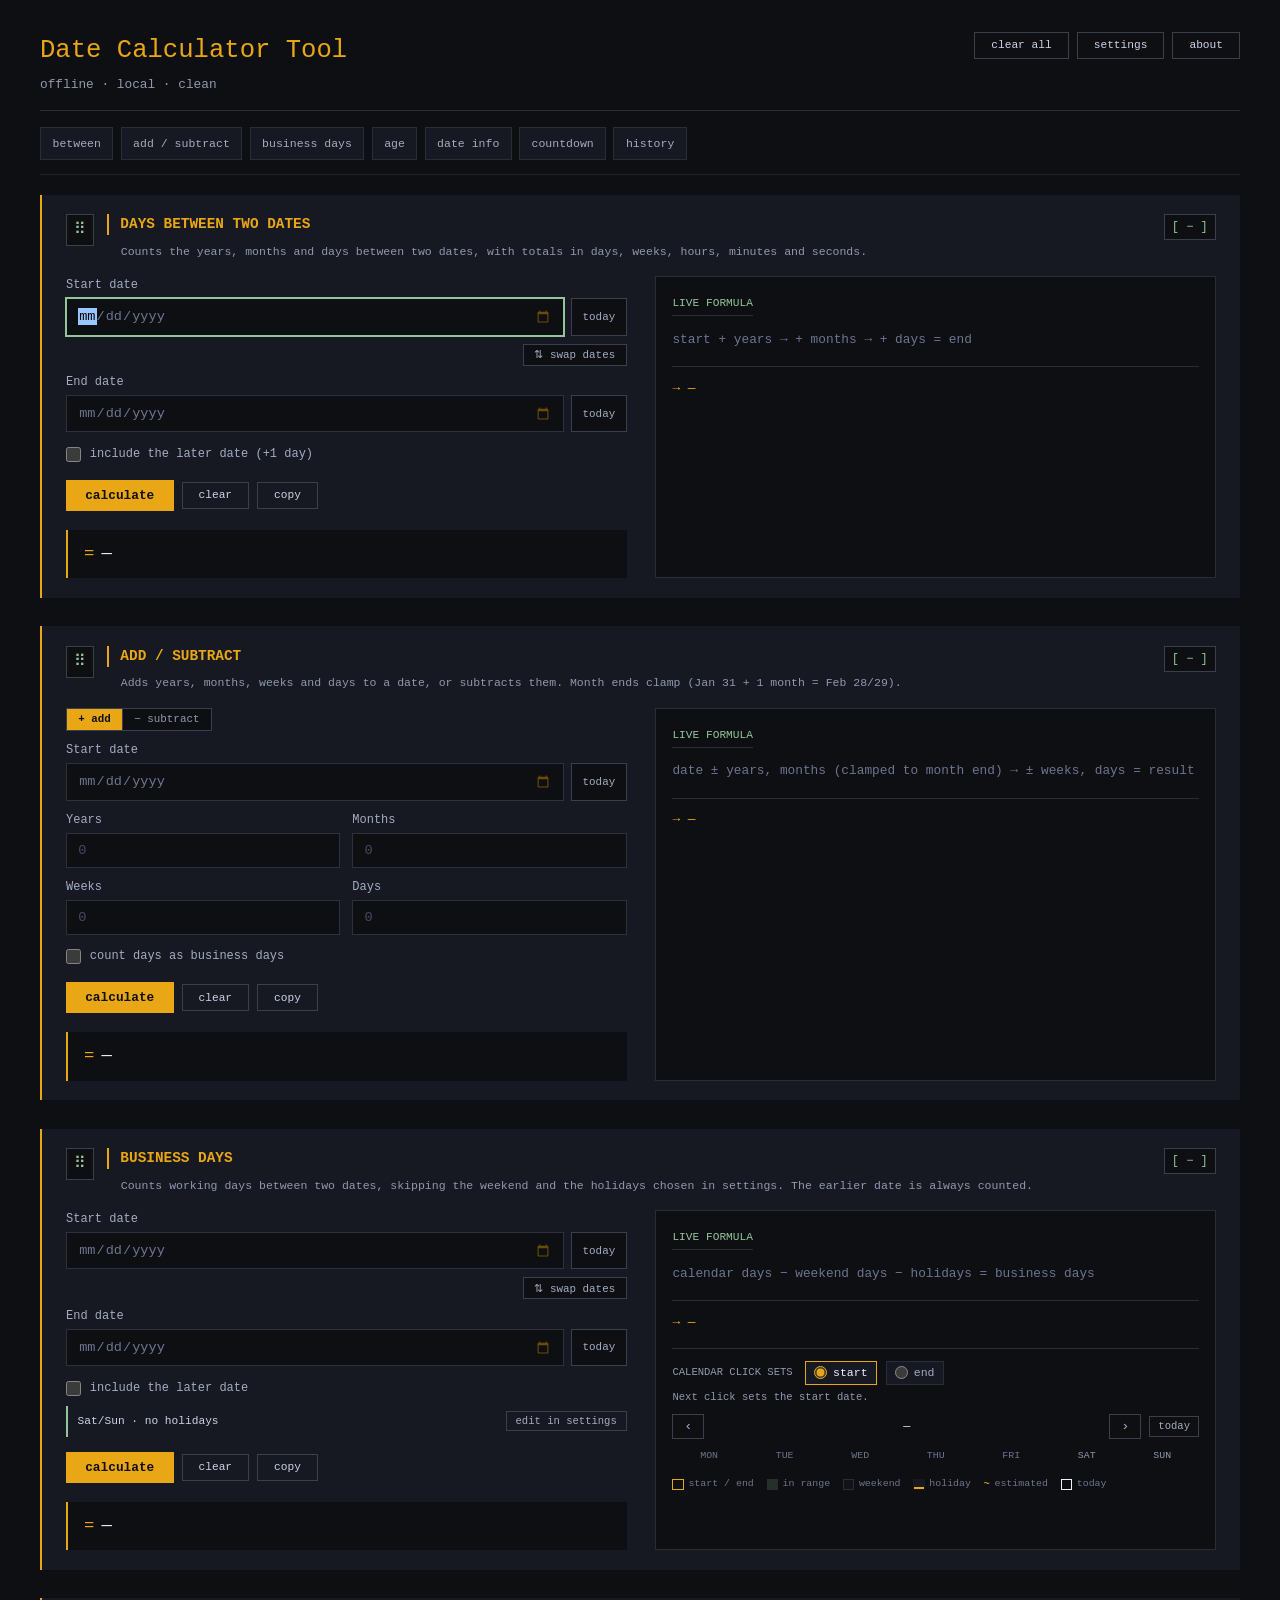
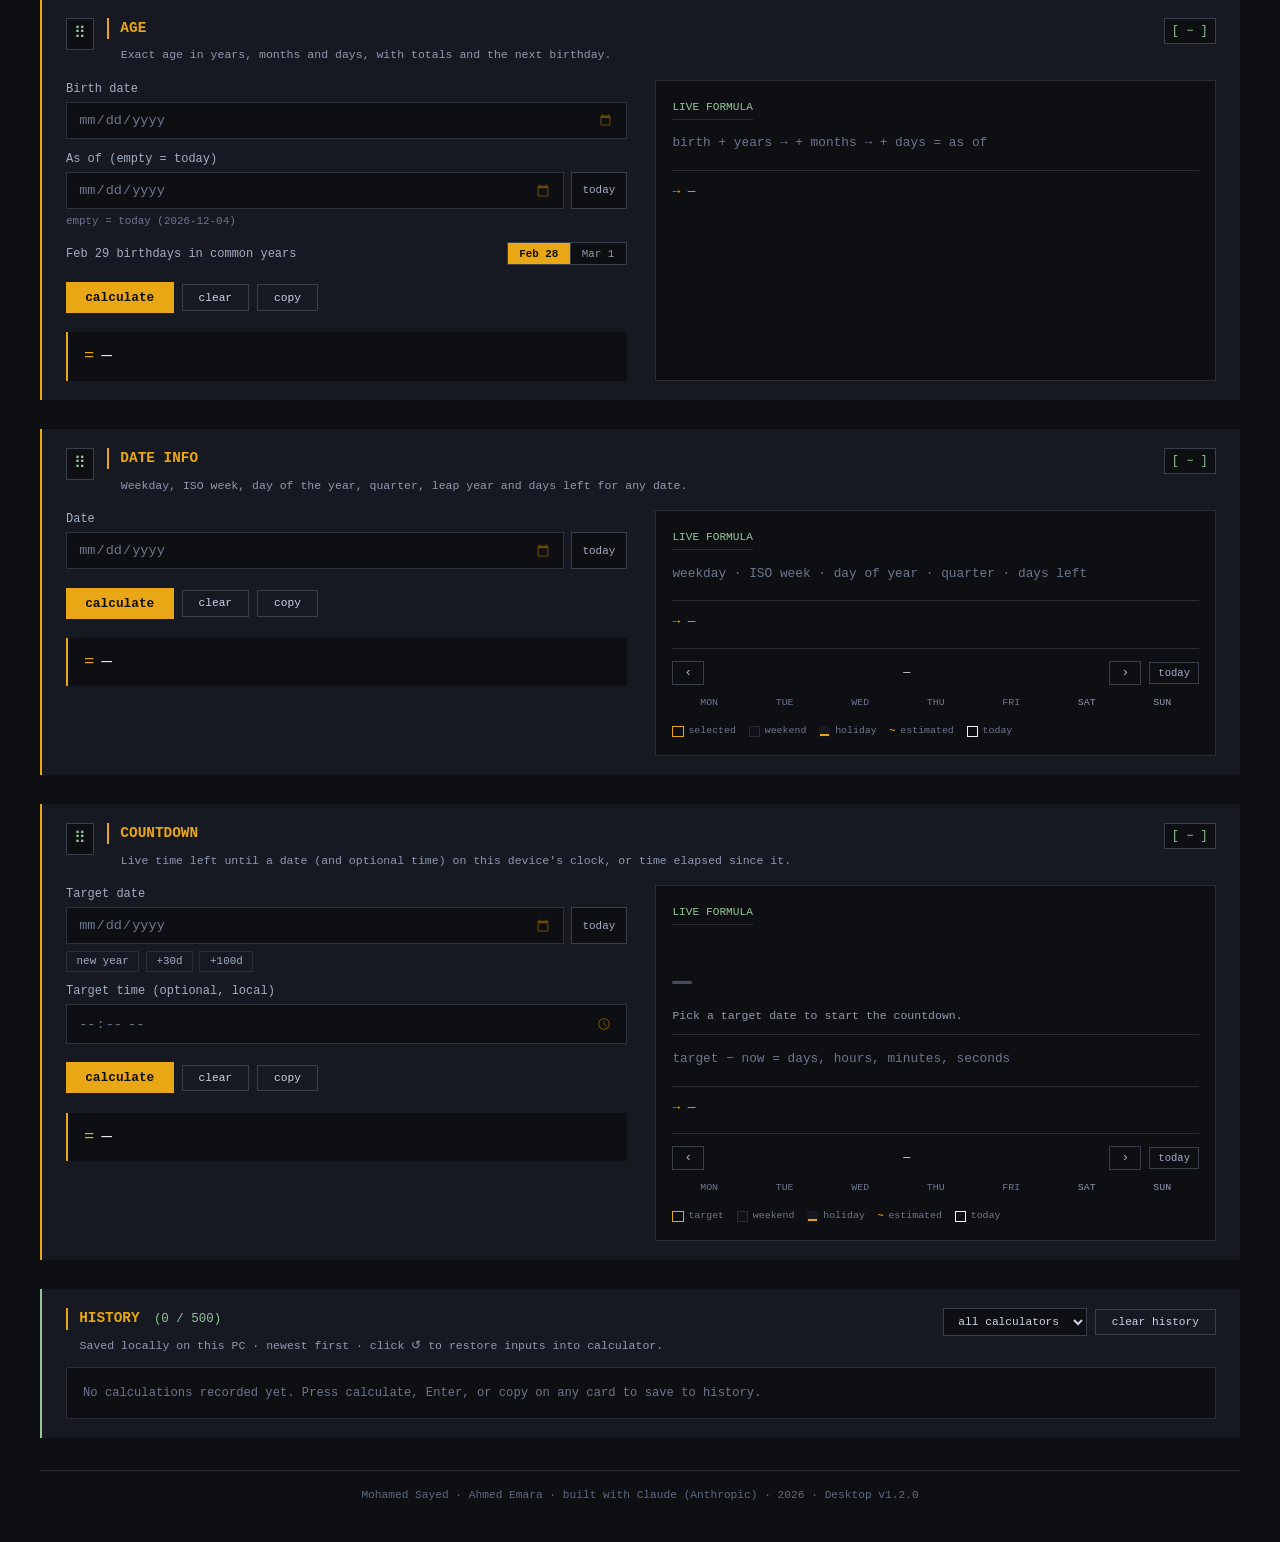
<file: ui/index.html>
<!DOCTYPE html>
<html lang="en">
<head>
  <meta charset="UTF-8">
  <meta name="viewport" content="width=device-width, initial-scale=1.0, viewport-fit=cover">
  <meta name="referrer" content="no-referrer">
  <meta name="color-scheme" content="dark">
  <title>date • terminal utility</title>
  <link rel="stylesheet" href="./styles.css">
  <script type="module" src="./main.js"></script>
</head>
<body>
<div class="app">
  <div class="header">
    <div class="header-row">
      <div>
        <h1>Date Calculator Tool</h1>
        <p>offline · local · clean</p>
      </div>
      <div class="header-actions">
        <button class="utility-btn" id="clearAllBtn" type="button">clear all</button>
        <button class="utility-btn" id="settingsBtn" type="button">settings</button>
        <button class="utility-btn" id="aboutBtn" type="button">about</button>
      </div>
    </div>
  </div>

  <div class="update-banner hidden" id="updateBanner" role="status" aria-live="polite">
    <div class="update-banner-text" id="updateBannerText">A new version is available on GitHub Releases.</div>
    <div class="update-banner-actions">
      <button class="calc-btn update-action-btn" id="openUpdateBannerBtn" type="button">open release page</button>
      <button class="copy-btn update-action-btn" id="copyUpdateBannerBtn" type="button">copy link</button>
      <button class="reset-btn update-action-btn" id="dismissUpdateBannerBtn" type="button">dismiss</button>
    </div>
  </div>

  <nav class="quick-nav" aria-label="Jump to calculator">
    <a class="quick-link" href="#card-between" data-calc="between">between</a>
    <a class="quick-link" href="#card-add" data-calc="add">add / subtract</a>
    <a class="quick-link" href="#card-business" data-calc="business">business days</a>
    <a class="quick-link" href="#card-age" data-calc="age">age</a>
    <a class="quick-link" href="#card-info" data-calc="info">date info</a>
    <a class="quick-link" href="#card-countdown" data-calc="countdown">countdown</a>
    <a class="quick-link" href="#historySection">history</a>
  </nav>

  <p class="sr-only" id="cardMoveHint">Drag to move this card, or tap or press it for Move up and Move down buttons. Arrow Up and Arrow Down also move it.</p>
  <div class="sr-only" id="layoutLiveStatus" role="status" aria-live="polite" aria-atomic="true"></div>

  <div class="cards-container" id="cardsContainer">
  <!-- 1. Days Between Two Dates -->
  <div class="calc-section" id="card-between" data-calc="between">
    <div class="calc-card-header">
      <button class="drag-handle" type="button" aria-label="Move Days Between Two Dates" aria-describedby="cardMoveHint" title="Drag to reorder">⠿</button>
      <div class="calc-card-heading">
        <div class="section-title" id="betweenTitle">Days Between Two Dates</div>
        <div class="section-subtitle">Counts the years, months and days between two dates, with totals in days, weeks, hours, minutes and seconds.</div>
      </div>
      <button class="collapse-btn" type="button" aria-expanded="true" aria-controls="card-between-body" aria-label="Collapse Days Between Two Dates">[ − ]</button>
    </div>
    <div class="calc-card-body" id="card-between-body">
      <div class="calc-grid">
        <div class="left-panel">
          <div class="input-row">
            <label for="betweenStart">Start date</label>
            <div class="date-row">
              <input class="date-input date-empty" type="date" id="betweenStart" min="0001-01-01" max="9999-12-31" placeholder="YYYY-MM-DD">
              <button class="today-btn" id="betweenStartTodayBtn" type="button" data-target="betweenStart" aria-label="Set start date to today">today</button>
            </div>
          </div>
          <div class="swap-row">
            <button class="swap-btn" id="swapBetweenBtn" type="button" title="Swap start and end dates">⇅ swap dates</button>
          </div>
          <div class="input-row">
            <label for="betweenEnd">End date</label>
            <div class="date-row">
              <input class="date-input date-empty" type="date" id="betweenEnd" min="0001-01-01" max="9999-12-31" placeholder="YYYY-MM-DD">
              <button class="today-btn" id="betweenEndTodayBtn" type="button" data-target="betweenEnd" aria-label="Set end date to today">today</button>
            </div>
          </div>
          <label class="check-row" for="betweenIncludeEnd">
            <input class="settings-checkbox" type="checkbox" id="betweenIncludeEnd">
            <span>include the later date (+1 day)</span>
          </label>

          <div class="button-group">
            <button class="calc-btn" id="calcBetweenBtn" type="button">calculate</button>
            <button class="reset-btn" id="resetBetweenBtn" type="button">clear</button>
            <button class="copy-btn" id="copyBetweenBtn" type="button">copy</button>
          </div>

          <div class="result" id="betweenResult" role="status" aria-live="polite">—</div>
        </div>

        <div class="right-panel">
          <div class="formula-title">live formula</div>
          <ul class="trace live-formula" id="betweenTrace" aria-label="Days between: calculation steps">
            <li class="trace-hint">start + years → + months → + days = end</li>
          </ul>
          <div class="live-result" id="betweenLiveResult">→ —</div>
        </div>
      </div>
    </div>
  </div>

  <!-- 2. Add / Subtract -->
  <div class="calc-section" id="card-add" data-calc="add">
    <div class="calc-card-header">
      <button class="drag-handle" type="button" aria-label="Move Add / Subtract" aria-describedby="cardMoveHint" title="Drag to reorder">⠿</button>
      <div class="calc-card-heading">
        <div class="section-title" id="addTitle">Add / Subtract</div>
        <div class="section-subtitle" id="addSubtitle">Adds years, months, weeks and days to a date, or subtracts them. Month ends clamp (Jan 31 + 1 month = Feb 28/29).</div>
      </div>
      <button class="collapse-btn" type="button" aria-expanded="true" aria-controls="card-add-body" aria-label="Collapse Add / Subtract">[ − ]</button>
    </div>
    <div class="calc-card-body" id="card-add-body">
      <div class="calc-grid">
        <div class="left-panel">
          <div class="mode-row">
            <div class="mode-toggle" role="group" aria-label="Add or subtract">
              <button class="mode-btn active" id="addModeAddBtn" data-mode="add" type="button" aria-pressed="true">+ add</button>
              <button class="mode-btn" id="addModeSubtractBtn" data-mode="subtract" type="button" aria-pressed="false">− subtract</button>
            </div>
          </div>

          <div class="input-row">
            <label for="addStart">Start date</label>
            <div class="date-row">
              <input class="date-input date-empty" type="date" id="addStart" min="0001-01-01" max="9999-12-31" placeholder="YYYY-MM-DD">
              <button class="today-btn" id="addStartTodayBtn" type="button" data-target="addStart" aria-label="Set start date to today">today</button>
            </div>
          </div>

          <div class="amount-grid">
            <div class="input-row">
              <label for="addYears" id="addYearsLabel">Years</label>
              <input type="text" inputmode="numeric" id="addYears" placeholder="0" autocomplete="off" spellcheck="false" maxlength="16">
            </div>
            <div class="input-row">
              <label for="addMonths" id="addMonthsLabel">Months</label>
              <input type="text" inputmode="numeric" id="addMonths" placeholder="0" autocomplete="off" spellcheck="false" maxlength="16">
            </div>
            <div class="input-row">
              <label for="addWeeks" id="addWeeksLabel">Weeks</label>
              <input type="text" inputmode="numeric" id="addWeeks" placeholder="0" autocomplete="off" spellcheck="false" maxlength="16">
            </div>
            <div class="input-row">
              <label for="addDays" id="addDaysLabel">Days</label>
              <input type="text" inputmode="numeric" id="addDays" placeholder="0" autocomplete="off" spellcheck="false" maxlength="16">
            </div>
          </div>

          <label class="check-row" for="addBusiness">
            <input class="settings-checkbox" type="checkbox" id="addBusiness" aria-describedby="addBusinessNote">
            <span>count days as business days</span>
          </label>
          <div class="business-note hidden" id="addBusinessNote">Years and months step on the calendar first; then weeks count as business weeks (weeks × working days per week), then business days.</div>
          <div class="calendar-summary hidden" id="addCalendarSummary">
            <span class="calendar-summary-text" id="addCalendarSummaryText">Sat/Sun · no holidays</span>
            <button class="link-btn" id="addCalendarEditBtn" type="button">edit in settings</button>
          </div>

          <div class="button-group">
            <button class="calc-btn" id="calcAddBtn" type="button">calculate</button>
            <button class="reset-btn" id="resetAddBtn" type="button">clear</button>
            <button class="copy-btn" id="copyAddBtn" type="button">copy</button>
          </div>

          <div class="result" id="addResult" role="status" aria-live="polite">—</div>
        </div>

        <div class="right-panel">
          <div class="formula-title">live formula</div>
          <ul class="trace live-formula" id="addTrace" aria-label="Add or subtract: calculation steps">
            <li class="trace-hint">date ± years, months (clamped to month end) → ± weeks, days = result</li>
          </ul>
          <div class="live-result" id="addLiveResult">→ —</div>
        </div>
      </div>
    </div>
  </div>

  <!-- 3. Business Days -->
  <div class="calc-section" id="card-business" data-calc="business">
    <div class="calc-card-header">
      <button class="drag-handle" type="button" aria-label="Move Business Days" aria-describedby="cardMoveHint" title="Drag to reorder">⠿</button>
      <div class="calc-card-heading">
        <div class="section-title" id="bizTitle">Business Days</div>
        <div class="section-subtitle">Counts working days between two dates, skipping the weekend and the holidays chosen in settings. The earlier date is always counted.</div>
      </div>
      <button class="collapse-btn" type="button" aria-expanded="true" aria-controls="card-business-body" aria-label="Collapse Business Days">[ − ]</button>
    </div>
    <div class="calc-card-body" id="card-business-body">
      <div class="calc-grid">
        <div class="left-panel">
          <div class="input-row">
            <label for="bizStart">Start date</label>
            <div class="date-row">
              <input class="date-input date-empty" type="date" id="bizStart" min="0001-01-01" max="9999-12-31" placeholder="YYYY-MM-DD">
              <button class="today-btn" id="bizStartTodayBtn" type="button" data-target="bizStart" aria-label="Set start date to today">today</button>
            </div>
          </div>
          <div class="swap-row">
            <button class="swap-btn" id="swapBizBtn" type="button" title="Swap start and end dates">⇅ swap dates</button>
          </div>
          <div class="input-row">
            <label for="bizEnd">End date</label>
            <div class="date-row">
              <input class="date-input date-empty" type="date" id="bizEnd" min="0001-01-01" max="9999-12-31" placeholder="YYYY-MM-DD">
              <button class="today-btn" id="bizEndTodayBtn" type="button" data-target="bizEnd" aria-label="Set end date to today">today</button>
            </div>
          </div>
          <label class="check-row" for="bizIncludeEnd">
            <input class="settings-checkbox" type="checkbox" id="bizIncludeEnd">
            <span>include the later date</span>
          </label>
          <div class="calendar-summary" id="bizCalendarSummary">
            <span class="calendar-summary-text" id="bizCalendarSummaryText">Sat/Sun · no holidays</span>
            <button class="link-btn" id="bizCalendarEditBtn" type="button">edit in settings</button>
          </div>

          <div class="button-group">
            <button class="calc-btn" id="calcBizBtn" type="button">calculate</button>
            <button class="reset-btn" id="resetBizBtn" type="button">clear</button>
            <button class="copy-btn" id="copyBizBtn" type="button">copy</button>
          </div>

          <div class="result" id="bizResult" role="status" aria-live="polite">—</div>
        </div>

        <div class="right-panel">
          <div class="formula-title">live formula</div>
          <ul class="trace live-formula" id="bizTrace" aria-label="Business days: calculation steps">
            <li class="trace-hint">calendar days − weekend days − holidays = business days</li>
          </ul>
          <div class="live-result" id="bizLiveResult">→ —</div>

          <div class="mini-cal" id="bizCal">
            <fieldset class="cal-pick" id="bizCalPick">
              <legend class="cal-pick-legend">Calendar click sets</legend>
              <label class="cal-pick-opt" for="bizPickStart"><input type="radio" name="bizPick" id="bizPickStart" value="start" checked><span>start</span></label>
              <label class="cal-pick-opt" for="bizPickEnd"><input type="radio" name="bizPick" id="bizPickEnd" value="end"><span>end</span></label>
            </fieldset>
            <div class="cal-pick-hint" id="bizCalHint" role="status" aria-live="polite">Next click sets the start date.</div>
            <div class="mini-cal-head">
              <button class="mini-cal-nav" id="bizCalPrevBtn" type="button" aria-label="Previous month" aria-controls="bizCalGrid">‹</button>
              <div class="mini-cal-title" id="bizCalTitle" aria-live="polite">—</div>
              <button class="mini-cal-nav" id="bizCalNextBtn" type="button" aria-label="Next month" aria-controls="bizCalGrid">›</button>
              <button class="mini-cal-nav mini-cal-today" id="bizCalTodayBtn" type="button" aria-label="today, show the current month" aria-controls="bizCalGrid">today</button>
            </div>
            <div class="mini-cal-weekdays" id="bizCalWeekdays" aria-hidden="true">
              <span class="mini-cal-dow">Mon</span><span class="mini-cal-dow">Tue</span><span class="mini-cal-dow">Wed</span><span class="mini-cal-dow">Thu</span><span class="mini-cal-dow">Fri</span><span class="mini-cal-dow weekend">Sat</span><span class="mini-cal-dow weekend">Sun</span>
            </div>
            <div class="mini-cal-grid" id="bizCalGrid" role="group" aria-labelledby="bizCalTitle"></div>
            <div class="mini-cal-legend" aria-hidden="true">
              <span class="legend-item"><span class="legend-swatch swatch-endpoint"></span>start / end</span>
              <span class="legend-item"><span class="legend-swatch swatch-range"></span>in range</span>
              <span class="legend-item"><span class="legend-swatch swatch-weekend"></span>weekend</span>
              <span class="legend-item"><span class="legend-swatch swatch-holiday"></span>holiday</span>
              <span class="legend-item"><span class="legend-mark">~</span>estimated</span>
              <span class="legend-item"><span class="legend-swatch swatch-today"></span>today</span>
            </div>
          </div>

          <div class="holiday-hits hidden" id="bizHolidayHits">
            <div class="holiday-hits-title">holidays in range</div>
            <ul class="holiday-hit-list" id="bizHolidayList" aria-label="Holidays in range"></ul>
            <div class="holiday-hit-more hidden" id="bizHolidayMore"></div>
          </div>
        </div>
      </div>
    </div>
  </div>

  <!-- 4. Age -->
  <div class="calc-section" id="card-age" data-calc="age">
    <div class="calc-card-header">
      <button class="drag-handle" type="button" aria-label="Move Age" aria-describedby="cardMoveHint" title="Drag to reorder">⠿</button>
      <div class="calc-card-heading">
        <div class="section-title" id="ageTitle">Age</div>
        <div class="section-subtitle">Exact age in years, months and days, with totals and the next birthday.</div>
      </div>
      <button class="collapse-btn" type="button" aria-expanded="true" aria-controls="card-age-body" aria-label="Collapse Age">[ − ]</button>
    </div>
    <div class="calc-card-body" id="card-age-body">
      <div class="calc-grid">
        <div class="left-panel">
          <div class="input-row">
            <label for="ageBirth">Birth date</label>
            <input class="date-input date-empty" type="date" id="ageBirth" min="0001-01-01" max="9999-12-31" placeholder="YYYY-MM-DD">
          </div>
          <div class="input-row">
            <label for="ageAsOf">As of (empty = today)</label>
            <div class="date-row">
              <input class="date-input date-empty" type="date" id="ageAsOf" min="0001-01-01" max="9999-12-31" placeholder="YYYY-MM-DD" aria-describedby="ageAsOfHint">
              <button class="today-btn" id="ageAsOfTodayBtn" type="button" data-target="ageAsOf" aria-label="Set as-of date to today">today</button>
            </div>
            <div class="field-hint" id="ageAsOfHint">empty = today</div>
          </div>
          <div class="toggle-row">
            <span class="toggle-row-label" id="ageLeapLabel">Feb 29 birthdays in common years</span>
            <div class="mode-toggle" role="group" aria-labelledby="ageLeapLabel">
              <button class="mode-btn active" id="ageLeapFeb28Btn" data-rule="feb28" type="button" aria-pressed="true">Feb 28</button>
              <button class="mode-btn" id="ageLeapMar1Btn" data-rule="mar1" type="button" aria-pressed="false">Mar 1</button>
            </div>
          </div>

          <div class="button-group">
            <button class="calc-btn" id="calcAgeBtn" type="button">calculate</button>
            <button class="reset-btn" id="resetAgeBtn" type="button">clear</button>
            <button class="copy-btn" id="copyAgeBtn" type="button">copy</button>
          </div>

          <div class="result" id="ageResult" role="status" aria-live="polite">—</div>
        </div>

        <div class="right-panel">
          <div class="formula-title">live formula</div>
          <ul class="trace live-formula" id="ageTrace" aria-label="Age: calculation steps">
            <li class="trace-hint">birth + years → + months → + days = as of</li>
          </ul>
          <div class="live-result" id="ageLiveResult">→ —</div>
        </div>
      </div>
    </div>
  </div>

  <!-- 5. Date Info -->
  <div class="calc-section" id="card-info" data-calc="info">
    <div class="calc-card-header">
      <button class="drag-handle" type="button" aria-label="Move Date Info" aria-describedby="cardMoveHint" title="Drag to reorder">⠿</button>
      <div class="calc-card-heading">
        <div class="section-title" id="infoTitle">Date Info</div>
        <div class="section-subtitle">Weekday, ISO week, day of the year, quarter, leap year and days left for any date.</div>
      </div>
      <button class="collapse-btn" type="button" aria-expanded="true" aria-controls="card-info-body" aria-label="Collapse Date Info">[ − ]</button>
    </div>
    <div class="calc-card-body" id="card-info-body">
      <div class="calc-grid">
        <div class="left-panel">
          <div class="input-row">
            <label for="infoDate">Date</label>
            <div class="date-row">
              <input class="date-input date-empty" type="date" id="infoDate" min="0001-01-01" max="9999-12-31" placeholder="YYYY-MM-DD">
              <button class="today-btn" id="infoDateTodayBtn" type="button" data-target="infoDate" aria-label="Set date to today">today</button>
            </div>
          </div>

          <div class="button-group">
            <button class="calc-btn" id="calcInfoBtn" type="button">calculate</button>
            <button class="reset-btn" id="resetInfoBtn" type="button">clear</button>
            <button class="copy-btn" id="copyInfoBtn" type="button">copy</button>
          </div>

          <div class="result" id="infoResult" role="status" aria-live="polite">—</div>
        </div>

        <div class="right-panel">
          <div class="formula-title">live formula</div>
          <ul class="trace live-formula" id="infoTrace" aria-label="Date info: calculation steps">
            <li class="trace-hint">weekday · ISO week · day of year · quarter · days left</li>
          </ul>
          <div class="live-result" id="infoLiveResult">→ —</div>

          <div class="mini-cal" id="infoCal">
            <div class="mini-cal-head">
              <button class="mini-cal-nav" id="infoCalPrevBtn" type="button" aria-label="Previous month" aria-controls="infoCalGrid">‹</button>
              <div class="mini-cal-title" id="infoCalTitle" aria-live="polite">—</div>
              <button class="mini-cal-nav" id="infoCalNextBtn" type="button" aria-label="Next month" aria-controls="infoCalGrid">›</button>
              <button class="mini-cal-nav mini-cal-today" id="infoCalTodayBtn" type="button" aria-label="today, show the current month" aria-controls="infoCalGrid">today</button>
            </div>
            <div class="mini-cal-weekdays" id="infoCalWeekdays" aria-hidden="true">
              <span class="mini-cal-dow">Mon</span><span class="mini-cal-dow">Tue</span><span class="mini-cal-dow">Wed</span><span class="mini-cal-dow">Thu</span><span class="mini-cal-dow">Fri</span><span class="mini-cal-dow weekend">Sat</span><span class="mini-cal-dow weekend">Sun</span>
            </div>
            <div class="mini-cal-grid" id="infoCalGrid" role="group" aria-labelledby="infoCalTitle"></div>
            <div class="mini-cal-legend" aria-hidden="true">
              <span class="legend-item"><span class="legend-swatch swatch-endpoint"></span>selected</span>
              <span class="legend-item"><span class="legend-swatch swatch-weekend"></span>weekend</span>
              <span class="legend-item"><span class="legend-swatch swatch-holiday"></span>holiday</span>
              <span class="legend-item"><span class="legend-mark">~</span>estimated</span>
              <span class="legend-item"><span class="legend-swatch swatch-today"></span>today</span>
            </div>
          </div>
        </div>
      </div>
    </div>
  </div>

  <!-- 6. Countdown -->
  <div class="calc-section" id="card-countdown" data-calc="countdown">
    <div class="calc-card-header">
      <button class="drag-handle" type="button" aria-label="Move Countdown" aria-describedby="cardMoveHint" title="Drag to reorder">⠿</button>
      <div class="calc-card-heading">
        <div class="section-title" id="cdTitle">Countdown</div>
        <div class="section-subtitle">Live time left until a date (and optional time) on this device's clock, or time elapsed since it.</div>
      </div>
      <button class="collapse-btn" type="button" aria-expanded="true" aria-controls="card-countdown-body" aria-label="Collapse Countdown">[ − ]</button>
    </div>
    <div class="calc-card-body" id="card-countdown-body">
      <div class="calc-grid">
        <div class="left-panel">
          <div class="input-row">
            <label for="cdTarget">Target date</label>
            <div class="date-row">
              <input class="date-input date-empty" type="date" id="cdTarget" min="0001-01-01" max="9999-12-31" placeholder="YYYY-MM-DD">
              <button class="today-btn" id="cdTargetTodayBtn" type="button" data-target="cdTarget" aria-label="Set target date to today">today</button>
            </div>
            <div class="quick-pills" role="group" aria-label="Quick targets">
              <button class="quick-pill" id="cdQuickNewYearBtn" data-quick="newYear" type="button">new year</button>
              <button class="quick-pill" id="cdQuick30Btn" data-quick="plus30" type="button">+30d</button>
              <button class="quick-pill" id="cdQuick100Btn" data-quick="plus100" type="button">+100d</button>
            </div>
          </div>
          <div class="input-row">
            <label for="cdTime">Target time (optional, local)</label>
            <input class="date-input date-empty" type="time" id="cdTime" step="60" placeholder="HH:MM">
          </div>
          <div class="cd-saved-note hidden" id="cdSavedNote">
            <span class="cd-saved-note-text" id="cdSavedNoteText">Saved on this device. It resumes when you reopen the app.</span>
            <button class="link-btn" id="cdForgetBtn" type="button" aria-label="Forget the saved countdown">Forget</button>
          </div>

          <div class="button-group">
            <button class="calc-btn" id="calcCdBtn" type="button">calculate</button>
            <button class="reset-btn" id="resetCdBtn" type="button">clear</button>
            <button class="copy-btn" id="copyCdBtn" type="button">copy</button>
          </div>

          <div class="result" id="cdResult" role="status" aria-live="polite">—</div>
        </div>

        <div class="right-panel">
          <div class="formula-title">live formula</div>
          <div class="cd-phase-row"><span class="cd-phase hidden" id="cdPhase" aria-hidden="true"></span></div>
          <div class="countdown-big" id="cdClock" role="timer" aria-labelledby="cdTitle">—</div>
          <div class="countdown-status" id="cdStatus" role="status" aria-live="polite">Pick a target date to start the countdown.</div>
          <ul class="trace live-formula" id="cdTrace" aria-label="Countdown: calculation steps">
            <li class="trace-hint">target − now = days, hours, minutes, seconds</li>
          </ul>
          <div class="live-result" id="cdLiveResult">→ —</div>

          <div class="mini-cal" id="cdCal">
            <div class="mini-cal-head">
              <button class="mini-cal-nav" id="cdCalPrevBtn" type="button" aria-label="Previous month" aria-controls="cdCalGrid">‹</button>
              <div class="mini-cal-title" id="cdCalTitle" aria-live="polite">—</div>
              <button class="mini-cal-nav" id="cdCalNextBtn" type="button" aria-label="Next month" aria-controls="cdCalGrid">›</button>
              <button class="mini-cal-nav mini-cal-today" id="cdCalTodayBtn" type="button" aria-label="today, show the current month" aria-controls="cdCalGrid">today</button>
            </div>
            <div class="mini-cal-weekdays" id="cdCalWeekdays" aria-hidden="true">
              <span class="mini-cal-dow">Mon</span><span class="mini-cal-dow">Tue</span><span class="mini-cal-dow">Wed</span><span class="mini-cal-dow">Thu</span><span class="mini-cal-dow">Fri</span><span class="mini-cal-dow weekend">Sat</span><span class="mini-cal-dow weekend">Sun</span>
            </div>
            <div class="mini-cal-grid" id="cdCalGrid" role="group" aria-labelledby="cdCalTitle"></div>
            <div class="mini-cal-legend" aria-hidden="true">
              <span class="legend-item"><span class="legend-swatch swatch-endpoint"></span>target</span>
              <span class="legend-item"><span class="legend-swatch swatch-weekend"></span>weekend</span>
              <span class="legend-item"><span class="legend-swatch swatch-holiday"></span>holiday</span>
              <span class="legend-item"><span class="legend-mark">~</span>estimated</span>
              <span class="legend-item"><span class="legend-swatch swatch-today"></span>today</span>
            </div>
          </div>
        </div>
      </div>
    </div>
  </div>
  </div>

  <div class="calc-section history-section" id="historySection">
    <div class="history-header">
      <div>
        <div class="section-title">History <span class="history-count" id="historyCount">(0 / 500)</span></div>
        <div class="section-subtitle history-subtitle">Saved locally on this PC · newest first · click ↺ to restore inputs into calculator.</div>
      </div>
      <div class="history-actions">
        <select class="history-filter" id="historyFilter" aria-label="Filter history by calculator">
          <option value="all">all calculators</option>
          <option value="between">days between</option>
          <option value="add">add / subtract</option>
          <option value="business">business days</option>
          <option value="age">age</option>
          <option value="info">date info</option>
          <option value="countdown">countdown</option>
        </select>
        <button class="reset-btn" id="clearHistoryBtn" type="button">clear history</button>
        <div class="confirm-group hidden" id="clearHistoryConfirm">
          <span class="confirm-label">clear all saved history?</span>
          <button class="calc-btn confirm-yes-btn" id="confirmClearHistoryBtn" type="button">yes, clear</button>
          <button class="reset-btn" id="cancelClearHistoryBtn" type="button">cancel</button>
        </div>
      </div>
    </div>
    <div class="history-readonly hidden" id="historyReadOnlyBanner">
      <div class="history-readonly-text" role="status" aria-live="polite" aria-atomic="true">
        <span class="history-readonly-title" id="historyReadOnlyText">History could not be read safely. Nothing will be overwritten.</span>
        <span class="history-readonly-detail" id="historyReadOnlyDetail"></span>
      </div>
      <div class="history-readonly-actions">
        <button class="calc-btn" id="historyRetryBtn" type="button">retry</button>
        <button class="reset-btn" id="historyResetBtn" type="button">start a new history</button>
        <div class="confirm-group hidden" id="historyResetConfirm">
          <span class="confirm-label">start a new, empty history? The current history is kept as a backup copy.</span>
          <button class="calc-btn confirm-yes-btn" id="confirmHistoryResetBtn" type="button">yes, start new</button>
          <button class="reset-btn" id="cancelHistoryResetBtn" type="button">cancel</button>
        </div>
      </div>
    </div>
    <div class="history-list" id="historyList">
      <div class="history-empty">No calculations recorded yet. Press calculate, Enter, or copy on any card to save to history.</div>
    </div>
  </div>

  <footer>Mohamed Sayed · Ahmed Emara · built with Claude (Anthropic) · 2026 · <span id="appVersion">Desktop v1.2.0</span></footer>
</div>

<div class="modal-backdrop hidden" id="aboutModal" role="dialog" aria-modal="true" aria-labelledby="aboutModalTitle">
  <div class="modal-card">
    <div class="modal-header">
      <div class="modal-title" id="aboutModalTitle">ABOUT // DATE CALCULATOR TOOL</div>
      <button class="modal-close-x" id="closeAboutXBtn" type="button" aria-label="Close About dialog">[ × ]</button>
    </div>

    <div class="about-identity">
      <div class="about-icon-badge" aria-hidden="true">31</div>
      <div>
        <div class="about-app-name" id="aboutAppName">Date Calculator Tool</div>
        <div class="about-version-pill" id="aboutVersionPill">Desktop v1.2.0 · Tauri v2 + Rust</div>
      </div>
    </div>

    <div class="about-box">
      <div class="about-box-title">CREDITS</div>
      <div class="credits-row" id="aboutCreatorsRow">
        <span class="credit-pill credit-pill-gold">Mohamed Sayed</span>
        <span class="credit-dot">·</span>
        <span class="credit-pill credit-pill-gold">Ahmed Emara</span>
      </div>
      <div class="credits-row" id="aboutAiRow">
        <span class="credit-pill credit-pill-slate">built with Claude (Anthropic)</span>
      </div>
    </div>

    <div class="about-box">
      <div class="about-box-title">PRIVACY &amp; RUNTIME</div>
      <div class="privacy-indicators">
        <span class="privacy-badge">● 100% Offline</span>
        <span class="privacy-badge">● Zero Telemetry</span>
        <span class="privacy-badge">● Local Rust Engine</span>
      </div>
      <p class="about-privacy-text" id="aboutPrivacyText">All date math runs 100% locally in Rust with zero telemetry. History and settings are stored only on this PC and can be cleared anytime. Optional GitHub Releases update checks can be toggled in Settings.</p>
    </div>

    <div class="about-box">
      <div class="about-box-title">STATED LIMITS</div>
      <ul class="about-limits" id="aboutLimitsList">
        <li>Islamic holidays are estimated from the tabular Hijri calendar and can differ from the announced dates by 1–2 days.</li>
        <li>UK one-off bank holidays are verified through 2027.</li>
        <li>Holidays that Egypt moves by decree are not modelled; add them as custom holidays.</li>
        <li>Month ends clamp: Jan 31 + 1 month = Feb 28/29, so Jan 31 + 1 month − 1 month = Jan 28.</li>
        <li>Holiday presets cover 1900–2199; dates run from 0001-01-01 to 9999-12-31.</li>
      </ul>
    </div>

    <div class="about-box">
      <div class="about-box-title">OFFICIAL WEB APP (PWA)</div>
      <p class="about-privacy-text">Use or install on iPhone Safari or Android Chrome (100% offline):</p>
      <div class="about-url-row">
        <span class="about-url-text" id="webAppUrlText">https://ciphervaults.github.io/Date-Calculator-Tool/</span>
        <button class="copy-btn" id="copyWebUrlBtn" type="button">copy link</button>
      </div>
    </div>

    <div class="modal-footer">
      <button class="calc-btn" id="closeAboutBtn" type="button">close [esc]</button>
    </div>
  </div>
</div>

<div class="modal-backdrop hidden" id="settingsModal" role="dialog" aria-modal="true" aria-labelledby="settingsModalTitle">
  <div class="modal-card modal-card-wide">
    <div class="modal-header">
      <div class="modal-title" id="settingsModalTitle">SETTINGS // PREFERENCES, CALENDAR &amp; UPDATES</div>
      <button class="modal-close-x" id="closeSettingsXBtn" type="button" aria-label="Close Settings dialog">[ × ]</button>
    </div>

    <div class="about-box">
      <div class="about-box-title">UPDATES</div>
      <label class="settings-toggle-row" for="autoUpdateToggle">
        <input class="settings-checkbox" type="checkbox" id="autoUpdateToggle" checked>
        <span>Check GitHub Releases automatically on startup</span>
      </label>
      <p class="about-privacy-text">Checks only the official GitHub Releases API when enabled or manually triggered. Disable anytime to stay 100% offline on launch.</p>
      <div class="settings-actions-row">
        <button class="calc-btn" id="checkUpdatesNowBtn" type="button">check for updates now</button>
        <button class="utility-btn" id="openReleasePageBtn" type="button">open github releases</button>
        <button class="copy-btn" id="copyReleaseUrlBtn" type="button">copy release link</button>
      </div>
      <div class="update-status-text" id="updateStatusText">Not checked yet in this session.</div>
    </div>

    <div class="about-box">
      <div class="about-box-title" id="weekendBoxTitle">WEEKEND</div>
      <div class="mode-toggle weekend-toggle" role="group" aria-labelledby="weekendBoxTitle">
        <button class="mode-btn active" id="weekendSatSunBtn" data-weekend="satSun" type="button" aria-pressed="true">Sat/Sun</button>
        <button class="mode-btn" id="weekendFriSatBtn" data-weekend="friSat" type="button" aria-pressed="false">Fri/Sat</button>
        <button class="mode-btn" id="weekendFriOnlyBtn" data-weekend="friOnly" type="button" aria-pressed="false">Fri only</button>
        <button class="mode-btn" id="weekendCustomBtn" data-weekend="custom" type="button" aria-pressed="false">Custom</button>
      </div>
      <fieldset class="weekday-fieldset hidden" id="weekendCustomFieldset">
        <legend>Custom weekend days</legend>
        <div class="weekday-grid">
          <label class="weekday-pill" for="weekendDay1"><input type="checkbox" id="weekendDay1" data-iso="1"><span>Mon</span></label>
          <label class="weekday-pill" for="weekendDay2"><input type="checkbox" id="weekendDay2" data-iso="2"><span>Tue</span></label>
          <label class="weekday-pill" for="weekendDay3"><input type="checkbox" id="weekendDay3" data-iso="3"><span>Wed</span></label>
          <label class="weekday-pill" for="weekendDay4"><input type="checkbox" id="weekendDay4" data-iso="4"><span>Thu</span></label>
          <label class="weekday-pill" for="weekendDay5"><input type="checkbox" id="weekendDay5" data-iso="5"><span>Fri</span></label>
          <label class="weekday-pill" for="weekendDay6"><input type="checkbox" id="weekendDay6" data-iso="6" checked><span>Sat</span></label>
          <label class="weekday-pill" for="weekendDay7"><input type="checkbox" id="weekendDay7" data-iso="7" checked><span>Sun</span></label>
        </div>
      </fieldset>
      <p class="settings-hint" id="weekendNote">5 working days per week.</p>
      <p class="settings-error hidden" id="weekendError" role="alert">The weekend cannot cover all seven days.</p>
    </div>

    <div class="about-box">
      <div class="about-box-title">HOLIDAYS</div>
      <div class="settings-field">
        <label class="settings-label" for="holidayPresetSelect">Holiday preset</label>
        <select class="history-filter settings-select" id="holidayPresetSelect">
          <option value="none">None</option>
          <option value="us">United States (federal)</option>
          <option value="uk">United Kingdom (England &amp; Wales)</option>
          <option value="eg">Egypt</option>
        </select>
      </div>
      <p class="settings-hint hidden" id="egyptWeekendNote">Egypt's weekend is Fri/Sat, so choosing Egypt switches the weekend to Fri/Sat. You can change it back above.</p>

      <div class="hijri-block hidden" id="hijriBlock">
        <div class="hijri-row">
          <span class="settings-label" id="hijriOffsetLabel">Islamic date offset (days)</span>
          <div class="stepper" role="group" aria-labelledby="hijriOffsetLabel">
            <button class="stepper-btn" id="hijriOffsetMinusBtn" type="button" aria-label="Decrease Islamic date offset">−</button>
            <output class="stepper-value" id="hijriOffsetValue" aria-live="polite">0</output>
            <button class="stepper-btn" id="hijriOffsetPlusBtn" type="button" aria-label="Increase Islamic date offset">+</button>
          </div>
          <span class="approx-tag">estimated</span>
        </div>
        <p class="settings-hint" id="hijriNote">Islamic holidays are estimated from the tabular Hijri calendar and can differ from the announced dates by 1–2 days. Shift them by −2 to +2 days, or set the actual date for a single year in the list below.</p>
      </div>

      <div class="year-picker">
        <button class="mini-cal-nav" id="holidayYearPrevBtn" type="button" aria-label="Previous year" aria-controls="holidayPreviewList">‹</button>
        <span class="year-picker-value" id="holidayYearValue" aria-live="polite">2026</span>
        <button class="mini-cal-nav" id="holidayYearNextBtn" type="button" aria-label="Next year" aria-controls="holidayPreviewList">›</button>
      </div>
      <ul class="holiday-list" id="holidayPreviewList" aria-label="Preset holidays for the selected year">
        <li class="holiday-empty">No holiday preset selected.</li>
      </ul>
      <p class="settings-hint hidden" id="holidayWarning"></p>
    </div>

    <div class="about-box">
      <div class="about-box-title">CUSTOM HOLIDAYS <span class="history-count" id="customHolidayCount">(0 / 100)</span></div>
      <div class="custom-holiday-form">
        <div class="settings-field custom-holiday-name">
          <label class="settings-label" for="customHolidayName">Name</label>
          <input class="settings-input" type="text" id="customHolidayName" maxlength="60" placeholder="e.g., Company day" autocomplete="off" spellcheck="false">
        </div>
        <div class="settings-field custom-holiday-date">
          <label class="settings-label" for="customHolidayDate">Date</label>
          <input class="settings-input date-input date-empty" type="date" id="customHolidayDate" min="1900-01-01" max="2199-12-31" placeholder="YYYY-MM-DD">
        </div>
        <label class="settings-toggle-row custom-holiday-yearly" for="customHolidayYearly">
          <input class="settings-checkbox" type="checkbox" id="customHolidayYearly">
          <span>repeat yearly</span>
        </label>
        <button class="calc-btn custom-holiday-add" id="addCustomHolidayBtn" type="button">add</button>
      </div>
      <p class="settings-error hidden" id="customHolidayError" role="alert"></p>
      <ul class="custom-holiday-list" id="customHolidayList" aria-label="Custom holidays">
        <li class="holiday-empty">No custom holidays yet.</li>
      </ul>
    </div>

    <div class="about-box">
      <div class="about-box-title">CALENDAR</div>
      <div class="settings-field">
        <label class="settings-label" for="firstDayOfWeekSelect">First day of the week (mini calendars)</label>
        <select class="history-filter settings-select" id="firstDayOfWeekSelect">
          <option value="monday">Monday</option>
          <option value="sunday">Sunday</option>
        </select>
      </div>
      <div class="update-status-text" id="calendarStatusText" role="status" aria-live="polite">Sat/Sun · no holidays</div>
    </div>

    <div class="about-box">
      <div class="about-box-title">LAYOUT</div>
      <div class="settings-actions-row">
        <button class="utility-btn" id="resetLayoutBtn" type="button">Reset card order &amp; expand all</button>
      </div>
      <div class="update-status-text" id="layoutStatusText" role="status" aria-live="polite">Card order and collapsed cards are saved on this device.</div>
    </div>

    <div class="modal-footer">
      <button class="calc-btn" id="closeSettingsBtn" type="button">close [esc]</button>
    </div>
  </div>
</div>
</body>
</html>
</file>
<file: ui/styles.css>
* {
  margin: 0;
  padding: 0;
  box-sizing: border-box;
}

html {
  scroll-behavior: smooth;
}

body {
  background: #0E0F12;
  font-family: 'SF Mono', 'Fira Code', 'Cascadia Code', 'JetBrains Mono', monospace;
  line-height: 1.5;
  color: #e2e4e8;
  padding: 2rem 1rem;
}

.hidden {
  display: none !important;
}

.app {
  max-width: 1200px;
  margin: 0 auto;
}

.header {
  margin-bottom: 1rem;
  border-bottom: 1px solid #2a2d35;
  padding-bottom: 1rem;
}

.header-row {
  display: flex;
  justify-content: space-between;
  gap: 1rem;
  align-items: flex-start;
}

.header h1 {
  font-size: 1.6rem;
  font-weight: 500;
  letter-spacing: 0;
  color: #E9A715;
}

.header p {
  font-size: 0.8rem;
  color: #8f9aaf;
  margin-top: 0.3rem;
}

.header-actions {
  display: flex;
  gap: 0.5rem;
  flex-wrap: wrap;
  justify-content: flex-end;
}

.quick-nav {
  display: flex;
  gap: 0.45rem;
  flex-wrap: wrap;
  padding: 0 0 0.85rem 0;
  margin-bottom: 1.25rem;
  border-bottom: 1px solid #1e222d;
}

.quick-link {
  background: #161822;
  border: 1px solid #2a2d35;
  color: #a3adc2;
  text-decoration: none;
  font-family: 'SF Mono', 'Fira Code', 'Cascadia Code', 'JetBrains Mono', monospace;
  font-size: 0.72rem;
  padding: 0.42rem 0.72rem;
  white-space: nowrap;
  flex-shrink: 0;
  transition: border-color 0.1s ease, color 0.1s ease;
}

.quick-link:hover,
.quick-link:focus-visible {
  border-color: #E9A715;
  color: #E9A715;
  outline: none;
}

.calc-section {
  background: #161822;
  margin-bottom: 1.8rem;
  padding: 1.2rem 1.5rem;
  border-left: 2px solid #E9A715;
  scroll-margin-top: 1rem;
  transition: border-left-color 0.12s ease, background 0.12s ease;
}

.calc-section:hover {
  border-left-color: #94C59A;
}

.calc-section.card-restored {
  border-left-color: #94C59A;
  background: #1b202d;
  box-shadow: inset 0 0 0 1px rgba(148, 197, 154, 0.45);
}

.update-banner {
  background: #161822;
  border: 1px solid #3a3f4c;
  border-left: 3px solid #94C59A;
  padding: 0.75rem 1rem;
  margin-bottom: 1.1rem;
  display: flex;
  align-items: center;
  justify-content: space-between;
  gap: 0.85rem;
  flex-wrap: wrap;
}

.update-banner-text {
  font-size: 0.78rem;
  color: #eef2ff;
}

.update-banner-actions {
  display: flex;
  align-items: center;
  gap: 0.45rem;
  flex-wrap: wrap;
}

.update-action-btn {
  padding: 0.34rem 0.75rem;
  font-size: 0.7rem;
}

.calc-grid {
  display: grid;
  grid-template-columns: 1fr 1fr;
  gap: 1.8rem;
}

.left-panel {
  display: flex;
  flex-direction: column;
}

.section-title-row {
  display: flex;
  justify-content: space-between;
  align-items: center;
  gap: 0.75rem;
  flex-wrap: wrap;
  margin-bottom: 0.45rem;
}

.section-title {
  font-size: 0.9rem;
  font-weight: 600;
  letter-spacing: 0;
  text-transform: uppercase;
  color: #E9A715;
  margin-bottom: 0.45rem;
  border-left: 2px solid #E9A715;
  padding-left: 0.7rem;
}

.section-title-row .section-title {
  margin-bottom: 0;
}

.section-subtitle {
  font-size: 0.72rem;
  color: #8f9aaf;
  margin-bottom: 1rem;
  padding-left: 0.85rem;
}

.input-row {
  margin-bottom: 0.65rem;
}

.input-row label {
  display: block;
  font-size: 0.75rem;
  font-weight: 500;
  color: #a3adc2;
  margin-bottom: 0.25rem;
  letter-spacing: 0;
}

.input-row input {
  width: 100%;
  background: #0E0F12;
  border: 1px solid #2d313c;
  border-radius: 0;
  padding: 0.55rem 0.7rem;
  font-size: 0.85rem;
  font-family: 'SF Mono', monospace;
  color: #eef2ff;
  outline: none;
  transition: border-color 0.1s ease, box-shadow 0.1s ease;
}

.input-row input:focus {
  border-color: #94C59A;
  box-shadow: 0 0 0 1px #94C59A;
}

.input-row input::placeholder {
  color: #454c5e;
}

.swap-row {
  display: flex;
  justify-content: flex-end;
  margin: -0.15rem 0 0.45rem 0;
}

.swap-btn {
  background: #0E0F12;
  border: 1px solid #3a3f4c;
  color: #a3adc2;
  font-family: 'SF Mono', monospace;
  font-size: 0.68rem;
  padding: 0.22rem 0.65rem;
  cursor: pointer;
  transition: border-color 0.1s ease, color 0.1s ease;
}

.swap-btn:hover {
  border-color: #E9A715;
  color: #E9A715;
}

.mode-toggle {
  display: inline-flex;
  border: 1px solid #3a3f4c;
  background: #0E0F12;
}

.mode-btn {
  background: transparent;
  border: none;
  color: #8f9aaf;
  font-family: 'SF Mono', monospace;
  font-size: 0.68rem;
  padding: 0.28rem 0.7rem;
  cursor: pointer;
  transition: background 0.1s ease, color 0.1s ease;
}

.mode-btn + .mode-btn {
  border-left: 1px solid #3a3f4c;
}

.mode-btn:hover {
  color: #eef2ff;
}

.mode-btn.active {
  background: #E9A715;
  color: #0E0F12;
  font-weight: 600;
}

.button-group {
  display: flex;
  gap: 0.5rem;
  align-items: center;
  margin: 0.5rem 0 1rem 0;
  flex-wrap: wrap;
}

.calc-btn {
  background: #E9A715;
  border: none;
  color: #0E0F12;
  font-family: 'SF Mono', monospace;
  font-weight: 600;
  font-size: 0.8rem;
  padding: 0.5rem 1.2rem;
  cursor: pointer;
  width: auto;
  letter-spacing: 0;
  transition: opacity 0.1s ease;
}

.calc-btn:hover {
  opacity: 0.9;
}

.reset-btn,
.copy-btn,
.utility-btn {
  background: transparent;
  border: 1px solid #3a3f4c;
  color: #cbd5e6;
  font-family: 'SF Mono', monospace;
  font-size: 0.7rem;
  padding: 0.4rem 1rem;
  cursor: pointer;
  transition: border-color 0.1s ease, color 0.1s ease;
}

.reset-btn:hover,
.copy-btn:hover,
.utility-btn:hover {
  border-color: #E9A715;
  color: #E9A715;
}

.copy-btn.copied {
  border-color: #94C59A;
  color: #94C59A;
}

.result {
  background: #0E0F12;
  border-left: 2px solid #E9A715;
  padding: 0.7rem 1rem;
  font-size: 1.08rem;
  font-family: monospace;
  margin-top: 0.2rem;
  word-break: break-word;
  color: #eef2ff;
}

.result-prefix {
  color: #E9A715;
  margin-right: 0.45rem;
}

.error-text {
  color: #E9A715;
}

.right-panel {
  background: #0E0F12;
  padding: 1rem;
  border: 1px solid #2a2d35;
  font-size: 0.8rem;
}

.formula-title {
  font-size: 0.7rem;
  text-transform: uppercase;
  color: #94C59A;
  letter-spacing: 0;
  margin-bottom: 0.8rem;
  border-bottom: 1px solid #2a2d35;
  display: inline-block;
  padding-bottom: 0.2rem;
}

.live-formula {
  font-family: monospace;
  line-height: 1.7;
  color: #cbd5e6;
}

.live-result {
  margin-top: 1rem;
  padding-top: 0.7rem;
  border-top: 1px solid #2a2d35;
  color: #E9A715;
  font-weight: 500;
}

/* Persistent History Tape */
.history-section {
  border-left-color: #94C59A;
}

.history-header {
  display: flex;
  justify-content: space-between;
  align-items: flex-start;
  gap: 1rem;
  flex-wrap: wrap;
  margin-bottom: 0.8rem;
}

.history-count {
  color: #94C59A;
  font-weight: 500;
  font-size: 0.78rem;
  margin-left: 0.35rem;
}

.history-subtitle {
  margin-bottom: 0;
}

.history-actions {
  display: flex;
  align-items: center;
  gap: 0.5rem;
  flex-wrap: wrap;
}

.confirm-group {
  display: inline-flex;
  align-items: center;
  gap: 0.45rem;
  flex-wrap: wrap;
}

.confirm-label {
  font-size: 0.72rem;
  color: #E9A715;
}

.confirm-yes-btn {
  padding: 0.38rem 0.85rem;
  font-size: 0.7rem;
}

/* History read-only banner (A3) */
.history-readonly {
  display: flex;
  align-items: center;
  justify-content: space-between;
  flex-wrap: wrap;
  gap: 0.6rem 0.9rem;
  background: #161822;
  border: 1px solid #3a3f4c;
  border-left: 3px solid #E9A715;
  padding: 0.7rem 0.9rem;
  margin-bottom: 0.8rem;
}

.history-readonly-text {
  display: flex;
  flex-direction: column;
  gap: 0.2rem;
  flex: 1 1 16rem;
  min-width: 0;
}

.history-readonly-title {
  font-size: 0.78rem;
  color: #eef2ff;
}

.history-readonly-detail {
  font-size: 0.7rem;
  color: #a3adc2;
}

.history-readonly-actions {
  display: flex;
  align-items: center;
  flex-wrap: wrap;
  gap: 0.45rem;
}

.reset-btn:disabled,
.copy-btn:disabled,
.calc-btn:disabled {
  opacity: 0.4;
  cursor: default;
}

.reset-btn:disabled:hover {
  border-color: #3a3f4c;
  color: #cbd5e6;
}

.history-list {
  background: #0E0F12;
  border: 1px solid #2a2d35;
  max-height: 320px;
  overflow-y: auto;
}

.history-empty {
  padding: 1rem;
  font-size: 0.76rem;
  color: #6b768e;
}

.history-item {
  display: flex;
  justify-content: space-between;
  align-items: center;
  gap: 0.8rem;
  padding: 0.6rem 0.9rem;
  border-bottom: 1px solid #1e222d;
  font-size: 0.78rem;
  flex-wrap: wrap;
}

.history-item:last-child {
  border-bottom: none;
}

.history-main {
  display: flex;
  align-items: baseline;
  gap: 0.6rem;
  flex-wrap: wrap;
  min-width: 0;
  flex: 1;
}

.history-time {
  color: #6b768e;
  font-size: 0.7rem;
}

.history-calc {
  color: #94C59A;
  font-weight: 600;
  font-size: 0.72rem;
  text-transform: uppercase;
}

.history-inputs {
  color: #cbd5e6;
}

.history-arrow {
  color: #E9A715;
}

.history-result {
  color: #eef2ff;
  font-weight: 600;
}

.history-row-actions {
  display: flex;
  gap: 0.4rem;
  align-items: center;
}

.history-row-actions .copy-btn,
.history-row-actions .reset-btn {
  padding: 0.25rem 0.65rem;
  font-size: 0.66rem;
}

.history-filter {
  background: #0E0F12;
  border: 1px solid #3a3f4c;
  color: #cbd5e6;
  font-family: 'SF Mono', monospace;
  font-size: 0.7rem;
  padding: 0.38rem 0.65rem;
  outline: none;
  cursor: pointer;
}

.history-filter:focus {
  border-color: #E9A715;
}

.history-delete-btn {
  padding: 0.25rem 0.52rem !important;
  color: #8f9aaf;
}

.history-delete-btn:hover {
  border-color: #E9A715;
  color: #E9A715;
}

.settings-toggle-row {
  display: flex;
  align-items: center;
  gap: 0.6rem;
  font-size: 0.78rem;
  color: #eef2ff;
  margin-bottom: 0.55rem;
  cursor: pointer;
}

.settings-checkbox {
  width: 15px;
  height: 15px;
  accent-color: #E9A715;
  cursor: pointer;
}

.settings-actions-row {
  display: flex;
  align-items: center;
  gap: 0.5rem;
  flex-wrap: wrap;
  margin-top: 0.85rem;
}

.update-status-text {
  margin-top: 0.75rem;
  font-size: 0.73rem;
  color: #94C59A;
  border-top: 1px solid #2a2d35;
  padding-top: 0.65rem;
}

.update-status-text.is-error {
  color: #E9A715;
}

/* Redesigned Dark Terminal About Modal */
.modal-backdrop {
  position: fixed;
  inset: 0;
  background: rgba(8, 9, 12, 0.78);
  display: flex;
  align-items: center;
  justify-content: center;
  padding: 1rem;
  z-index: 1000;
}

.modal-card {
  background: #161822;
  border: 1px solid #2a2d35;
  border-left: 3px solid #E9A715;
  max-width: 540px;
  width: 100%;
  padding: 1.4rem 1.6rem;
  box-shadow: 0 20px 50px rgba(0, 0, 0, 0.65);
}

.modal-header {
  display: flex;
  justify-content: space-between;
  align-items: center;
  gap: 1rem;
  margin-bottom: 1.1rem;
}

.modal-title {
  font-size: 0.82rem;
  font-weight: 600;
  color: #E9A715;
  letter-spacing: 0.03em;
  text-transform: uppercase;
}

.modal-close-x {
  background: transparent;
  border: none;
  color: #a3adc2;
  font-family: 'SF Mono', monospace;
  font-size: 0.82rem;
  cursor: pointer;
  padding: 0.15rem 0.35rem;
  transition: color 0.1s ease;
}

.modal-close-x:hover {
  color: #E9A715;
}

.about-identity {
  display: flex;
  align-items: center;
  gap: 1rem;
  margin-bottom: 1.15rem;
}

.about-icon-badge {
  width: 48px;
  height: 48px;
  background: #0E0F12;
  border: 1px solid #2d313c;
  color: #E9A715;
  font-size: 1.55rem;
  font-weight: 700;
  display: flex;
  align-items: center;
  justify-content: center;
  flex-shrink: 0;
}

.about-app-name {
  font-size: 1.05rem;
  font-weight: 600;
  color: #eef2ff;
  margin-bottom: 0.3rem;
}

.about-version-pill {
  display: inline-block;
  border: 1px solid #94C59A;
  color: #94C59A;
  background: rgba(148, 197, 154, 0.08);
  font-size: 0.7rem;
  padding: 0.12rem 0.55rem;
}

.about-box {
  background: #0E0F12;
  border: 1px solid #2a2d35;
  padding: 0.9rem 1rem;
  margin-bottom: 0.9rem;
}

.about-box-title {
  font-size: 0.72rem;
  font-weight: 600;
  color: #94C59A;
  text-transform: uppercase;
  margin-bottom: 0.65rem;
  letter-spacing: 0.03em;
}

.credits-row {
  display: flex;
  align-items: center;
  gap: 0.45rem;
  flex-wrap: wrap;
}

.credits-row + .credits-row {
  margin-top: 0.5rem;
}

.credit-pill {
  font-size: 0.76rem;
  padding: 0.18rem 0.6rem;
  border: 1px solid #3a3f4c;
}

.credit-pill-gold {
  background: rgba(233, 167, 21, 0.14);
  border-color: rgba(233, 167, 21, 0.45);
  color: #E9A715;
  font-weight: 600;
}

.credit-pill-slate {
  background: #161822;
  border-color: #3a3f4c;
  color: #e2e4e8;
}

.credit-dot {
  color: #6b768e;
  font-weight: 600;
}

.privacy-indicators {
  display: flex;
  gap: 0.9rem;
  flex-wrap: wrap;
  margin-bottom: 0.5rem;
}

.privacy-badge {
  color: #94C59A;
  font-size: 0.74rem;
  font-weight: 500;
}

.about-privacy-text {
  font-size: 0.73rem;
  color: #cbd5e6;
  line-height: 1.5;
}

.about-url-row {
  display: flex;
  align-items: center;
  justify-content: space-between;
  gap: 0.65rem;
  flex-wrap: wrap;
  margin-top: 0.45rem;
}

.about-url-text {
  color: #E9A715;
  font-size: 0.73rem;
  word-break: break-all;
  user-select: all;
}

.modal-footer {
  display: flex;
  justify-content: flex-end;
  margin-top: 0.3rem;
}

footer {
  margin-top: 2rem;
  font-size: 0.7rem;
  color: #5d6a83;
  text-align: center;
  border-top: 1px solid #2a2d35;
  padding-top: 1rem;
}

@media (max-width: 760px) {
  .header-row {
    flex-direction: column;
  }

  .header-actions {
    justify-content: flex-start;
  }

  .calc-grid {
    grid-template-columns: 1fr;
    gap: 1rem;
  }

  .calc-section {
    padding: 1rem;
  }
}

/* ===================================================================
   Date Calculator Tool additions. Everything above this line is the
   reference design system, kept verbatim. Hardcoded hex values on
   purpose (no tokens), so both apps stay visually identical.
   =================================================================== */

body {
  padding:
    calc(2rem + env(safe-area-inset-top, 0px))
    calc(1rem + env(safe-area-inset-right, 0px))
    calc(2rem + env(safe-area-inset-bottom, 0px))
    calc(1rem + env(safe-area-inset-left, 0px));
}

/* Keyboard focus: visible ring on every control, never on mouse click. */
button:focus-visible,
select:focus-visible,
a:focus-visible,
input[type="checkbox"]:focus-visible {
  outline: 1px solid #94C59A;
  outline-offset: 2px;
}

.quick-link:focus-visible {
  outline: none;
}

.sr-only {
  position: absolute;
  width: 1px;
  height: 1px;
  padding: 0;
  margin: -1px;
  overflow: hidden;
  clip: rect(0, 0, 0, 0);
  white-space: nowrap;
  border: 0;
}

/* Date and time inputs */
.date-row {
  display: flex;
  gap: 0.45rem;
  align-items: stretch;
}

.date-row input {
  flex: 1 1 auto;
  min-width: 0;
}

.input-row input[type="date"],
.input-row input[type="time"],
.settings-input[type="date"] {
  color-scheme: dark;
  min-height: 2.35rem;
}

.input-row input.date-empty,
.settings-input.date-empty {
  color: #6b768e;
}

input[type="date"]::-webkit-calendar-picker-indicator,
input[type="time"]::-webkit-calendar-picker-indicator {
  filter: invert(0.75) sepia(1) saturate(4) hue-rotate(5deg);
  cursor: pointer;
}

input[type="date"]::-webkit-date-and-time-value,
input[type="time"]::-webkit-date-and-time-value {
  text-align: left;
}

.today-btn {
  background: #0E0F12;
  border: 1px solid #3a3f4c;
  color: #a3adc2;
  font-family: 'SF Mono', monospace;
  font-size: 0.68rem;
  padding: 0.22rem 0.65rem;
  cursor: pointer;
  flex-shrink: 0;
  transition: border-color 0.1s ease, color 0.1s ease;
}

.today-btn:hover {
  border-color: #E9A715;
  color: #E9A715;
}

.field-hint {
  font-size: 0.68rem;
  color: #6b768e;
  margin-top: 0.25rem;
}

/* Integer amount inputs (Add / Subtract) */
.amount-grid {
  display: grid;
  grid-template-columns: 1fr 1fr;
  gap: 0 0.75rem;
}

/* Checkbox rows inside cards */
.check-row {
  display: flex;
  align-items: center;
  gap: 0.55rem;
  font-size: 0.75rem;
  color: #a3adc2;
  margin: 0.15rem 0 0.55rem 0;
  cursor: pointer;
}

.toggle-row {
  display: flex;
  align-items: center;
  justify-content: space-between;
  gap: 0.6rem;
  flex-wrap: wrap;
  margin: 0.15rem 0 0.55rem 0;
}

.toggle-row-label {
  font-size: 0.75rem;
  color: #a3adc2;
}

.business-note {
  font-size: 0.68rem;
  color: #8f9aaf;
  margin: -0.2rem 0 0.5rem 0;
  padding-left: 0.6rem;
  border-left: 2px solid #2a2d35;
}

.calendar-summary {
  display: flex;
  align-items: center;
  justify-content: space-between;
  gap: 0.5rem;
  flex-wrap: wrap;
  font-size: 0.7rem;
  color: #8f9aaf;
  margin: 0 0 0.45rem 0;
  padding: 0.35rem 0 0.35rem 0.6rem;
  border-left: 2px solid #94C59A;
}

.calendar-summary-text {
  color: #cbd5e6;
  word-break: break-word;
}

.link-btn {
  background: transparent;
  border: 1px solid #3a3f4c;
  color: #a3adc2;
  font-family: 'SF Mono', monospace;
  font-size: 0.66rem;
  padding: 0.18rem 0.55rem;
  cursor: pointer;
  transition: border-color 0.1s ease, color 0.1s ease;
}

.link-btn:hover {
  border-color: #E9A715;
  color: #E9A715;
}

/* Quick target pills (Countdown) */
.quick-pills {
  display: flex;
  gap: 0.4rem;
  flex-wrap: wrap;
  margin-top: 0.4rem;
}

.quick-pill {
  background: #161822;
  border: 1px solid #2a2d35;
  color: #a3adc2;
  font-family: 'SF Mono', monospace;
  font-size: 0.68rem;
  padding: 0.22rem 0.6rem;
  cursor: pointer;
  transition: border-color 0.1s ease, color 0.1s ease;
}

.quick-pill:hover {
  border-color: #E9A715;
  color: #E9A715;
}

/* Multi-line results */
.result-line + .result-line {
  margin-top: 0.15rem;
}

.result-sub {
  display: block;
  font-size: 0.76rem;
  color: #a3adc2;
  margin-top: 0.3rem;
}

.result-warning {
  display: block;
  font-size: 0.72rem;
  color: #E9A715;
  margin-top: 0.35rem;
}

.info-rows {
  display: grid;
  grid-template-columns: auto 1fr;
  gap: 0.2rem 0.9rem;
  font-size: 0.8rem;
}

.info-key {
  color: #8f9aaf;
}

.info-val {
  color: #eef2ff;
  word-break: break-word;
}

/* Live formula trace lines */
.trace {
  list-style: none;
}

.trace li {
  word-break: break-word;
}

.trace li + li {
  margin-top: 0.05rem;
}

.trace .trace-hint {
  color: #6b768e;
}

.trace .trace-note {
  color: #8f9aaf;
}

/* Mini calendar */
.mini-cal {
  margin-top: 1rem;
  padding-top: 0.75rem;
  border-top: 1px solid #2a2d35;
}

.mini-cal-head {
  display: flex;
  align-items: center;
  justify-content: space-between;
  gap: 0.5rem;
  margin-bottom: 0.5rem;
}

.mini-cal-nav.mini-cal-today {
  font-size: 0.66rem;
  text-transform: lowercase;
}

/* Business Days: which field a calendar click fills */
.cal-pick {
  display: flex;
  align-items: center;
  flex-wrap: wrap;
  gap: 0.35rem 0.6rem;
  border: none;
  margin: 0 0 0.3rem 0;
  padding: 0;
  min-width: 0;
}

.cal-pick-legend {
  float: left;
  font-size: 0.66rem;
  color: #8f9aaf;
  text-transform: uppercase;
  padding: 0;
  margin-right: 0.2rem;
}

.cal-pick-opt {
  display: inline-flex;
  align-items: center;
  gap: 0.35rem;
  font-size: 0.72rem;
  color: #a3adc2;
  cursor: pointer;
  padding: 0.15rem 0.5rem;
  border: 1px solid #2a2d35;
  background: #161822;
}

.cal-pick-opt input {
  accent-color: #E9A715;
  margin: 0;
}

.cal-pick-opt:has(input:checked) {
  border-color: #E9A715;
  color: #eef2ff;
}

.cal-pick-opt:has(input:focus-visible) {
  outline: 1px solid #94C59A;
  outline-offset: 2px;
}

.cal-pick-hint {
  font-size: 0.66rem;
  color: #8f9aaf;
  margin-bottom: 0.55rem;
}

.mini-cal-title {
  font-size: 0.74rem;
  color: #eef2ff;
  text-transform: uppercase;
  text-align: center;
  flex: 1;
}

.mini-cal-nav {
  background: #0E0F12;
  border: 1px solid #3a3f4c;
  color: #a3adc2;
  font-family: 'SF Mono', monospace;
  font-size: 0.85rem;
  line-height: 1;
  min-width: 2rem;
  padding: 0.28rem 0.5rem;
  cursor: pointer;
  transition: border-color 0.1s ease, color 0.1s ease;
}

.mini-cal-nav:hover {
  border-color: #E9A715;
  color: #E9A715;
}

.mini-cal-nav:disabled {
  opacity: 0.35;
  cursor: default;
}

.mini-cal-nav:disabled:hover {
  border-color: #3a3f4c;
  color: #a3adc2;
}

.mini-cal-weekdays,
.mini-cal-grid {
  display: grid;
  grid-template-columns: repeat(7, minmax(0, 1fr));
  gap: 2px;
}

.mini-cal-weekdays {
  margin-bottom: 2px;
}

.mini-cal-dow {
  font-size: 0.62rem;
  color: #6b768e;
  text-align: center;
  text-transform: uppercase;
  padding: 0.15rem 0;
}

.mini-cal-dow.weekend {
  color: #8f9aaf;
}

.mini-cal-cell {
  position: relative;
  display: flex;
  align-items: center;
  justify-content: center;
  width: 100%;
  min-width: 0;
  min-height: 1.9rem;
  margin: 0;
  background: #161822;
  border: 1px solid transparent;
  border-radius: 0;
  color: #cbd5e6;
  font-family: 'SF Mono', monospace;
  font-size: 0.72rem;
  line-height: 1;
  font-variant-numeric: tabular-nums;
  padding: 0;
  -webkit-appearance: none;
  appearance: none;
  -webkit-tap-highlight-color: transparent;
  touch-action: manipulation;
}

button.mini-cal-cell {
  cursor: pointer;
}

@media (hover: hover) {
  button.mini-cal-cell:not(:disabled):not(.endpoint):hover {
    border-color: #3a3f4c;
  }
}

/* Beats the generic button:focus-visible ring; drawn inside the cell. */
.mini-cal-cell:focus-visible {
  outline: 2px solid #eef2ff;
  outline-offset: -2px;
}

.mini-cal-cell.weekend {
  background: #11131a;
  color: #8f9aaf;
}

/* Out-of-month days stay readable (>= 4.5:1 on #0E0F12) and clickable. */
.mini-cal-cell.out {
  background: transparent;
  color: #8f9aaf;
}

/* Only dates outside 0001-01-01..9999-12-31 keep the very dim look. */
.mini-cal-cell.out-of-range,
.mini-cal-cell:disabled {
  opacity: 0.25;
  cursor: default;
}

.mini-cal-cell.holiday {
  color: #E9A715;
  box-shadow: inset 0 -2px 0 #E9A715;
}

.mini-cal-cell.holiday.approx::after {
  content: "~";
  position: absolute;
  top: 0;
  right: 3px;
  font-size: 0.6rem;
  line-height: 1.2;
  color: #E9A715;
}

.mini-cal-cell.in-range {
  background: rgba(148, 197, 154, 0.18);
}

.mini-cal-cell.out.in-range {
  background: rgba(148, 197, 154, 0.08);
}

.mini-cal-cell.endpoint,
.mini-cal-cell.selected,
.mini-cal-cell.pick-start,
.mini-cal-cell.pick-end {
  border-color: #E9A715;
  color: #eef2ff;
  font-weight: 600;
}

.mini-cal-cell.selected {
  background: rgba(233, 167, 21, 0.18);
}

/* Start and end differ by a gold bar on their outer edge. */
.mini-cal-cell.pick-start::before,
.mini-cal-cell.pick-end::before {
  content: "";
  position: absolute;
  top: 0;
  bottom: 0;
  width: 3px;
  background: #E9A715;
}

.mini-cal-cell.pick-start::before {
  left: 0;
}

.mini-cal-cell.pick-end::before {
  right: 0;
}

.mini-cal-cell.pick-start.pick-end::before {
  left: 0;
  right: 0;
  width: auto;
  height: 3px;
  bottom: auto;
}

/* Inset rings combine, so today and holiday both survive on one cell. */
.mini-cal-cell.today {
  box-shadow: inset 0 0 0 1px #eef2ff;
}

.mini-cal-cell.today.holiday {
  box-shadow: inset 0 0 0 1px #eef2ff, inset 0 -2px 0 #E9A715;
}

.mini-cal-legend {
  display: flex;
  flex-wrap: wrap;
  gap: 0.35rem 0.8rem;
  margin-top: 0.55rem;
  font-size: 0.62rem;
  color: #6b768e;
}

.legend-item {
  display: inline-flex;
  align-items: center;
  gap: 0.3rem;
}

.legend-swatch {
  display: inline-block;
  width: 0.7rem;
  height: 0.7rem;
  border: 1px solid transparent;
}

.legend-swatch.swatch-range {
  background: rgba(148, 197, 154, 0.18);
}

.legend-swatch.swatch-weekend {
  background: #11131a;
  border-color: #2a2d35;
}

.legend-swatch.swatch-holiday {
  background: #161822;
  box-shadow: inset 0 -2px 0 #E9A715;
}

.legend-swatch.swatch-endpoint {
  border-color: #E9A715;
}

.legend-swatch.swatch-today {
  border-color: #eef2ff;
}

.legend-mark {
  color: #E9A715;
  font-weight: 600;
}

/* Holidays hit (Business Days card) */
.holiday-hits {
  margin-top: 0.85rem;
  padding-top: 0.65rem;
  border-top: 1px solid #2a2d35;
}

.holiday-hits-title {
  font-size: 0.66rem;
  text-transform: uppercase;
  color: #94C59A;
  margin-bottom: 0.4rem;
}

.holiday-hit-list {
  list-style: none;
  max-height: 180px;
  overflow-y: auto;
}

.holiday-hit-list li {
  display: flex;
  justify-content: space-between;
  align-items: baseline;
  gap: 0.6rem;
  padding: 0.22rem 0;
  border-bottom: 1px solid #1e222d;
  font-size: 0.72rem;
  color: #cbd5e6;
}

.holiday-hit-list li:last-child {
  border-bottom: none;
}

.holiday-hit-date {
  color: #94C59A;
  white-space: nowrap;
  font-variant-numeric: tabular-nums;
}

.holiday-hit-name {
  word-break: break-word;
}

.holiday-hit-more {
  font-size: 0.68rem;
  color: #8f9aaf;
  margin-top: 0.35rem;
}

.approx-tag {
  display: inline-block;
  border: 1px solid rgba(233, 167, 21, 0.45);
  background: rgba(233, 167, 21, 0.08);
  color: #E9A715;
  font-size: 0.6rem;
  line-height: 1.4;
  padding: 0 0.35rem;
  white-space: nowrap;
}

/* Countdown */
.countdown-big {
  font-size: 2rem;
  font-weight: 600;
  line-height: 1.2;
  color: #E9A715;
  font-variant-numeric: tabular-nums;
  letter-spacing: 0;
  word-break: break-word;
  margin-bottom: 0.35rem;
}

.countdown-big.is-past {
  color: #94C59A;
}

.countdown-big.is-idle {
  color: #454c5e;
}

.countdown-status {
  font-size: 0.72rem;
  color: #8f9aaf;
  margin-bottom: 0.8rem;
  padding-bottom: 0.6rem;
  border-bottom: 1px solid #2a2d35;
}

.cd-phase-row {
  min-height: 1.3rem;
  margin-bottom: 0.3rem;
}

.cd-phase {
  display: inline-block;
  border: 1px solid #94C59A;
  color: #94C59A;
  font-size: 0.62rem;
  line-height: 1.5;
  text-transform: uppercase;
  padding: 0 0.45rem;
  white-space: nowrap;
}

.cd-phase.is-finished {
  background: #E9A715;
  border-color: #E9A715;
  color: #0E0F12;
  font-weight: 600;
}

.cd-saved-note {
  display: flex;
  align-items: center;
  justify-content: space-between;
  flex-wrap: wrap;
  gap: 0.4rem 0.6rem;
  font-size: 0.68rem;
  color: #8f9aaf;
  margin: -0.1rem 0 0.6rem 0;
  padding-left: 0.6rem;
  border-left: 2px solid #2a2d35;
}

.cd-saved-note-text {
  flex: 1 1 12rem;
  min-width: 0;
}

/* Settings: shared field styles */
.modal-card {
  max-height: calc(100vh - 2rem);
  overflow-y: auto;
}

.modal-card-wide {
  max-width: 680px;
}

.settings-field {
  display: flex;
  flex-direction: column;
  gap: 0.25rem;
  margin-bottom: 0.6rem;
}

.settings-label {
  font-size: 0.72rem;
  color: #a3adc2;
}

.settings-select {
  align-self: flex-start;
  max-width: 100%;
}

.settings-input {
  width: 100%;
  background: #0E0F12;
  border: 1px solid #2d313c;
  border-radius: 0;
  padding: 0.45rem 0.6rem;
  font-size: 0.78rem;
  font-family: 'SF Mono', monospace;
  color: #eef2ff;
  outline: none;
  transition: border-color 0.1s ease, box-shadow 0.1s ease;
}

.settings-input:focus {
  border-color: #94C59A;
  box-shadow: 0 0 0 1px #94C59A;
}

.settings-input::placeholder {
  color: #454c5e;
}

.settings-hint {
  font-size: 0.7rem;
  color: #8f9aaf;
  line-height: 1.5;
  margin-top: 0.55rem;
}

.settings-error {
  font-size: 0.72rem;
  color: #E9A715;
  margin-top: 0.5rem;
}

/* Settings: weekend */
.weekend-toggle {
  flex-wrap: wrap;
}

.weekday-fieldset {
  border: 1px solid #2a2d35;
  padding: 0.55rem 0.7rem 0.7rem;
  margin-top: 0.75rem;
}

.weekday-fieldset legend {
  font-size: 0.7rem;
  color: #a3adc2;
  padding: 0 0.35rem;
}

.weekday-grid {
  display: grid;
  grid-template-columns: repeat(7, minmax(0, 1fr));
  gap: 0.35rem;
}

.weekday-pill {
  position: relative;
  display: block;
  cursor: pointer;
}

.weekday-pill input {
  position: absolute;
  opacity: 0;
  width: 1px;
  height: 1px;
  margin: 0;
}

.weekday-pill span {
  display: flex;
  align-items: center;
  justify-content: center;
  min-height: 2rem;
  border: 1px solid #3a3f4c;
  background: #0E0F12;
  color: #a3adc2;
  font-size: 0.7rem;
  transition: background 0.1s ease, color 0.1s ease, border-color 0.1s ease;
}

.weekday-pill:hover span {
  border-color: #E9A715;
}

.weekday-pill input:checked + span {
  background: #E9A715;
  border-color: #E9A715;
  color: #0E0F12;
  font-weight: 600;
}

.weekday-pill input:focus-visible + span {
  outline: 1px solid #94C59A;
  outline-offset: 2px;
}

/* Settings: holidays */
.hijri-block {
  margin-top: 0.4rem;
}

.hijri-row {
  display: flex;
  align-items: center;
  gap: 0.6rem;
  flex-wrap: wrap;
}

.stepper {
  display: inline-flex;
  align-items: stretch;
  border: 1px solid #3a3f4c;
  background: #0E0F12;
}

.stepper-btn {
  background: transparent;
  border: none;
  color: #a3adc2;
  font-family: 'SF Mono', monospace;
  font-size: 0.85rem;
  min-width: 2rem;
  padding: 0.2rem 0.5rem;
  cursor: pointer;
  transition: color 0.1s ease;
}

.stepper-btn:hover {
  color: #E9A715;
}

.stepper-btn:disabled {
  opacity: 0.35;
  cursor: default;
}

.stepper-value {
  display: flex;
  align-items: center;
  justify-content: center;
  min-width: 3ch;
  padding: 0 0.4rem;
  border-left: 1px solid #3a3f4c;
  border-right: 1px solid #3a3f4c;
  color: #eef2ff;
  font-size: 0.78rem;
  font-variant-numeric: tabular-nums;
}

.year-picker {
  display: flex;
  align-items: center;
  justify-content: center;
  gap: 0.75rem;
  margin: 0.85rem 0 0.5rem 0;
}

.year-picker-value {
  min-width: 5ch;
  text-align: center;
  color: #eef2ff;
  font-size: 0.85rem;
  font-weight: 600;
  font-variant-numeric: tabular-nums;
}

.holiday-list,
.custom-holiday-list {
  list-style: none;
  border: 1px solid #2a2d35;
  max-height: 280px;
  overflow-y: auto;
}

.holiday-empty {
  padding: 0.7rem 0.8rem;
  font-size: 0.72rem;
  color: #6b768e;
}

.holiday-row {
  display: grid;
  grid-template-columns: minmax(0, 1fr) auto;
  align-items: center;
  gap: 0.3rem 0.7rem;
  padding: 0.45rem 0.7rem;
  border-bottom: 1px solid #1e222d;
  font-size: 0.74rem;
}

.holiday-row:last-child {
  border-bottom: none;
}

.holiday-check {
  display: flex;
  align-items: center;
  gap: 0.55rem;
  min-width: 0;
  color: #eef2ff;
  cursor: pointer;
}

.holiday-name {
  word-break: break-word;
}

.holiday-meta {
  display: flex;
  align-items: center;
  gap: 0.45rem;
  justify-content: flex-end;
  flex-wrap: wrap;
}

.holiday-date {
  color: #94C59A;
  white-space: nowrap;
  font-variant-numeric: tabular-nums;
}

.holiday-observed {
  color: #8f9aaf;
  font-size: 0.66rem;
}

.holiday-row.is-excluded .holiday-name,
.holiday-row.is-excluded .holiday-date {
  color: #6b768e;
  text-decoration: line-through;
}

.holiday-override {
  grid-column: 1 / -1;
  display: flex;
  align-items: center;
  gap: 0.5rem;
  flex-wrap: wrap;
  padding-left: 1.6rem;
}

.holiday-override label {
  font-size: 0.66rem;
  color: #8f9aaf;
}

.holiday-override .settings-input {
  width: auto;
  flex: 0 1 11rem;
  padding: 0.25rem 0.45rem;
  font-size: 0.72rem;
}

/* Settings: custom holidays */
.custom-holiday-form {
  display: grid;
  grid-template-columns: minmax(0, 1fr) minmax(0, 11rem);
  gap: 0 0.7rem;
  align-items: end;
}

.custom-holiday-name {
  grid-column: 1 / -1;
}

.custom-holiday-yearly {
  margin-bottom: 0.6rem;
}

.custom-holiday-add {
  justify-self: start;
  margin-bottom: 0.6rem;
}

.custom-holiday-list {
  margin-top: 0.4rem;
}

.custom-holiday-row {
  display: flex;
  align-items: center;
  justify-content: space-between;
  gap: 0.6rem;
  padding: 0.4rem 0.7rem;
  border-bottom: 1px solid #1e222d;
  font-size: 0.74rem;
}

.custom-holiday-row:last-child {
  border-bottom: none;
}

.custom-holiday-main {
  display: flex;
  align-items: baseline;
  gap: 0.6rem;
  flex-wrap: wrap;
  min-width: 0;
  flex: 1;
}

.custom-holiday-row .holiday-name {
  color: #eef2ff;
}

.custom-holiday-row .reset-btn {
  padding: 0.22rem 0.55rem;
  font-size: 0.66rem;
}

.yearly-tag {
  display: inline-block;
  border: 1px solid rgba(148, 197, 154, 0.45);
  color: #94C59A;
  font-size: 0.6rem;
  line-height: 1.4;
  padding: 0 0.35rem;
}

/* About: stated limits */
.about-limits {
  list-style: square inside;
  font-size: 0.73rem;
  color: #cbd5e6;
  line-height: 1.55;
}

.about-limits li + li {
  margin-top: 0.2rem;
}

/* Responsive: 760 / 540 / 440 */
@media (max-width: 760px) {
  .header h1 {
    font-size: 1.35rem;
  }

  .countdown-big {
    font-size: 1.7rem;
  }
}

@media (max-width: 540px) {
  .modal-backdrop {
    padding:
      calc(0.5rem + env(safe-area-inset-top, 0px))
      calc(0.5rem + env(safe-area-inset-right, 0px))
      calc(0.5rem + env(safe-area-inset-bottom, 0px))
      calc(0.5rem + env(safe-area-inset-left, 0px));
  }

  .modal-card {
    padding: 1.1rem 1rem;
    max-height: calc(100vh - 1rem);
  }

  .about-box {
    padding: 0.8rem 0.75rem;
  }

  .custom-holiday-form {
    grid-template-columns: 1fr;
  }

  .holiday-row {
    grid-template-columns: 1fr;
  }

  .holiday-meta {
    justify-content: flex-start;
    padding-left: 1.6rem;
  }

  .countdown-big {
    font-size: 1.5rem;
  }
}

@media (max-width: 440px) {
  body {
    padding:
      calc(1.2rem + env(safe-area-inset-top, 0px))
      calc(0.75rem + env(safe-area-inset-right, 0px))
      calc(1.5rem + env(safe-area-inset-bottom, 0px))
      calc(0.75rem + env(safe-area-inset-left, 0px));
  }

  .calc-section {
    padding: 0.85rem 0.75rem;
  }

  .right-panel {
    padding: 0.65rem;
  }

  .mini-cal-weekdays,
  .mini-cal-grid {
    gap: 1px;
  }

  .button-group .calc-btn {
    flex: 1.4 1 120px;
  }

  .button-group .reset-btn,
  .button-group .copy-btn {
    flex: 1 1 80px;
  }

  .weekday-grid {
    grid-template-columns: repeat(4, minmax(0, 1fr));
  }

  .credits-row {
    gap: 0.35rem;
  }

  .credit-pill {
    font-size: 0.7rem;
    padding: 0.15rem 0.48rem;
  }
}

/* v1.2.0 card layout (plan A8, ported from Percentage Calculator Tool
   v2.3.0): a header row per card with a drag handle, the heading and a
   collapse button. Collapse, drag and drop state are classes only. */
.calc-card-header {
  display: flex;
  align-items: flex-start;
  gap: 0.8rem;
  margin-bottom: 1rem;
}

.calc-card-heading {
  flex: 1;
  min-width: 0;
}

.calc-card-heading .section-subtitle {
  margin-bottom: 0;
}

.drag-handle,
.collapse-btn {
  flex-shrink: 0;
  background: #0E0F12;
  border: 1px solid #3a3f4c;
  border-radius: 0;
  color: #94C59A;
  font: inherit;
  line-height: 1.5;
  padding: 0.2rem 0.45rem;
  transition: border-color 0.1s ease, color 0.1s ease;
}

.drag-handle {
  touch-action: none;
  cursor: grab;
  -webkit-user-select: none;
  user-select: none;
}

.drag-handle:active {
  cursor: grabbing;
}

.collapse-btn {
  cursor: pointer;
  white-space: nowrap;
  font-size: 0.75rem;
}

.drag-handle:hover,
.collapse-btn:hover,
.drag-handle:focus-visible,
.collapse-btn:focus-visible {
  color: #E9A715;
  border-color: #E9A715;
  outline: 1px solid #E9A715;
  outline-offset: 2px;
}

.calc-section.card-collapsed .calc-card-body {
  display: none;
}

/* Collapsed: the title row only, so the card takes almost no scroll space. */
.calc-section.card-collapsed .calc-card-header {
  align-items: center;
  margin-bottom: 0;
}

.calc-section.card-collapsed .calc-card-heading .section-title {
  margin-bottom: 0;
}

.calc-section.card-collapsed .calc-card-heading .section-subtitle {
  display: none;
}

.calc-section.card-dragging {
  opacity: 0.55;
  border-left-color: #94C59A;
}

/* The gold drop line before or after the target card. */
.calc-section.card-drop-before {
  box-shadow: 0 -3px 0 #E9A715;
}

.calc-section.card-drop-after {
  box-shadow: 0 3px 0 #E9A715;
}

/* The move menu under a card's title row: Move up / Move down / Done, the
   tap, click and screen-reader alternative to dragging (hidden with the
   .hidden class). */
.card-move-menu {
  display: flex;
  flex-wrap: wrap;
  gap: 0.5rem;
  margin: -0.35rem 0 1rem;
}

.calc-section.card-collapsed .card-move-menu {
  margin: 0.6rem 0 0;
}

.card-move-btn {
  background: #0E0F12;
  border: 1px solid #3a3f4c;
  border-radius: 0;
  color: #94C59A;
  cursor: pointer;
  font: inherit;
  font-size: 0.8rem;
  line-height: 1.5;
  padding: 0.25rem 0.75rem;
  transition: border-color 0.1s ease, color 0.1s ease;
}

.card-move-btn:hover,
.card-move-btn:focus-visible {
  color: #E9A715;
  border-color: #E9A715;
  outline: 1px solid #E9A715;
  outline-offset: 2px;
}

/* The Add / Subtract mode toggle sits above the inputs, inside the body. */
.mode-row {
  display: flex;
  flex-wrap: wrap;
  margin-bottom: 0.65rem;
}

/* Touch: 44 px targets, 16 px inputs (no iOS zoom) */
@media (pointer: coarse) {
  .input-row input,
  .settings-input,
  .history-filter {
    font-size: 16px;
    min-height: 44px;
  }

  /* Matches the 0,2,1 specificity of the base date/time rule. */
  .input-row input[type="date"],
  .input-row input[type="time"],
  .settings-input[type="date"] {
    min-height: 44px;
  }

  .calc-btn,
  .reset-btn,
  .copy-btn,
  .utility-btn,
  .mode-btn,
  .swap-btn,
  .today-btn,
  .quick-pill,
  .link-btn,
  .modal-close-x {
    min-height: 44px;
  }

  .quick-link {
    display: inline-flex;
    align-items: center;
    min-height: 44px;
  }

  .mini-cal-nav,
  .stepper-btn {
    min-width: 44px;
    min-height: 44px;
  }

  .card-move-btn,
  .drag-handle,
  .collapse-btn {
    display: inline-flex;
    align-items: center;
    justify-content: center;
    min-width: 44px;
    min-height: 44px;
  }

  .mini-cal-cell,
  .weekday-pill span {
    min-height: 44px;
  }

  .mini-cal-cell {
    font-size: 0.85rem;
  }

  .cal-pick-opt {
    min-height: 44px;
    padding: 0 0.85rem;
  }

  .cal-pick-opt input {
    width: 20px;
    height: 20px;
  }

  .check-row,
  .settings-toggle-row,
  .holiday-check {
    min-height: 44px;
  }

  .settings-checkbox {
    width: 20px;
    height: 20px;
  }
}

/* iOS Safari: empty date inputs collapse and show no placeholder. */
@supports (-webkit-touch-callout: none) {
  input[type="date"],
  input[type="time"] {
    -webkit-appearance: none;
    appearance: none;
    display: block;
    min-height: 44px;
    font-size: 16px;
  }

  .input-row input[type="date"],
  .input-row input[type="time"],
  .settings-input[type="date"] {
    min-height: 44px;
  }

  input[type="date"].date-empty::before,
  input[type="time"].date-empty::before {
    content: attr(placeholder);
    color: #454c5e;
  }
}

/* Windows high contrast: box-shadow rings are dropped, so mark with outlines. */
@media (forced-colors: active) {
  .mini-cal-cell.today {
    outline: 1px dashed CanvasText;
    outline-offset: -4px;
  }

  .mini-cal-cell.endpoint {
    border: 2px solid Highlight;
  }

  .mini-cal-cell:focus-visible {
    outline: 2px solid Highlight;
  }

  .calc-section.card-drop-before,
  .calc-section.card-drop-after {
    outline: 2px solid Highlight;
  }
}

@media (prefers-reduced-motion: reduce) {
  html {
    scroll-behavior: auto;
  }

  .calc-section,
  .card-move-btn,
  .drag-handle,
  .collapse-btn {
    transition: none;
  }
}

.card-move-btn[aria-disabled="true"] {
  opacity: 0.45;
  cursor: default;
}
</file>
